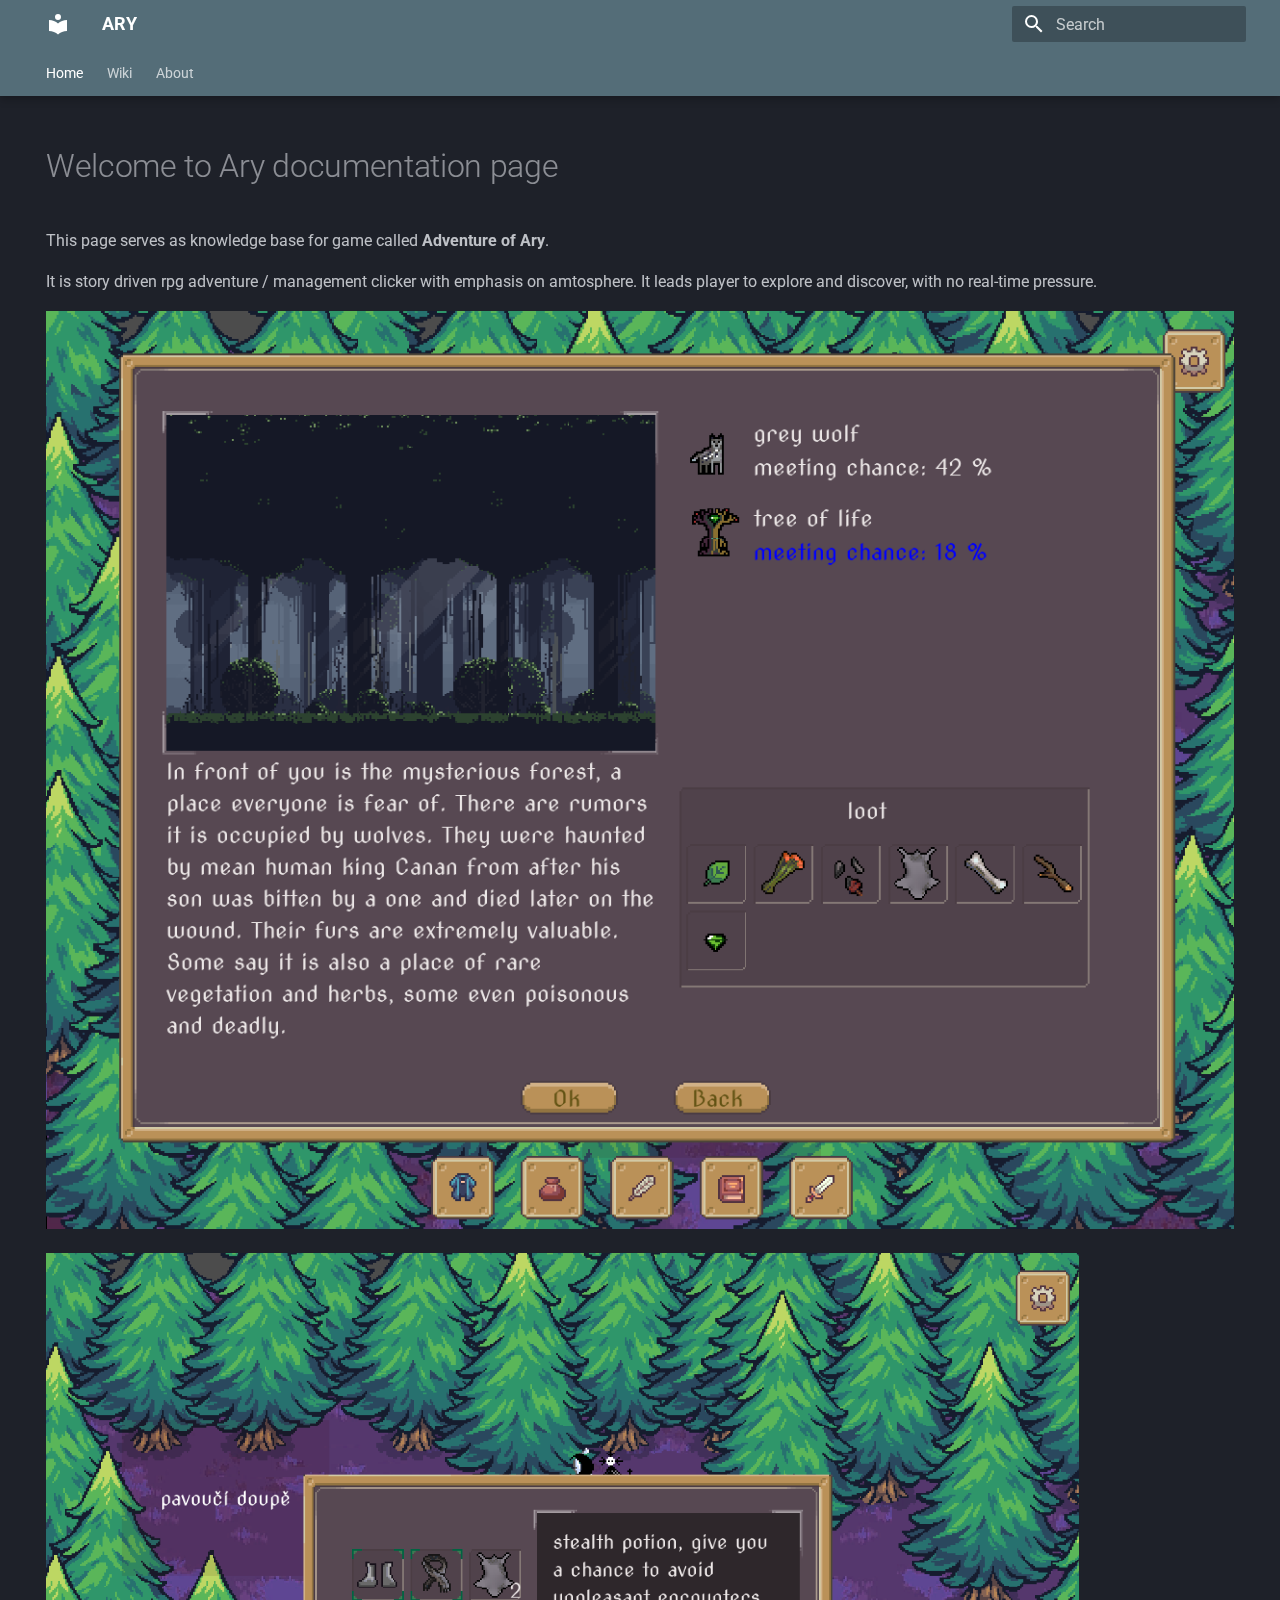
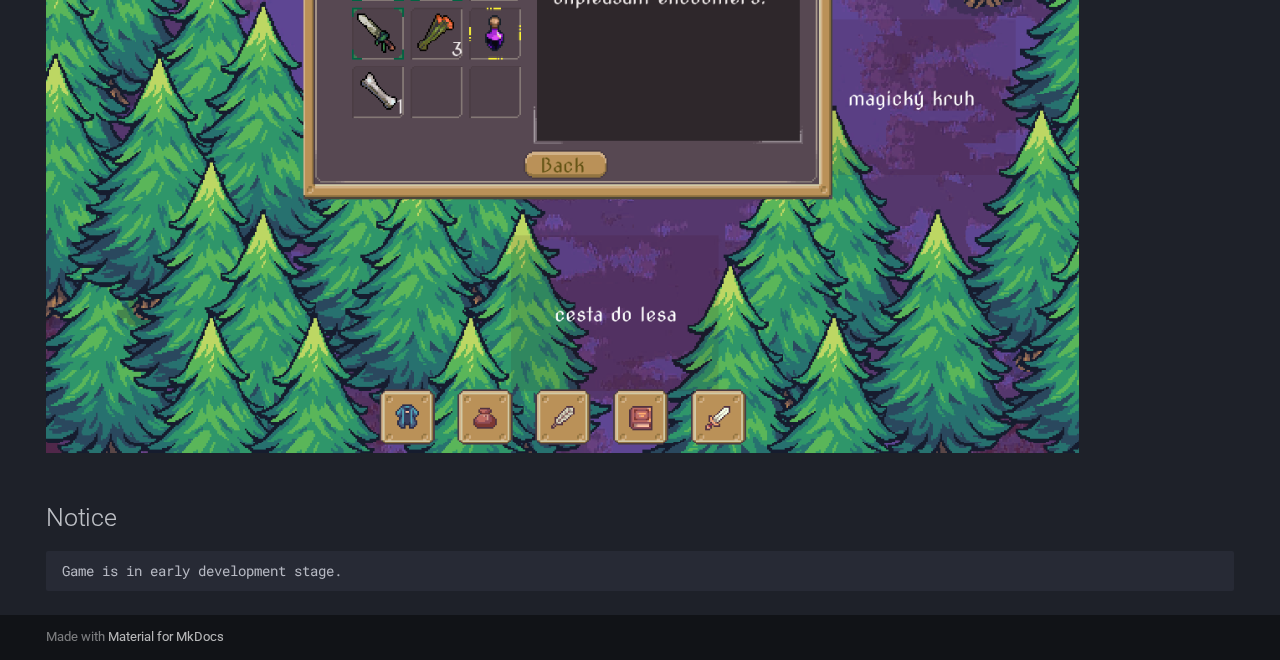
<file: index.html>
<!doctype html>
<html lang="en" class="no-js">
  <head>
    
      <meta charset="utf-8">
      <meta name="viewport" content="width=device-width,initial-scale=1">
      
        <meta name="description" content="Ary documentation">
      
      
      
        <link rel="canonical" href="https://sitename.example/">
      
      
      
        <link rel="next" href="pages/controls/">
      
      
      <link rel="icon" href="assets/images/favicon.png">
      <meta name="generator" content="mkdocs-1.6.1, mkdocs-material-9.6.21">
    
    
      
        <title>ARY</title>
      
    
    
      <link rel="stylesheet" href="assets/stylesheets/main.2a3383ac.min.css">
      
        
        <link rel="stylesheet" href="assets/stylesheets/palette.06af60db.min.css">
      
      


    
    
      
    
    
      
        
        
        <link rel="preconnect" href="https://fonts.gstatic.com" crossorigin>
        <link rel="stylesheet" href="https://fonts.googleapis.com/css?family=Roboto:300,300i,400,400i,700,700i%7CRoboto+Mono:400,400i,700,700i&display=fallback">
        <style>:root{--md-text-font:"Roboto";--md-code-font:"Roboto Mono"}</style>
      
    
    
    <script>__md_scope=new URL(".",location),__md_hash=e=>[...e].reduce(((e,_)=>(e<<5)-e+_.charCodeAt(0)),0),__md_get=(e,_=localStorage,t=__md_scope)=>JSON.parse(_.getItem(t.pathname+"."+e)),__md_set=(e,_,t=localStorage,a=__md_scope)=>{try{t.setItem(a.pathname+"."+e,JSON.stringify(_))}catch(e){}}</script>
    
      

    
    
    
  </head>
  
  
    
    
      
    
    
    
    
    <body dir="ltr" data-md-color-scheme="slate" data-md-color-primary="blue-grey" data-md-color-accent="deep-purple">
  
    
    <input class="md-toggle" data-md-toggle="drawer" type="checkbox" id="__drawer" autocomplete="off">
    <input class="md-toggle" data-md-toggle="search" type="checkbox" id="__search" autocomplete="off">
    <label class="md-overlay" for="__drawer"></label>
    <div data-md-component="skip">
      
        
        <a href="#welcome-to-ary-documentation-page" class="md-skip">
          Skip to content
        </a>
      
    </div>
    <div data-md-component="announce">
      
    </div>
    
    
      

  

<header class="md-header md-header--shadow md-header--lifted" data-md-component="header">
  <nav class="md-header__inner md-grid" aria-label="Header">
    <a href="." title="ARY" class="md-header__button md-logo" aria-label="ARY" data-md-component="logo">
      
  
  <svg xmlns="http://www.w3.org/2000/svg" viewBox="0 0 24 24"><path d="M12 8a3 3 0 0 0 3-3 3 3 0 0 0-3-3 3 3 0 0 0-3 3 3 3 0 0 0 3 3m0 3.54C9.64 9.35 6.5 8 3 8v11c3.5 0 6.64 1.35 9 3.54 2.36-2.19 5.5-3.54 9-3.54V8c-3.5 0-6.64 1.35-9 3.54"/></svg>

    </a>
    <label class="md-header__button md-icon" for="__drawer">
      
      <svg xmlns="http://www.w3.org/2000/svg" viewBox="0 0 24 24"><path d="M3 6h18v2H3zm0 5h18v2H3zm0 5h18v2H3z"/></svg>
    </label>
    <div class="md-header__title" data-md-component="header-title">
      <div class="md-header__ellipsis">
        <div class="md-header__topic">
          <span class="md-ellipsis">
            ARY
          </span>
        </div>
        <div class="md-header__topic" data-md-component="header-topic">
          <span class="md-ellipsis">
            
              Home
            
          </span>
        </div>
      </div>
    </div>
    
      
        <form class="md-header__option" data-md-component="palette">
  
    
    
    
    <input class="md-option" data-md-color-media="" data-md-color-scheme="slate" data-md-color-primary="blue-grey" data-md-color-accent="deep-purple"  aria-hidden="true"  type="radio" name="__palette" id="__palette_0">
    
  
</form>
      
    
    
      <script>var palette=__md_get("__palette");if(palette&&palette.color){if("(prefers-color-scheme)"===palette.color.media){var media=matchMedia("(prefers-color-scheme: light)"),input=document.querySelector(media.matches?"[data-md-color-media='(prefers-color-scheme: light)']":"[data-md-color-media='(prefers-color-scheme: dark)']");palette.color.media=input.getAttribute("data-md-color-media"),palette.color.scheme=input.getAttribute("data-md-color-scheme"),palette.color.primary=input.getAttribute("data-md-color-primary"),palette.color.accent=input.getAttribute("data-md-color-accent")}for(var[key,value]of Object.entries(palette.color))document.body.setAttribute("data-md-color-"+key,value)}</script>
    
    
    
      
      
        <label class="md-header__button md-icon" for="__search">
          
          <svg xmlns="http://www.w3.org/2000/svg" viewBox="0 0 24 24"><path d="M9.5 3A6.5 6.5 0 0 1 16 9.5c0 1.61-.59 3.09-1.56 4.23l.27.27h.79l5 5-1.5 1.5-5-5v-.79l-.27-.27A6.52 6.52 0 0 1 9.5 16 6.5 6.5 0 0 1 3 9.5 6.5 6.5 0 0 1 9.5 3m0 2C7 5 5 7 5 9.5S7 14 9.5 14 14 12 14 9.5 12 5 9.5 5"/></svg>
        </label>
        <div class="md-search" data-md-component="search" role="dialog">
  <label class="md-search__overlay" for="__search"></label>
  <div class="md-search__inner" role="search">
    <form class="md-search__form" name="search">
      <input type="text" class="md-search__input" name="query" aria-label="Search" placeholder="Search" autocapitalize="off" autocorrect="off" autocomplete="off" spellcheck="false" data-md-component="search-query" required>
      <label class="md-search__icon md-icon" for="__search">
        
        <svg xmlns="http://www.w3.org/2000/svg" viewBox="0 0 24 24"><path d="M9.5 3A6.5 6.5 0 0 1 16 9.5c0 1.61-.59 3.09-1.56 4.23l.27.27h.79l5 5-1.5 1.5-5-5v-.79l-.27-.27A6.52 6.52 0 0 1 9.5 16 6.5 6.5 0 0 1 3 9.5 6.5 6.5 0 0 1 9.5 3m0 2C7 5 5 7 5 9.5S7 14 9.5 14 14 12 14 9.5 12 5 9.5 5"/></svg>
        
        <svg xmlns="http://www.w3.org/2000/svg" viewBox="0 0 24 24"><path d="M20 11v2H8l5.5 5.5-1.42 1.42L4.16 12l7.92-7.92L13.5 5.5 8 11z"/></svg>
      </label>
      <nav class="md-search__options" aria-label="Search">
        
        <button type="reset" class="md-search__icon md-icon" title="Clear" aria-label="Clear" tabindex="-1">
          
          <svg xmlns="http://www.w3.org/2000/svg" viewBox="0 0 24 24"><path d="M19 6.41 17.59 5 12 10.59 6.41 5 5 6.41 10.59 12 5 17.59 6.41 19 12 13.41 17.59 19 19 17.59 13.41 12z"/></svg>
        </button>
      </nav>
      
    </form>
    <div class="md-search__output">
      <div class="md-search__scrollwrap" tabindex="0" data-md-scrollfix>
        <div class="md-search-result" data-md-component="search-result">
          <div class="md-search-result__meta">
            Initializing search
          </div>
          <ol class="md-search-result__list" role="presentation"></ol>
        </div>
      </div>
    </div>
  </div>
</div>
      
    
    
  </nav>
  
    
      
<nav class="md-tabs" aria-label="Tabs" data-md-component="tabs">
  <div class="md-grid">
    <ul class="md-tabs__list">
      
        
  
  
  
    
  
  
    <li class="md-tabs__item md-tabs__item--active">
      <a href="." class="md-tabs__link">
        
  
  
    
  
  Home

      </a>
    </li>
  

      
        
  
  
  
  
    
    
      
  
  
  
  
    
    
      <li class="md-tabs__item">
        <a href="pages/controls/" class="md-tabs__link">
          
  
  
  Wiki

        </a>
      </li>
    
  

    
  

      
        
  
  
  
  
    <li class="md-tabs__item">
      <a href="pages/about/" class="md-tabs__link">
        
  
  
    
  
  About

      </a>
    </li>
  

      
    </ul>
  </div>
</nav>
    
  
</header>
    
    <div class="md-container" data-md-component="container">
      
      
        
      
      <main class="md-main" data-md-component="main">
        <div class="md-main__inner md-grid">
          
            
              
                
              
              <div class="md-sidebar md-sidebar--primary" data-md-component="sidebar" data-md-type="navigation" hidden>
                <div class="md-sidebar__scrollwrap">
                  <div class="md-sidebar__inner">
                    


  


<nav class="md-nav md-nav--primary md-nav--lifted" aria-label="Navigation" data-md-level="0">
  <label class="md-nav__title" for="__drawer">
    <a href="." title="ARY" class="md-nav__button md-logo" aria-label="ARY" data-md-component="logo">
      
  
  <svg xmlns="http://www.w3.org/2000/svg" viewBox="0 0 24 24"><path d="M12 8a3 3 0 0 0 3-3 3 3 0 0 0-3-3 3 3 0 0 0-3 3 3 3 0 0 0 3 3m0 3.54C9.64 9.35 6.5 8 3 8v11c3.5 0 6.64 1.35 9 3.54 2.36-2.19 5.5-3.54 9-3.54V8c-3.5 0-6.64 1.35-9 3.54"/></svg>

    </a>
    ARY
  </label>
  
  <ul class="md-nav__list" data-md-scrollfix>
    
      
      
  
  
    
  
  
  
    <li class="md-nav__item md-nav__item--active">
      
      <input class="md-nav__toggle md-toggle" type="checkbox" id="__toc">
      
      
        
      
      
        <label class="md-nav__link md-nav__link--active" for="__toc">
          
  
  
  <span class="md-ellipsis">
    Home
    
  </span>
  

          <span class="md-nav__icon md-icon"></span>
        </label>
      
      <a href="." class="md-nav__link md-nav__link--active">
        
  
  
  <span class="md-ellipsis">
    Home
    
  </span>
  

      </a>
      
        

<nav class="md-nav md-nav--secondary" aria-label="Table of contents">
  
  
  
    
  
  
    <label class="md-nav__title" for="__toc">
      <span class="md-nav__icon md-icon"></span>
      Table of contents
    </label>
    <ul class="md-nav__list" data-md-component="toc" data-md-scrollfix>
      
        <li class="md-nav__item">
  <a href="#notice" class="md-nav__link">
    <span class="md-ellipsis">
      Notice
    </span>
  </a>
  
</li>
      
    </ul>
  
</nav>
      
    </li>
  

    
      
      
  
  
  
  
    
    
    
    
      
      
    
    
    <li class="md-nav__item md-nav__item--nested">
      
        
        
        <input class="md-nav__toggle md-toggle " type="checkbox" id="__nav_2" >
        
          
          <label class="md-nav__link" for="__nav_2" id="__nav_2_label" tabindex="0">
            
  
  
  <span class="md-ellipsis">
    Wiki
    
  </span>
  

            <span class="md-nav__icon md-icon"></span>
          </label>
        
        <nav class="md-nav" data-md-level="1" aria-labelledby="__nav_2_label" aria-expanded="false">
          <label class="md-nav__title" for="__nav_2">
            <span class="md-nav__icon md-icon"></span>
            Wiki
          </label>
          <ul class="md-nav__list" data-md-scrollfix>
            
              
                
  
  
  
  
    
    
    
    
      
      
    
    
    <li class="md-nav__item md-nav__item--nested">
      
        
        
        <input class="md-nav__toggle md-toggle " type="checkbox" id="__nav_2_1" >
        
          
          <label class="md-nav__link" for="__nav_2_1" id="__nav_2_1_label" tabindex="0">
            
  
  
  <span class="md-ellipsis">
    Essentials
    
  </span>
  

            <span class="md-nav__icon md-icon"></span>
          </label>
        
        <nav class="md-nav" data-md-level="2" aria-labelledby="__nav_2_1_label" aria-expanded="false">
          <label class="md-nav__title" for="__nav_2_1">
            <span class="md-nav__icon md-icon"></span>
            Essentials
          </label>
          <ul class="md-nav__list" data-md-scrollfix>
            
              
                
  
  
  
  
    <li class="md-nav__item">
      <a href="pages/controls/" class="md-nav__link">
        
  
  
  <span class="md-ellipsis">
    Controls
    
  </span>
  

      </a>
    </li>
  

              
            
              
                
  
  
  
  
    <li class="md-nav__item">
      <a href="pages/skills/" class="md-nav__link">
        
  
  
  <span class="md-ellipsis">
    Skills
    
  </span>
  

      </a>
    </li>
  

              
            
              
                
  
  
  
  
    <li class="md-nav__item">
      <a href="pages/crafting/" class="md-nav__link">
        
  
  
  <span class="md-ellipsis">
    Crafting
    
  </span>
  

      </a>
    </li>
  

              
            
              
                
  
  
  
  
    <li class="md-nav__item">
      <a href="pages/quests/" class="md-nav__link">
        
  
  
  <span class="md-ellipsis">
    Quests
    
  </span>
  

      </a>
    </li>
  

              
            
              
                
  
  
  
  
    <li class="md-nav__item">
      <a href="pages/enemies/" class="md-nav__link">
        
  
  
  <span class="md-ellipsis">
    Enemies
    
  </span>
  

      </a>
    </li>
  

              
            
              
                
  
  
  
  
    <li class="md-nav__item">
      <a href="pages/death/" class="md-nav__link">
        
  
  
  <span class="md-ellipsis">
    Death
    
  </span>
  

      </a>
    </li>
  

              
            
              
                
  
  
  
  
    <li class="md-nav__item">
      <a href="pages/lore/" class="md-nav__link">
        
  
  
  <span class="md-ellipsis">
    Lore
    
  </span>
  

      </a>
    </li>
  

              
            
              
                
  
  
  
  
    <li class="md-nav__item">
      <a href="pages/special_effects/" class="md-nav__link">
        
  
  
  <span class="md-ellipsis">
    Special effects
    
  </span>
  

      </a>
    </li>
  

              
            
          </ul>
        </nav>
      
    </li>
  

              
            
          </ul>
        </nav>
      
    </li>
  

    
      
      
  
  
  
  
    <li class="md-nav__item">
      <a href="pages/about/" class="md-nav__link">
        
  
  
  <span class="md-ellipsis">
    About
    
  </span>
  

      </a>
    </li>
  

    
  </ul>
</nav>
                  </div>
                </div>
              </div>
            
            
              
                
              
              <div class="md-sidebar md-sidebar--secondary" data-md-component="sidebar" data-md-type="toc" hidden>
                <div class="md-sidebar__scrollwrap">
                  <div class="md-sidebar__inner">
                    

<nav class="md-nav md-nav--secondary" aria-label="Table of contents">
  
  
  
    
  
  
    <label class="md-nav__title" for="__toc">
      <span class="md-nav__icon md-icon"></span>
      Table of contents
    </label>
    <ul class="md-nav__list" data-md-component="toc" data-md-scrollfix>
      
        <li class="md-nav__item">
  <a href="#notice" class="md-nav__link">
    <span class="md-ellipsis">
      Notice
    </span>
  </a>
  
</li>
      
    </ul>
  
</nav>
                  </div>
                </div>
              </div>
            
          
          
            <div class="md-content" data-md-component="content">
              <article class="md-content__inner md-typeset">
                
                  
  




<h1 id="welcome-to-ary-documentation-page">Welcome to Ary documentation page</h1>
<p>This page serves as knowledge base for game called <strong>Adventure of Ary</strong>.</p>
<p>It is story driven rpg adventure / management clicker with emphasis on amtosphere. It leads player to explore and discover, with no real-time pressure.</p>
<p><img alt="Screenshot1" src="assets/forest.png" /></p>
<p><img alt="Screenshot2" src="assets/inventory.png" /></p>
<h2 id="notice">Notice</h2>
<pre><code>Game is in early development stage.
</code></pre>







  
  




  



                
              </article>
            </div>
          
          
<script>var target=document.getElementById(location.hash.slice(1));target&&target.name&&(target.checked=target.name.startsWith("__tabbed_"))</script>
        </div>
        
      </main>
      
        <footer class="md-footer">
  
  <div class="md-footer-meta md-typeset">
    <div class="md-footer-meta__inner md-grid">
      <div class="md-copyright">
  
  
    Made with
    <a href="https://squidfunk.github.io/mkdocs-material/" target="_blank" rel="noopener">
      Material for MkDocs
    </a>
  
</div>
      
    </div>
  </div>
</footer>
      
    </div>
    <div class="md-dialog" data-md-component="dialog">
      <div class="md-dialog__inner md-typeset"></div>
    </div>
    
      <div class="md-progress" data-md-component="progress" role="progressbar"></div>
    
    
    
      
      <script id="__config" type="application/json">{"base": ".", "features": ["navigation.instant", "navigation.instant.prefetch", "navigation.instant.progress", "navigation.tracking", "navigation.tabs", "navigation.tabs.sticky", "toc.follow"], "search": "assets/javascripts/workers/search.973d3a69.min.js", "tags": null, "translations": {"clipboard.copied": "Copied to clipboard", "clipboard.copy": "Copy to clipboard", "search.result.more.one": "1 more on this page", "search.result.more.other": "# more on this page", "search.result.none": "No matching documents", "search.result.one": "1 matching document", "search.result.other": "# matching documents", "search.result.placeholder": "Type to start searching", "search.result.term.missing": "Missing", "select.version": "Select version"}, "version": null}</script>
    
    
      <script src="assets/javascripts/bundle.f55a23d4.min.js"></script>
      
    
  </body>
</html>
</file>
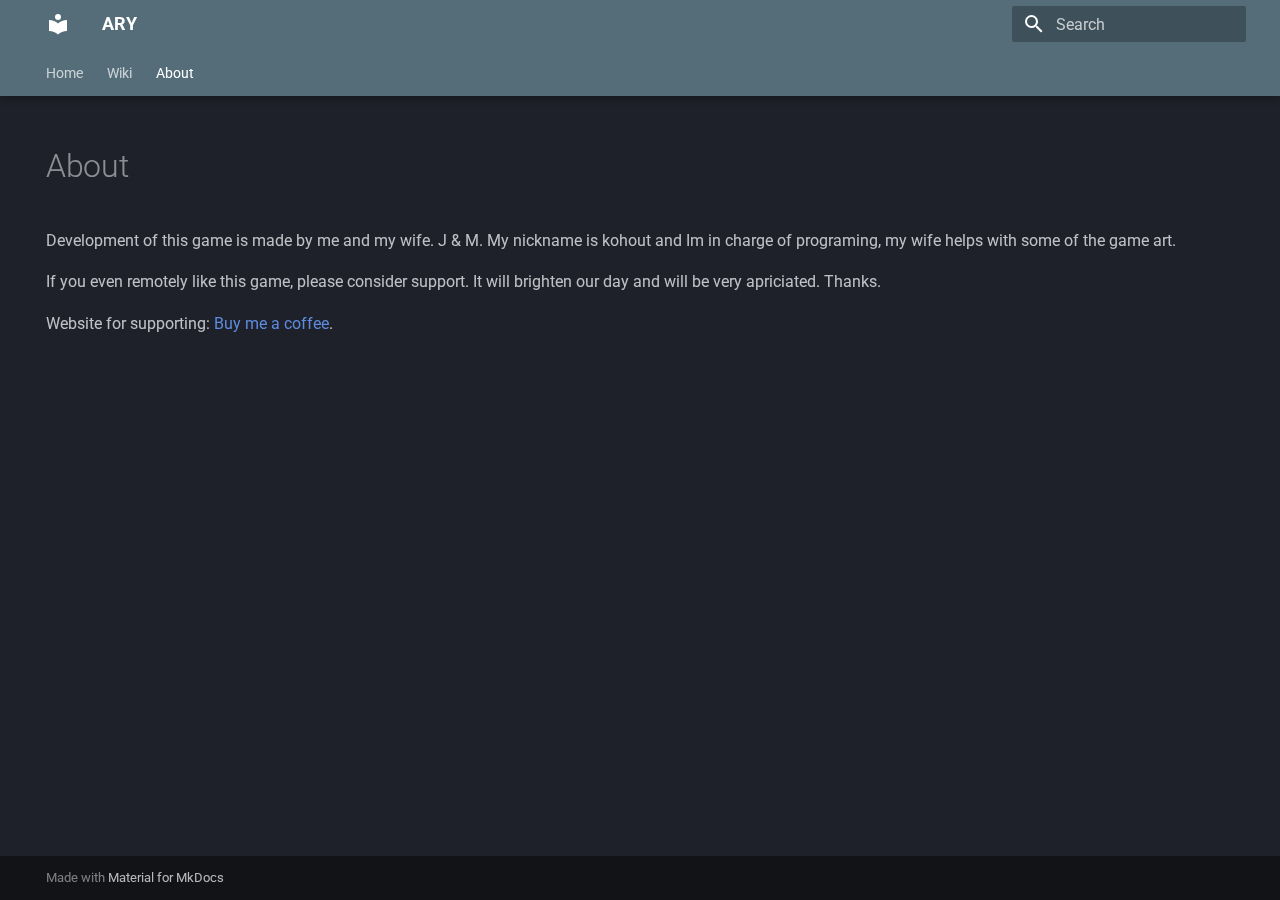
<file: pages/about/index.html>
<!doctype html>
<html lang="en" class="no-js">
  <head>
    
      <meta charset="utf-8">
      <meta name="viewport" content="width=device-width,initial-scale=1">
      
        <meta name="description" content="Ary documentation">
      
      
      
        <link rel="canonical" href="https://sitename.example/pages/about/">
      
      
        <link rel="prev" href="../special_effects/">
      
      
      
      <link rel="icon" href="../../assets/images/favicon.png">
      <meta name="generator" content="mkdocs-1.6.1, mkdocs-material-9.6.21">
    
    
      
        <title>About - ARY</title>
      
    
    
      <link rel="stylesheet" href="../../assets/stylesheets/main.2a3383ac.min.css">
      
        
        <link rel="stylesheet" href="../../assets/stylesheets/palette.06af60db.min.css">
      
      


    
    
      
    
    
      
        
        
        <link rel="preconnect" href="https://fonts.gstatic.com" crossorigin>
        <link rel="stylesheet" href="https://fonts.googleapis.com/css?family=Roboto:300,300i,400,400i,700,700i%7CRoboto+Mono:400,400i,700,700i&display=fallback">
        <style>:root{--md-text-font:"Roboto";--md-code-font:"Roboto Mono"}</style>
      
    
    
    <script>__md_scope=new URL("../..",location),__md_hash=e=>[...e].reduce(((e,_)=>(e<<5)-e+_.charCodeAt(0)),0),__md_get=(e,_=localStorage,t=__md_scope)=>JSON.parse(_.getItem(t.pathname+"."+e)),__md_set=(e,_,t=localStorage,a=__md_scope)=>{try{t.setItem(a.pathname+"."+e,JSON.stringify(_))}catch(e){}}</script>
    
      

    
    
    
  </head>
  
  
    
    
      
    
    
    
    
    <body dir="ltr" data-md-color-scheme="slate" data-md-color-primary="blue-grey" data-md-color-accent="deep-purple">
  
    
    <input class="md-toggle" data-md-toggle="drawer" type="checkbox" id="__drawer" autocomplete="off">
    <input class="md-toggle" data-md-toggle="search" type="checkbox" id="__search" autocomplete="off">
    <label class="md-overlay" for="__drawer"></label>
    <div data-md-component="skip">
      
        
        <a href="#about" class="md-skip">
          Skip to content
        </a>
      
    </div>
    <div data-md-component="announce">
      
    </div>
    
    
      

  

<header class="md-header md-header--shadow md-header--lifted" data-md-component="header">
  <nav class="md-header__inner md-grid" aria-label="Header">
    <a href="../.." title="ARY" class="md-header__button md-logo" aria-label="ARY" data-md-component="logo">
      
  
  <svg xmlns="http://www.w3.org/2000/svg" viewBox="0 0 24 24"><path d="M12 8a3 3 0 0 0 3-3 3 3 0 0 0-3-3 3 3 0 0 0-3 3 3 3 0 0 0 3 3m0 3.54C9.64 9.35 6.5 8 3 8v11c3.5 0 6.64 1.35 9 3.54 2.36-2.19 5.5-3.54 9-3.54V8c-3.5 0-6.64 1.35-9 3.54"/></svg>

    </a>
    <label class="md-header__button md-icon" for="__drawer">
      
      <svg xmlns="http://www.w3.org/2000/svg" viewBox="0 0 24 24"><path d="M3 6h18v2H3zm0 5h18v2H3zm0 5h18v2H3z"/></svg>
    </label>
    <div class="md-header__title" data-md-component="header-title">
      <div class="md-header__ellipsis">
        <div class="md-header__topic">
          <span class="md-ellipsis">
            ARY
          </span>
        </div>
        <div class="md-header__topic" data-md-component="header-topic">
          <span class="md-ellipsis">
            
              About
            
          </span>
        </div>
      </div>
    </div>
    
      
        <form class="md-header__option" data-md-component="palette">
  
    
    
    
    <input class="md-option" data-md-color-media="" data-md-color-scheme="slate" data-md-color-primary="blue-grey" data-md-color-accent="deep-purple"  aria-hidden="true"  type="radio" name="__palette" id="__palette_0">
    
  
</form>
      
    
    
      <script>var palette=__md_get("__palette");if(palette&&palette.color){if("(prefers-color-scheme)"===palette.color.media){var media=matchMedia("(prefers-color-scheme: light)"),input=document.querySelector(media.matches?"[data-md-color-media='(prefers-color-scheme: light)']":"[data-md-color-media='(prefers-color-scheme: dark)']");palette.color.media=input.getAttribute("data-md-color-media"),palette.color.scheme=input.getAttribute("data-md-color-scheme"),palette.color.primary=input.getAttribute("data-md-color-primary"),palette.color.accent=input.getAttribute("data-md-color-accent")}for(var[key,value]of Object.entries(palette.color))document.body.setAttribute("data-md-color-"+key,value)}</script>
    
    
    
      
      
        <label class="md-header__button md-icon" for="__search">
          
          <svg xmlns="http://www.w3.org/2000/svg" viewBox="0 0 24 24"><path d="M9.5 3A6.5 6.5 0 0 1 16 9.5c0 1.61-.59 3.09-1.56 4.23l.27.27h.79l5 5-1.5 1.5-5-5v-.79l-.27-.27A6.52 6.52 0 0 1 9.5 16 6.5 6.5 0 0 1 3 9.5 6.5 6.5 0 0 1 9.5 3m0 2C7 5 5 7 5 9.5S7 14 9.5 14 14 12 14 9.5 12 5 9.5 5"/></svg>
        </label>
        <div class="md-search" data-md-component="search" role="dialog">
  <label class="md-search__overlay" for="__search"></label>
  <div class="md-search__inner" role="search">
    <form class="md-search__form" name="search">
      <input type="text" class="md-search__input" name="query" aria-label="Search" placeholder="Search" autocapitalize="off" autocorrect="off" autocomplete="off" spellcheck="false" data-md-component="search-query" required>
      <label class="md-search__icon md-icon" for="__search">
        
        <svg xmlns="http://www.w3.org/2000/svg" viewBox="0 0 24 24"><path d="M9.5 3A6.5 6.5 0 0 1 16 9.5c0 1.61-.59 3.09-1.56 4.23l.27.27h.79l5 5-1.5 1.5-5-5v-.79l-.27-.27A6.52 6.52 0 0 1 9.5 16 6.5 6.5 0 0 1 3 9.5 6.5 6.5 0 0 1 9.5 3m0 2C7 5 5 7 5 9.5S7 14 9.5 14 14 12 14 9.5 12 5 9.5 5"/></svg>
        
        <svg xmlns="http://www.w3.org/2000/svg" viewBox="0 0 24 24"><path d="M20 11v2H8l5.5 5.5-1.42 1.42L4.16 12l7.92-7.92L13.5 5.5 8 11z"/></svg>
      </label>
      <nav class="md-search__options" aria-label="Search">
        
        <button type="reset" class="md-search__icon md-icon" title="Clear" aria-label="Clear" tabindex="-1">
          
          <svg xmlns="http://www.w3.org/2000/svg" viewBox="0 0 24 24"><path d="M19 6.41 17.59 5 12 10.59 6.41 5 5 6.41 10.59 12 5 17.59 6.41 19 12 13.41 17.59 19 19 17.59 13.41 12z"/></svg>
        </button>
      </nav>
      
    </form>
    <div class="md-search__output">
      <div class="md-search__scrollwrap" tabindex="0" data-md-scrollfix>
        <div class="md-search-result" data-md-component="search-result">
          <div class="md-search-result__meta">
            Initializing search
          </div>
          <ol class="md-search-result__list" role="presentation"></ol>
        </div>
      </div>
    </div>
  </div>
</div>
      
    
    
  </nav>
  
    
      
<nav class="md-tabs" aria-label="Tabs" data-md-component="tabs">
  <div class="md-grid">
    <ul class="md-tabs__list">
      
        
  
  
  
  
    <li class="md-tabs__item">
      <a href="../.." class="md-tabs__link">
        
  
  
    
  
  Home

      </a>
    </li>
  

      
        
  
  
  
  
    
    
      
  
  
  
  
    
    
      <li class="md-tabs__item">
        <a href="../controls/" class="md-tabs__link">
          
  
  
  Wiki

        </a>
      </li>
    
  

    
  

      
        
  
  
  
    
  
  
    <li class="md-tabs__item md-tabs__item--active">
      <a href="./" class="md-tabs__link">
        
  
  
    
  
  About

      </a>
    </li>
  

      
    </ul>
  </div>
</nav>
    
  
</header>
    
    <div class="md-container" data-md-component="container">
      
      
        
      
      <main class="md-main" data-md-component="main">
        <div class="md-main__inner md-grid">
          
            
              
                
              
              <div class="md-sidebar md-sidebar--primary" data-md-component="sidebar" data-md-type="navigation" hidden>
                <div class="md-sidebar__scrollwrap">
                  <div class="md-sidebar__inner">
                    


  


<nav class="md-nav md-nav--primary md-nav--lifted" aria-label="Navigation" data-md-level="0">
  <label class="md-nav__title" for="__drawer">
    <a href="../.." title="ARY" class="md-nav__button md-logo" aria-label="ARY" data-md-component="logo">
      
  
  <svg xmlns="http://www.w3.org/2000/svg" viewBox="0 0 24 24"><path d="M12 8a3 3 0 0 0 3-3 3 3 0 0 0-3-3 3 3 0 0 0-3 3 3 3 0 0 0 3 3m0 3.54C9.64 9.35 6.5 8 3 8v11c3.5 0 6.64 1.35 9 3.54 2.36-2.19 5.5-3.54 9-3.54V8c-3.5 0-6.64 1.35-9 3.54"/></svg>

    </a>
    ARY
  </label>
  
  <ul class="md-nav__list" data-md-scrollfix>
    
      
      
  
  
  
  
    <li class="md-nav__item">
      <a href="../.." class="md-nav__link">
        
  
  
  <span class="md-ellipsis">
    Home
    
  </span>
  

      </a>
    </li>
  

    
      
      
  
  
  
  
    
    
    
    
      
      
    
    
    <li class="md-nav__item md-nav__item--nested">
      
        
        
        <input class="md-nav__toggle md-toggle " type="checkbox" id="__nav_2" >
        
          
          <label class="md-nav__link" for="__nav_2" id="__nav_2_label" tabindex="0">
            
  
  
  <span class="md-ellipsis">
    Wiki
    
  </span>
  

            <span class="md-nav__icon md-icon"></span>
          </label>
        
        <nav class="md-nav" data-md-level="1" aria-labelledby="__nav_2_label" aria-expanded="false">
          <label class="md-nav__title" for="__nav_2">
            <span class="md-nav__icon md-icon"></span>
            Wiki
          </label>
          <ul class="md-nav__list" data-md-scrollfix>
            
              
                
  
  
  
  
    
    
    
    
      
      
    
    
    <li class="md-nav__item md-nav__item--nested">
      
        
        
        <input class="md-nav__toggle md-toggle " type="checkbox" id="__nav_2_1" >
        
          
          <label class="md-nav__link" for="__nav_2_1" id="__nav_2_1_label" tabindex="0">
            
  
  
  <span class="md-ellipsis">
    Essentials
    
  </span>
  

            <span class="md-nav__icon md-icon"></span>
          </label>
        
        <nav class="md-nav" data-md-level="2" aria-labelledby="__nav_2_1_label" aria-expanded="false">
          <label class="md-nav__title" for="__nav_2_1">
            <span class="md-nav__icon md-icon"></span>
            Essentials
          </label>
          <ul class="md-nav__list" data-md-scrollfix>
            
              
                
  
  
  
  
    <li class="md-nav__item">
      <a href="../controls/" class="md-nav__link">
        
  
  
  <span class="md-ellipsis">
    Controls
    
  </span>
  

      </a>
    </li>
  

              
            
              
                
  
  
  
  
    <li class="md-nav__item">
      <a href="../skills/" class="md-nav__link">
        
  
  
  <span class="md-ellipsis">
    Skills
    
  </span>
  

      </a>
    </li>
  

              
            
              
                
  
  
  
  
    <li class="md-nav__item">
      <a href="../crafting/" class="md-nav__link">
        
  
  
  <span class="md-ellipsis">
    Crafting
    
  </span>
  

      </a>
    </li>
  

              
            
              
                
  
  
  
  
    <li class="md-nav__item">
      <a href="../quests/" class="md-nav__link">
        
  
  
  <span class="md-ellipsis">
    Quests
    
  </span>
  

      </a>
    </li>
  

              
            
              
                
  
  
  
  
    <li class="md-nav__item">
      <a href="../enemies/" class="md-nav__link">
        
  
  
  <span class="md-ellipsis">
    Enemies
    
  </span>
  

      </a>
    </li>
  

              
            
              
                
  
  
  
  
    <li class="md-nav__item">
      <a href="../death/" class="md-nav__link">
        
  
  
  <span class="md-ellipsis">
    Death
    
  </span>
  

      </a>
    </li>
  

              
            
              
                
  
  
  
  
    <li class="md-nav__item">
      <a href="../lore/" class="md-nav__link">
        
  
  
  <span class="md-ellipsis">
    Lore
    
  </span>
  

      </a>
    </li>
  

              
            
              
                
  
  
  
  
    <li class="md-nav__item">
      <a href="../special_effects/" class="md-nav__link">
        
  
  
  <span class="md-ellipsis">
    Special effects
    
  </span>
  

      </a>
    </li>
  

              
            
          </ul>
        </nav>
      
    </li>
  

              
            
          </ul>
        </nav>
      
    </li>
  

    
      
      
  
  
    
  
  
  
    <li class="md-nav__item md-nav__item--active">
      
      <input class="md-nav__toggle md-toggle" type="checkbox" id="__toc">
      
      
        
      
      
      <a href="./" class="md-nav__link md-nav__link--active">
        
  
  
  <span class="md-ellipsis">
    About
    
  </span>
  

      </a>
      
    </li>
  

    
  </ul>
</nav>
                  </div>
                </div>
              </div>
            
            
              
                
              
              <div class="md-sidebar md-sidebar--secondary" data-md-component="sidebar" data-md-type="toc" hidden>
                <div class="md-sidebar__scrollwrap">
                  <div class="md-sidebar__inner">
                    

<nav class="md-nav md-nav--secondary" aria-label="Table of contents">
  
  
  
    
  
  
</nav>
                  </div>
                </div>
              </div>
            
          
          
            <div class="md-content" data-md-component="content">
              <article class="md-content__inner md-typeset">
                
                  
  




<h1 id="about">About</h1>
<p>Development of this game is made by me and my wife. J &amp; M. My nickname is kohout and Im in charge of programing, my wife helps with some of the game art.</p>
<p>If you even remotely like this game, please consider support. It will brighten our day and will be very apriciated. Thanks.</p>
<p>Website for supporting: <a href="https://buymeacoffee.com/kohout">Buy me a coffee</a>.</p>







  
  




  



                
              </article>
            </div>
          
          
<script>var target=document.getElementById(location.hash.slice(1));target&&target.name&&(target.checked=target.name.startsWith("__tabbed_"))</script>
        </div>
        
      </main>
      
        <footer class="md-footer">
  
  <div class="md-footer-meta md-typeset">
    <div class="md-footer-meta__inner md-grid">
      <div class="md-copyright">
  
  
    Made with
    <a href="https://squidfunk.github.io/mkdocs-material/" target="_blank" rel="noopener">
      Material for MkDocs
    </a>
  
</div>
      
    </div>
  </div>
</footer>
      
    </div>
    <div class="md-dialog" data-md-component="dialog">
      <div class="md-dialog__inner md-typeset"></div>
    </div>
    
      <div class="md-progress" data-md-component="progress" role="progressbar"></div>
    
    
    
      
      <script id="__config" type="application/json">{"base": "../..", "features": ["navigation.instant", "navigation.instant.prefetch", "navigation.instant.progress", "navigation.tracking", "navigation.tabs", "navigation.tabs.sticky", "toc.follow"], "search": "../../assets/javascripts/workers/search.973d3a69.min.js", "tags": null, "translations": {"clipboard.copied": "Copied to clipboard", "clipboard.copy": "Copy to clipboard", "search.result.more.one": "1 more on this page", "search.result.more.other": "# more on this page", "search.result.none": "No matching documents", "search.result.one": "1 matching document", "search.result.other": "# matching documents", "search.result.placeholder": "Type to start searching", "search.result.term.missing": "Missing", "select.version": "Select version"}, "version": null}</script>
    
    
      <script src="../../assets/javascripts/bundle.f55a23d4.min.js"></script>
      
    
  </body>
</html>
</file>
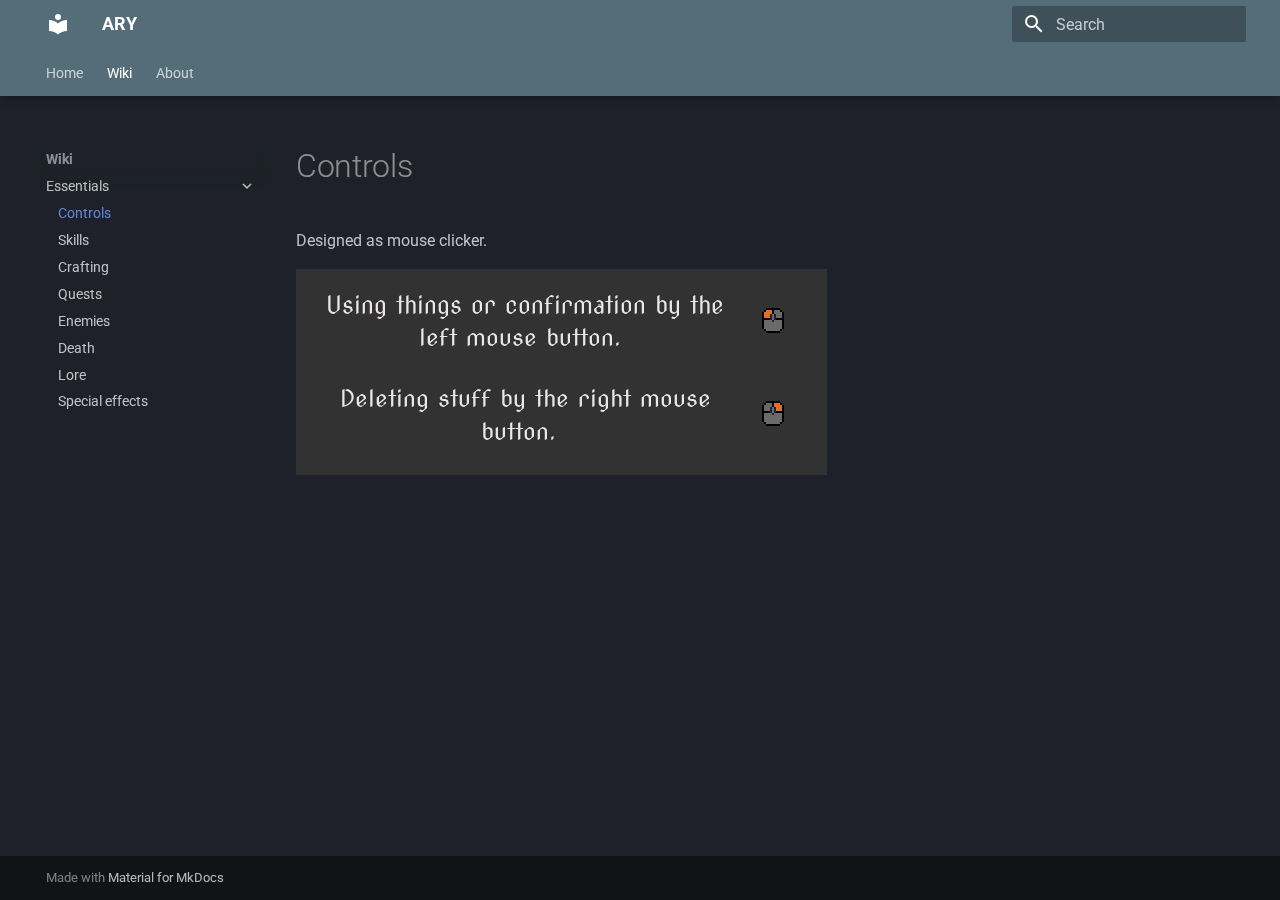
<file: pages/controls/index.html>
<!doctype html>
<html lang="en" class="no-js">
  <head>
    
      <meta charset="utf-8">
      <meta name="viewport" content="width=device-width,initial-scale=1">
      
        <meta name="description" content="Ary documentation">
      
      
      
        <link rel="canonical" href="https://sitename.example/pages/controls/">
      
      
        <link rel="prev" href="../..">
      
      
        <link rel="next" href="../skills/">
      
      
      <link rel="icon" href="../../assets/images/favicon.png">
      <meta name="generator" content="mkdocs-1.6.1, mkdocs-material-9.6.21">
    
    
      
        <title>Controls - ARY</title>
      
    
    
      <link rel="stylesheet" href="../../assets/stylesheets/main.2a3383ac.min.css">
      
        
        <link rel="stylesheet" href="../../assets/stylesheets/palette.06af60db.min.css">
      
      


    
    
      
    
    
      
        
        
        <link rel="preconnect" href="https://fonts.gstatic.com" crossorigin>
        <link rel="stylesheet" href="https://fonts.googleapis.com/css?family=Roboto:300,300i,400,400i,700,700i%7CRoboto+Mono:400,400i,700,700i&display=fallback">
        <style>:root{--md-text-font:"Roboto";--md-code-font:"Roboto Mono"}</style>
      
    
    
    <script>__md_scope=new URL("../..",location),__md_hash=e=>[...e].reduce(((e,_)=>(e<<5)-e+_.charCodeAt(0)),0),__md_get=(e,_=localStorage,t=__md_scope)=>JSON.parse(_.getItem(t.pathname+"."+e)),__md_set=(e,_,t=localStorage,a=__md_scope)=>{try{t.setItem(a.pathname+"."+e,JSON.stringify(_))}catch(e){}}</script>
    
      

    
    
    
  </head>
  
  
    
    
      
    
    
    
    
    <body dir="ltr" data-md-color-scheme="slate" data-md-color-primary="blue-grey" data-md-color-accent="deep-purple">
  
    
    <input class="md-toggle" data-md-toggle="drawer" type="checkbox" id="__drawer" autocomplete="off">
    <input class="md-toggle" data-md-toggle="search" type="checkbox" id="__search" autocomplete="off">
    <label class="md-overlay" for="__drawer"></label>
    <div data-md-component="skip">
      
        
        <a href="#controls" class="md-skip">
          Skip to content
        </a>
      
    </div>
    <div data-md-component="announce">
      
    </div>
    
    
      

  

<header class="md-header md-header--shadow md-header--lifted" data-md-component="header">
  <nav class="md-header__inner md-grid" aria-label="Header">
    <a href="../.." title="ARY" class="md-header__button md-logo" aria-label="ARY" data-md-component="logo">
      
  
  <svg xmlns="http://www.w3.org/2000/svg" viewBox="0 0 24 24"><path d="M12 8a3 3 0 0 0 3-3 3 3 0 0 0-3-3 3 3 0 0 0-3 3 3 3 0 0 0 3 3m0 3.54C9.64 9.35 6.5 8 3 8v11c3.5 0 6.64 1.35 9 3.54 2.36-2.19 5.5-3.54 9-3.54V8c-3.5 0-6.64 1.35-9 3.54"/></svg>

    </a>
    <label class="md-header__button md-icon" for="__drawer">
      
      <svg xmlns="http://www.w3.org/2000/svg" viewBox="0 0 24 24"><path d="M3 6h18v2H3zm0 5h18v2H3zm0 5h18v2H3z"/></svg>
    </label>
    <div class="md-header__title" data-md-component="header-title">
      <div class="md-header__ellipsis">
        <div class="md-header__topic">
          <span class="md-ellipsis">
            ARY
          </span>
        </div>
        <div class="md-header__topic" data-md-component="header-topic">
          <span class="md-ellipsis">
            
              Controls
            
          </span>
        </div>
      </div>
    </div>
    
      
        <form class="md-header__option" data-md-component="palette">
  
    
    
    
    <input class="md-option" data-md-color-media="" data-md-color-scheme="slate" data-md-color-primary="blue-grey" data-md-color-accent="deep-purple"  aria-hidden="true"  type="radio" name="__palette" id="__palette_0">
    
  
</form>
      
    
    
      <script>var palette=__md_get("__palette");if(palette&&palette.color){if("(prefers-color-scheme)"===palette.color.media){var media=matchMedia("(prefers-color-scheme: light)"),input=document.querySelector(media.matches?"[data-md-color-media='(prefers-color-scheme: light)']":"[data-md-color-media='(prefers-color-scheme: dark)']");palette.color.media=input.getAttribute("data-md-color-media"),palette.color.scheme=input.getAttribute("data-md-color-scheme"),palette.color.primary=input.getAttribute("data-md-color-primary"),palette.color.accent=input.getAttribute("data-md-color-accent")}for(var[key,value]of Object.entries(palette.color))document.body.setAttribute("data-md-color-"+key,value)}</script>
    
    
    
      
      
        <label class="md-header__button md-icon" for="__search">
          
          <svg xmlns="http://www.w3.org/2000/svg" viewBox="0 0 24 24"><path d="M9.5 3A6.5 6.5 0 0 1 16 9.5c0 1.61-.59 3.09-1.56 4.23l.27.27h.79l5 5-1.5 1.5-5-5v-.79l-.27-.27A6.52 6.52 0 0 1 9.5 16 6.5 6.5 0 0 1 3 9.5 6.5 6.5 0 0 1 9.5 3m0 2C7 5 5 7 5 9.5S7 14 9.5 14 14 12 14 9.5 12 5 9.5 5"/></svg>
        </label>
        <div class="md-search" data-md-component="search" role="dialog">
  <label class="md-search__overlay" for="__search"></label>
  <div class="md-search__inner" role="search">
    <form class="md-search__form" name="search">
      <input type="text" class="md-search__input" name="query" aria-label="Search" placeholder="Search" autocapitalize="off" autocorrect="off" autocomplete="off" spellcheck="false" data-md-component="search-query" required>
      <label class="md-search__icon md-icon" for="__search">
        
        <svg xmlns="http://www.w3.org/2000/svg" viewBox="0 0 24 24"><path d="M9.5 3A6.5 6.5 0 0 1 16 9.5c0 1.61-.59 3.09-1.56 4.23l.27.27h.79l5 5-1.5 1.5-5-5v-.79l-.27-.27A6.52 6.52 0 0 1 9.5 16 6.5 6.5 0 0 1 3 9.5 6.5 6.5 0 0 1 9.5 3m0 2C7 5 5 7 5 9.5S7 14 9.5 14 14 12 14 9.5 12 5 9.5 5"/></svg>
        
        <svg xmlns="http://www.w3.org/2000/svg" viewBox="0 0 24 24"><path d="M20 11v2H8l5.5 5.5-1.42 1.42L4.16 12l7.92-7.92L13.5 5.5 8 11z"/></svg>
      </label>
      <nav class="md-search__options" aria-label="Search">
        
        <button type="reset" class="md-search__icon md-icon" title="Clear" aria-label="Clear" tabindex="-1">
          
          <svg xmlns="http://www.w3.org/2000/svg" viewBox="0 0 24 24"><path d="M19 6.41 17.59 5 12 10.59 6.41 5 5 6.41 10.59 12 5 17.59 6.41 19 12 13.41 17.59 19 19 17.59 13.41 12z"/></svg>
        </button>
      </nav>
      
    </form>
    <div class="md-search__output">
      <div class="md-search__scrollwrap" tabindex="0" data-md-scrollfix>
        <div class="md-search-result" data-md-component="search-result">
          <div class="md-search-result__meta">
            Initializing search
          </div>
          <ol class="md-search-result__list" role="presentation"></ol>
        </div>
      </div>
    </div>
  </div>
</div>
      
    
    
  </nav>
  
    
      
<nav class="md-tabs" aria-label="Tabs" data-md-component="tabs">
  <div class="md-grid">
    <ul class="md-tabs__list">
      
        
  
  
  
  
    <li class="md-tabs__item">
      <a href="../.." class="md-tabs__link">
        
  
  
    
  
  Home

      </a>
    </li>
  

      
        
  
  
  
    
  
  
    
    
      
  
  
  
    
  
  
    
    
      <li class="md-tabs__item md-tabs__item--active">
        <a href="./" class="md-tabs__link">
          
  
  
  Wiki

        </a>
      </li>
    
  

    
  

      
        
  
  
  
  
    <li class="md-tabs__item">
      <a href="../about/" class="md-tabs__link">
        
  
  
    
  
  About

      </a>
    </li>
  

      
    </ul>
  </div>
</nav>
    
  
</header>
    
    <div class="md-container" data-md-component="container">
      
      
        
      
      <main class="md-main" data-md-component="main">
        <div class="md-main__inner md-grid">
          
            
              
              <div class="md-sidebar md-sidebar--primary" data-md-component="sidebar" data-md-type="navigation" >
                <div class="md-sidebar__scrollwrap">
                  <div class="md-sidebar__inner">
                    


  


<nav class="md-nav md-nav--primary md-nav--lifted" aria-label="Navigation" data-md-level="0">
  <label class="md-nav__title" for="__drawer">
    <a href="../.." title="ARY" class="md-nav__button md-logo" aria-label="ARY" data-md-component="logo">
      
  
  <svg xmlns="http://www.w3.org/2000/svg" viewBox="0 0 24 24"><path d="M12 8a3 3 0 0 0 3-3 3 3 0 0 0-3-3 3 3 0 0 0-3 3 3 3 0 0 0 3 3m0 3.54C9.64 9.35 6.5 8 3 8v11c3.5 0 6.64 1.35 9 3.54 2.36-2.19 5.5-3.54 9-3.54V8c-3.5 0-6.64 1.35-9 3.54"/></svg>

    </a>
    ARY
  </label>
  
  <ul class="md-nav__list" data-md-scrollfix>
    
      
      
  
  
  
  
    <li class="md-nav__item">
      <a href="../.." class="md-nav__link">
        
  
  
  <span class="md-ellipsis">
    Home
    
  </span>
  

      </a>
    </li>
  

    
      
      
  
  
    
  
  
  
    
    
    
    
      
        
        
      
      
    
    
    <li class="md-nav__item md-nav__item--active md-nav__item--section md-nav__item--nested">
      
        
        
        <input class="md-nav__toggle md-toggle " type="checkbox" id="__nav_2" checked>
        
          
          <label class="md-nav__link" for="__nav_2" id="__nav_2_label" tabindex="">
            
  
  
  <span class="md-ellipsis">
    Wiki
    
  </span>
  

            <span class="md-nav__icon md-icon"></span>
          </label>
        
        <nav class="md-nav" data-md-level="1" aria-labelledby="__nav_2_label" aria-expanded="true">
          <label class="md-nav__title" for="__nav_2">
            <span class="md-nav__icon md-icon"></span>
            Wiki
          </label>
          <ul class="md-nav__list" data-md-scrollfix>
            
              
                
  
  
    
  
  
  
    
    
    
    
      
      
    
    
    <li class="md-nav__item md-nav__item--active md-nav__item--nested">
      
        
        
        <input class="md-nav__toggle md-toggle " type="checkbox" id="__nav_2_1" checked>
        
          
          <label class="md-nav__link" for="__nav_2_1" id="__nav_2_1_label" tabindex="0">
            
  
  
  <span class="md-ellipsis">
    Essentials
    
  </span>
  

            <span class="md-nav__icon md-icon"></span>
          </label>
        
        <nav class="md-nav" data-md-level="2" aria-labelledby="__nav_2_1_label" aria-expanded="true">
          <label class="md-nav__title" for="__nav_2_1">
            <span class="md-nav__icon md-icon"></span>
            Essentials
          </label>
          <ul class="md-nav__list" data-md-scrollfix>
            
              
                
  
  
    
  
  
  
    <li class="md-nav__item md-nav__item--active">
      
      <input class="md-nav__toggle md-toggle" type="checkbox" id="__toc">
      
      
        
      
      
      <a href="./" class="md-nav__link md-nav__link--active">
        
  
  
  <span class="md-ellipsis">
    Controls
    
  </span>
  

      </a>
      
    </li>
  

              
            
              
                
  
  
  
  
    <li class="md-nav__item">
      <a href="../skills/" class="md-nav__link">
        
  
  
  <span class="md-ellipsis">
    Skills
    
  </span>
  

      </a>
    </li>
  

              
            
              
                
  
  
  
  
    <li class="md-nav__item">
      <a href="../crafting/" class="md-nav__link">
        
  
  
  <span class="md-ellipsis">
    Crafting
    
  </span>
  

      </a>
    </li>
  

              
            
              
                
  
  
  
  
    <li class="md-nav__item">
      <a href="../quests/" class="md-nav__link">
        
  
  
  <span class="md-ellipsis">
    Quests
    
  </span>
  

      </a>
    </li>
  

              
            
              
                
  
  
  
  
    <li class="md-nav__item">
      <a href="../enemies/" class="md-nav__link">
        
  
  
  <span class="md-ellipsis">
    Enemies
    
  </span>
  

      </a>
    </li>
  

              
            
              
                
  
  
  
  
    <li class="md-nav__item">
      <a href="../death/" class="md-nav__link">
        
  
  
  <span class="md-ellipsis">
    Death
    
  </span>
  

      </a>
    </li>
  

              
            
              
                
  
  
  
  
    <li class="md-nav__item">
      <a href="../lore/" class="md-nav__link">
        
  
  
  <span class="md-ellipsis">
    Lore
    
  </span>
  

      </a>
    </li>
  

              
            
              
                
  
  
  
  
    <li class="md-nav__item">
      <a href="../special_effects/" class="md-nav__link">
        
  
  
  <span class="md-ellipsis">
    Special effects
    
  </span>
  

      </a>
    </li>
  

              
            
          </ul>
        </nav>
      
    </li>
  

              
            
          </ul>
        </nav>
      
    </li>
  

    
      
      
  
  
  
  
    <li class="md-nav__item">
      <a href="../about/" class="md-nav__link">
        
  
  
  <span class="md-ellipsis">
    About
    
  </span>
  

      </a>
    </li>
  

    
  </ul>
</nav>
                  </div>
                </div>
              </div>
            
            
              
              <div class="md-sidebar md-sidebar--secondary" data-md-component="sidebar" data-md-type="toc" >
                <div class="md-sidebar__scrollwrap">
                  <div class="md-sidebar__inner">
                    

<nav class="md-nav md-nav--secondary" aria-label="Table of contents">
  
  
  
    
  
  
</nav>
                  </div>
                </div>
              </div>
            
          
          
            <div class="md-content" data-md-component="content">
              <article class="md-content__inner md-typeset">
                
                  



<h1 id="controls">Controls</h1>
<p>Designed as mouse clicker.</p>
<p><img alt="Controls tutorial" src="../../assets/Tutorial.png" /></p>












                
              </article>
            </div>
          
          
<script>var target=document.getElementById(location.hash.slice(1));target&&target.name&&(target.checked=target.name.startsWith("__tabbed_"))</script>
        </div>
        
      </main>
      
        <footer class="md-footer">
  
  <div class="md-footer-meta md-typeset">
    <div class="md-footer-meta__inner md-grid">
      <div class="md-copyright">
  
  
    Made with
    <a href="https://squidfunk.github.io/mkdocs-material/" target="_blank" rel="noopener">
      Material for MkDocs
    </a>
  
</div>
      
    </div>
  </div>
</footer>
      
    </div>
    <div class="md-dialog" data-md-component="dialog">
      <div class="md-dialog__inner md-typeset"></div>
    </div>
    
      <div class="md-progress" data-md-component="progress" role="progressbar"></div>
    
    
    
      
      <script id="__config" type="application/json">{"base": "../..", "features": ["navigation.instant", "navigation.instant.prefetch", "navigation.instant.progress", "navigation.tracking", "navigation.tabs", "navigation.tabs.sticky", "toc.follow"], "search": "../../assets/javascripts/workers/search.973d3a69.min.js", "tags": null, "translations": {"clipboard.copied": "Copied to clipboard", "clipboard.copy": "Copy to clipboard", "search.result.more.one": "1 more on this page", "search.result.more.other": "# more on this page", "search.result.none": "No matching documents", "search.result.one": "1 matching document", "search.result.other": "# matching documents", "search.result.placeholder": "Type to start searching", "search.result.term.missing": "Missing", "select.version": "Select version"}, "version": null}</script>
    
    
      <script src="../../assets/javascripts/bundle.f55a23d4.min.js"></script>
      
    
  </body>
</html>
</file>
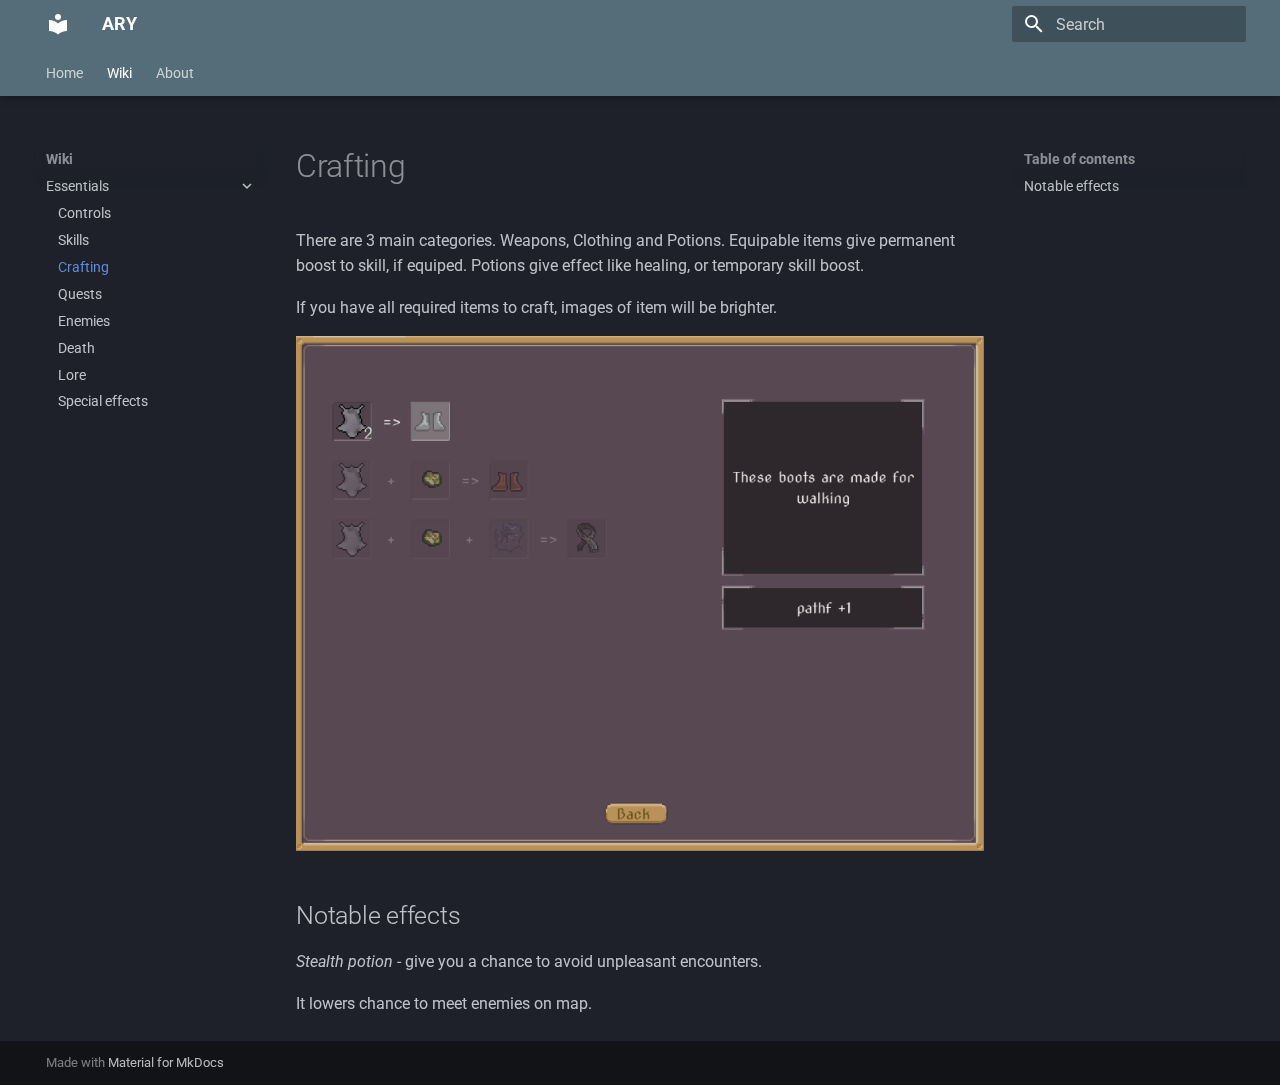
<file: pages/crafting/index.html>
<!doctype html>
<html lang="en" class="no-js">
  <head>
    
      <meta charset="utf-8">
      <meta name="viewport" content="width=device-width,initial-scale=1">
      
        <meta name="description" content="Ary documentation">
      
      
      
        <link rel="canonical" href="https://sitename.example/pages/crafting/">
      
      
        <link rel="prev" href="../skills/">
      
      
        <link rel="next" href="../quests/">
      
      
      <link rel="icon" href="../../assets/images/favicon.png">
      <meta name="generator" content="mkdocs-1.6.1, mkdocs-material-9.6.21">
    
    
      
        <title>Crafting - ARY</title>
      
    
    
      <link rel="stylesheet" href="../../assets/stylesheets/main.2a3383ac.min.css">
      
        
        <link rel="stylesheet" href="../../assets/stylesheets/palette.06af60db.min.css">
      
      


    
    
      
    
    
      
        
        
        <link rel="preconnect" href="https://fonts.gstatic.com" crossorigin>
        <link rel="stylesheet" href="https://fonts.googleapis.com/css?family=Roboto:300,300i,400,400i,700,700i%7CRoboto+Mono:400,400i,700,700i&display=fallback">
        <style>:root{--md-text-font:"Roboto";--md-code-font:"Roboto Mono"}</style>
      
    
    
    <script>__md_scope=new URL("../..",location),__md_hash=e=>[...e].reduce(((e,_)=>(e<<5)-e+_.charCodeAt(0)),0),__md_get=(e,_=localStorage,t=__md_scope)=>JSON.parse(_.getItem(t.pathname+"."+e)),__md_set=(e,_,t=localStorage,a=__md_scope)=>{try{t.setItem(a.pathname+"."+e,JSON.stringify(_))}catch(e){}}</script>
    
      

    
    
    
  </head>
  
  
    
    
      
    
    
    
    
    <body dir="ltr" data-md-color-scheme="slate" data-md-color-primary="blue-grey" data-md-color-accent="deep-purple">
  
    
    <input class="md-toggle" data-md-toggle="drawer" type="checkbox" id="__drawer" autocomplete="off">
    <input class="md-toggle" data-md-toggle="search" type="checkbox" id="__search" autocomplete="off">
    <label class="md-overlay" for="__drawer"></label>
    <div data-md-component="skip">
      
        
        <a href="#crafting" class="md-skip">
          Skip to content
        </a>
      
    </div>
    <div data-md-component="announce">
      
    </div>
    
    
      

  

<header class="md-header md-header--shadow md-header--lifted" data-md-component="header">
  <nav class="md-header__inner md-grid" aria-label="Header">
    <a href="../.." title="ARY" class="md-header__button md-logo" aria-label="ARY" data-md-component="logo">
      
  
  <svg xmlns="http://www.w3.org/2000/svg" viewBox="0 0 24 24"><path d="M12 8a3 3 0 0 0 3-3 3 3 0 0 0-3-3 3 3 0 0 0-3 3 3 3 0 0 0 3 3m0 3.54C9.64 9.35 6.5 8 3 8v11c3.5 0 6.64 1.35 9 3.54 2.36-2.19 5.5-3.54 9-3.54V8c-3.5 0-6.64 1.35-9 3.54"/></svg>

    </a>
    <label class="md-header__button md-icon" for="__drawer">
      
      <svg xmlns="http://www.w3.org/2000/svg" viewBox="0 0 24 24"><path d="M3 6h18v2H3zm0 5h18v2H3zm0 5h18v2H3z"/></svg>
    </label>
    <div class="md-header__title" data-md-component="header-title">
      <div class="md-header__ellipsis">
        <div class="md-header__topic">
          <span class="md-ellipsis">
            ARY
          </span>
        </div>
        <div class="md-header__topic" data-md-component="header-topic">
          <span class="md-ellipsis">
            
              Crafting
            
          </span>
        </div>
      </div>
    </div>
    
      
        <form class="md-header__option" data-md-component="palette">
  
    
    
    
    <input class="md-option" data-md-color-media="" data-md-color-scheme="slate" data-md-color-primary="blue-grey" data-md-color-accent="deep-purple"  aria-hidden="true"  type="radio" name="__palette" id="__palette_0">
    
  
</form>
      
    
    
      <script>var palette=__md_get("__palette");if(palette&&palette.color){if("(prefers-color-scheme)"===palette.color.media){var media=matchMedia("(prefers-color-scheme: light)"),input=document.querySelector(media.matches?"[data-md-color-media='(prefers-color-scheme: light)']":"[data-md-color-media='(prefers-color-scheme: dark)']");palette.color.media=input.getAttribute("data-md-color-media"),palette.color.scheme=input.getAttribute("data-md-color-scheme"),palette.color.primary=input.getAttribute("data-md-color-primary"),palette.color.accent=input.getAttribute("data-md-color-accent")}for(var[key,value]of Object.entries(palette.color))document.body.setAttribute("data-md-color-"+key,value)}</script>
    
    
    
      
      
        <label class="md-header__button md-icon" for="__search">
          
          <svg xmlns="http://www.w3.org/2000/svg" viewBox="0 0 24 24"><path d="M9.5 3A6.5 6.5 0 0 1 16 9.5c0 1.61-.59 3.09-1.56 4.23l.27.27h.79l5 5-1.5 1.5-5-5v-.79l-.27-.27A6.52 6.52 0 0 1 9.5 16 6.5 6.5 0 0 1 3 9.5 6.5 6.5 0 0 1 9.5 3m0 2C7 5 5 7 5 9.5S7 14 9.5 14 14 12 14 9.5 12 5 9.5 5"/></svg>
        </label>
        <div class="md-search" data-md-component="search" role="dialog">
  <label class="md-search__overlay" for="__search"></label>
  <div class="md-search__inner" role="search">
    <form class="md-search__form" name="search">
      <input type="text" class="md-search__input" name="query" aria-label="Search" placeholder="Search" autocapitalize="off" autocorrect="off" autocomplete="off" spellcheck="false" data-md-component="search-query" required>
      <label class="md-search__icon md-icon" for="__search">
        
        <svg xmlns="http://www.w3.org/2000/svg" viewBox="0 0 24 24"><path d="M9.5 3A6.5 6.5 0 0 1 16 9.5c0 1.61-.59 3.09-1.56 4.23l.27.27h.79l5 5-1.5 1.5-5-5v-.79l-.27-.27A6.52 6.52 0 0 1 9.5 16 6.5 6.5 0 0 1 3 9.5 6.5 6.5 0 0 1 9.5 3m0 2C7 5 5 7 5 9.5S7 14 9.5 14 14 12 14 9.5 12 5 9.5 5"/></svg>
        
        <svg xmlns="http://www.w3.org/2000/svg" viewBox="0 0 24 24"><path d="M20 11v2H8l5.5 5.5-1.42 1.42L4.16 12l7.92-7.92L13.5 5.5 8 11z"/></svg>
      </label>
      <nav class="md-search__options" aria-label="Search">
        
        <button type="reset" class="md-search__icon md-icon" title="Clear" aria-label="Clear" tabindex="-1">
          
          <svg xmlns="http://www.w3.org/2000/svg" viewBox="0 0 24 24"><path d="M19 6.41 17.59 5 12 10.59 6.41 5 5 6.41 10.59 12 5 17.59 6.41 19 12 13.41 17.59 19 19 17.59 13.41 12z"/></svg>
        </button>
      </nav>
      
    </form>
    <div class="md-search__output">
      <div class="md-search__scrollwrap" tabindex="0" data-md-scrollfix>
        <div class="md-search-result" data-md-component="search-result">
          <div class="md-search-result__meta">
            Initializing search
          </div>
          <ol class="md-search-result__list" role="presentation"></ol>
        </div>
      </div>
    </div>
  </div>
</div>
      
    
    
  </nav>
  
    
      
<nav class="md-tabs" aria-label="Tabs" data-md-component="tabs">
  <div class="md-grid">
    <ul class="md-tabs__list">
      
        
  
  
  
  
    <li class="md-tabs__item">
      <a href="../.." class="md-tabs__link">
        
  
  
    
  
  Home

      </a>
    </li>
  

      
        
  
  
  
    
  
  
    
    
      
  
  
  
    
  
  
    
    
      <li class="md-tabs__item md-tabs__item--active">
        <a href="../controls/" class="md-tabs__link">
          
  
  
  Wiki

        </a>
      </li>
    
  

    
  

      
        
  
  
  
  
    <li class="md-tabs__item">
      <a href="../about/" class="md-tabs__link">
        
  
  
    
  
  About

      </a>
    </li>
  

      
    </ul>
  </div>
</nav>
    
  
</header>
    
    <div class="md-container" data-md-component="container">
      
      
        
      
      <main class="md-main" data-md-component="main">
        <div class="md-main__inner md-grid">
          
            
              
              <div class="md-sidebar md-sidebar--primary" data-md-component="sidebar" data-md-type="navigation" >
                <div class="md-sidebar__scrollwrap">
                  <div class="md-sidebar__inner">
                    


  


<nav class="md-nav md-nav--primary md-nav--lifted" aria-label="Navigation" data-md-level="0">
  <label class="md-nav__title" for="__drawer">
    <a href="../.." title="ARY" class="md-nav__button md-logo" aria-label="ARY" data-md-component="logo">
      
  
  <svg xmlns="http://www.w3.org/2000/svg" viewBox="0 0 24 24"><path d="M12 8a3 3 0 0 0 3-3 3 3 0 0 0-3-3 3 3 0 0 0-3 3 3 3 0 0 0 3 3m0 3.54C9.64 9.35 6.5 8 3 8v11c3.5 0 6.64 1.35 9 3.54 2.36-2.19 5.5-3.54 9-3.54V8c-3.5 0-6.64 1.35-9 3.54"/></svg>

    </a>
    ARY
  </label>
  
  <ul class="md-nav__list" data-md-scrollfix>
    
      
      
  
  
  
  
    <li class="md-nav__item">
      <a href="../.." class="md-nav__link">
        
  
  
  <span class="md-ellipsis">
    Home
    
  </span>
  

      </a>
    </li>
  

    
      
      
  
  
    
  
  
  
    
    
    
    
      
        
        
      
      
    
    
    <li class="md-nav__item md-nav__item--active md-nav__item--section md-nav__item--nested">
      
        
        
        <input class="md-nav__toggle md-toggle " type="checkbox" id="__nav_2" checked>
        
          
          <label class="md-nav__link" for="__nav_2" id="__nav_2_label" tabindex="">
            
  
  
  <span class="md-ellipsis">
    Wiki
    
  </span>
  

            <span class="md-nav__icon md-icon"></span>
          </label>
        
        <nav class="md-nav" data-md-level="1" aria-labelledby="__nav_2_label" aria-expanded="true">
          <label class="md-nav__title" for="__nav_2">
            <span class="md-nav__icon md-icon"></span>
            Wiki
          </label>
          <ul class="md-nav__list" data-md-scrollfix>
            
              
                
  
  
    
  
  
  
    
    
    
    
      
      
    
    
    <li class="md-nav__item md-nav__item--active md-nav__item--nested">
      
        
        
        <input class="md-nav__toggle md-toggle " type="checkbox" id="__nav_2_1" checked>
        
          
          <label class="md-nav__link" for="__nav_2_1" id="__nav_2_1_label" tabindex="0">
            
  
  
  <span class="md-ellipsis">
    Essentials
    
  </span>
  

            <span class="md-nav__icon md-icon"></span>
          </label>
        
        <nav class="md-nav" data-md-level="2" aria-labelledby="__nav_2_1_label" aria-expanded="true">
          <label class="md-nav__title" for="__nav_2_1">
            <span class="md-nav__icon md-icon"></span>
            Essentials
          </label>
          <ul class="md-nav__list" data-md-scrollfix>
            
              
                
  
  
  
  
    <li class="md-nav__item">
      <a href="../controls/" class="md-nav__link">
        
  
  
  <span class="md-ellipsis">
    Controls
    
  </span>
  

      </a>
    </li>
  

              
            
              
                
  
  
  
  
    <li class="md-nav__item">
      <a href="../skills/" class="md-nav__link">
        
  
  
  <span class="md-ellipsis">
    Skills
    
  </span>
  

      </a>
    </li>
  

              
            
              
                
  
  
    
  
  
  
    <li class="md-nav__item md-nav__item--active">
      
      <input class="md-nav__toggle md-toggle" type="checkbox" id="__toc">
      
      
        
      
      
        <label class="md-nav__link md-nav__link--active" for="__toc">
          
  
  
  <span class="md-ellipsis">
    Crafting
    
  </span>
  

          <span class="md-nav__icon md-icon"></span>
        </label>
      
      <a href="./" class="md-nav__link md-nav__link--active">
        
  
  
  <span class="md-ellipsis">
    Crafting
    
  </span>
  

      </a>
      
        

<nav class="md-nav md-nav--secondary" aria-label="Table of contents">
  
  
  
    
  
  
    <label class="md-nav__title" for="__toc">
      <span class="md-nav__icon md-icon"></span>
      Table of contents
    </label>
    <ul class="md-nav__list" data-md-component="toc" data-md-scrollfix>
      
        <li class="md-nav__item">
  <a href="#notable-effects" class="md-nav__link">
    <span class="md-ellipsis">
      Notable effects
    </span>
  </a>
  
</li>
      
    </ul>
  
</nav>
      
    </li>
  

              
            
              
                
  
  
  
  
    <li class="md-nav__item">
      <a href="../quests/" class="md-nav__link">
        
  
  
  <span class="md-ellipsis">
    Quests
    
  </span>
  

      </a>
    </li>
  

              
            
              
                
  
  
  
  
    <li class="md-nav__item">
      <a href="../enemies/" class="md-nav__link">
        
  
  
  <span class="md-ellipsis">
    Enemies
    
  </span>
  

      </a>
    </li>
  

              
            
              
                
  
  
  
  
    <li class="md-nav__item">
      <a href="../death/" class="md-nav__link">
        
  
  
  <span class="md-ellipsis">
    Death
    
  </span>
  

      </a>
    </li>
  

              
            
              
                
  
  
  
  
    <li class="md-nav__item">
      <a href="../lore/" class="md-nav__link">
        
  
  
  <span class="md-ellipsis">
    Lore
    
  </span>
  

      </a>
    </li>
  

              
            
              
                
  
  
  
  
    <li class="md-nav__item">
      <a href="../special_effects/" class="md-nav__link">
        
  
  
  <span class="md-ellipsis">
    Special effects
    
  </span>
  

      </a>
    </li>
  

              
            
          </ul>
        </nav>
      
    </li>
  

              
            
          </ul>
        </nav>
      
    </li>
  

    
      
      
  
  
  
  
    <li class="md-nav__item">
      <a href="../about/" class="md-nav__link">
        
  
  
  <span class="md-ellipsis">
    About
    
  </span>
  

      </a>
    </li>
  

    
  </ul>
</nav>
                  </div>
                </div>
              </div>
            
            
              
              <div class="md-sidebar md-sidebar--secondary" data-md-component="sidebar" data-md-type="toc" >
                <div class="md-sidebar__scrollwrap">
                  <div class="md-sidebar__inner">
                    

<nav class="md-nav md-nav--secondary" aria-label="Table of contents">
  
  
  
    
  
  
    <label class="md-nav__title" for="__toc">
      <span class="md-nav__icon md-icon"></span>
      Table of contents
    </label>
    <ul class="md-nav__list" data-md-component="toc" data-md-scrollfix>
      
        <li class="md-nav__item">
  <a href="#notable-effects" class="md-nav__link">
    <span class="md-ellipsis">
      Notable effects
    </span>
  </a>
  
</li>
      
    </ul>
  
</nav>
                  </div>
                </div>
              </div>
            
          
          
            <div class="md-content" data-md-component="content">
              <article class="md-content__inner md-typeset">
                
                  



<h1 id="crafting">Crafting</h1>
<p>There are 3 main categories. Weapons, Clothing and Potions. Equipable items give permanent boost to skill, if equiped. Potions give effect like healing, or temporary skill boost.</p>
<p>If you have all required items to craft, images of item will be brighter. </p>
<p><img alt="Crafting" src="../../assets/crafting2.png" /></p>
<h2 id="notable-effects">Notable effects</h2>
<p><em>Stealth potion</em> - give you a chance to avoid unpleasant encounters.</p>
<p>It lowers chance to meet enemies on map.</p>












                
              </article>
            </div>
          
          
<script>var target=document.getElementById(location.hash.slice(1));target&&target.name&&(target.checked=target.name.startsWith("__tabbed_"))</script>
        </div>
        
      </main>
      
        <footer class="md-footer">
  
  <div class="md-footer-meta md-typeset">
    <div class="md-footer-meta__inner md-grid">
      <div class="md-copyright">
  
  
    Made with
    <a href="https://squidfunk.github.io/mkdocs-material/" target="_blank" rel="noopener">
      Material for MkDocs
    </a>
  
</div>
      
    </div>
  </div>
</footer>
      
    </div>
    <div class="md-dialog" data-md-component="dialog">
      <div class="md-dialog__inner md-typeset"></div>
    </div>
    
      <div class="md-progress" data-md-component="progress" role="progressbar"></div>
    
    
    
      
      <script id="__config" type="application/json">{"base": "../..", "features": ["navigation.instant", "navigation.instant.prefetch", "navigation.instant.progress", "navigation.tracking", "navigation.tabs", "navigation.tabs.sticky", "toc.follow"], "search": "../../assets/javascripts/workers/search.973d3a69.min.js", "tags": null, "translations": {"clipboard.copied": "Copied to clipboard", "clipboard.copy": "Copy to clipboard", "search.result.more.one": "1 more on this page", "search.result.more.other": "# more on this page", "search.result.none": "No matching documents", "search.result.one": "1 matching document", "search.result.other": "# matching documents", "search.result.placeholder": "Type to start searching", "search.result.term.missing": "Missing", "select.version": "Select version"}, "version": null}</script>
    
    
      <script src="../../assets/javascripts/bundle.f55a23d4.min.js"></script>
      
    
  </body>
</html>
</file>
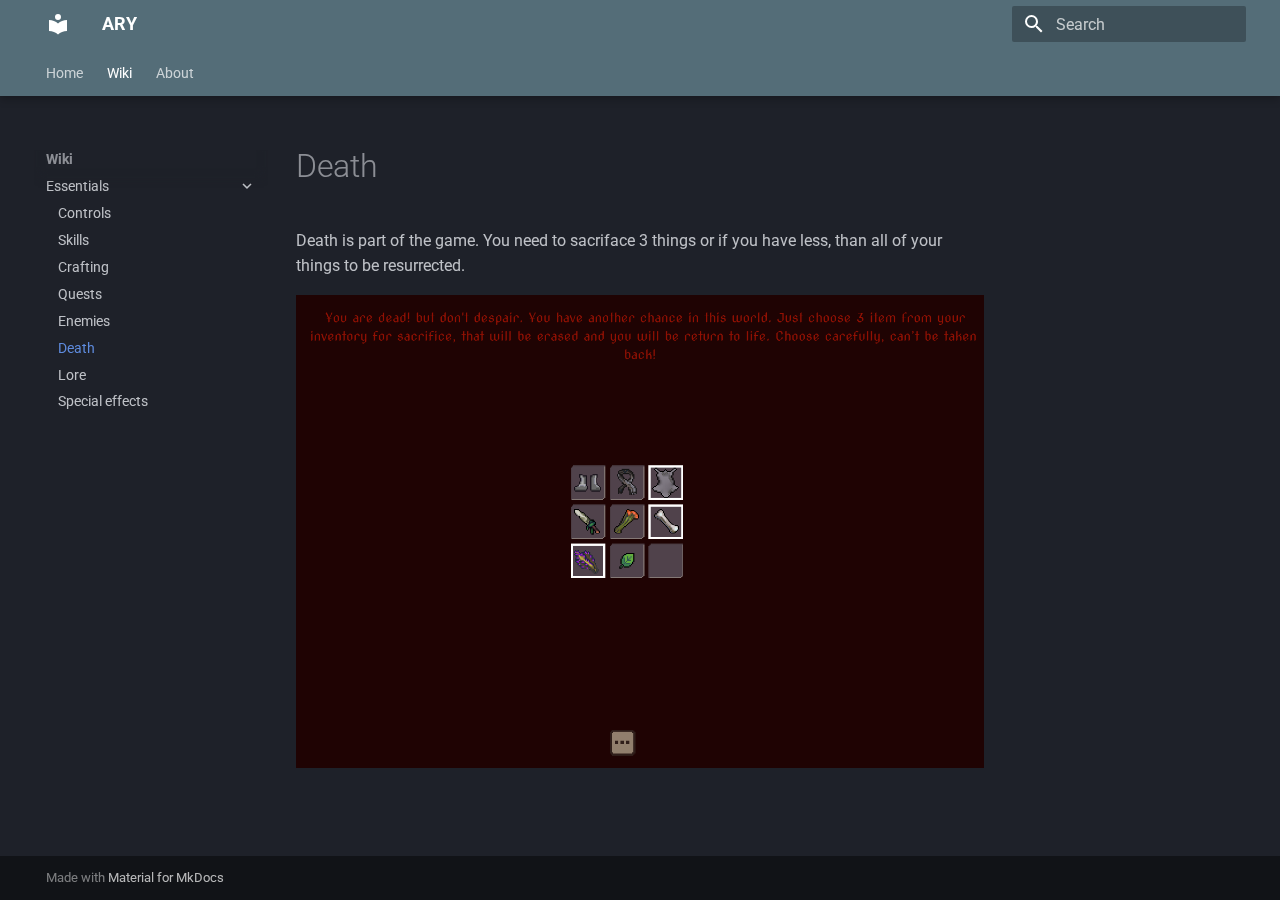
<file: pages/death/index.html>
<!doctype html>
<html lang="en" class="no-js">
  <head>
    
      <meta charset="utf-8">
      <meta name="viewport" content="width=device-width,initial-scale=1">
      
        <meta name="description" content="Ary documentation">
      
      
      
        <link rel="canonical" href="https://sitename.example/pages/death/">
      
      
        <link rel="prev" href="../enemies/">
      
      
        <link rel="next" href="../lore/">
      
      
      <link rel="icon" href="../../assets/images/favicon.png">
      <meta name="generator" content="mkdocs-1.6.1, mkdocs-material-9.6.21">
    
    
      
        <title>Death - ARY</title>
      
    
    
      <link rel="stylesheet" href="../../assets/stylesheets/main.2a3383ac.min.css">
      
        
        <link rel="stylesheet" href="../../assets/stylesheets/palette.06af60db.min.css">
      
      


    
    
      
    
    
      
        
        
        <link rel="preconnect" href="https://fonts.gstatic.com" crossorigin>
        <link rel="stylesheet" href="https://fonts.googleapis.com/css?family=Roboto:300,300i,400,400i,700,700i%7CRoboto+Mono:400,400i,700,700i&display=fallback">
        <style>:root{--md-text-font:"Roboto";--md-code-font:"Roboto Mono"}</style>
      
    
    
    <script>__md_scope=new URL("../..",location),__md_hash=e=>[...e].reduce(((e,_)=>(e<<5)-e+_.charCodeAt(0)),0),__md_get=(e,_=localStorage,t=__md_scope)=>JSON.parse(_.getItem(t.pathname+"."+e)),__md_set=(e,_,t=localStorage,a=__md_scope)=>{try{t.setItem(a.pathname+"."+e,JSON.stringify(_))}catch(e){}}</script>
    
      

    
    
    
  </head>
  
  
    
    
      
    
    
    
    
    <body dir="ltr" data-md-color-scheme="slate" data-md-color-primary="blue-grey" data-md-color-accent="deep-purple">
  
    
    <input class="md-toggle" data-md-toggle="drawer" type="checkbox" id="__drawer" autocomplete="off">
    <input class="md-toggle" data-md-toggle="search" type="checkbox" id="__search" autocomplete="off">
    <label class="md-overlay" for="__drawer"></label>
    <div data-md-component="skip">
      
        
        <a href="#death" class="md-skip">
          Skip to content
        </a>
      
    </div>
    <div data-md-component="announce">
      
    </div>
    
    
      

  

<header class="md-header md-header--shadow md-header--lifted" data-md-component="header">
  <nav class="md-header__inner md-grid" aria-label="Header">
    <a href="../.." title="ARY" class="md-header__button md-logo" aria-label="ARY" data-md-component="logo">
      
  
  <svg xmlns="http://www.w3.org/2000/svg" viewBox="0 0 24 24"><path d="M12 8a3 3 0 0 0 3-3 3 3 0 0 0-3-3 3 3 0 0 0-3 3 3 3 0 0 0 3 3m0 3.54C9.64 9.35 6.5 8 3 8v11c3.5 0 6.64 1.35 9 3.54 2.36-2.19 5.5-3.54 9-3.54V8c-3.5 0-6.64 1.35-9 3.54"/></svg>

    </a>
    <label class="md-header__button md-icon" for="__drawer">
      
      <svg xmlns="http://www.w3.org/2000/svg" viewBox="0 0 24 24"><path d="M3 6h18v2H3zm0 5h18v2H3zm0 5h18v2H3z"/></svg>
    </label>
    <div class="md-header__title" data-md-component="header-title">
      <div class="md-header__ellipsis">
        <div class="md-header__topic">
          <span class="md-ellipsis">
            ARY
          </span>
        </div>
        <div class="md-header__topic" data-md-component="header-topic">
          <span class="md-ellipsis">
            
              Death
            
          </span>
        </div>
      </div>
    </div>
    
      
        <form class="md-header__option" data-md-component="palette">
  
    
    
    
    <input class="md-option" data-md-color-media="" data-md-color-scheme="slate" data-md-color-primary="blue-grey" data-md-color-accent="deep-purple"  aria-hidden="true"  type="radio" name="__palette" id="__palette_0">
    
  
</form>
      
    
    
      <script>var palette=__md_get("__palette");if(palette&&palette.color){if("(prefers-color-scheme)"===palette.color.media){var media=matchMedia("(prefers-color-scheme: light)"),input=document.querySelector(media.matches?"[data-md-color-media='(prefers-color-scheme: light)']":"[data-md-color-media='(prefers-color-scheme: dark)']");palette.color.media=input.getAttribute("data-md-color-media"),palette.color.scheme=input.getAttribute("data-md-color-scheme"),palette.color.primary=input.getAttribute("data-md-color-primary"),palette.color.accent=input.getAttribute("data-md-color-accent")}for(var[key,value]of Object.entries(palette.color))document.body.setAttribute("data-md-color-"+key,value)}</script>
    
    
    
      
      
        <label class="md-header__button md-icon" for="__search">
          
          <svg xmlns="http://www.w3.org/2000/svg" viewBox="0 0 24 24"><path d="M9.5 3A6.5 6.5 0 0 1 16 9.5c0 1.61-.59 3.09-1.56 4.23l.27.27h.79l5 5-1.5 1.5-5-5v-.79l-.27-.27A6.52 6.52 0 0 1 9.5 16 6.5 6.5 0 0 1 3 9.5 6.5 6.5 0 0 1 9.5 3m0 2C7 5 5 7 5 9.5S7 14 9.5 14 14 12 14 9.5 12 5 9.5 5"/></svg>
        </label>
        <div class="md-search" data-md-component="search" role="dialog">
  <label class="md-search__overlay" for="__search"></label>
  <div class="md-search__inner" role="search">
    <form class="md-search__form" name="search">
      <input type="text" class="md-search__input" name="query" aria-label="Search" placeholder="Search" autocapitalize="off" autocorrect="off" autocomplete="off" spellcheck="false" data-md-component="search-query" required>
      <label class="md-search__icon md-icon" for="__search">
        
        <svg xmlns="http://www.w3.org/2000/svg" viewBox="0 0 24 24"><path d="M9.5 3A6.5 6.5 0 0 1 16 9.5c0 1.61-.59 3.09-1.56 4.23l.27.27h.79l5 5-1.5 1.5-5-5v-.79l-.27-.27A6.52 6.52 0 0 1 9.5 16 6.5 6.5 0 0 1 3 9.5 6.5 6.5 0 0 1 9.5 3m0 2C7 5 5 7 5 9.5S7 14 9.5 14 14 12 14 9.5 12 5 9.5 5"/></svg>
        
        <svg xmlns="http://www.w3.org/2000/svg" viewBox="0 0 24 24"><path d="M20 11v2H8l5.5 5.5-1.42 1.42L4.16 12l7.92-7.92L13.5 5.5 8 11z"/></svg>
      </label>
      <nav class="md-search__options" aria-label="Search">
        
        <button type="reset" class="md-search__icon md-icon" title="Clear" aria-label="Clear" tabindex="-1">
          
          <svg xmlns="http://www.w3.org/2000/svg" viewBox="0 0 24 24"><path d="M19 6.41 17.59 5 12 10.59 6.41 5 5 6.41 10.59 12 5 17.59 6.41 19 12 13.41 17.59 19 19 17.59 13.41 12z"/></svg>
        </button>
      </nav>
      
    </form>
    <div class="md-search__output">
      <div class="md-search__scrollwrap" tabindex="0" data-md-scrollfix>
        <div class="md-search-result" data-md-component="search-result">
          <div class="md-search-result__meta">
            Initializing search
          </div>
          <ol class="md-search-result__list" role="presentation"></ol>
        </div>
      </div>
    </div>
  </div>
</div>
      
    
    
  </nav>
  
    
      
<nav class="md-tabs" aria-label="Tabs" data-md-component="tabs">
  <div class="md-grid">
    <ul class="md-tabs__list">
      
        
  
  
  
  
    <li class="md-tabs__item">
      <a href="../.." class="md-tabs__link">
        
  
  
    
  
  Home

      </a>
    </li>
  

      
        
  
  
  
    
  
  
    
    
      
  
  
  
    
  
  
    
    
      <li class="md-tabs__item md-tabs__item--active">
        <a href="../controls/" class="md-tabs__link">
          
  
  
  Wiki

        </a>
      </li>
    
  

    
  

      
        
  
  
  
  
    <li class="md-tabs__item">
      <a href="../about/" class="md-tabs__link">
        
  
  
    
  
  About

      </a>
    </li>
  

      
    </ul>
  </div>
</nav>
    
  
</header>
    
    <div class="md-container" data-md-component="container">
      
      
        
      
      <main class="md-main" data-md-component="main">
        <div class="md-main__inner md-grid">
          
            
              
              <div class="md-sidebar md-sidebar--primary" data-md-component="sidebar" data-md-type="navigation" >
                <div class="md-sidebar__scrollwrap">
                  <div class="md-sidebar__inner">
                    


  


<nav class="md-nav md-nav--primary md-nav--lifted" aria-label="Navigation" data-md-level="0">
  <label class="md-nav__title" for="__drawer">
    <a href="../.." title="ARY" class="md-nav__button md-logo" aria-label="ARY" data-md-component="logo">
      
  
  <svg xmlns="http://www.w3.org/2000/svg" viewBox="0 0 24 24"><path d="M12 8a3 3 0 0 0 3-3 3 3 0 0 0-3-3 3 3 0 0 0-3 3 3 3 0 0 0 3 3m0 3.54C9.64 9.35 6.5 8 3 8v11c3.5 0 6.64 1.35 9 3.54 2.36-2.19 5.5-3.54 9-3.54V8c-3.5 0-6.64 1.35-9 3.54"/></svg>

    </a>
    ARY
  </label>
  
  <ul class="md-nav__list" data-md-scrollfix>
    
      
      
  
  
  
  
    <li class="md-nav__item">
      <a href="../.." class="md-nav__link">
        
  
  
  <span class="md-ellipsis">
    Home
    
  </span>
  

      </a>
    </li>
  

    
      
      
  
  
    
  
  
  
    
    
    
    
      
        
        
      
      
    
    
    <li class="md-nav__item md-nav__item--active md-nav__item--section md-nav__item--nested">
      
        
        
        <input class="md-nav__toggle md-toggle " type="checkbox" id="__nav_2" checked>
        
          
          <label class="md-nav__link" for="__nav_2" id="__nav_2_label" tabindex="">
            
  
  
  <span class="md-ellipsis">
    Wiki
    
  </span>
  

            <span class="md-nav__icon md-icon"></span>
          </label>
        
        <nav class="md-nav" data-md-level="1" aria-labelledby="__nav_2_label" aria-expanded="true">
          <label class="md-nav__title" for="__nav_2">
            <span class="md-nav__icon md-icon"></span>
            Wiki
          </label>
          <ul class="md-nav__list" data-md-scrollfix>
            
              
                
  
  
    
  
  
  
    
    
    
    
      
      
    
    
    <li class="md-nav__item md-nav__item--active md-nav__item--nested">
      
        
        
        <input class="md-nav__toggle md-toggle " type="checkbox" id="__nav_2_1" checked>
        
          
          <label class="md-nav__link" for="__nav_2_1" id="__nav_2_1_label" tabindex="0">
            
  
  
  <span class="md-ellipsis">
    Essentials
    
  </span>
  

            <span class="md-nav__icon md-icon"></span>
          </label>
        
        <nav class="md-nav" data-md-level="2" aria-labelledby="__nav_2_1_label" aria-expanded="true">
          <label class="md-nav__title" for="__nav_2_1">
            <span class="md-nav__icon md-icon"></span>
            Essentials
          </label>
          <ul class="md-nav__list" data-md-scrollfix>
            
              
                
  
  
  
  
    <li class="md-nav__item">
      <a href="../controls/" class="md-nav__link">
        
  
  
  <span class="md-ellipsis">
    Controls
    
  </span>
  

      </a>
    </li>
  

              
            
              
                
  
  
  
  
    <li class="md-nav__item">
      <a href="../skills/" class="md-nav__link">
        
  
  
  <span class="md-ellipsis">
    Skills
    
  </span>
  

      </a>
    </li>
  

              
            
              
                
  
  
  
  
    <li class="md-nav__item">
      <a href="../crafting/" class="md-nav__link">
        
  
  
  <span class="md-ellipsis">
    Crafting
    
  </span>
  

      </a>
    </li>
  

              
            
              
                
  
  
  
  
    <li class="md-nav__item">
      <a href="../quests/" class="md-nav__link">
        
  
  
  <span class="md-ellipsis">
    Quests
    
  </span>
  

      </a>
    </li>
  

              
            
              
                
  
  
  
  
    <li class="md-nav__item">
      <a href="../enemies/" class="md-nav__link">
        
  
  
  <span class="md-ellipsis">
    Enemies
    
  </span>
  

      </a>
    </li>
  

              
            
              
                
  
  
    
  
  
  
    <li class="md-nav__item md-nav__item--active">
      
      <input class="md-nav__toggle md-toggle" type="checkbox" id="__toc">
      
      
        
      
      
      <a href="./" class="md-nav__link md-nav__link--active">
        
  
  
  <span class="md-ellipsis">
    Death
    
  </span>
  

      </a>
      
    </li>
  

              
            
              
                
  
  
  
  
    <li class="md-nav__item">
      <a href="../lore/" class="md-nav__link">
        
  
  
  <span class="md-ellipsis">
    Lore
    
  </span>
  

      </a>
    </li>
  

              
            
              
                
  
  
  
  
    <li class="md-nav__item">
      <a href="../special_effects/" class="md-nav__link">
        
  
  
  <span class="md-ellipsis">
    Special effects
    
  </span>
  

      </a>
    </li>
  

              
            
          </ul>
        </nav>
      
    </li>
  

              
            
          </ul>
        </nav>
      
    </li>
  

    
      
      
  
  
  
  
    <li class="md-nav__item">
      <a href="../about/" class="md-nav__link">
        
  
  
  <span class="md-ellipsis">
    About
    
  </span>
  

      </a>
    </li>
  

    
  </ul>
</nav>
                  </div>
                </div>
              </div>
            
            
              
              <div class="md-sidebar md-sidebar--secondary" data-md-component="sidebar" data-md-type="toc" >
                <div class="md-sidebar__scrollwrap">
                  <div class="md-sidebar__inner">
                    

<nav class="md-nav md-nav--secondary" aria-label="Table of contents">
  
  
  
    
  
  
</nav>
                  </div>
                </div>
              </div>
            
          
          
            <div class="md-content" data-md-component="content">
              <article class="md-content__inner md-typeset">
                
                  



<h1 id="death">Death</h1>
<p>Death is part of the game. You need to sacriface 3 things or if you have less, than all of your things to be resurrected.</p>
<p><img alt="Death" src="../../assets/death.png" /></p>












                
              </article>
            </div>
          
          
<script>var target=document.getElementById(location.hash.slice(1));target&&target.name&&(target.checked=target.name.startsWith("__tabbed_"))</script>
        </div>
        
      </main>
      
        <footer class="md-footer">
  
  <div class="md-footer-meta md-typeset">
    <div class="md-footer-meta__inner md-grid">
      <div class="md-copyright">
  
  
    Made with
    <a href="https://squidfunk.github.io/mkdocs-material/" target="_blank" rel="noopener">
      Material for MkDocs
    </a>
  
</div>
      
    </div>
  </div>
</footer>
      
    </div>
    <div class="md-dialog" data-md-component="dialog">
      <div class="md-dialog__inner md-typeset"></div>
    </div>
    
      <div class="md-progress" data-md-component="progress" role="progressbar"></div>
    
    
    
      
      <script id="__config" type="application/json">{"base": "../..", "features": ["navigation.instant", "navigation.instant.prefetch", "navigation.instant.progress", "navigation.tracking", "navigation.tabs", "navigation.tabs.sticky", "toc.follow"], "search": "../../assets/javascripts/workers/search.973d3a69.min.js", "tags": null, "translations": {"clipboard.copied": "Copied to clipboard", "clipboard.copy": "Copy to clipboard", "search.result.more.one": "1 more on this page", "search.result.more.other": "# more on this page", "search.result.none": "No matching documents", "search.result.one": "1 matching document", "search.result.other": "# matching documents", "search.result.placeholder": "Type to start searching", "search.result.term.missing": "Missing", "select.version": "Select version"}, "version": null}</script>
    
    
      <script src="../../assets/javascripts/bundle.f55a23d4.min.js"></script>
      
    
  </body>
</html>
</file>
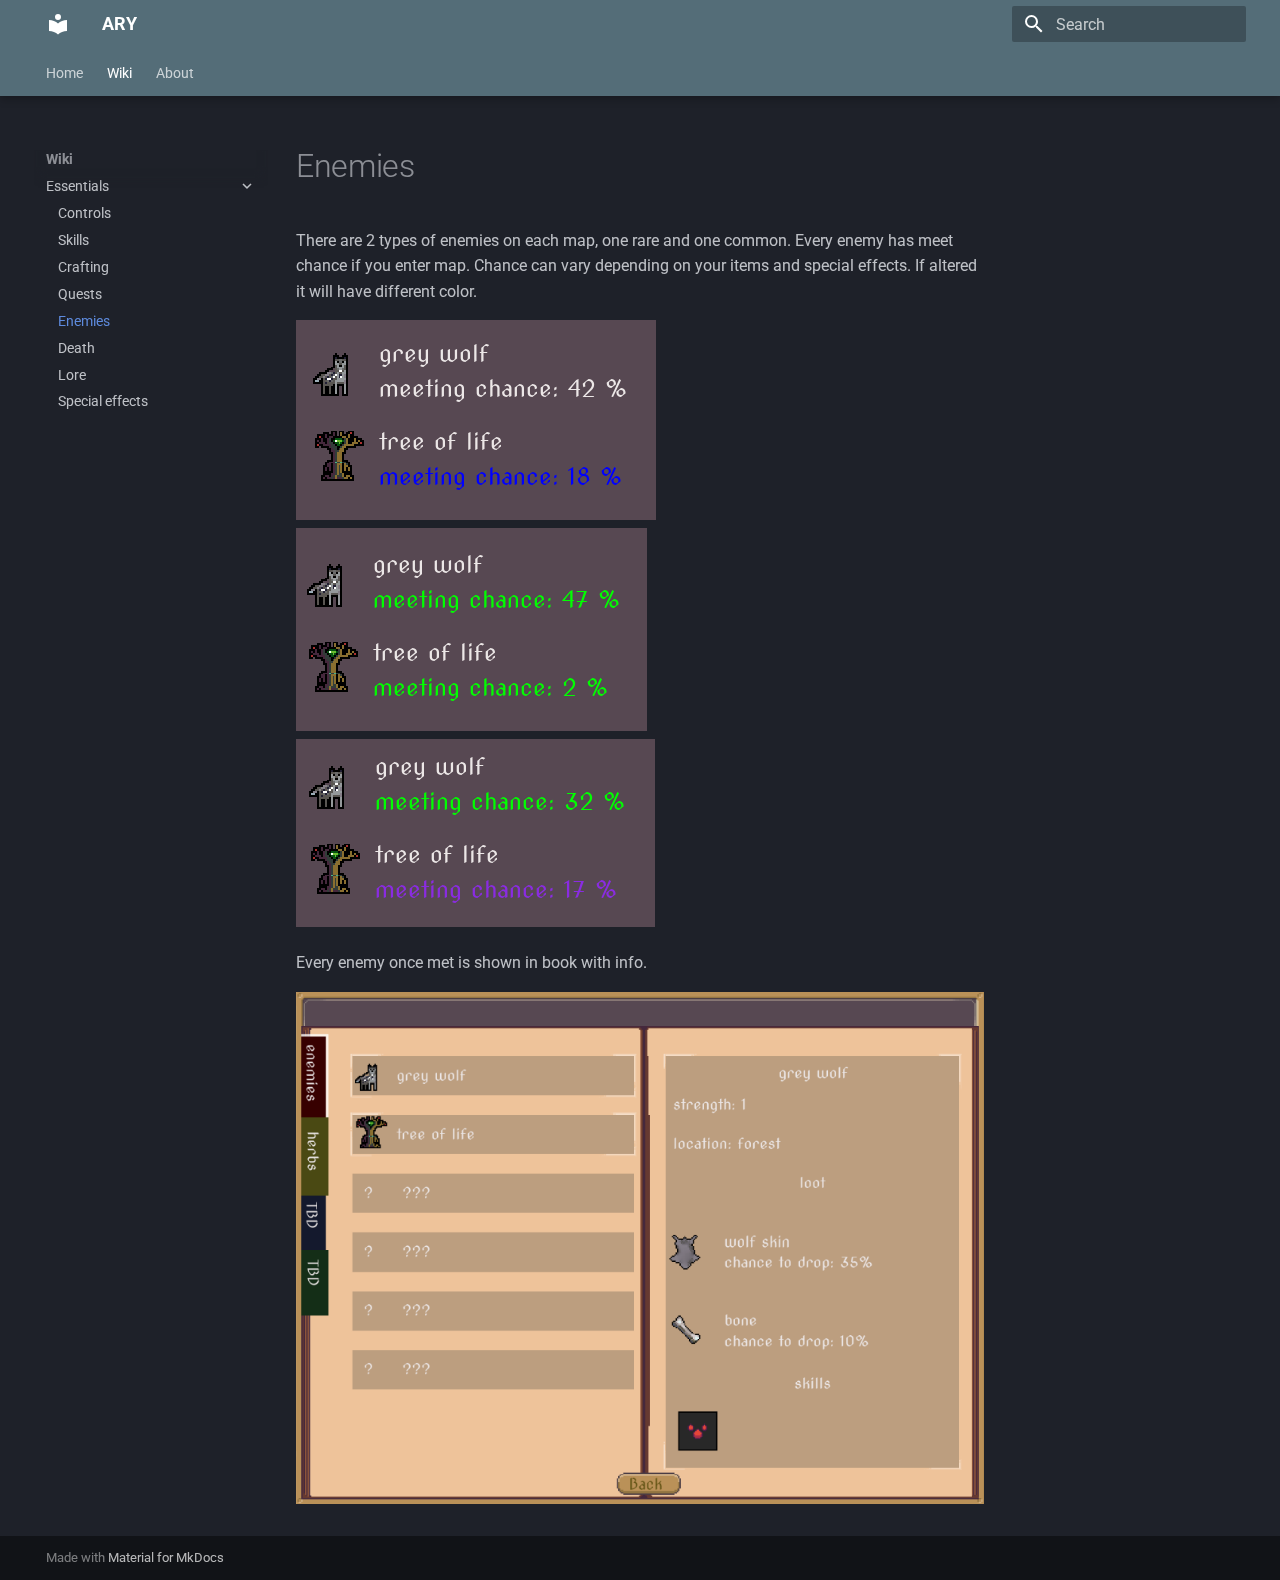
<file: pages/enemies/index.html>
<!doctype html>
<html lang="en" class="no-js">
  <head>
    
      <meta charset="utf-8">
      <meta name="viewport" content="width=device-width,initial-scale=1">
      
        <meta name="description" content="Ary documentation">
      
      
      
        <link rel="canonical" href="https://sitename.example/pages/enemies/">
      
      
        <link rel="prev" href="../quests/">
      
      
        <link rel="next" href="../death/">
      
      
      <link rel="icon" href="../../assets/images/favicon.png">
      <meta name="generator" content="mkdocs-1.6.1, mkdocs-material-9.6.21">
    
    
      
        <title>Enemies - ARY</title>
      
    
    
      <link rel="stylesheet" href="../../assets/stylesheets/main.2a3383ac.min.css">
      
        
        <link rel="stylesheet" href="../../assets/stylesheets/palette.06af60db.min.css">
      
      


    
    
      
    
    
      
        
        
        <link rel="preconnect" href="https://fonts.gstatic.com" crossorigin>
        <link rel="stylesheet" href="https://fonts.googleapis.com/css?family=Roboto:300,300i,400,400i,700,700i%7CRoboto+Mono:400,400i,700,700i&display=fallback">
        <style>:root{--md-text-font:"Roboto";--md-code-font:"Roboto Mono"}</style>
      
    
    
    <script>__md_scope=new URL("../..",location),__md_hash=e=>[...e].reduce(((e,_)=>(e<<5)-e+_.charCodeAt(0)),0),__md_get=(e,_=localStorage,t=__md_scope)=>JSON.parse(_.getItem(t.pathname+"."+e)),__md_set=(e,_,t=localStorage,a=__md_scope)=>{try{t.setItem(a.pathname+"."+e,JSON.stringify(_))}catch(e){}}</script>
    
      

    
    
    
  </head>
  
  
    
    
      
    
    
    
    
    <body dir="ltr" data-md-color-scheme="slate" data-md-color-primary="blue-grey" data-md-color-accent="deep-purple">
  
    
    <input class="md-toggle" data-md-toggle="drawer" type="checkbox" id="__drawer" autocomplete="off">
    <input class="md-toggle" data-md-toggle="search" type="checkbox" id="__search" autocomplete="off">
    <label class="md-overlay" for="__drawer"></label>
    <div data-md-component="skip">
      
        
        <a href="#enemies" class="md-skip">
          Skip to content
        </a>
      
    </div>
    <div data-md-component="announce">
      
    </div>
    
    
      

  

<header class="md-header md-header--shadow md-header--lifted" data-md-component="header">
  <nav class="md-header__inner md-grid" aria-label="Header">
    <a href="../.." title="ARY" class="md-header__button md-logo" aria-label="ARY" data-md-component="logo">
      
  
  <svg xmlns="http://www.w3.org/2000/svg" viewBox="0 0 24 24"><path d="M12 8a3 3 0 0 0 3-3 3 3 0 0 0-3-3 3 3 0 0 0-3 3 3 3 0 0 0 3 3m0 3.54C9.64 9.35 6.5 8 3 8v11c3.5 0 6.64 1.35 9 3.54 2.36-2.19 5.5-3.54 9-3.54V8c-3.5 0-6.64 1.35-9 3.54"/></svg>

    </a>
    <label class="md-header__button md-icon" for="__drawer">
      
      <svg xmlns="http://www.w3.org/2000/svg" viewBox="0 0 24 24"><path d="M3 6h18v2H3zm0 5h18v2H3zm0 5h18v2H3z"/></svg>
    </label>
    <div class="md-header__title" data-md-component="header-title">
      <div class="md-header__ellipsis">
        <div class="md-header__topic">
          <span class="md-ellipsis">
            ARY
          </span>
        </div>
        <div class="md-header__topic" data-md-component="header-topic">
          <span class="md-ellipsis">
            
              Enemies
            
          </span>
        </div>
      </div>
    </div>
    
      
        <form class="md-header__option" data-md-component="palette">
  
    
    
    
    <input class="md-option" data-md-color-media="" data-md-color-scheme="slate" data-md-color-primary="blue-grey" data-md-color-accent="deep-purple"  aria-hidden="true"  type="radio" name="__palette" id="__palette_0">
    
  
</form>
      
    
    
      <script>var palette=__md_get("__palette");if(palette&&palette.color){if("(prefers-color-scheme)"===palette.color.media){var media=matchMedia("(prefers-color-scheme: light)"),input=document.querySelector(media.matches?"[data-md-color-media='(prefers-color-scheme: light)']":"[data-md-color-media='(prefers-color-scheme: dark)']");palette.color.media=input.getAttribute("data-md-color-media"),palette.color.scheme=input.getAttribute("data-md-color-scheme"),palette.color.primary=input.getAttribute("data-md-color-primary"),palette.color.accent=input.getAttribute("data-md-color-accent")}for(var[key,value]of Object.entries(palette.color))document.body.setAttribute("data-md-color-"+key,value)}</script>
    
    
    
      
      
        <label class="md-header__button md-icon" for="__search">
          
          <svg xmlns="http://www.w3.org/2000/svg" viewBox="0 0 24 24"><path d="M9.5 3A6.5 6.5 0 0 1 16 9.5c0 1.61-.59 3.09-1.56 4.23l.27.27h.79l5 5-1.5 1.5-5-5v-.79l-.27-.27A6.52 6.52 0 0 1 9.5 16 6.5 6.5 0 0 1 3 9.5 6.5 6.5 0 0 1 9.5 3m0 2C7 5 5 7 5 9.5S7 14 9.5 14 14 12 14 9.5 12 5 9.5 5"/></svg>
        </label>
        <div class="md-search" data-md-component="search" role="dialog">
  <label class="md-search__overlay" for="__search"></label>
  <div class="md-search__inner" role="search">
    <form class="md-search__form" name="search">
      <input type="text" class="md-search__input" name="query" aria-label="Search" placeholder="Search" autocapitalize="off" autocorrect="off" autocomplete="off" spellcheck="false" data-md-component="search-query" required>
      <label class="md-search__icon md-icon" for="__search">
        
        <svg xmlns="http://www.w3.org/2000/svg" viewBox="0 0 24 24"><path d="M9.5 3A6.5 6.5 0 0 1 16 9.5c0 1.61-.59 3.09-1.56 4.23l.27.27h.79l5 5-1.5 1.5-5-5v-.79l-.27-.27A6.52 6.52 0 0 1 9.5 16 6.5 6.5 0 0 1 3 9.5 6.5 6.5 0 0 1 9.5 3m0 2C7 5 5 7 5 9.5S7 14 9.5 14 14 12 14 9.5 12 5 9.5 5"/></svg>
        
        <svg xmlns="http://www.w3.org/2000/svg" viewBox="0 0 24 24"><path d="M20 11v2H8l5.5 5.5-1.42 1.42L4.16 12l7.92-7.92L13.5 5.5 8 11z"/></svg>
      </label>
      <nav class="md-search__options" aria-label="Search">
        
        <button type="reset" class="md-search__icon md-icon" title="Clear" aria-label="Clear" tabindex="-1">
          
          <svg xmlns="http://www.w3.org/2000/svg" viewBox="0 0 24 24"><path d="M19 6.41 17.59 5 12 10.59 6.41 5 5 6.41 10.59 12 5 17.59 6.41 19 12 13.41 17.59 19 19 17.59 13.41 12z"/></svg>
        </button>
      </nav>
      
    </form>
    <div class="md-search__output">
      <div class="md-search__scrollwrap" tabindex="0" data-md-scrollfix>
        <div class="md-search-result" data-md-component="search-result">
          <div class="md-search-result__meta">
            Initializing search
          </div>
          <ol class="md-search-result__list" role="presentation"></ol>
        </div>
      </div>
    </div>
  </div>
</div>
      
    
    
  </nav>
  
    
      
<nav class="md-tabs" aria-label="Tabs" data-md-component="tabs">
  <div class="md-grid">
    <ul class="md-tabs__list">
      
        
  
  
  
  
    <li class="md-tabs__item">
      <a href="../.." class="md-tabs__link">
        
  
  
    
  
  Home

      </a>
    </li>
  

      
        
  
  
  
    
  
  
    
    
      
  
  
  
    
  
  
    
    
      <li class="md-tabs__item md-tabs__item--active">
        <a href="../controls/" class="md-tabs__link">
          
  
  
  Wiki

        </a>
      </li>
    
  

    
  

      
        
  
  
  
  
    <li class="md-tabs__item">
      <a href="../about/" class="md-tabs__link">
        
  
  
    
  
  About

      </a>
    </li>
  

      
    </ul>
  </div>
</nav>
    
  
</header>
    
    <div class="md-container" data-md-component="container">
      
      
        
      
      <main class="md-main" data-md-component="main">
        <div class="md-main__inner md-grid">
          
            
              
              <div class="md-sidebar md-sidebar--primary" data-md-component="sidebar" data-md-type="navigation" >
                <div class="md-sidebar__scrollwrap">
                  <div class="md-sidebar__inner">
                    


  


<nav class="md-nav md-nav--primary md-nav--lifted" aria-label="Navigation" data-md-level="0">
  <label class="md-nav__title" for="__drawer">
    <a href="../.." title="ARY" class="md-nav__button md-logo" aria-label="ARY" data-md-component="logo">
      
  
  <svg xmlns="http://www.w3.org/2000/svg" viewBox="0 0 24 24"><path d="M12 8a3 3 0 0 0 3-3 3 3 0 0 0-3-3 3 3 0 0 0-3 3 3 3 0 0 0 3 3m0 3.54C9.64 9.35 6.5 8 3 8v11c3.5 0 6.64 1.35 9 3.54 2.36-2.19 5.5-3.54 9-3.54V8c-3.5 0-6.64 1.35-9 3.54"/></svg>

    </a>
    ARY
  </label>
  
  <ul class="md-nav__list" data-md-scrollfix>
    
      
      
  
  
  
  
    <li class="md-nav__item">
      <a href="../.." class="md-nav__link">
        
  
  
  <span class="md-ellipsis">
    Home
    
  </span>
  

      </a>
    </li>
  

    
      
      
  
  
    
  
  
  
    
    
    
    
      
        
        
      
      
    
    
    <li class="md-nav__item md-nav__item--active md-nav__item--section md-nav__item--nested">
      
        
        
        <input class="md-nav__toggle md-toggle " type="checkbox" id="__nav_2" checked>
        
          
          <label class="md-nav__link" for="__nav_2" id="__nav_2_label" tabindex="">
            
  
  
  <span class="md-ellipsis">
    Wiki
    
  </span>
  

            <span class="md-nav__icon md-icon"></span>
          </label>
        
        <nav class="md-nav" data-md-level="1" aria-labelledby="__nav_2_label" aria-expanded="true">
          <label class="md-nav__title" for="__nav_2">
            <span class="md-nav__icon md-icon"></span>
            Wiki
          </label>
          <ul class="md-nav__list" data-md-scrollfix>
            
              
                
  
  
    
  
  
  
    
    
    
    
      
      
    
    
    <li class="md-nav__item md-nav__item--active md-nav__item--nested">
      
        
        
        <input class="md-nav__toggle md-toggle " type="checkbox" id="__nav_2_1" checked>
        
          
          <label class="md-nav__link" for="__nav_2_1" id="__nav_2_1_label" tabindex="0">
            
  
  
  <span class="md-ellipsis">
    Essentials
    
  </span>
  

            <span class="md-nav__icon md-icon"></span>
          </label>
        
        <nav class="md-nav" data-md-level="2" aria-labelledby="__nav_2_1_label" aria-expanded="true">
          <label class="md-nav__title" for="__nav_2_1">
            <span class="md-nav__icon md-icon"></span>
            Essentials
          </label>
          <ul class="md-nav__list" data-md-scrollfix>
            
              
                
  
  
  
  
    <li class="md-nav__item">
      <a href="../controls/" class="md-nav__link">
        
  
  
  <span class="md-ellipsis">
    Controls
    
  </span>
  

      </a>
    </li>
  

              
            
              
                
  
  
  
  
    <li class="md-nav__item">
      <a href="../skills/" class="md-nav__link">
        
  
  
  <span class="md-ellipsis">
    Skills
    
  </span>
  

      </a>
    </li>
  

              
            
              
                
  
  
  
  
    <li class="md-nav__item">
      <a href="../crafting/" class="md-nav__link">
        
  
  
  <span class="md-ellipsis">
    Crafting
    
  </span>
  

      </a>
    </li>
  

              
            
              
                
  
  
  
  
    <li class="md-nav__item">
      <a href="../quests/" class="md-nav__link">
        
  
  
  <span class="md-ellipsis">
    Quests
    
  </span>
  

      </a>
    </li>
  

              
            
              
                
  
  
    
  
  
  
    <li class="md-nav__item md-nav__item--active">
      
      <input class="md-nav__toggle md-toggle" type="checkbox" id="__toc">
      
      
        
      
      
      <a href="./" class="md-nav__link md-nav__link--active">
        
  
  
  <span class="md-ellipsis">
    Enemies
    
  </span>
  

      </a>
      
    </li>
  

              
            
              
                
  
  
  
  
    <li class="md-nav__item">
      <a href="../death/" class="md-nav__link">
        
  
  
  <span class="md-ellipsis">
    Death
    
  </span>
  

      </a>
    </li>
  

              
            
              
                
  
  
  
  
    <li class="md-nav__item">
      <a href="../lore/" class="md-nav__link">
        
  
  
  <span class="md-ellipsis">
    Lore
    
  </span>
  

      </a>
    </li>
  

              
            
              
                
  
  
  
  
    <li class="md-nav__item">
      <a href="../special_effects/" class="md-nav__link">
        
  
  
  <span class="md-ellipsis">
    Special effects
    
  </span>
  

      </a>
    </li>
  

              
            
          </ul>
        </nav>
      
    </li>
  

              
            
          </ul>
        </nav>
      
    </li>
  

    
      
      
  
  
  
  
    <li class="md-nav__item">
      <a href="../about/" class="md-nav__link">
        
  
  
  <span class="md-ellipsis">
    About
    
  </span>
  

      </a>
    </li>
  

    
  </ul>
</nav>
                  </div>
                </div>
              </div>
            
            
              
              <div class="md-sidebar md-sidebar--secondary" data-md-component="sidebar" data-md-type="toc" >
                <div class="md-sidebar__scrollwrap">
                  <div class="md-sidebar__inner">
                    

<nav class="md-nav md-nav--secondary" aria-label="Table of contents">
  
  
  
    
  
  
</nav>
                  </div>
                </div>
              </div>
            
          
          
            <div class="md-content" data-md-component="content">
              <article class="md-content__inner md-typeset">
                
                  



<h1 id="enemies">Enemies</h1>
<p>There are 2 types of enemies on each map, one rare and one common. Every enemy has meet chance if you enter map. Chance can vary depending on your items and special effects. If altered it will have different color.</p>
<p><img alt="Chances1" src="../../assets/Skill_hunt.png" />
<img alt="Chances2" src="../../assets/hunt2.png" />
<img alt="Chances3" src="../../assets/hunt3.png" /></p>
<p>Every enemy once met is shown in book with info.</p>
<p><img alt="Book" src="../../assets/book.png" /></p>












                
              </article>
            </div>
          
          
<script>var target=document.getElementById(location.hash.slice(1));target&&target.name&&(target.checked=target.name.startsWith("__tabbed_"))</script>
        </div>
        
      </main>
      
        <footer class="md-footer">
  
  <div class="md-footer-meta md-typeset">
    <div class="md-footer-meta__inner md-grid">
      <div class="md-copyright">
  
  
    Made with
    <a href="https://squidfunk.github.io/mkdocs-material/" target="_blank" rel="noopener">
      Material for MkDocs
    </a>
  
</div>
      
    </div>
  </div>
</footer>
      
    </div>
    <div class="md-dialog" data-md-component="dialog">
      <div class="md-dialog__inner md-typeset"></div>
    </div>
    
      <div class="md-progress" data-md-component="progress" role="progressbar"></div>
    
    
    
      
      <script id="__config" type="application/json">{"base": "../..", "features": ["navigation.instant", "navigation.instant.prefetch", "navigation.instant.progress", "navigation.tracking", "navigation.tabs", "navigation.tabs.sticky", "toc.follow"], "search": "../../assets/javascripts/workers/search.973d3a69.min.js", "tags": null, "translations": {"clipboard.copied": "Copied to clipboard", "clipboard.copy": "Copy to clipboard", "search.result.more.one": "1 more on this page", "search.result.more.other": "# more on this page", "search.result.none": "No matching documents", "search.result.one": "1 matching document", "search.result.other": "# matching documents", "search.result.placeholder": "Type to start searching", "search.result.term.missing": "Missing", "select.version": "Select version"}, "version": null}</script>
    
    
      <script src="../../assets/javascripts/bundle.f55a23d4.min.js"></script>
      
    
  </body>
</html>
</file>
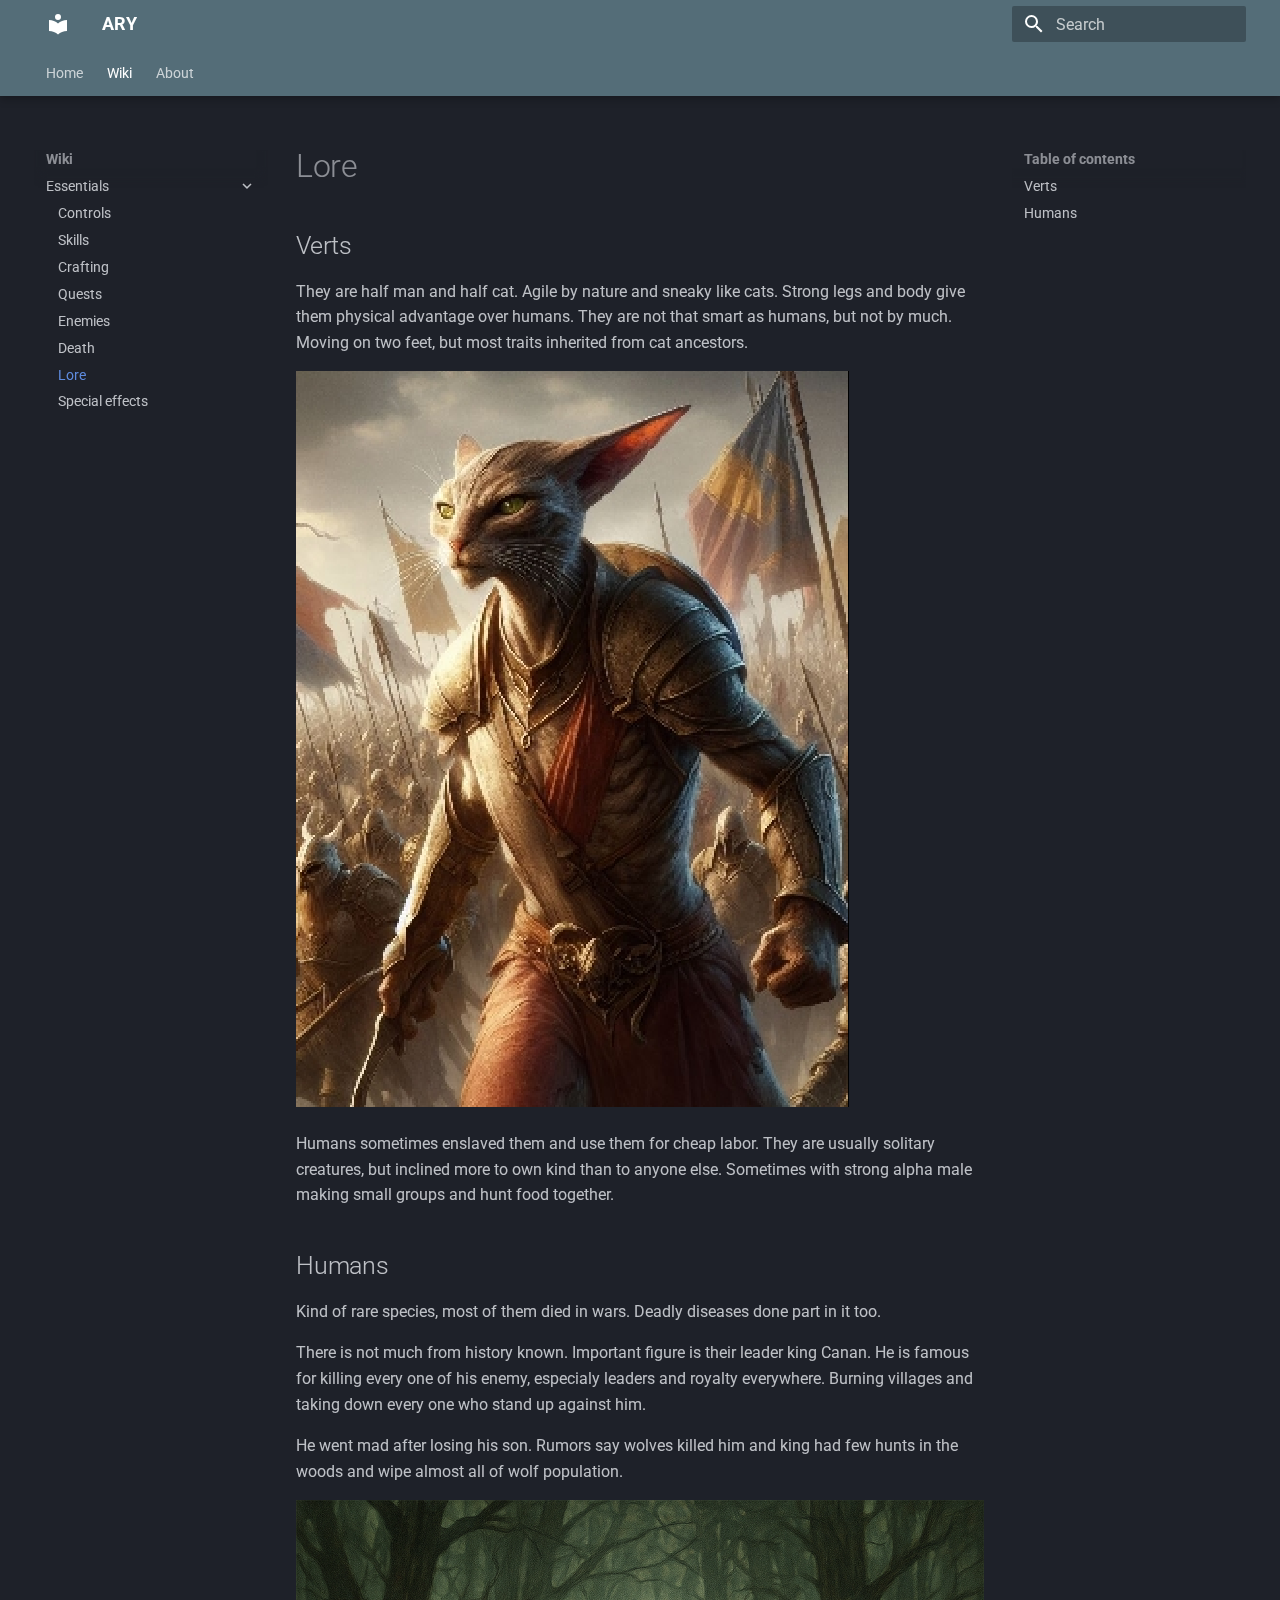
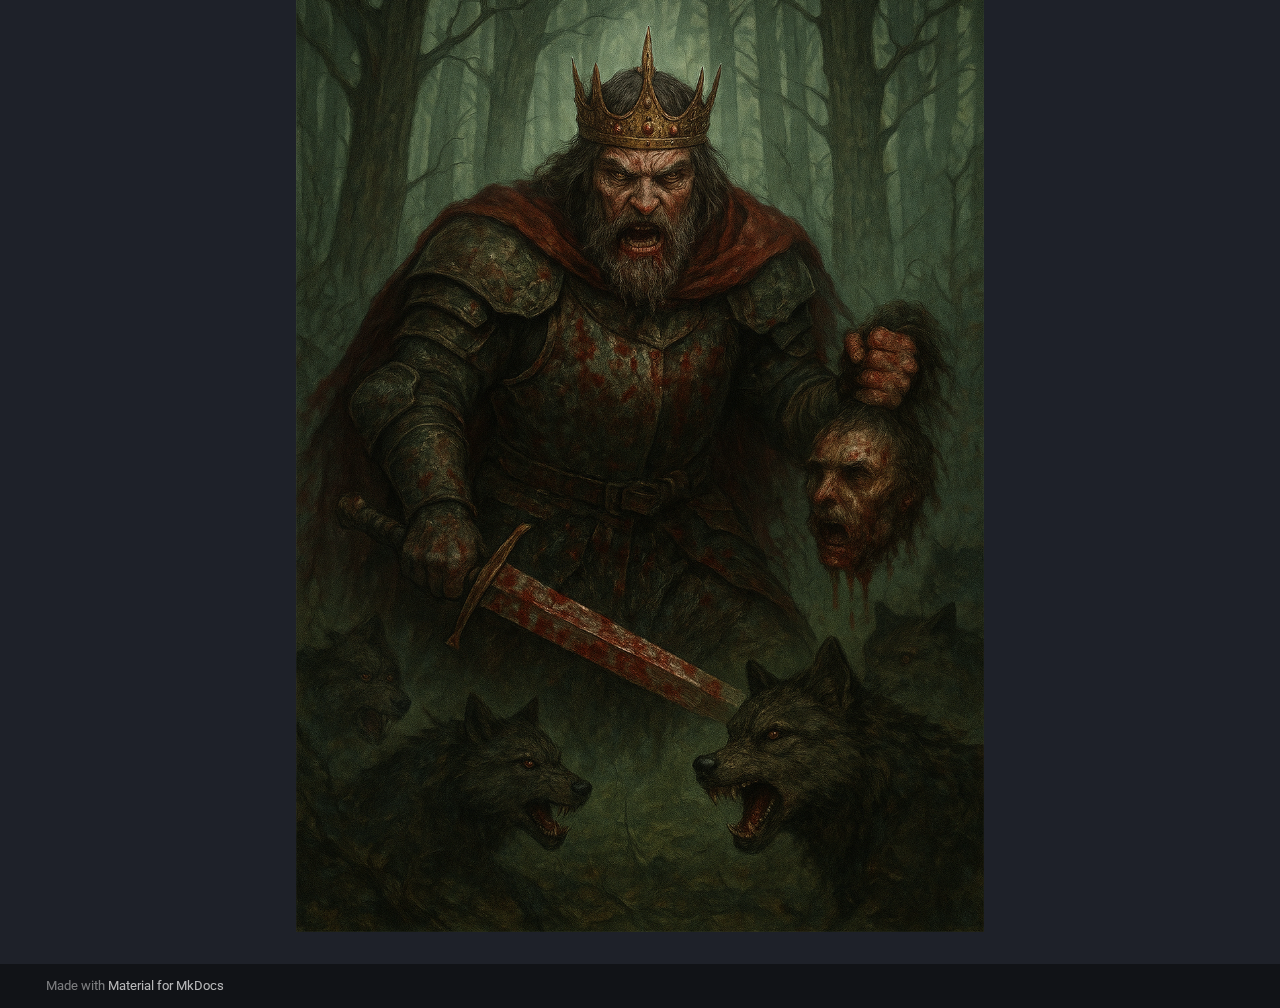
<file: pages/lore/index.html>
<!doctype html>
<html lang="en" class="no-js">
  <head>
    
      <meta charset="utf-8">
      <meta name="viewport" content="width=device-width,initial-scale=1">
      
        <meta name="description" content="Ary documentation">
      
      
      
        <link rel="canonical" href="https://sitename.example/pages/lore/">
      
      
        <link rel="prev" href="../death/">
      
      
        <link rel="next" href="../special_effects/">
      
      
      <link rel="icon" href="../../assets/images/favicon.png">
      <meta name="generator" content="mkdocs-1.6.1, mkdocs-material-9.6.21">
    
    
      
        <title>Lore - ARY</title>
      
    
    
      <link rel="stylesheet" href="../../assets/stylesheets/main.2a3383ac.min.css">
      
        
        <link rel="stylesheet" href="../../assets/stylesheets/palette.06af60db.min.css">
      
      


    
    
      
    
    
      
        
        
        <link rel="preconnect" href="https://fonts.gstatic.com" crossorigin>
        <link rel="stylesheet" href="https://fonts.googleapis.com/css?family=Roboto:300,300i,400,400i,700,700i%7CRoboto+Mono:400,400i,700,700i&display=fallback">
        <style>:root{--md-text-font:"Roboto";--md-code-font:"Roboto Mono"}</style>
      
    
    
    <script>__md_scope=new URL("../..",location),__md_hash=e=>[...e].reduce(((e,_)=>(e<<5)-e+_.charCodeAt(0)),0),__md_get=(e,_=localStorage,t=__md_scope)=>JSON.parse(_.getItem(t.pathname+"."+e)),__md_set=(e,_,t=localStorage,a=__md_scope)=>{try{t.setItem(a.pathname+"."+e,JSON.stringify(_))}catch(e){}}</script>
    
      

    
    
    
  </head>
  
  
    
    
      
    
    
    
    
    <body dir="ltr" data-md-color-scheme="slate" data-md-color-primary="blue-grey" data-md-color-accent="deep-purple">
  
    
    <input class="md-toggle" data-md-toggle="drawer" type="checkbox" id="__drawer" autocomplete="off">
    <input class="md-toggle" data-md-toggle="search" type="checkbox" id="__search" autocomplete="off">
    <label class="md-overlay" for="__drawer"></label>
    <div data-md-component="skip">
      
        
        <a href="#lore" class="md-skip">
          Skip to content
        </a>
      
    </div>
    <div data-md-component="announce">
      
    </div>
    
    
      

  

<header class="md-header md-header--shadow md-header--lifted" data-md-component="header">
  <nav class="md-header__inner md-grid" aria-label="Header">
    <a href="../.." title="ARY" class="md-header__button md-logo" aria-label="ARY" data-md-component="logo">
      
  
  <svg xmlns="http://www.w3.org/2000/svg" viewBox="0 0 24 24"><path d="M12 8a3 3 0 0 0 3-3 3 3 0 0 0-3-3 3 3 0 0 0-3 3 3 3 0 0 0 3 3m0 3.54C9.64 9.35 6.5 8 3 8v11c3.5 0 6.64 1.35 9 3.54 2.36-2.19 5.5-3.54 9-3.54V8c-3.5 0-6.64 1.35-9 3.54"/></svg>

    </a>
    <label class="md-header__button md-icon" for="__drawer">
      
      <svg xmlns="http://www.w3.org/2000/svg" viewBox="0 0 24 24"><path d="M3 6h18v2H3zm0 5h18v2H3zm0 5h18v2H3z"/></svg>
    </label>
    <div class="md-header__title" data-md-component="header-title">
      <div class="md-header__ellipsis">
        <div class="md-header__topic">
          <span class="md-ellipsis">
            ARY
          </span>
        </div>
        <div class="md-header__topic" data-md-component="header-topic">
          <span class="md-ellipsis">
            
              Lore
            
          </span>
        </div>
      </div>
    </div>
    
      
        <form class="md-header__option" data-md-component="palette">
  
    
    
    
    <input class="md-option" data-md-color-media="" data-md-color-scheme="slate" data-md-color-primary="blue-grey" data-md-color-accent="deep-purple"  aria-hidden="true"  type="radio" name="__palette" id="__palette_0">
    
  
</form>
      
    
    
      <script>var palette=__md_get("__palette");if(palette&&palette.color){if("(prefers-color-scheme)"===palette.color.media){var media=matchMedia("(prefers-color-scheme: light)"),input=document.querySelector(media.matches?"[data-md-color-media='(prefers-color-scheme: light)']":"[data-md-color-media='(prefers-color-scheme: dark)']");palette.color.media=input.getAttribute("data-md-color-media"),palette.color.scheme=input.getAttribute("data-md-color-scheme"),palette.color.primary=input.getAttribute("data-md-color-primary"),palette.color.accent=input.getAttribute("data-md-color-accent")}for(var[key,value]of Object.entries(palette.color))document.body.setAttribute("data-md-color-"+key,value)}</script>
    
    
    
      
      
        <label class="md-header__button md-icon" for="__search">
          
          <svg xmlns="http://www.w3.org/2000/svg" viewBox="0 0 24 24"><path d="M9.5 3A6.5 6.5 0 0 1 16 9.5c0 1.61-.59 3.09-1.56 4.23l.27.27h.79l5 5-1.5 1.5-5-5v-.79l-.27-.27A6.52 6.52 0 0 1 9.5 16 6.5 6.5 0 0 1 3 9.5 6.5 6.5 0 0 1 9.5 3m0 2C7 5 5 7 5 9.5S7 14 9.5 14 14 12 14 9.5 12 5 9.5 5"/></svg>
        </label>
        <div class="md-search" data-md-component="search" role="dialog">
  <label class="md-search__overlay" for="__search"></label>
  <div class="md-search__inner" role="search">
    <form class="md-search__form" name="search">
      <input type="text" class="md-search__input" name="query" aria-label="Search" placeholder="Search" autocapitalize="off" autocorrect="off" autocomplete="off" spellcheck="false" data-md-component="search-query" required>
      <label class="md-search__icon md-icon" for="__search">
        
        <svg xmlns="http://www.w3.org/2000/svg" viewBox="0 0 24 24"><path d="M9.5 3A6.5 6.5 0 0 1 16 9.5c0 1.61-.59 3.09-1.56 4.23l.27.27h.79l5 5-1.5 1.5-5-5v-.79l-.27-.27A6.52 6.52 0 0 1 9.5 16 6.5 6.5 0 0 1 3 9.5 6.5 6.5 0 0 1 9.5 3m0 2C7 5 5 7 5 9.5S7 14 9.5 14 14 12 14 9.5 12 5 9.5 5"/></svg>
        
        <svg xmlns="http://www.w3.org/2000/svg" viewBox="0 0 24 24"><path d="M20 11v2H8l5.5 5.5-1.42 1.42L4.16 12l7.92-7.92L13.5 5.5 8 11z"/></svg>
      </label>
      <nav class="md-search__options" aria-label="Search">
        
        <button type="reset" class="md-search__icon md-icon" title="Clear" aria-label="Clear" tabindex="-1">
          
          <svg xmlns="http://www.w3.org/2000/svg" viewBox="0 0 24 24"><path d="M19 6.41 17.59 5 12 10.59 6.41 5 5 6.41 10.59 12 5 17.59 6.41 19 12 13.41 17.59 19 19 17.59 13.41 12z"/></svg>
        </button>
      </nav>
      
    </form>
    <div class="md-search__output">
      <div class="md-search__scrollwrap" tabindex="0" data-md-scrollfix>
        <div class="md-search-result" data-md-component="search-result">
          <div class="md-search-result__meta">
            Initializing search
          </div>
          <ol class="md-search-result__list" role="presentation"></ol>
        </div>
      </div>
    </div>
  </div>
</div>
      
    
    
  </nav>
  
    
      
<nav class="md-tabs" aria-label="Tabs" data-md-component="tabs">
  <div class="md-grid">
    <ul class="md-tabs__list">
      
        
  
  
  
  
    <li class="md-tabs__item">
      <a href="../.." class="md-tabs__link">
        
  
  
    
  
  Home

      </a>
    </li>
  

      
        
  
  
  
    
  
  
    
    
      
  
  
  
    
  
  
    
    
      <li class="md-tabs__item md-tabs__item--active">
        <a href="../controls/" class="md-tabs__link">
          
  
  
  Wiki

        </a>
      </li>
    
  

    
  

      
        
  
  
  
  
    <li class="md-tabs__item">
      <a href="../about/" class="md-tabs__link">
        
  
  
    
  
  About

      </a>
    </li>
  

      
    </ul>
  </div>
</nav>
    
  
</header>
    
    <div class="md-container" data-md-component="container">
      
      
        
      
      <main class="md-main" data-md-component="main">
        <div class="md-main__inner md-grid">
          
            
              
              <div class="md-sidebar md-sidebar--primary" data-md-component="sidebar" data-md-type="navigation" >
                <div class="md-sidebar__scrollwrap">
                  <div class="md-sidebar__inner">
                    


  


<nav class="md-nav md-nav--primary md-nav--lifted" aria-label="Navigation" data-md-level="0">
  <label class="md-nav__title" for="__drawer">
    <a href="../.." title="ARY" class="md-nav__button md-logo" aria-label="ARY" data-md-component="logo">
      
  
  <svg xmlns="http://www.w3.org/2000/svg" viewBox="0 0 24 24"><path d="M12 8a3 3 0 0 0 3-3 3 3 0 0 0-3-3 3 3 0 0 0-3 3 3 3 0 0 0 3 3m0 3.54C9.64 9.35 6.5 8 3 8v11c3.5 0 6.64 1.35 9 3.54 2.36-2.19 5.5-3.54 9-3.54V8c-3.5 0-6.64 1.35-9 3.54"/></svg>

    </a>
    ARY
  </label>
  
  <ul class="md-nav__list" data-md-scrollfix>
    
      
      
  
  
  
  
    <li class="md-nav__item">
      <a href="../.." class="md-nav__link">
        
  
  
  <span class="md-ellipsis">
    Home
    
  </span>
  

      </a>
    </li>
  

    
      
      
  
  
    
  
  
  
    
    
    
    
      
        
        
      
      
    
    
    <li class="md-nav__item md-nav__item--active md-nav__item--section md-nav__item--nested">
      
        
        
        <input class="md-nav__toggle md-toggle " type="checkbox" id="__nav_2" checked>
        
          
          <label class="md-nav__link" for="__nav_2" id="__nav_2_label" tabindex="">
            
  
  
  <span class="md-ellipsis">
    Wiki
    
  </span>
  

            <span class="md-nav__icon md-icon"></span>
          </label>
        
        <nav class="md-nav" data-md-level="1" aria-labelledby="__nav_2_label" aria-expanded="true">
          <label class="md-nav__title" for="__nav_2">
            <span class="md-nav__icon md-icon"></span>
            Wiki
          </label>
          <ul class="md-nav__list" data-md-scrollfix>
            
              
                
  
  
    
  
  
  
    
    
    
    
      
      
    
    
    <li class="md-nav__item md-nav__item--active md-nav__item--nested">
      
        
        
        <input class="md-nav__toggle md-toggle " type="checkbox" id="__nav_2_1" checked>
        
          
          <label class="md-nav__link" for="__nav_2_1" id="__nav_2_1_label" tabindex="0">
            
  
  
  <span class="md-ellipsis">
    Essentials
    
  </span>
  

            <span class="md-nav__icon md-icon"></span>
          </label>
        
        <nav class="md-nav" data-md-level="2" aria-labelledby="__nav_2_1_label" aria-expanded="true">
          <label class="md-nav__title" for="__nav_2_1">
            <span class="md-nav__icon md-icon"></span>
            Essentials
          </label>
          <ul class="md-nav__list" data-md-scrollfix>
            
              
                
  
  
  
  
    <li class="md-nav__item">
      <a href="../controls/" class="md-nav__link">
        
  
  
  <span class="md-ellipsis">
    Controls
    
  </span>
  

      </a>
    </li>
  

              
            
              
                
  
  
  
  
    <li class="md-nav__item">
      <a href="../skills/" class="md-nav__link">
        
  
  
  <span class="md-ellipsis">
    Skills
    
  </span>
  

      </a>
    </li>
  

              
            
              
                
  
  
  
  
    <li class="md-nav__item">
      <a href="../crafting/" class="md-nav__link">
        
  
  
  <span class="md-ellipsis">
    Crafting
    
  </span>
  

      </a>
    </li>
  

              
            
              
                
  
  
  
  
    <li class="md-nav__item">
      <a href="../quests/" class="md-nav__link">
        
  
  
  <span class="md-ellipsis">
    Quests
    
  </span>
  

      </a>
    </li>
  

              
            
              
                
  
  
  
  
    <li class="md-nav__item">
      <a href="../enemies/" class="md-nav__link">
        
  
  
  <span class="md-ellipsis">
    Enemies
    
  </span>
  

      </a>
    </li>
  

              
            
              
                
  
  
  
  
    <li class="md-nav__item">
      <a href="../death/" class="md-nav__link">
        
  
  
  <span class="md-ellipsis">
    Death
    
  </span>
  

      </a>
    </li>
  

              
            
              
                
  
  
    
  
  
  
    <li class="md-nav__item md-nav__item--active">
      
      <input class="md-nav__toggle md-toggle" type="checkbox" id="__toc">
      
      
        
      
      
        <label class="md-nav__link md-nav__link--active" for="__toc">
          
  
  
  <span class="md-ellipsis">
    Lore
    
  </span>
  

          <span class="md-nav__icon md-icon"></span>
        </label>
      
      <a href="./" class="md-nav__link md-nav__link--active">
        
  
  
  <span class="md-ellipsis">
    Lore
    
  </span>
  

      </a>
      
        

<nav class="md-nav md-nav--secondary" aria-label="Table of contents">
  
  
  
    
  
  
    <label class="md-nav__title" for="__toc">
      <span class="md-nav__icon md-icon"></span>
      Table of contents
    </label>
    <ul class="md-nav__list" data-md-component="toc" data-md-scrollfix>
      
        <li class="md-nav__item">
  <a href="#verts" class="md-nav__link">
    <span class="md-ellipsis">
      Verts
    </span>
  </a>
  
</li>
      
        <li class="md-nav__item">
  <a href="#humans" class="md-nav__link">
    <span class="md-ellipsis">
      Humans
    </span>
  </a>
  
</li>
      
    </ul>
  
</nav>
      
    </li>
  

              
            
              
                
  
  
  
  
    <li class="md-nav__item">
      <a href="../special_effects/" class="md-nav__link">
        
  
  
  <span class="md-ellipsis">
    Special effects
    
  </span>
  

      </a>
    </li>
  

              
            
          </ul>
        </nav>
      
    </li>
  

              
            
          </ul>
        </nav>
      
    </li>
  

    
      
      
  
  
  
  
    <li class="md-nav__item">
      <a href="../about/" class="md-nav__link">
        
  
  
  <span class="md-ellipsis">
    About
    
  </span>
  

      </a>
    </li>
  

    
  </ul>
</nav>
                  </div>
                </div>
              </div>
            
            
              
              <div class="md-sidebar md-sidebar--secondary" data-md-component="sidebar" data-md-type="toc" >
                <div class="md-sidebar__scrollwrap">
                  <div class="md-sidebar__inner">
                    

<nav class="md-nav md-nav--secondary" aria-label="Table of contents">
  
  
  
    
  
  
    <label class="md-nav__title" for="__toc">
      <span class="md-nav__icon md-icon"></span>
      Table of contents
    </label>
    <ul class="md-nav__list" data-md-component="toc" data-md-scrollfix>
      
        <li class="md-nav__item">
  <a href="#verts" class="md-nav__link">
    <span class="md-ellipsis">
      Verts
    </span>
  </a>
  
</li>
      
        <li class="md-nav__item">
  <a href="#humans" class="md-nav__link">
    <span class="md-ellipsis">
      Humans
    </span>
  </a>
  
</li>
      
    </ul>
  
</nav>
                  </div>
                </div>
              </div>
            
          
          
            <div class="md-content" data-md-component="content">
              <article class="md-content__inner md-typeset">
                
                  



<h1 id="lore">Lore</h1>
<h2 id="verts">Verts</h2>
<p>They are half man and half cat. Agile by nature and sneaky like cats. Strong legs and body give them physical advantage over humans. They are not that smart as humans, but not by much. Moving on two feet, but most traits inherited from cat ancestors.</p>
<p><img alt="Vertus" src="../../assets/vert.png" /></p>
<p>Humans sometimes enslaved them and use them for cheap labor. They are usually solitary creatures, but inclined more to own kind than to anyone else. Sometimes with strong alpha male making small groups and hunt food together.</p>
<h2 id="humans">Humans</h2>
<p>Kind of rare species, most of them died in wars. Deadly diseases done part in it too.</p>
<p>There is not much from history known. Important figure is their leader king Canan. He is famous for killing every one of his enemy, especialy leaders and royalty everywhere. Burning villages and taking down every one who stand up against him.</p>
<p>He went mad after losing his son. Rumors say wolves killed him and king had few hunts in the woods and wipe almost all of wolf population.</p>
<p><img alt="King Canan" src="../../assets/king.png" /></p>












                
              </article>
            </div>
          
          
<script>var target=document.getElementById(location.hash.slice(1));target&&target.name&&(target.checked=target.name.startsWith("__tabbed_"))</script>
        </div>
        
      </main>
      
        <footer class="md-footer">
  
  <div class="md-footer-meta md-typeset">
    <div class="md-footer-meta__inner md-grid">
      <div class="md-copyright">
  
  
    Made with
    <a href="https://squidfunk.github.io/mkdocs-material/" target="_blank" rel="noopener">
      Material for MkDocs
    </a>
  
</div>
      
    </div>
  </div>
</footer>
      
    </div>
    <div class="md-dialog" data-md-component="dialog">
      <div class="md-dialog__inner md-typeset"></div>
    </div>
    
      <div class="md-progress" data-md-component="progress" role="progressbar"></div>
    
    
    
      
      <script id="__config" type="application/json">{"base": "../..", "features": ["navigation.instant", "navigation.instant.prefetch", "navigation.instant.progress", "navigation.tracking", "navigation.tabs", "navigation.tabs.sticky", "toc.follow"], "search": "../../assets/javascripts/workers/search.973d3a69.min.js", "tags": null, "translations": {"clipboard.copied": "Copied to clipboard", "clipboard.copy": "Copy to clipboard", "search.result.more.one": "1 more on this page", "search.result.more.other": "# more on this page", "search.result.none": "No matching documents", "search.result.one": "1 matching document", "search.result.other": "# matching documents", "search.result.placeholder": "Type to start searching", "search.result.term.missing": "Missing", "select.version": "Select version"}, "version": null}</script>
    
    
      <script src="../../assets/javascripts/bundle.f55a23d4.min.js"></script>
      
    
  </body>
</html>
</file>
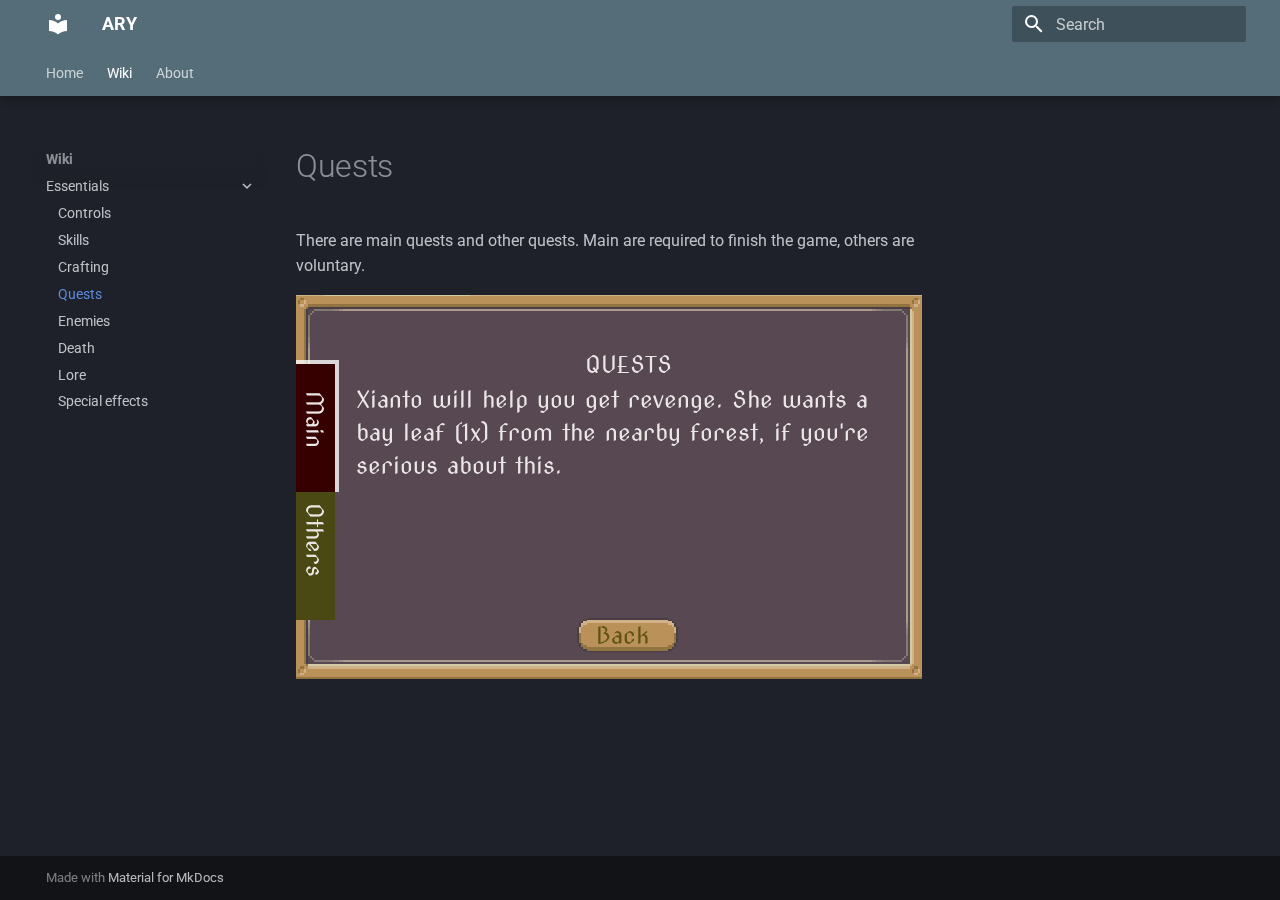
<file: pages/quests/index.html>
<!doctype html>
<html lang="en" class="no-js">
  <head>
    
      <meta charset="utf-8">
      <meta name="viewport" content="width=device-width,initial-scale=1">
      
        <meta name="description" content="Ary documentation">
      
      
      
        <link rel="canonical" href="https://sitename.example/pages/quests/">
      
      
        <link rel="prev" href="../crafting/">
      
      
        <link rel="next" href="../enemies/">
      
      
      <link rel="icon" href="../../assets/images/favicon.png">
      <meta name="generator" content="mkdocs-1.6.1, mkdocs-material-9.6.21">
    
    
      
        <title>Quests - ARY</title>
      
    
    
      <link rel="stylesheet" href="../../assets/stylesheets/main.2a3383ac.min.css">
      
        
        <link rel="stylesheet" href="../../assets/stylesheets/palette.06af60db.min.css">
      
      


    
    
      
    
    
      
        
        
        <link rel="preconnect" href="https://fonts.gstatic.com" crossorigin>
        <link rel="stylesheet" href="https://fonts.googleapis.com/css?family=Roboto:300,300i,400,400i,700,700i%7CRoboto+Mono:400,400i,700,700i&display=fallback">
        <style>:root{--md-text-font:"Roboto";--md-code-font:"Roboto Mono"}</style>
      
    
    
    <script>__md_scope=new URL("../..",location),__md_hash=e=>[...e].reduce(((e,_)=>(e<<5)-e+_.charCodeAt(0)),0),__md_get=(e,_=localStorage,t=__md_scope)=>JSON.parse(_.getItem(t.pathname+"."+e)),__md_set=(e,_,t=localStorage,a=__md_scope)=>{try{t.setItem(a.pathname+"."+e,JSON.stringify(_))}catch(e){}}</script>
    
      

    
    
    
  </head>
  
  
    
    
      
    
    
    
    
    <body dir="ltr" data-md-color-scheme="slate" data-md-color-primary="blue-grey" data-md-color-accent="deep-purple">
  
    
    <input class="md-toggle" data-md-toggle="drawer" type="checkbox" id="__drawer" autocomplete="off">
    <input class="md-toggle" data-md-toggle="search" type="checkbox" id="__search" autocomplete="off">
    <label class="md-overlay" for="__drawer"></label>
    <div data-md-component="skip">
      
        
        <a href="#quests" class="md-skip">
          Skip to content
        </a>
      
    </div>
    <div data-md-component="announce">
      
    </div>
    
    
      

  

<header class="md-header md-header--shadow md-header--lifted" data-md-component="header">
  <nav class="md-header__inner md-grid" aria-label="Header">
    <a href="../.." title="ARY" class="md-header__button md-logo" aria-label="ARY" data-md-component="logo">
      
  
  <svg xmlns="http://www.w3.org/2000/svg" viewBox="0 0 24 24"><path d="M12 8a3 3 0 0 0 3-3 3 3 0 0 0-3-3 3 3 0 0 0-3 3 3 3 0 0 0 3 3m0 3.54C9.64 9.35 6.5 8 3 8v11c3.5 0 6.64 1.35 9 3.54 2.36-2.19 5.5-3.54 9-3.54V8c-3.5 0-6.64 1.35-9 3.54"/></svg>

    </a>
    <label class="md-header__button md-icon" for="__drawer">
      
      <svg xmlns="http://www.w3.org/2000/svg" viewBox="0 0 24 24"><path d="M3 6h18v2H3zm0 5h18v2H3zm0 5h18v2H3z"/></svg>
    </label>
    <div class="md-header__title" data-md-component="header-title">
      <div class="md-header__ellipsis">
        <div class="md-header__topic">
          <span class="md-ellipsis">
            ARY
          </span>
        </div>
        <div class="md-header__topic" data-md-component="header-topic">
          <span class="md-ellipsis">
            
              Quests
            
          </span>
        </div>
      </div>
    </div>
    
      
        <form class="md-header__option" data-md-component="palette">
  
    
    
    
    <input class="md-option" data-md-color-media="" data-md-color-scheme="slate" data-md-color-primary="blue-grey" data-md-color-accent="deep-purple"  aria-hidden="true"  type="radio" name="__palette" id="__palette_0">
    
  
</form>
      
    
    
      <script>var palette=__md_get("__palette");if(palette&&palette.color){if("(prefers-color-scheme)"===palette.color.media){var media=matchMedia("(prefers-color-scheme: light)"),input=document.querySelector(media.matches?"[data-md-color-media='(prefers-color-scheme: light)']":"[data-md-color-media='(prefers-color-scheme: dark)']");palette.color.media=input.getAttribute("data-md-color-media"),palette.color.scheme=input.getAttribute("data-md-color-scheme"),palette.color.primary=input.getAttribute("data-md-color-primary"),palette.color.accent=input.getAttribute("data-md-color-accent")}for(var[key,value]of Object.entries(palette.color))document.body.setAttribute("data-md-color-"+key,value)}</script>
    
    
    
      
      
        <label class="md-header__button md-icon" for="__search">
          
          <svg xmlns="http://www.w3.org/2000/svg" viewBox="0 0 24 24"><path d="M9.5 3A6.5 6.5 0 0 1 16 9.5c0 1.61-.59 3.09-1.56 4.23l.27.27h.79l5 5-1.5 1.5-5-5v-.79l-.27-.27A6.52 6.52 0 0 1 9.5 16 6.5 6.5 0 0 1 3 9.5 6.5 6.5 0 0 1 9.5 3m0 2C7 5 5 7 5 9.5S7 14 9.5 14 14 12 14 9.5 12 5 9.5 5"/></svg>
        </label>
        <div class="md-search" data-md-component="search" role="dialog">
  <label class="md-search__overlay" for="__search"></label>
  <div class="md-search__inner" role="search">
    <form class="md-search__form" name="search">
      <input type="text" class="md-search__input" name="query" aria-label="Search" placeholder="Search" autocapitalize="off" autocorrect="off" autocomplete="off" spellcheck="false" data-md-component="search-query" required>
      <label class="md-search__icon md-icon" for="__search">
        
        <svg xmlns="http://www.w3.org/2000/svg" viewBox="0 0 24 24"><path d="M9.5 3A6.5 6.5 0 0 1 16 9.5c0 1.61-.59 3.09-1.56 4.23l.27.27h.79l5 5-1.5 1.5-5-5v-.79l-.27-.27A6.52 6.52 0 0 1 9.5 16 6.5 6.5 0 0 1 3 9.5 6.5 6.5 0 0 1 9.5 3m0 2C7 5 5 7 5 9.5S7 14 9.5 14 14 12 14 9.5 12 5 9.5 5"/></svg>
        
        <svg xmlns="http://www.w3.org/2000/svg" viewBox="0 0 24 24"><path d="M20 11v2H8l5.5 5.5-1.42 1.42L4.16 12l7.92-7.92L13.5 5.5 8 11z"/></svg>
      </label>
      <nav class="md-search__options" aria-label="Search">
        
        <button type="reset" class="md-search__icon md-icon" title="Clear" aria-label="Clear" tabindex="-1">
          
          <svg xmlns="http://www.w3.org/2000/svg" viewBox="0 0 24 24"><path d="M19 6.41 17.59 5 12 10.59 6.41 5 5 6.41 10.59 12 5 17.59 6.41 19 12 13.41 17.59 19 19 17.59 13.41 12z"/></svg>
        </button>
      </nav>
      
    </form>
    <div class="md-search__output">
      <div class="md-search__scrollwrap" tabindex="0" data-md-scrollfix>
        <div class="md-search-result" data-md-component="search-result">
          <div class="md-search-result__meta">
            Initializing search
          </div>
          <ol class="md-search-result__list" role="presentation"></ol>
        </div>
      </div>
    </div>
  </div>
</div>
      
    
    
  </nav>
  
    
      
<nav class="md-tabs" aria-label="Tabs" data-md-component="tabs">
  <div class="md-grid">
    <ul class="md-tabs__list">
      
        
  
  
  
  
    <li class="md-tabs__item">
      <a href="../.." class="md-tabs__link">
        
  
  
    
  
  Home

      </a>
    </li>
  

      
        
  
  
  
    
  
  
    
    
      
  
  
  
    
  
  
    
    
      <li class="md-tabs__item md-tabs__item--active">
        <a href="../controls/" class="md-tabs__link">
          
  
  
  Wiki

        </a>
      </li>
    
  

    
  

      
        
  
  
  
  
    <li class="md-tabs__item">
      <a href="../about/" class="md-tabs__link">
        
  
  
    
  
  About

      </a>
    </li>
  

      
    </ul>
  </div>
</nav>
    
  
</header>
    
    <div class="md-container" data-md-component="container">
      
      
        
      
      <main class="md-main" data-md-component="main">
        <div class="md-main__inner md-grid">
          
            
              
              <div class="md-sidebar md-sidebar--primary" data-md-component="sidebar" data-md-type="navigation" >
                <div class="md-sidebar__scrollwrap">
                  <div class="md-sidebar__inner">
                    


  


<nav class="md-nav md-nav--primary md-nav--lifted" aria-label="Navigation" data-md-level="0">
  <label class="md-nav__title" for="__drawer">
    <a href="../.." title="ARY" class="md-nav__button md-logo" aria-label="ARY" data-md-component="logo">
      
  
  <svg xmlns="http://www.w3.org/2000/svg" viewBox="0 0 24 24"><path d="M12 8a3 3 0 0 0 3-3 3 3 0 0 0-3-3 3 3 0 0 0-3 3 3 3 0 0 0 3 3m0 3.54C9.64 9.35 6.5 8 3 8v11c3.5 0 6.64 1.35 9 3.54 2.36-2.19 5.5-3.54 9-3.54V8c-3.5 0-6.64 1.35-9 3.54"/></svg>

    </a>
    ARY
  </label>
  
  <ul class="md-nav__list" data-md-scrollfix>
    
      
      
  
  
  
  
    <li class="md-nav__item">
      <a href="../.." class="md-nav__link">
        
  
  
  <span class="md-ellipsis">
    Home
    
  </span>
  

      </a>
    </li>
  

    
      
      
  
  
    
  
  
  
    
    
    
    
      
        
        
      
      
    
    
    <li class="md-nav__item md-nav__item--active md-nav__item--section md-nav__item--nested">
      
        
        
        <input class="md-nav__toggle md-toggle " type="checkbox" id="__nav_2" checked>
        
          
          <label class="md-nav__link" for="__nav_2" id="__nav_2_label" tabindex="">
            
  
  
  <span class="md-ellipsis">
    Wiki
    
  </span>
  

            <span class="md-nav__icon md-icon"></span>
          </label>
        
        <nav class="md-nav" data-md-level="1" aria-labelledby="__nav_2_label" aria-expanded="true">
          <label class="md-nav__title" for="__nav_2">
            <span class="md-nav__icon md-icon"></span>
            Wiki
          </label>
          <ul class="md-nav__list" data-md-scrollfix>
            
              
                
  
  
    
  
  
  
    
    
    
    
      
      
    
    
    <li class="md-nav__item md-nav__item--active md-nav__item--nested">
      
        
        
        <input class="md-nav__toggle md-toggle " type="checkbox" id="__nav_2_1" checked>
        
          
          <label class="md-nav__link" for="__nav_2_1" id="__nav_2_1_label" tabindex="0">
            
  
  
  <span class="md-ellipsis">
    Essentials
    
  </span>
  

            <span class="md-nav__icon md-icon"></span>
          </label>
        
        <nav class="md-nav" data-md-level="2" aria-labelledby="__nav_2_1_label" aria-expanded="true">
          <label class="md-nav__title" for="__nav_2_1">
            <span class="md-nav__icon md-icon"></span>
            Essentials
          </label>
          <ul class="md-nav__list" data-md-scrollfix>
            
              
                
  
  
  
  
    <li class="md-nav__item">
      <a href="../controls/" class="md-nav__link">
        
  
  
  <span class="md-ellipsis">
    Controls
    
  </span>
  

      </a>
    </li>
  

              
            
              
                
  
  
  
  
    <li class="md-nav__item">
      <a href="../skills/" class="md-nav__link">
        
  
  
  <span class="md-ellipsis">
    Skills
    
  </span>
  

      </a>
    </li>
  

              
            
              
                
  
  
  
  
    <li class="md-nav__item">
      <a href="../crafting/" class="md-nav__link">
        
  
  
  <span class="md-ellipsis">
    Crafting
    
  </span>
  

      </a>
    </li>
  

              
            
              
                
  
  
    
  
  
  
    <li class="md-nav__item md-nav__item--active">
      
      <input class="md-nav__toggle md-toggle" type="checkbox" id="__toc">
      
      
        
      
      
      <a href="./" class="md-nav__link md-nav__link--active">
        
  
  
  <span class="md-ellipsis">
    Quests
    
  </span>
  

      </a>
      
    </li>
  

              
            
              
                
  
  
  
  
    <li class="md-nav__item">
      <a href="../enemies/" class="md-nav__link">
        
  
  
  <span class="md-ellipsis">
    Enemies
    
  </span>
  

      </a>
    </li>
  

              
            
              
                
  
  
  
  
    <li class="md-nav__item">
      <a href="../death/" class="md-nav__link">
        
  
  
  <span class="md-ellipsis">
    Death
    
  </span>
  

      </a>
    </li>
  

              
            
              
                
  
  
  
  
    <li class="md-nav__item">
      <a href="../lore/" class="md-nav__link">
        
  
  
  <span class="md-ellipsis">
    Lore
    
  </span>
  

      </a>
    </li>
  

              
            
              
                
  
  
  
  
    <li class="md-nav__item">
      <a href="../special_effects/" class="md-nav__link">
        
  
  
  <span class="md-ellipsis">
    Special effects
    
  </span>
  

      </a>
    </li>
  

              
            
          </ul>
        </nav>
      
    </li>
  

              
            
          </ul>
        </nav>
      
    </li>
  

    
      
      
  
  
  
  
    <li class="md-nav__item">
      <a href="../about/" class="md-nav__link">
        
  
  
  <span class="md-ellipsis">
    About
    
  </span>
  

      </a>
    </li>
  

    
  </ul>
</nav>
                  </div>
                </div>
              </div>
            
            
              
              <div class="md-sidebar md-sidebar--secondary" data-md-component="sidebar" data-md-type="toc" >
                <div class="md-sidebar__scrollwrap">
                  <div class="md-sidebar__inner">
                    

<nav class="md-nav md-nav--secondary" aria-label="Table of contents">
  
  
  
    
  
  
</nav>
                  </div>
                </div>
              </div>
            
          
          
            <div class="md-content" data-md-component="content">
              <article class="md-content__inner md-typeset">
                
                  



<h1 id="quests">Quests</h1>
<p>There are main quests and other quests. Main are required to finish the game, others are voluntary.</p>
<p><img alt="Quests" src="../../assets/quests.png" /></p>












                
              </article>
            </div>
          
          
<script>var target=document.getElementById(location.hash.slice(1));target&&target.name&&(target.checked=target.name.startsWith("__tabbed_"))</script>
        </div>
        
      </main>
      
        <footer class="md-footer">
  
  <div class="md-footer-meta md-typeset">
    <div class="md-footer-meta__inner md-grid">
      <div class="md-copyright">
  
  
    Made with
    <a href="https://squidfunk.github.io/mkdocs-material/" target="_blank" rel="noopener">
      Material for MkDocs
    </a>
  
</div>
      
    </div>
  </div>
</footer>
      
    </div>
    <div class="md-dialog" data-md-component="dialog">
      <div class="md-dialog__inner md-typeset"></div>
    </div>
    
      <div class="md-progress" data-md-component="progress" role="progressbar"></div>
    
    
    
      
      <script id="__config" type="application/json">{"base": "../..", "features": ["navigation.instant", "navigation.instant.prefetch", "navigation.instant.progress", "navigation.tracking", "navigation.tabs", "navigation.tabs.sticky", "toc.follow"], "search": "../../assets/javascripts/workers/search.973d3a69.min.js", "tags": null, "translations": {"clipboard.copied": "Copied to clipboard", "clipboard.copy": "Copy to clipboard", "search.result.more.one": "1 more on this page", "search.result.more.other": "# more on this page", "search.result.none": "No matching documents", "search.result.one": "1 matching document", "search.result.other": "# matching documents", "search.result.placeholder": "Type to start searching", "search.result.term.missing": "Missing", "select.version": "Select version"}, "version": null}</script>
    
    
      <script src="../../assets/javascripts/bundle.f55a23d4.min.js"></script>
      
    
  </body>
</html>
</file>
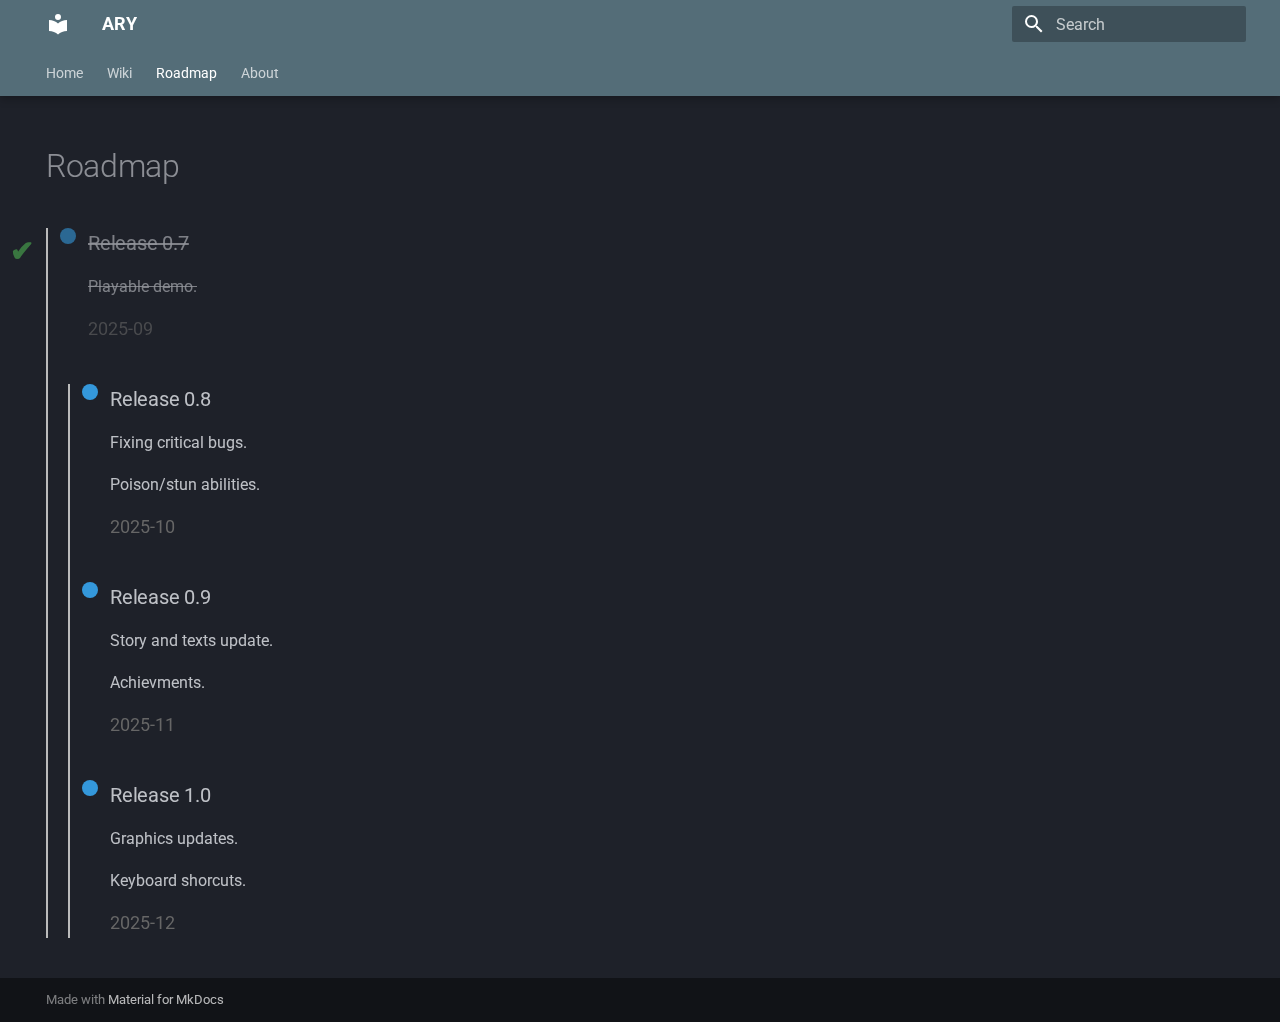
<file: pages/roadmap/index.html>
<!doctype html>
<html lang="en" class="no-js">
  <head>
    
      <meta charset="utf-8">
      <meta name="viewport" content="width=device-width,initial-scale=1">
      
        <meta name="description" content="Ary documentation">
      
      
      
        <link rel="canonical" href="https://sitename.example/pages/roadmap/">
      
      
        <link rel="prev" href="../special_effects/">
      
      
        <link rel="next" href="../about/">
      
      
      <link rel="icon" href="../../assets/images/favicon.png">
      <meta name="generator" content="mkdocs-1.6.1, mkdocs-material-9.6.22">
    
    
      
        <title>Roadmap - ARY</title>
      
    
    
      <link rel="stylesheet" href="../../assets/stylesheets/main.84d31ad4.min.css">
      
        
        <link rel="stylesheet" href="../../assets/stylesheets/palette.06af60db.min.css">
      
      


    
    
      
    
    
      
        
        
        <link rel="preconnect" href="https://fonts.gstatic.com" crossorigin>
        <link rel="stylesheet" href="https://fonts.googleapis.com/css?family=Roboto:300,300i,400,400i,700,700i%7CRoboto+Mono:400,400i,700,700i&display=fallback">
        <style>:root{--md-text-font:"Roboto";--md-code-font:"Roboto Mono"}</style>
      
    
    
      <link rel="stylesheet" href="../../css/neoteroi-mkdocs.css">
    
    <script>__md_scope=new URL("../..",location),__md_hash=e=>[...e].reduce(((e,_)=>(e<<5)-e+_.charCodeAt(0)),0),__md_get=(e,_=localStorage,t=__md_scope)=>JSON.parse(_.getItem(t.pathname+"."+e)),__md_set=(e,_,t=localStorage,a=__md_scope)=>{try{t.setItem(a.pathname+"."+e,JSON.stringify(_))}catch(e){}}</script>
    
      

    
    
    
  </head>
  
  
    
    
      
    
    
    
    
    <body dir="ltr" data-md-color-scheme="slate" data-md-color-primary="blue-grey" data-md-color-accent="deep-purple">
  
    
    <input class="md-toggle" data-md-toggle="drawer" type="checkbox" id="__drawer" autocomplete="off">
    <input class="md-toggle" data-md-toggle="search" type="checkbox" id="__search" autocomplete="off">
    <label class="md-overlay" for="__drawer"></label>
    <div data-md-component="skip">
      
        
        <a href="#roadmap" class="md-skip">
          Skip to content
        </a>
      
    </div>
    <div data-md-component="announce">
      
    </div>
    
    
      

  

<header class="md-header md-header--shadow md-header--lifted" data-md-component="header">
  <nav class="md-header__inner md-grid" aria-label="Header">
    <a href="../.." title="ARY" class="md-header__button md-logo" aria-label="ARY" data-md-component="logo">
      
  
  <svg xmlns="http://www.w3.org/2000/svg" viewBox="0 0 24 24"><path d="M12 8a3 3 0 0 0 3-3 3 3 0 0 0-3-3 3 3 0 0 0-3 3 3 3 0 0 0 3 3m0 3.54C9.64 9.35 6.5 8 3 8v11c3.5 0 6.64 1.35 9 3.54 2.36-2.19 5.5-3.54 9-3.54V8c-3.5 0-6.64 1.35-9 3.54"/></svg>

    </a>
    <label class="md-header__button md-icon" for="__drawer">
      
      <svg xmlns="http://www.w3.org/2000/svg" viewBox="0 0 24 24"><path d="M3 6h18v2H3zm0 5h18v2H3zm0 5h18v2H3z"/></svg>
    </label>
    <div class="md-header__title" data-md-component="header-title">
      <div class="md-header__ellipsis">
        <div class="md-header__topic">
          <span class="md-ellipsis">
            ARY
          </span>
        </div>
        <div class="md-header__topic" data-md-component="header-topic">
          <span class="md-ellipsis">
            
              Roadmap
            
          </span>
        </div>
      </div>
    </div>
    
      
        <form class="md-header__option" data-md-component="palette">
  
    
    
    
    <input class="md-option" data-md-color-media="" data-md-color-scheme="slate" data-md-color-primary="blue-grey" data-md-color-accent="deep-purple"  aria-hidden="true"  type="radio" name="__palette" id="__palette_0">
    
  
</form>
      
    
    
      <script>var palette=__md_get("__palette");if(palette&&palette.color){if("(prefers-color-scheme)"===palette.color.media){var media=matchMedia("(prefers-color-scheme: light)"),input=document.querySelector(media.matches?"[data-md-color-media='(prefers-color-scheme: light)']":"[data-md-color-media='(prefers-color-scheme: dark)']");palette.color.media=input.getAttribute("data-md-color-media"),palette.color.scheme=input.getAttribute("data-md-color-scheme"),palette.color.primary=input.getAttribute("data-md-color-primary"),palette.color.accent=input.getAttribute("data-md-color-accent")}for(var[key,value]of Object.entries(palette.color))document.body.setAttribute("data-md-color-"+key,value)}</script>
    
    
    
      
      
        <label class="md-header__button md-icon" for="__search">
          
          <svg xmlns="http://www.w3.org/2000/svg" viewBox="0 0 24 24"><path d="M9.5 3A6.5 6.5 0 0 1 16 9.5c0 1.61-.59 3.09-1.56 4.23l.27.27h.79l5 5-1.5 1.5-5-5v-.79l-.27-.27A6.52 6.52 0 0 1 9.5 16 6.5 6.5 0 0 1 3 9.5 6.5 6.5 0 0 1 9.5 3m0 2C7 5 5 7 5 9.5S7 14 9.5 14 14 12 14 9.5 12 5 9.5 5"/></svg>
        </label>
        <div class="md-search" data-md-component="search" role="dialog">
  <label class="md-search__overlay" for="__search"></label>
  <div class="md-search__inner" role="search">
    <form class="md-search__form" name="search">
      <input type="text" class="md-search__input" name="query" aria-label="Search" placeholder="Search" autocapitalize="off" autocorrect="off" autocomplete="off" spellcheck="false" data-md-component="search-query" required>
      <label class="md-search__icon md-icon" for="__search">
        
        <svg xmlns="http://www.w3.org/2000/svg" viewBox="0 0 24 24"><path d="M9.5 3A6.5 6.5 0 0 1 16 9.5c0 1.61-.59 3.09-1.56 4.23l.27.27h.79l5 5-1.5 1.5-5-5v-.79l-.27-.27A6.52 6.52 0 0 1 9.5 16 6.5 6.5 0 0 1 3 9.5 6.5 6.5 0 0 1 9.5 3m0 2C7 5 5 7 5 9.5S7 14 9.5 14 14 12 14 9.5 12 5 9.5 5"/></svg>
        
        <svg xmlns="http://www.w3.org/2000/svg" viewBox="0 0 24 24"><path d="M20 11v2H8l5.5 5.5-1.42 1.42L4.16 12l7.92-7.92L13.5 5.5 8 11z"/></svg>
      </label>
      <nav class="md-search__options" aria-label="Search">
        
        <button type="reset" class="md-search__icon md-icon" title="Clear" aria-label="Clear" tabindex="-1">
          
          <svg xmlns="http://www.w3.org/2000/svg" viewBox="0 0 24 24"><path d="M19 6.41 17.59 5 12 10.59 6.41 5 5 6.41 10.59 12 5 17.59 6.41 19 12 13.41 17.59 19 19 17.59 13.41 12z"/></svg>
        </button>
      </nav>
      
    </form>
    <div class="md-search__output">
      <div class="md-search__scrollwrap" tabindex="0" data-md-scrollfix>
        <div class="md-search-result" data-md-component="search-result">
          <div class="md-search-result__meta">
            Initializing search
          </div>
          <ol class="md-search-result__list" role="presentation"></ol>
        </div>
      </div>
    </div>
  </div>
</div>
      
    
    
  </nav>
  
    
      
<nav class="md-tabs" aria-label="Tabs" data-md-component="tabs">
  <div class="md-grid">
    <ul class="md-tabs__list">
      
        
  
  
  
  
    <li class="md-tabs__item">
      <a href="../.." class="md-tabs__link">
        
  
  
    
  
  Home

      </a>
    </li>
  

      
        
  
  
  
  
    
    
      
  
  
  
  
    
    
      <li class="md-tabs__item">
        <a href="../lore/" class="md-tabs__link">
          
  
  
  Wiki

        </a>
      </li>
    
  

    
  

      
        
  
  
  
    
  
  
    <li class="md-tabs__item md-tabs__item--active">
      <a href="./" class="md-tabs__link">
        
  
  
    
  
  Roadmap

      </a>
    </li>
  

      
        
  
  
  
  
    <li class="md-tabs__item">
      <a href="../about/" class="md-tabs__link">
        
  
  
    
  
  About

      </a>
    </li>
  

      
    </ul>
  </div>
</nav>
    
  
</header>
    
    <div class="md-container" data-md-component="container">
      
      
        
      
      <main class="md-main" data-md-component="main">
        <div class="md-main__inner md-grid">
          
            
              
                
              
              <div class="md-sidebar md-sidebar--primary" data-md-component="sidebar" data-md-type="navigation" hidden>
                <div class="md-sidebar__scrollwrap">
                  <div class="md-sidebar__inner">
                    


  


<nav class="md-nav md-nav--primary md-nav--lifted" aria-label="Navigation" data-md-level="0">
  <label class="md-nav__title" for="__drawer">
    <a href="../.." title="ARY" class="md-nav__button md-logo" aria-label="ARY" data-md-component="logo">
      
  
  <svg xmlns="http://www.w3.org/2000/svg" viewBox="0 0 24 24"><path d="M12 8a3 3 0 0 0 3-3 3 3 0 0 0-3-3 3 3 0 0 0-3 3 3 3 0 0 0 3 3m0 3.54C9.64 9.35 6.5 8 3 8v11c3.5 0 6.64 1.35 9 3.54 2.36-2.19 5.5-3.54 9-3.54V8c-3.5 0-6.64 1.35-9 3.54"/></svg>

    </a>
    ARY
  </label>
  
  <ul class="md-nav__list" data-md-scrollfix>
    
      
      
  
  
  
  
    <li class="md-nav__item">
      <a href="../.." class="md-nav__link">
        
  
  
  <span class="md-ellipsis">
    Home
    
  </span>
  

      </a>
    </li>
  

    
      
      
  
  
  
  
    
    
    
    
      
      
    
    
    <li class="md-nav__item md-nav__item--nested">
      
        
        
        <input class="md-nav__toggle md-toggle " type="checkbox" id="__nav_2" >
        
          
          <label class="md-nav__link" for="__nav_2" id="__nav_2_label" tabindex="0">
            
  
  
  <span class="md-ellipsis">
    Wiki
    
  </span>
  

            <span class="md-nav__icon md-icon"></span>
          </label>
        
        <nav class="md-nav" data-md-level="1" aria-labelledby="__nav_2_label" aria-expanded="false">
          <label class="md-nav__title" for="__nav_2">
            <span class="md-nav__icon md-icon"></span>
            Wiki
          </label>
          <ul class="md-nav__list" data-md-scrollfix>
            
              
                
  
  
  
  
    
    
    
    
      
      
    
    
    <li class="md-nav__item md-nav__item--nested">
      
        
        
        <input class="md-nav__toggle md-toggle " type="checkbox" id="__nav_2_1" >
        
          
          <label class="md-nav__link" for="__nav_2_1" id="__nav_2_1_label" tabindex="0">
            
  
  
  <span class="md-ellipsis">
    Essentials
    
  </span>
  

            <span class="md-nav__icon md-icon"></span>
          </label>
        
        <nav class="md-nav" data-md-level="2" aria-labelledby="__nav_2_1_label" aria-expanded="false">
          <label class="md-nav__title" for="__nav_2_1">
            <span class="md-nav__icon md-icon"></span>
            Essentials
          </label>
          <ul class="md-nav__list" data-md-scrollfix>
            
              
                
  
  
  
  
    <li class="md-nav__item">
      <a href="../lore/" class="md-nav__link">
        
  
  
  <span class="md-ellipsis">
    Lore
    
  </span>
  

      </a>
    </li>
  

              
            
              
                
  
  
  
  
    <li class="md-nav__item">
      <a href="../controls/" class="md-nav__link">
        
  
  
  <span class="md-ellipsis">
    Controls
    
  </span>
  

      </a>
    </li>
  

              
            
              
                
  
  
  
  
    <li class="md-nav__item">
      <a href="../skills/" class="md-nav__link">
        
  
  
  <span class="md-ellipsis">
    Skills
    
  </span>
  

      </a>
    </li>
  

              
            
              
                
  
  
  
  
    <li class="md-nav__item">
      <a href="../crafting/" class="md-nav__link">
        
  
  
  <span class="md-ellipsis">
    Crafting
    
  </span>
  

      </a>
    </li>
  

              
            
              
                
  
  
  
  
    <li class="md-nav__item">
      <a href="../quests/" class="md-nav__link">
        
  
  
  <span class="md-ellipsis">
    Quests
    
  </span>
  

      </a>
    </li>
  

              
            
              
                
  
  
  
  
    <li class="md-nav__item">
      <a href="../enemies/" class="md-nav__link">
        
  
  
  <span class="md-ellipsis">
    Enemies
    
  </span>
  

      </a>
    </li>
  

              
            
              
                
  
  
  
  
    <li class="md-nav__item">
      <a href="../death/" class="md-nav__link">
        
  
  
  <span class="md-ellipsis">
    Death
    
  </span>
  

      </a>
    </li>
  

              
            
              
                
  
  
  
  
    <li class="md-nav__item">
      <a href="../special_effects/" class="md-nav__link">
        
  
  
  <span class="md-ellipsis">
    Special effects
    
  </span>
  

      </a>
    </li>
  

              
            
          </ul>
        </nav>
      
    </li>
  

              
            
          </ul>
        </nav>
      
    </li>
  

    
      
      
  
  
    
  
  
  
    <li class="md-nav__item md-nav__item--active">
      
      <input class="md-nav__toggle md-toggle" type="checkbox" id="__toc">
      
      
        
      
      
      <a href="./" class="md-nav__link md-nav__link--active">
        
  
  
  <span class="md-ellipsis">
    Roadmap
    
  </span>
  

      </a>
      
    </li>
  

    
      
      
  
  
  
  
    <li class="md-nav__item">
      <a href="../about/" class="md-nav__link">
        
  
  
  <span class="md-ellipsis">
    About
    
  </span>
  

      </a>
    </li>
  

    
  </ul>
</nav>
                  </div>
                </div>
              </div>
            
            
              
                
              
              <div class="md-sidebar md-sidebar--secondary" data-md-component="sidebar" data-md-type="toc" hidden>
                <div class="md-sidebar__scrollwrap">
                  <div class="md-sidebar__inner">
                    

<nav class="md-nav md-nav--secondary" aria-label="Table of contents">
  
  
  
    
  
  
</nav>
                  </div>
                </div>
              </div>
            
          
          
            <div class="md-content" data-md-component="content">
              <article class="md-content__inner md-typeset">
                
                  
  




<h1 id="roadmap">Roadmap</h1>
<div class="timeline">
  <div class="timeline-item done">
    <h3>Release 0.7</h3>
    <p>Playable demo.</p>
    <span class="sub-title">2025-09</span>
  </div>
<div class="timeline">
  <div class="timeline-item">
    <h3>Release 0.8</h3>
    <p>Fixing critical bugs.</p>
    <p>Poison/stun abilities.</p>
    <span class="sub-title">2025-10</span>
  </div>
  <div class="timeline-item">
    <h3>Release 0.9</h3>
    <p>Story and texts update.</p>
    <p>Achievments.</p>
    <span class="sub-title">2025-11</span>
  </div>
  <div class="timeline-item">
    <h3>Release 1.0</h3>
    <p>Graphics updates.</p>
    <p>Keyboard shorcuts.</p>
    <span class="sub-title">2025-12</span>
  </div>
</div>







  
  




  



                
              </article>
            </div>
          
          
<script>var target=document.getElementById(location.hash.slice(1));target&&target.name&&(target.checked=target.name.startsWith("__tabbed_"))</script>
        </div>
        
      </main>
      
        <footer class="md-footer">
  
  <div class="md-footer-meta md-typeset">
    <div class="md-footer-meta__inner md-grid">
      <div class="md-copyright">
  
  
    Made with
    <a href="https://squidfunk.github.io/mkdocs-material/" target="_blank" rel="noopener">
      Material for MkDocs
    </a>
  
</div>
      
    </div>
  </div>
</footer>
      
    </div>
    <div class="md-dialog" data-md-component="dialog">
      <div class="md-dialog__inner md-typeset"></div>
    </div>
    
      <div class="md-progress" data-md-component="progress" role="progressbar"></div>
    
    
    
      
      <script id="__config" type="application/json">{"base": "../..", "features": ["navigation.instant", "navigation.instant.prefetch", "navigation.instant.progress", "navigation.tracking", "navigation.tabs", "navigation.tabs.sticky", "toc.follow"], "search": "../../assets/javascripts/workers/search.973d3a69.min.js", "tags": null, "translations": {"clipboard.copied": "Copied to clipboard", "clipboard.copy": "Copy to clipboard", "search.result.more.one": "1 more on this page", "search.result.more.other": "# more on this page", "search.result.none": "No matching documents", "search.result.one": "1 matching document", "search.result.other": "# matching documents", "search.result.placeholder": "Type to start searching", "search.result.term.missing": "Missing", "select.version": "Select version"}, "version": null}</script>
    
    
      <script src="../../assets/javascripts/bundle.f55a23d4.min.js"></script>
      
    
  </body>
</html>
</file>
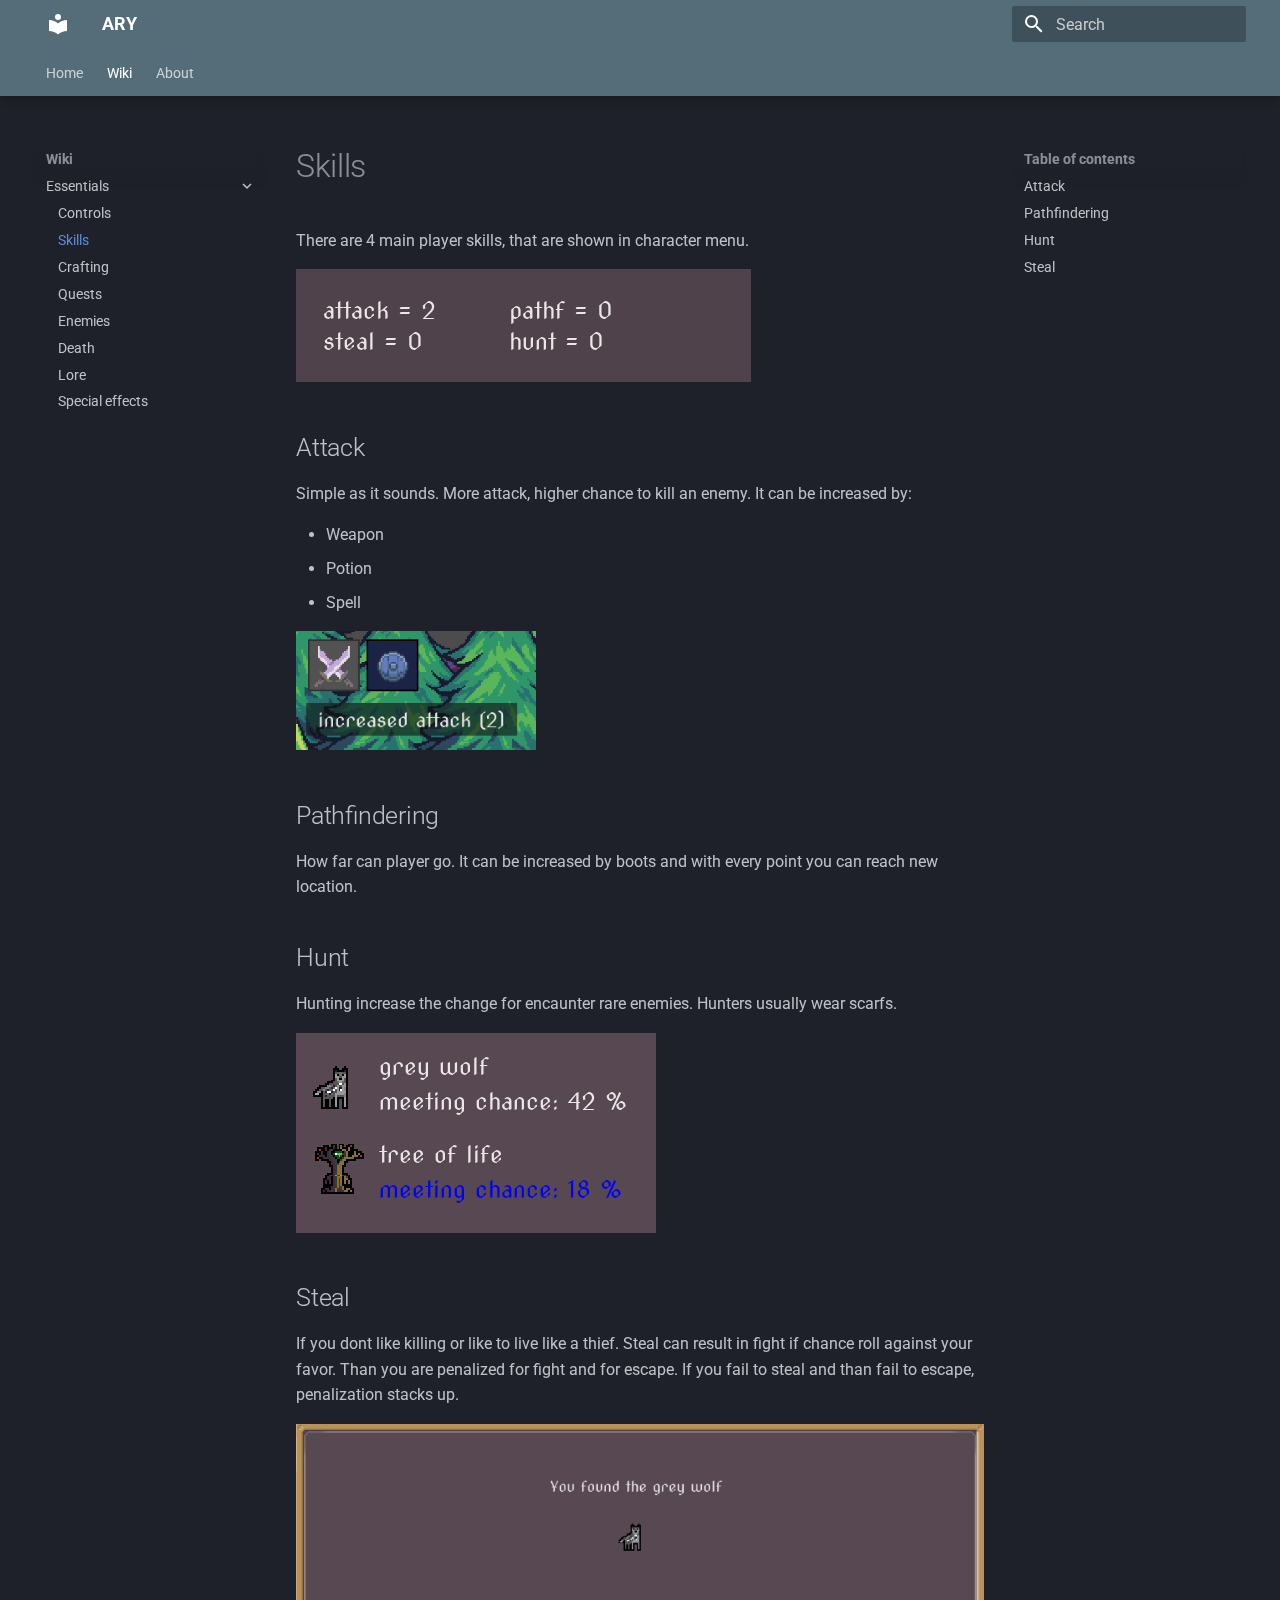
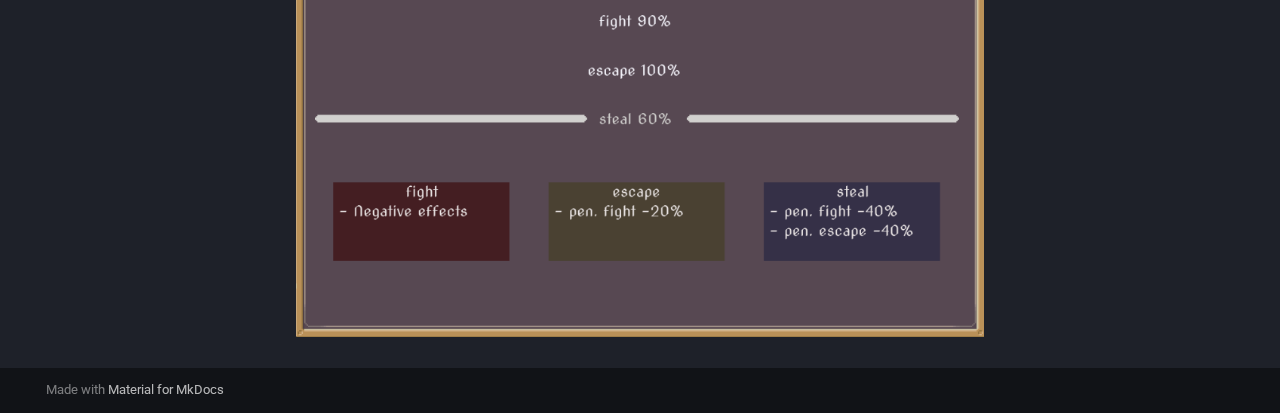
<file: pages/skills/index.html>
<!doctype html>
<html lang="en" class="no-js">
  <head>
    
      <meta charset="utf-8">
      <meta name="viewport" content="width=device-width,initial-scale=1">
      
        <meta name="description" content="Ary documentation">
      
      
      
        <link rel="canonical" href="https://sitename.example/pages/skills/">
      
      
        <link rel="prev" href="../controls/">
      
      
        <link rel="next" href="../crafting/">
      
      
      <link rel="icon" href="../../assets/images/favicon.png">
      <meta name="generator" content="mkdocs-1.6.1, mkdocs-material-9.6.21">
    
    
      
        <title>Skills - ARY</title>
      
    
    
      <link rel="stylesheet" href="../../assets/stylesheets/main.2a3383ac.min.css">
      
        
        <link rel="stylesheet" href="../../assets/stylesheets/palette.06af60db.min.css">
      
      


    
    
      
    
    
      
        
        
        <link rel="preconnect" href="https://fonts.gstatic.com" crossorigin>
        <link rel="stylesheet" href="https://fonts.googleapis.com/css?family=Roboto:300,300i,400,400i,700,700i%7CRoboto+Mono:400,400i,700,700i&display=fallback">
        <style>:root{--md-text-font:"Roboto";--md-code-font:"Roboto Mono"}</style>
      
    
    
    <script>__md_scope=new URL("../..",location),__md_hash=e=>[...e].reduce(((e,_)=>(e<<5)-e+_.charCodeAt(0)),0),__md_get=(e,_=localStorage,t=__md_scope)=>JSON.parse(_.getItem(t.pathname+"."+e)),__md_set=(e,_,t=localStorage,a=__md_scope)=>{try{t.setItem(a.pathname+"."+e,JSON.stringify(_))}catch(e){}}</script>
    
      

    
    
    
  </head>
  
  
    
    
      
    
    
    
    
    <body dir="ltr" data-md-color-scheme="slate" data-md-color-primary="blue-grey" data-md-color-accent="deep-purple">
  
    
    <input class="md-toggle" data-md-toggle="drawer" type="checkbox" id="__drawer" autocomplete="off">
    <input class="md-toggle" data-md-toggle="search" type="checkbox" id="__search" autocomplete="off">
    <label class="md-overlay" for="__drawer"></label>
    <div data-md-component="skip">
      
        
        <a href="#skills" class="md-skip">
          Skip to content
        </a>
      
    </div>
    <div data-md-component="announce">
      
    </div>
    
    
      

  

<header class="md-header md-header--shadow md-header--lifted" data-md-component="header">
  <nav class="md-header__inner md-grid" aria-label="Header">
    <a href="../.." title="ARY" class="md-header__button md-logo" aria-label="ARY" data-md-component="logo">
      
  
  <svg xmlns="http://www.w3.org/2000/svg" viewBox="0 0 24 24"><path d="M12 8a3 3 0 0 0 3-3 3 3 0 0 0-3-3 3 3 0 0 0-3 3 3 3 0 0 0 3 3m0 3.54C9.64 9.35 6.5 8 3 8v11c3.5 0 6.64 1.35 9 3.54 2.36-2.19 5.5-3.54 9-3.54V8c-3.5 0-6.64 1.35-9 3.54"/></svg>

    </a>
    <label class="md-header__button md-icon" for="__drawer">
      
      <svg xmlns="http://www.w3.org/2000/svg" viewBox="0 0 24 24"><path d="M3 6h18v2H3zm0 5h18v2H3zm0 5h18v2H3z"/></svg>
    </label>
    <div class="md-header__title" data-md-component="header-title">
      <div class="md-header__ellipsis">
        <div class="md-header__topic">
          <span class="md-ellipsis">
            ARY
          </span>
        </div>
        <div class="md-header__topic" data-md-component="header-topic">
          <span class="md-ellipsis">
            
              Skills
            
          </span>
        </div>
      </div>
    </div>
    
      
        <form class="md-header__option" data-md-component="palette">
  
    
    
    
    <input class="md-option" data-md-color-media="" data-md-color-scheme="slate" data-md-color-primary="blue-grey" data-md-color-accent="deep-purple"  aria-hidden="true"  type="radio" name="__palette" id="__palette_0">
    
  
</form>
      
    
    
      <script>var palette=__md_get("__palette");if(palette&&palette.color){if("(prefers-color-scheme)"===palette.color.media){var media=matchMedia("(prefers-color-scheme: light)"),input=document.querySelector(media.matches?"[data-md-color-media='(prefers-color-scheme: light)']":"[data-md-color-media='(prefers-color-scheme: dark)']");palette.color.media=input.getAttribute("data-md-color-media"),palette.color.scheme=input.getAttribute("data-md-color-scheme"),palette.color.primary=input.getAttribute("data-md-color-primary"),palette.color.accent=input.getAttribute("data-md-color-accent")}for(var[key,value]of Object.entries(palette.color))document.body.setAttribute("data-md-color-"+key,value)}</script>
    
    
    
      
      
        <label class="md-header__button md-icon" for="__search">
          
          <svg xmlns="http://www.w3.org/2000/svg" viewBox="0 0 24 24"><path d="M9.5 3A6.5 6.5 0 0 1 16 9.5c0 1.61-.59 3.09-1.56 4.23l.27.27h.79l5 5-1.5 1.5-5-5v-.79l-.27-.27A6.52 6.52 0 0 1 9.5 16 6.5 6.5 0 0 1 3 9.5 6.5 6.5 0 0 1 9.5 3m0 2C7 5 5 7 5 9.5S7 14 9.5 14 14 12 14 9.5 12 5 9.5 5"/></svg>
        </label>
        <div class="md-search" data-md-component="search" role="dialog">
  <label class="md-search__overlay" for="__search"></label>
  <div class="md-search__inner" role="search">
    <form class="md-search__form" name="search">
      <input type="text" class="md-search__input" name="query" aria-label="Search" placeholder="Search" autocapitalize="off" autocorrect="off" autocomplete="off" spellcheck="false" data-md-component="search-query" required>
      <label class="md-search__icon md-icon" for="__search">
        
        <svg xmlns="http://www.w3.org/2000/svg" viewBox="0 0 24 24"><path d="M9.5 3A6.5 6.5 0 0 1 16 9.5c0 1.61-.59 3.09-1.56 4.23l.27.27h.79l5 5-1.5 1.5-5-5v-.79l-.27-.27A6.52 6.52 0 0 1 9.5 16 6.5 6.5 0 0 1 3 9.5 6.5 6.5 0 0 1 9.5 3m0 2C7 5 5 7 5 9.5S7 14 9.5 14 14 12 14 9.5 12 5 9.5 5"/></svg>
        
        <svg xmlns="http://www.w3.org/2000/svg" viewBox="0 0 24 24"><path d="M20 11v2H8l5.5 5.5-1.42 1.42L4.16 12l7.92-7.92L13.5 5.5 8 11z"/></svg>
      </label>
      <nav class="md-search__options" aria-label="Search">
        
        <button type="reset" class="md-search__icon md-icon" title="Clear" aria-label="Clear" tabindex="-1">
          
          <svg xmlns="http://www.w3.org/2000/svg" viewBox="0 0 24 24"><path d="M19 6.41 17.59 5 12 10.59 6.41 5 5 6.41 10.59 12 5 17.59 6.41 19 12 13.41 17.59 19 19 17.59 13.41 12z"/></svg>
        </button>
      </nav>
      
    </form>
    <div class="md-search__output">
      <div class="md-search__scrollwrap" tabindex="0" data-md-scrollfix>
        <div class="md-search-result" data-md-component="search-result">
          <div class="md-search-result__meta">
            Initializing search
          </div>
          <ol class="md-search-result__list" role="presentation"></ol>
        </div>
      </div>
    </div>
  </div>
</div>
      
    
    
  </nav>
  
    
      
<nav class="md-tabs" aria-label="Tabs" data-md-component="tabs">
  <div class="md-grid">
    <ul class="md-tabs__list">
      
        
  
  
  
  
    <li class="md-tabs__item">
      <a href="../.." class="md-tabs__link">
        
  
  
    
  
  Home

      </a>
    </li>
  

      
        
  
  
  
    
  
  
    
    
      
  
  
  
    
  
  
    
    
      <li class="md-tabs__item md-tabs__item--active">
        <a href="../controls/" class="md-tabs__link">
          
  
  
  Wiki

        </a>
      </li>
    
  

    
  

      
        
  
  
  
  
    <li class="md-tabs__item">
      <a href="../about/" class="md-tabs__link">
        
  
  
    
  
  About

      </a>
    </li>
  

      
    </ul>
  </div>
</nav>
    
  
</header>
    
    <div class="md-container" data-md-component="container">
      
      
        
      
      <main class="md-main" data-md-component="main">
        <div class="md-main__inner md-grid">
          
            
              
              <div class="md-sidebar md-sidebar--primary" data-md-component="sidebar" data-md-type="navigation" >
                <div class="md-sidebar__scrollwrap">
                  <div class="md-sidebar__inner">
                    


  


<nav class="md-nav md-nav--primary md-nav--lifted" aria-label="Navigation" data-md-level="0">
  <label class="md-nav__title" for="__drawer">
    <a href="../.." title="ARY" class="md-nav__button md-logo" aria-label="ARY" data-md-component="logo">
      
  
  <svg xmlns="http://www.w3.org/2000/svg" viewBox="0 0 24 24"><path d="M12 8a3 3 0 0 0 3-3 3 3 0 0 0-3-3 3 3 0 0 0-3 3 3 3 0 0 0 3 3m0 3.54C9.64 9.35 6.5 8 3 8v11c3.5 0 6.64 1.35 9 3.54 2.36-2.19 5.5-3.54 9-3.54V8c-3.5 0-6.64 1.35-9 3.54"/></svg>

    </a>
    ARY
  </label>
  
  <ul class="md-nav__list" data-md-scrollfix>
    
      
      
  
  
  
  
    <li class="md-nav__item">
      <a href="../.." class="md-nav__link">
        
  
  
  <span class="md-ellipsis">
    Home
    
  </span>
  

      </a>
    </li>
  

    
      
      
  
  
    
  
  
  
    
    
    
    
      
        
        
      
      
    
    
    <li class="md-nav__item md-nav__item--active md-nav__item--section md-nav__item--nested">
      
        
        
        <input class="md-nav__toggle md-toggle " type="checkbox" id="__nav_2" checked>
        
          
          <label class="md-nav__link" for="__nav_2" id="__nav_2_label" tabindex="">
            
  
  
  <span class="md-ellipsis">
    Wiki
    
  </span>
  

            <span class="md-nav__icon md-icon"></span>
          </label>
        
        <nav class="md-nav" data-md-level="1" aria-labelledby="__nav_2_label" aria-expanded="true">
          <label class="md-nav__title" for="__nav_2">
            <span class="md-nav__icon md-icon"></span>
            Wiki
          </label>
          <ul class="md-nav__list" data-md-scrollfix>
            
              
                
  
  
    
  
  
  
    
    
    
    
      
      
    
    
    <li class="md-nav__item md-nav__item--active md-nav__item--nested">
      
        
        
        <input class="md-nav__toggle md-toggle " type="checkbox" id="__nav_2_1" checked>
        
          
          <label class="md-nav__link" for="__nav_2_1" id="__nav_2_1_label" tabindex="0">
            
  
  
  <span class="md-ellipsis">
    Essentials
    
  </span>
  

            <span class="md-nav__icon md-icon"></span>
          </label>
        
        <nav class="md-nav" data-md-level="2" aria-labelledby="__nav_2_1_label" aria-expanded="true">
          <label class="md-nav__title" for="__nav_2_1">
            <span class="md-nav__icon md-icon"></span>
            Essentials
          </label>
          <ul class="md-nav__list" data-md-scrollfix>
            
              
                
  
  
  
  
    <li class="md-nav__item">
      <a href="../controls/" class="md-nav__link">
        
  
  
  <span class="md-ellipsis">
    Controls
    
  </span>
  

      </a>
    </li>
  

              
            
              
                
  
  
    
  
  
  
    <li class="md-nav__item md-nav__item--active">
      
      <input class="md-nav__toggle md-toggle" type="checkbox" id="__toc">
      
      
        
      
      
        <label class="md-nav__link md-nav__link--active" for="__toc">
          
  
  
  <span class="md-ellipsis">
    Skills
    
  </span>
  

          <span class="md-nav__icon md-icon"></span>
        </label>
      
      <a href="./" class="md-nav__link md-nav__link--active">
        
  
  
  <span class="md-ellipsis">
    Skills
    
  </span>
  

      </a>
      
        

<nav class="md-nav md-nav--secondary" aria-label="Table of contents">
  
  
  
    
  
  
    <label class="md-nav__title" for="__toc">
      <span class="md-nav__icon md-icon"></span>
      Table of contents
    </label>
    <ul class="md-nav__list" data-md-component="toc" data-md-scrollfix>
      
        <li class="md-nav__item">
  <a href="#attack" class="md-nav__link">
    <span class="md-ellipsis">
      Attack
    </span>
  </a>
  
</li>
      
        <li class="md-nav__item">
  <a href="#pathfindering" class="md-nav__link">
    <span class="md-ellipsis">
      Pathfindering
    </span>
  </a>
  
</li>
      
        <li class="md-nav__item">
  <a href="#hunt" class="md-nav__link">
    <span class="md-ellipsis">
      Hunt
    </span>
  </a>
  
</li>
      
        <li class="md-nav__item">
  <a href="#steal" class="md-nav__link">
    <span class="md-ellipsis">
      Steal
    </span>
  </a>
  
</li>
      
    </ul>
  
</nav>
      
    </li>
  

              
            
              
                
  
  
  
  
    <li class="md-nav__item">
      <a href="../crafting/" class="md-nav__link">
        
  
  
  <span class="md-ellipsis">
    Crafting
    
  </span>
  

      </a>
    </li>
  

              
            
              
                
  
  
  
  
    <li class="md-nav__item">
      <a href="../quests/" class="md-nav__link">
        
  
  
  <span class="md-ellipsis">
    Quests
    
  </span>
  

      </a>
    </li>
  

              
            
              
                
  
  
  
  
    <li class="md-nav__item">
      <a href="../enemies/" class="md-nav__link">
        
  
  
  <span class="md-ellipsis">
    Enemies
    
  </span>
  

      </a>
    </li>
  

              
            
              
                
  
  
  
  
    <li class="md-nav__item">
      <a href="../death/" class="md-nav__link">
        
  
  
  <span class="md-ellipsis">
    Death
    
  </span>
  

      </a>
    </li>
  

              
            
              
                
  
  
  
  
    <li class="md-nav__item">
      <a href="../lore/" class="md-nav__link">
        
  
  
  <span class="md-ellipsis">
    Lore
    
  </span>
  

      </a>
    </li>
  

              
            
              
                
  
  
  
  
    <li class="md-nav__item">
      <a href="../special_effects/" class="md-nav__link">
        
  
  
  <span class="md-ellipsis">
    Special effects
    
  </span>
  

      </a>
    </li>
  

              
            
          </ul>
        </nav>
      
    </li>
  

              
            
          </ul>
        </nav>
      
    </li>
  

    
      
      
  
  
  
  
    <li class="md-nav__item">
      <a href="../about/" class="md-nav__link">
        
  
  
  <span class="md-ellipsis">
    About
    
  </span>
  

      </a>
    </li>
  

    
  </ul>
</nav>
                  </div>
                </div>
              </div>
            
            
              
              <div class="md-sidebar md-sidebar--secondary" data-md-component="sidebar" data-md-type="toc" >
                <div class="md-sidebar__scrollwrap">
                  <div class="md-sidebar__inner">
                    

<nav class="md-nav md-nav--secondary" aria-label="Table of contents">
  
  
  
    
  
  
    <label class="md-nav__title" for="__toc">
      <span class="md-nav__icon md-icon"></span>
      Table of contents
    </label>
    <ul class="md-nav__list" data-md-component="toc" data-md-scrollfix>
      
        <li class="md-nav__item">
  <a href="#attack" class="md-nav__link">
    <span class="md-ellipsis">
      Attack
    </span>
  </a>
  
</li>
      
        <li class="md-nav__item">
  <a href="#pathfindering" class="md-nav__link">
    <span class="md-ellipsis">
      Pathfindering
    </span>
  </a>
  
</li>
      
        <li class="md-nav__item">
  <a href="#hunt" class="md-nav__link">
    <span class="md-ellipsis">
      Hunt
    </span>
  </a>
  
</li>
      
        <li class="md-nav__item">
  <a href="#steal" class="md-nav__link">
    <span class="md-ellipsis">
      Steal
    </span>
  </a>
  
</li>
      
    </ul>
  
</nav>
                  </div>
                </div>
              </div>
            
          
          
            <div class="md-content" data-md-component="content">
              <article class="md-content__inner md-typeset">
                
                  



<h1 id="skills">Skills</h1>
<p>There are 4 main player skills, that are shown in character menu.</p>
<p><img alt="Player skills" src="../../assets/Skills.png" /></p>
<h2 id="attack">Attack</h2>
<p>Simple as it sounds. More attack, higher chance to kill an enemy. 
It can be increased by:</p>
<ul>
<li>Weapon</li>
<li>Potion</li>
<li>Spell</li>
</ul>
<p><img alt="Skill attack" src="../../assets/Skill_attack.png" /></p>
<h2 id="pathfindering">Pathfindering</h2>
<p>How far can player go. It can be increased by boots and with every point you can reach new location.</p>
<h2 id="hunt">Hunt</h2>
<p>Hunting increase the change for encaunter rare enemies. Hunters usually wear scarfs.</p>
<p><img alt="Skill hunt" src="../../assets/Skill_hunt.png" /></p>
<h2 id="steal">Steal</h2>
<p>If you dont like killing or like to live like a thief. Steal can result in fight if chance roll against your favor. Than you are penalized for fight and for escape. If you fail to steal and than fail to escape, penalization stacks up.</p>
<p><img alt="Skill steal" src="../../assets/Skill_steal.png" /></p>












                
              </article>
            </div>
          
          
<script>var target=document.getElementById(location.hash.slice(1));target&&target.name&&(target.checked=target.name.startsWith("__tabbed_"))</script>
        </div>
        
      </main>
      
        <footer class="md-footer">
  
  <div class="md-footer-meta md-typeset">
    <div class="md-footer-meta__inner md-grid">
      <div class="md-copyright">
  
  
    Made with
    <a href="https://squidfunk.github.io/mkdocs-material/" target="_blank" rel="noopener">
      Material for MkDocs
    </a>
  
</div>
      
    </div>
  </div>
</footer>
      
    </div>
    <div class="md-dialog" data-md-component="dialog">
      <div class="md-dialog__inner md-typeset"></div>
    </div>
    
      <div class="md-progress" data-md-component="progress" role="progressbar"></div>
    
    
    
      
      <script id="__config" type="application/json">{"base": "../..", "features": ["navigation.instant", "navigation.instant.prefetch", "navigation.instant.progress", "navigation.tracking", "navigation.tabs", "navigation.tabs.sticky", "toc.follow"], "search": "../../assets/javascripts/workers/search.973d3a69.min.js", "tags": null, "translations": {"clipboard.copied": "Copied to clipboard", "clipboard.copy": "Copy to clipboard", "search.result.more.one": "1 more on this page", "search.result.more.other": "# more on this page", "search.result.none": "No matching documents", "search.result.one": "1 matching document", "search.result.other": "# matching documents", "search.result.placeholder": "Type to start searching", "search.result.term.missing": "Missing", "select.version": "Select version"}, "version": null}</script>
    
    
      <script src="../../assets/javascripts/bundle.f55a23d4.min.js"></script>
      
    
  </body>
</html>
</file>
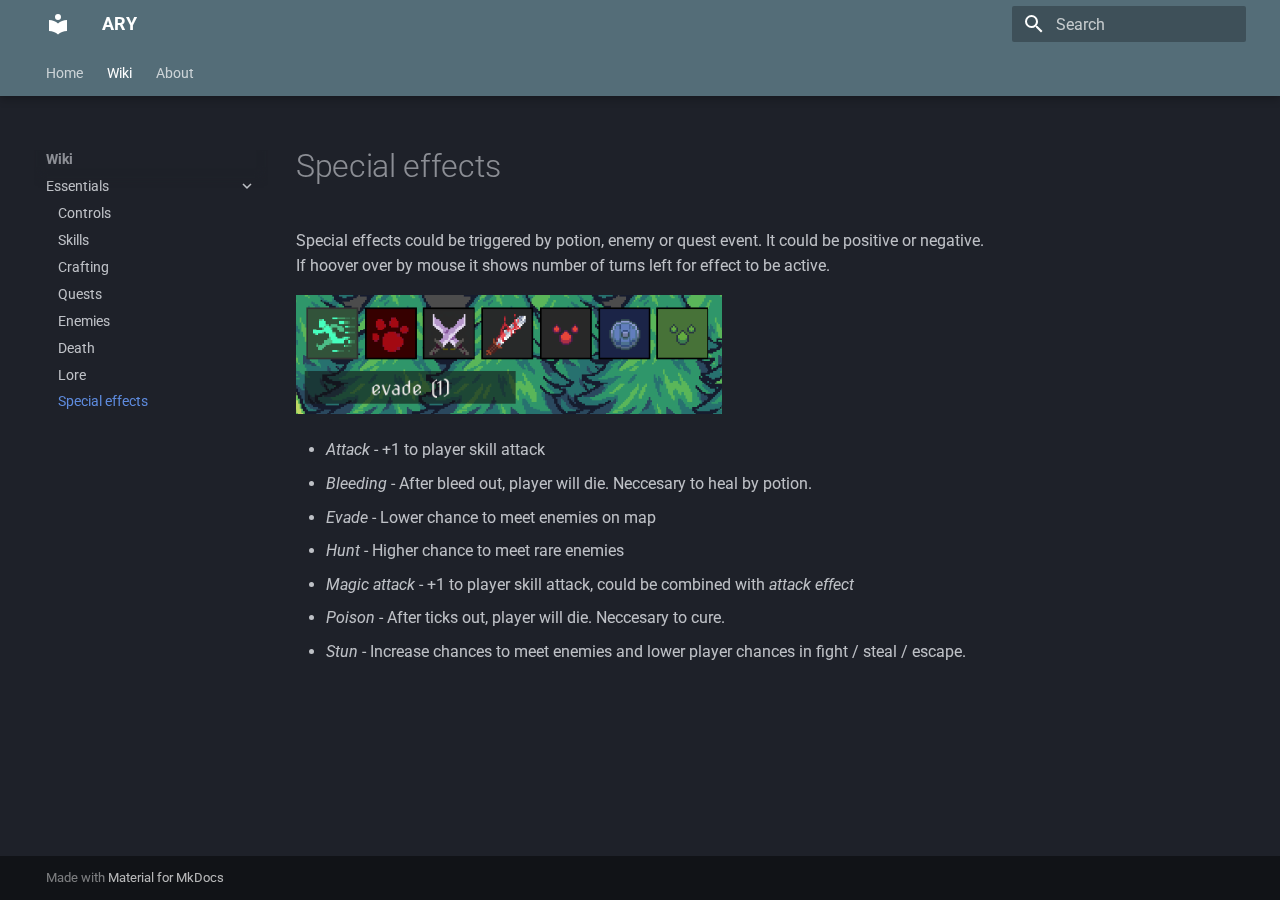
<file: pages/special_effects/index.html>
<!doctype html>
<html lang="en" class="no-js">
  <head>
    
      <meta charset="utf-8">
      <meta name="viewport" content="width=device-width,initial-scale=1">
      
        <meta name="description" content="Ary documentation">
      
      
      
        <link rel="canonical" href="https://sitename.example/pages/special_effects/">
      
      
        <link rel="prev" href="../lore/">
      
      
        <link rel="next" href="../about/">
      
      
      <link rel="icon" href="../../assets/images/favicon.png">
      <meta name="generator" content="mkdocs-1.6.1, mkdocs-material-9.6.21">
    
    
      
        <title>Special effects - ARY</title>
      
    
    
      <link rel="stylesheet" href="../../assets/stylesheets/main.2a3383ac.min.css">
      
        
        <link rel="stylesheet" href="../../assets/stylesheets/palette.06af60db.min.css">
      
      


    
    
      
    
    
      
        
        
        <link rel="preconnect" href="https://fonts.gstatic.com" crossorigin>
        <link rel="stylesheet" href="https://fonts.googleapis.com/css?family=Roboto:300,300i,400,400i,700,700i%7CRoboto+Mono:400,400i,700,700i&display=fallback">
        <style>:root{--md-text-font:"Roboto";--md-code-font:"Roboto Mono"}</style>
      
    
    
    <script>__md_scope=new URL("../..",location),__md_hash=e=>[...e].reduce(((e,_)=>(e<<5)-e+_.charCodeAt(0)),0),__md_get=(e,_=localStorage,t=__md_scope)=>JSON.parse(_.getItem(t.pathname+"."+e)),__md_set=(e,_,t=localStorage,a=__md_scope)=>{try{t.setItem(a.pathname+"."+e,JSON.stringify(_))}catch(e){}}</script>
    
      

    
    
    
  </head>
  
  
    
    
      
    
    
    
    
    <body dir="ltr" data-md-color-scheme="slate" data-md-color-primary="blue-grey" data-md-color-accent="deep-purple">
  
    
    <input class="md-toggle" data-md-toggle="drawer" type="checkbox" id="__drawer" autocomplete="off">
    <input class="md-toggle" data-md-toggle="search" type="checkbox" id="__search" autocomplete="off">
    <label class="md-overlay" for="__drawer"></label>
    <div data-md-component="skip">
      
        
        <a href="#special-effects" class="md-skip">
          Skip to content
        </a>
      
    </div>
    <div data-md-component="announce">
      
    </div>
    
    
      

  

<header class="md-header md-header--shadow md-header--lifted" data-md-component="header">
  <nav class="md-header__inner md-grid" aria-label="Header">
    <a href="../.." title="ARY" class="md-header__button md-logo" aria-label="ARY" data-md-component="logo">
      
  
  <svg xmlns="http://www.w3.org/2000/svg" viewBox="0 0 24 24"><path d="M12 8a3 3 0 0 0 3-3 3 3 0 0 0-3-3 3 3 0 0 0-3 3 3 3 0 0 0 3 3m0 3.54C9.64 9.35 6.5 8 3 8v11c3.5 0 6.64 1.35 9 3.54 2.36-2.19 5.5-3.54 9-3.54V8c-3.5 0-6.64 1.35-9 3.54"/></svg>

    </a>
    <label class="md-header__button md-icon" for="__drawer">
      
      <svg xmlns="http://www.w3.org/2000/svg" viewBox="0 0 24 24"><path d="M3 6h18v2H3zm0 5h18v2H3zm0 5h18v2H3z"/></svg>
    </label>
    <div class="md-header__title" data-md-component="header-title">
      <div class="md-header__ellipsis">
        <div class="md-header__topic">
          <span class="md-ellipsis">
            ARY
          </span>
        </div>
        <div class="md-header__topic" data-md-component="header-topic">
          <span class="md-ellipsis">
            
              Special effects
            
          </span>
        </div>
      </div>
    </div>
    
      
        <form class="md-header__option" data-md-component="palette">
  
    
    
    
    <input class="md-option" data-md-color-media="" data-md-color-scheme="slate" data-md-color-primary="blue-grey" data-md-color-accent="deep-purple"  aria-hidden="true"  type="radio" name="__palette" id="__palette_0">
    
  
</form>
      
    
    
      <script>var palette=__md_get("__palette");if(palette&&palette.color){if("(prefers-color-scheme)"===palette.color.media){var media=matchMedia("(prefers-color-scheme: light)"),input=document.querySelector(media.matches?"[data-md-color-media='(prefers-color-scheme: light)']":"[data-md-color-media='(prefers-color-scheme: dark)']");palette.color.media=input.getAttribute("data-md-color-media"),palette.color.scheme=input.getAttribute("data-md-color-scheme"),palette.color.primary=input.getAttribute("data-md-color-primary"),palette.color.accent=input.getAttribute("data-md-color-accent")}for(var[key,value]of Object.entries(palette.color))document.body.setAttribute("data-md-color-"+key,value)}</script>
    
    
    
      
      
        <label class="md-header__button md-icon" for="__search">
          
          <svg xmlns="http://www.w3.org/2000/svg" viewBox="0 0 24 24"><path d="M9.5 3A6.5 6.5 0 0 1 16 9.5c0 1.61-.59 3.09-1.56 4.23l.27.27h.79l5 5-1.5 1.5-5-5v-.79l-.27-.27A6.52 6.52 0 0 1 9.5 16 6.5 6.5 0 0 1 3 9.5 6.5 6.5 0 0 1 9.5 3m0 2C7 5 5 7 5 9.5S7 14 9.5 14 14 12 14 9.5 12 5 9.5 5"/></svg>
        </label>
        <div class="md-search" data-md-component="search" role="dialog">
  <label class="md-search__overlay" for="__search"></label>
  <div class="md-search__inner" role="search">
    <form class="md-search__form" name="search">
      <input type="text" class="md-search__input" name="query" aria-label="Search" placeholder="Search" autocapitalize="off" autocorrect="off" autocomplete="off" spellcheck="false" data-md-component="search-query" required>
      <label class="md-search__icon md-icon" for="__search">
        
        <svg xmlns="http://www.w3.org/2000/svg" viewBox="0 0 24 24"><path d="M9.5 3A6.5 6.5 0 0 1 16 9.5c0 1.61-.59 3.09-1.56 4.23l.27.27h.79l5 5-1.5 1.5-5-5v-.79l-.27-.27A6.52 6.52 0 0 1 9.5 16 6.5 6.5 0 0 1 3 9.5 6.5 6.5 0 0 1 9.5 3m0 2C7 5 5 7 5 9.5S7 14 9.5 14 14 12 14 9.5 12 5 9.5 5"/></svg>
        
        <svg xmlns="http://www.w3.org/2000/svg" viewBox="0 0 24 24"><path d="M20 11v2H8l5.5 5.5-1.42 1.42L4.16 12l7.92-7.92L13.5 5.5 8 11z"/></svg>
      </label>
      <nav class="md-search__options" aria-label="Search">
        
        <button type="reset" class="md-search__icon md-icon" title="Clear" aria-label="Clear" tabindex="-1">
          
          <svg xmlns="http://www.w3.org/2000/svg" viewBox="0 0 24 24"><path d="M19 6.41 17.59 5 12 10.59 6.41 5 5 6.41 10.59 12 5 17.59 6.41 19 12 13.41 17.59 19 19 17.59 13.41 12z"/></svg>
        </button>
      </nav>
      
    </form>
    <div class="md-search__output">
      <div class="md-search__scrollwrap" tabindex="0" data-md-scrollfix>
        <div class="md-search-result" data-md-component="search-result">
          <div class="md-search-result__meta">
            Initializing search
          </div>
          <ol class="md-search-result__list" role="presentation"></ol>
        </div>
      </div>
    </div>
  </div>
</div>
      
    
    
  </nav>
  
    
      
<nav class="md-tabs" aria-label="Tabs" data-md-component="tabs">
  <div class="md-grid">
    <ul class="md-tabs__list">
      
        
  
  
  
  
    <li class="md-tabs__item">
      <a href="../.." class="md-tabs__link">
        
  
  
    
  
  Home

      </a>
    </li>
  

      
        
  
  
  
    
  
  
    
    
      
  
  
  
    
  
  
    
    
      <li class="md-tabs__item md-tabs__item--active">
        <a href="../controls/" class="md-tabs__link">
          
  
  
  Wiki

        </a>
      </li>
    
  

    
  

      
        
  
  
  
  
    <li class="md-tabs__item">
      <a href="../about/" class="md-tabs__link">
        
  
  
    
  
  About

      </a>
    </li>
  

      
    </ul>
  </div>
</nav>
    
  
</header>
    
    <div class="md-container" data-md-component="container">
      
      
        
      
      <main class="md-main" data-md-component="main">
        <div class="md-main__inner md-grid">
          
            
              
              <div class="md-sidebar md-sidebar--primary" data-md-component="sidebar" data-md-type="navigation" >
                <div class="md-sidebar__scrollwrap">
                  <div class="md-sidebar__inner">
                    


  


<nav class="md-nav md-nav--primary md-nav--lifted" aria-label="Navigation" data-md-level="0">
  <label class="md-nav__title" for="__drawer">
    <a href="../.." title="ARY" class="md-nav__button md-logo" aria-label="ARY" data-md-component="logo">
      
  
  <svg xmlns="http://www.w3.org/2000/svg" viewBox="0 0 24 24"><path d="M12 8a3 3 0 0 0 3-3 3 3 0 0 0-3-3 3 3 0 0 0-3 3 3 3 0 0 0 3 3m0 3.54C9.64 9.35 6.5 8 3 8v11c3.5 0 6.64 1.35 9 3.54 2.36-2.19 5.5-3.54 9-3.54V8c-3.5 0-6.64 1.35-9 3.54"/></svg>

    </a>
    ARY
  </label>
  
  <ul class="md-nav__list" data-md-scrollfix>
    
      
      
  
  
  
  
    <li class="md-nav__item">
      <a href="../.." class="md-nav__link">
        
  
  
  <span class="md-ellipsis">
    Home
    
  </span>
  

      </a>
    </li>
  

    
      
      
  
  
    
  
  
  
    
    
    
    
      
        
        
      
      
    
    
    <li class="md-nav__item md-nav__item--active md-nav__item--section md-nav__item--nested">
      
        
        
        <input class="md-nav__toggle md-toggle " type="checkbox" id="__nav_2" checked>
        
          
          <label class="md-nav__link" for="__nav_2" id="__nav_2_label" tabindex="">
            
  
  
  <span class="md-ellipsis">
    Wiki
    
  </span>
  

            <span class="md-nav__icon md-icon"></span>
          </label>
        
        <nav class="md-nav" data-md-level="1" aria-labelledby="__nav_2_label" aria-expanded="true">
          <label class="md-nav__title" for="__nav_2">
            <span class="md-nav__icon md-icon"></span>
            Wiki
          </label>
          <ul class="md-nav__list" data-md-scrollfix>
            
              
                
  
  
    
  
  
  
    
    
    
    
      
      
    
    
    <li class="md-nav__item md-nav__item--active md-nav__item--nested">
      
        
        
        <input class="md-nav__toggle md-toggle " type="checkbox" id="__nav_2_1" checked>
        
          
          <label class="md-nav__link" for="__nav_2_1" id="__nav_2_1_label" tabindex="0">
            
  
  
  <span class="md-ellipsis">
    Essentials
    
  </span>
  

            <span class="md-nav__icon md-icon"></span>
          </label>
        
        <nav class="md-nav" data-md-level="2" aria-labelledby="__nav_2_1_label" aria-expanded="true">
          <label class="md-nav__title" for="__nav_2_1">
            <span class="md-nav__icon md-icon"></span>
            Essentials
          </label>
          <ul class="md-nav__list" data-md-scrollfix>
            
              
                
  
  
  
  
    <li class="md-nav__item">
      <a href="../controls/" class="md-nav__link">
        
  
  
  <span class="md-ellipsis">
    Controls
    
  </span>
  

      </a>
    </li>
  

              
            
              
                
  
  
  
  
    <li class="md-nav__item">
      <a href="../skills/" class="md-nav__link">
        
  
  
  <span class="md-ellipsis">
    Skills
    
  </span>
  

      </a>
    </li>
  

              
            
              
                
  
  
  
  
    <li class="md-nav__item">
      <a href="../crafting/" class="md-nav__link">
        
  
  
  <span class="md-ellipsis">
    Crafting
    
  </span>
  

      </a>
    </li>
  

              
            
              
                
  
  
  
  
    <li class="md-nav__item">
      <a href="../quests/" class="md-nav__link">
        
  
  
  <span class="md-ellipsis">
    Quests
    
  </span>
  

      </a>
    </li>
  

              
            
              
                
  
  
  
  
    <li class="md-nav__item">
      <a href="../enemies/" class="md-nav__link">
        
  
  
  <span class="md-ellipsis">
    Enemies
    
  </span>
  

      </a>
    </li>
  

              
            
              
                
  
  
  
  
    <li class="md-nav__item">
      <a href="../death/" class="md-nav__link">
        
  
  
  <span class="md-ellipsis">
    Death
    
  </span>
  

      </a>
    </li>
  

              
            
              
                
  
  
  
  
    <li class="md-nav__item">
      <a href="../lore/" class="md-nav__link">
        
  
  
  <span class="md-ellipsis">
    Lore
    
  </span>
  

      </a>
    </li>
  

              
            
              
                
  
  
    
  
  
  
    <li class="md-nav__item md-nav__item--active">
      
      <input class="md-nav__toggle md-toggle" type="checkbox" id="__toc">
      
      
        
      
      
      <a href="./" class="md-nav__link md-nav__link--active">
        
  
  
  <span class="md-ellipsis">
    Special effects
    
  </span>
  

      </a>
      
    </li>
  

              
            
          </ul>
        </nav>
      
    </li>
  

              
            
          </ul>
        </nav>
      
    </li>
  

    
      
      
  
  
  
  
    <li class="md-nav__item">
      <a href="../about/" class="md-nav__link">
        
  
  
  <span class="md-ellipsis">
    About
    
  </span>
  

      </a>
    </li>
  

    
  </ul>
</nav>
                  </div>
                </div>
              </div>
            
            
              
              <div class="md-sidebar md-sidebar--secondary" data-md-component="sidebar" data-md-type="toc" >
                <div class="md-sidebar__scrollwrap">
                  <div class="md-sidebar__inner">
                    

<nav class="md-nav md-nav--secondary" aria-label="Table of contents">
  
  
  
    
  
  
</nav>
                  </div>
                </div>
              </div>
            
          
          
            <div class="md-content" data-md-component="content">
              <article class="md-content__inner md-typeset">
                
                  



<h1 id="special-effects">Special effects</h1>
<p>Special effects could be triggered by potion, enemy or quest event. It could be positive or negative. If hoover over by mouse it shows number of turns left for effect to be active.</p>
<p><img alt="Effects" src="../../assets/effects.png" /></p>
<ul>
<li><em>Attack</em> - +1 to player skill attack</li>
<li><em>Bleeding</em> - After bleed out, player will die. Neccesary to heal by potion.</li>
<li><em>Evade</em> - Lower chance to meet enemies on map</li>
<li><em>Hunt</em> - Higher chance to meet rare enemies</li>
<li><em>Magic attack</em> - +1 to player skill attack, could be combined with <em>attack effect</em> </li>
<li><em>Poison</em> - After ticks out, player will die. Neccesary to cure.</li>
<li><em>Stun</em> - Increase chances to meet enemies and lower player chances in fight / steal / escape.</li>
</ul>












                
              </article>
            </div>
          
          
<script>var target=document.getElementById(location.hash.slice(1));target&&target.name&&(target.checked=target.name.startsWith("__tabbed_"))</script>
        </div>
        
      </main>
      
        <footer class="md-footer">
  
  <div class="md-footer-meta md-typeset">
    <div class="md-footer-meta__inner md-grid">
      <div class="md-copyright">
  
  
    Made with
    <a href="https://squidfunk.github.io/mkdocs-material/" target="_blank" rel="noopener">
      Material for MkDocs
    </a>
  
</div>
      
    </div>
  </div>
</footer>
      
    </div>
    <div class="md-dialog" data-md-component="dialog">
      <div class="md-dialog__inner md-typeset"></div>
    </div>
    
      <div class="md-progress" data-md-component="progress" role="progressbar"></div>
    
    
    
      
      <script id="__config" type="application/json">{"base": "../..", "features": ["navigation.instant", "navigation.instant.prefetch", "navigation.instant.progress", "navigation.tracking", "navigation.tabs", "navigation.tabs.sticky", "toc.follow"], "search": "../../assets/javascripts/workers/search.973d3a69.min.js", "tags": null, "translations": {"clipboard.copied": "Copied to clipboard", "clipboard.copy": "Copy to clipboard", "search.result.more.one": "1 more on this page", "search.result.more.other": "# more on this page", "search.result.none": "No matching documents", "search.result.one": "1 matching document", "search.result.other": "# matching documents", "search.result.placeholder": "Type to start searching", "search.result.term.missing": "Missing", "select.version": "Select version"}, "version": null}</script>
    
    
      <script src="../../assets/javascripts/bundle.f55a23d4.min.js"></script>
      
    
  </body>
</html>
</file>
<file: css/neoteroi-mkdocs.css>
.timeline {
  border-left: 2px solid #bbb;
  margin: 2rem 0;
  padding-left: 1rem;
}

.timeline-item {
  position: relative;
  margin-bottom: 2rem;
  padding-left: 1rem;
}

.timeline-item::before {
  content: '';
  position: absolute;
  left: -8px;
  top: 0;
  width: 16px;
  height: 16px;
  border-radius: 50%;
  background: #3498db;
}

.timeline-item h3 {
  margin: 0 0 0.2rem 0;
}

.timeline-item .sub-title {
  font-size: 0.9rem;
  color: #666;
}

.timeline-item.done {
  opacity: 0.6;
  position: relative;
}

.timeline-item.done::after {
  content: "✔";
  color: #4caf50;           /* Material green */
  position: absolute;
  left: -2.0em;
  top: 0.0rem;
  font-weight: bold;
  font-size: 1.8em;
}

.timeline-item.done p,
.timeline-item.done h3 {
  text-decoration: line-through;
}
</file>
<file: assets/stylesheets/main.2a3383ac.min.css>
@charset "UTF-8";html{-webkit-text-size-adjust:none;-moz-text-size-adjust:none;text-size-adjust:none;box-sizing:border-box}*,:after,:before{box-sizing:inherit}@media (prefers-reduced-motion){*,:after,:before{transition:none!important}}body{margin:0}a,button,input,label{-webkit-tap-highlight-color:transparent}a{color:inherit;text-decoration:none}hr{border:0;box-sizing:initial;display:block;height:.05rem;overflow:visible;padding:0}small{font-size:80%}sub,sup{line-height:1em}img{border-style:none}table{border-collapse:initial;border-spacing:0}td,th{font-weight:400;vertical-align:top}button{background:#0000;border:0;font-family:inherit;font-size:inherit;margin:0;padding:0}input{border:0;outline:none}:root{--md-primary-fg-color:#4051b5;--md-primary-fg-color--light:#5d6cc0;--md-primary-fg-color--dark:#303fa1;--md-primary-bg-color:#fff;--md-primary-bg-color--light:#ffffffb3;--md-accent-fg-color:#526cfe;--md-accent-fg-color--transparent:#526cfe1a;--md-accent-bg-color:#fff;--md-accent-bg-color--light:#ffffffb3}[data-md-color-scheme=default]{color-scheme:light}[data-md-color-scheme=default] img[src$="#gh-dark-mode-only"],[data-md-color-scheme=default] img[src$="#only-dark"]{display:none}:root,[data-md-color-scheme=default]{--md-hue:225deg;--md-default-fg-color:#000000de;--md-default-fg-color--light:#0000008a;--md-default-fg-color--lighter:#00000052;--md-default-fg-color--lightest:#00000012;--md-default-bg-color:#fff;--md-default-bg-color--light:#ffffffb3;--md-default-bg-color--lighter:#ffffff4d;--md-default-bg-color--lightest:#ffffff1f;--md-code-fg-color:#36464e;--md-code-bg-color:#f5f5f5;--md-code-hl-color:#4287ff;--md-code-hl-color--light:#4287ff1a;--md-code-hl-number-color:#d52a2a;--md-code-hl-special-color:#db1457;--md-code-hl-function-color:#a846b9;--md-code-hl-constant-color:#6e59d9;--md-code-hl-keyword-color:#3f6ec6;--md-code-hl-string-color:#1c7d4d;--md-code-hl-name-color:var(--md-code-fg-color);--md-code-hl-operator-color:var(--md-default-fg-color--light);--md-code-hl-punctuation-color:var(--md-default-fg-color--light);--md-code-hl-comment-color:var(--md-default-fg-color--light);--md-code-hl-generic-color:var(--md-default-fg-color--light);--md-code-hl-variable-color:var(--md-default-fg-color--light);--md-typeset-color:var(--md-default-fg-color);--md-typeset-a-color:var(--md-primary-fg-color);--md-typeset-del-color:#f5503d26;--md-typeset-ins-color:#0bd57026;--md-typeset-kbd-color:#fafafa;--md-typeset-kbd-accent-color:#fff;--md-typeset-kbd-border-color:#b8b8b8;--md-typeset-mark-color:#ffff0080;--md-typeset-table-color:#0000001f;--md-typeset-table-color--light:rgba(0,0,0,.035);--md-admonition-fg-color:var(--md-default-fg-color);--md-admonition-bg-color:var(--md-default-bg-color);--md-warning-fg-color:#000000de;--md-warning-bg-color:#ff9;--md-footer-fg-color:#fff;--md-footer-fg-color--light:#ffffffb3;--md-footer-fg-color--lighter:#ffffff73;--md-footer-bg-color:#000000de;--md-footer-bg-color--dark:#00000052;--md-shadow-z1:0 0.2rem 0.5rem #0000000d,0 0 0.05rem #0000001a;--md-shadow-z2:0 0.2rem 0.5rem #0000001a,0 0 0.05rem #00000040;--md-shadow-z3:0 0.2rem 0.5rem #0003,0 0 0.05rem #00000059}.md-icon svg{fill:currentcolor;display:block;height:1.2rem;width:1.2rem}body{-webkit-font-smoothing:antialiased;-moz-osx-font-smoothing:grayscale;--md-text-font-family:var(--md-text-font,_),-apple-system,BlinkMacSystemFont,Helvetica,Arial,sans-serif;--md-code-font-family:var(--md-code-font,_),SFMono-Regular,Consolas,Menlo,monospace}aside,body,input{font-feature-settings:"kern","liga";color:var(--md-typeset-color);font-family:var(--md-text-font-family)}code,kbd,pre{font-feature-settings:"kern";font-family:var(--md-code-font-family)}:root{--md-typeset-table-sort-icon:url('data:image/svg+xml;charset=utf-8,<svg xmlns="http://www.w3.org/2000/svg" viewBox="0 0 24 24"><path d="m18 21-4-4h3V7h-3l4-4 4 4h-3v10h3M2 19v-2h10v2M2 13v-2h7v2M2 7V5h4v2z"/></svg>');--md-typeset-table-sort-icon--asc:url('data:image/svg+xml;charset=utf-8,<svg xmlns="http://www.w3.org/2000/svg" viewBox="0 0 24 24"><path d="M19 17h3l-4 4-4-4h3V3h2M2 17h10v2H2M6 5v2H2V5m0 6h7v2H2z"/></svg>');--md-typeset-table-sort-icon--desc:url('data:image/svg+xml;charset=utf-8,<svg xmlns="http://www.w3.org/2000/svg" viewBox="0 0 24 24"><path d="M19 7h3l-4-4-4 4h3v14h2M2 17h10v2H2M6 5v2H2V5m0 6h7v2H2z"/></svg>')}.md-typeset{-webkit-print-color-adjust:exact;color-adjust:exact;font-size:.8rem;line-height:1.6;overflow-wrap:break-word}@media print{.md-typeset{font-size:.68rem}}.md-typeset blockquote,.md-typeset dl,.md-typeset figure,.md-typeset ol,.md-typeset pre,.md-typeset ul{margin-bottom:1em;margin-top:1em}.md-typeset h1{color:var(--md-default-fg-color--light);font-size:2em;line-height:1.3;margin:0 0 1.25em}.md-typeset h1,.md-typeset h2{font-weight:300;letter-spacing:-.01em}.md-typeset h2{font-size:1.5625em;line-height:1.4;margin:1.6em 0 .64em}.md-typeset h3{font-size:1.25em;font-weight:400;letter-spacing:-.01em;line-height:1.5;margin:1.6em 0 .8em}.md-typeset h2+h3{margin-top:.8em}.md-typeset h4{font-weight:700;letter-spacing:-.01em;margin:1em 0}.md-typeset h5,.md-typeset h6{color:var(--md-default-fg-color--light);font-size:.8em;font-weight:700;letter-spacing:-.01em;margin:1.25em 0}.md-typeset h5{text-transform:uppercase}.md-typeset h5 code{text-transform:none}.md-typeset hr{border-bottom:.05rem solid var(--md-default-fg-color--lightest);display:flow-root;margin:1.5em 0}.md-typeset a{color:var(--md-typeset-a-color);word-break:break-word}.md-typeset a,.md-typeset a:before{transition:color 125ms}.md-typeset a:focus,.md-typeset a:hover{color:var(--md-accent-fg-color)}.md-typeset a:focus code,.md-typeset a:hover code{background-color:var(--md-accent-fg-color--transparent)}.md-typeset a code{color:currentcolor;transition:background-color 125ms}.md-typeset a.focus-visible{outline-color:var(--md-accent-fg-color);outline-offset:.2rem}.md-typeset code,.md-typeset kbd,.md-typeset pre{color:var(--md-code-fg-color);direction:ltr;font-variant-ligatures:none}@media print{.md-typeset code,.md-typeset kbd,.md-typeset pre{white-space:pre-wrap}}.md-typeset code{background-color:var(--md-code-bg-color);border-radius:.1rem;-webkit-box-decoration-break:clone;box-decoration-break:clone;font-size:.85em;padding:0 .2941176471em;word-break:break-word}.md-typeset code:not(.focus-visible){-webkit-tap-highlight-color:transparent;outline:none}.md-typeset pre{display:flow-root;line-height:1.4;position:relative}.md-typeset pre>code{-webkit-box-decoration-break:slice;box-decoration-break:slice;box-shadow:none;display:block;margin:0;outline-color:var(--md-accent-fg-color);overflow:auto;padding:.7720588235em 1.1764705882em;scrollbar-color:var(--md-default-fg-color--lighter) #0000;scrollbar-width:thin;touch-action:auto;word-break:normal}.md-typeset pre>code:hover{scrollbar-color:var(--md-accent-fg-color) #0000}.md-typeset pre>code::-webkit-scrollbar{height:.2rem;width:.2rem}.md-typeset pre>code::-webkit-scrollbar-thumb{background-color:var(--md-default-fg-color--lighter)}.md-typeset pre>code::-webkit-scrollbar-thumb:hover{background-color:var(--md-accent-fg-color)}.md-typeset kbd{background-color:var(--md-typeset-kbd-color);border-radius:.1rem;box-shadow:0 .1rem 0 .05rem var(--md-typeset-kbd-border-color),0 .1rem 0 var(--md-typeset-kbd-border-color),0 -.1rem .2rem var(--md-typeset-kbd-accent-color) inset;color:var(--md-default-fg-color);display:inline-block;font-size:.75em;padding:0 .6666666667em;vertical-align:text-top;word-break:break-word}.md-typeset mark{background-color:var(--md-typeset-mark-color);-webkit-box-decoration-break:clone;box-decoration-break:clone;color:inherit;word-break:break-word}.md-typeset abbr{border-bottom:.05rem dotted var(--md-default-fg-color--light);cursor:help;text-decoration:none}.md-typeset small{opacity:.75}[dir=ltr] .md-typeset sub,[dir=ltr] .md-typeset sup{margin-left:.078125em}[dir=rtl] .md-typeset sub,[dir=rtl] .md-typeset sup{margin-right:.078125em}[dir=ltr] .md-typeset blockquote{padding-left:.6rem}[dir=rtl] .md-typeset blockquote{padding-right:.6rem}[dir=ltr] .md-typeset blockquote{border-left:.2rem solid var(--md-default-fg-color--lighter)}[dir=rtl] .md-typeset blockquote{border-right:.2rem solid var(--md-default-fg-color--lighter)}.md-typeset blockquote{color:var(--md-default-fg-color--light);margin-left:0;margin-right:0}.md-typeset ul{list-style-type:disc}.md-typeset ul[type]{list-style-type:revert-layer}[dir=ltr] .md-typeset ol,[dir=ltr] .md-typeset ul{margin-left:.625em}[dir=rtl] .md-typeset ol,[dir=rtl] .md-typeset ul{margin-right:.625em}.md-typeset ol,.md-typeset ul{padding:0}.md-typeset ol:not([hidden]),.md-typeset ul:not([hidden]){display:flow-root}.md-typeset ol ol,.md-typeset ul ol{list-style-type:lower-alpha}.md-typeset ol ol ol,.md-typeset ul ol ol{list-style-type:lower-roman}.md-typeset ol ol ol ol,.md-typeset ul ol ol ol{list-style-type:upper-alpha}.md-typeset ol ol ol ol ol,.md-typeset ul ol ol ol ol{list-style-type:upper-roman}.md-typeset ol[type],.md-typeset ul[type]{list-style-type:revert-layer}[dir=ltr] .md-typeset ol li,[dir=ltr] .md-typeset ul li{margin-left:1.25em}[dir=rtl] .md-typeset ol li,[dir=rtl] .md-typeset ul li{margin-right:1.25em}.md-typeset ol li,.md-typeset ul li{margin-bottom:.5em}.md-typeset ol li blockquote,.md-typeset ol li p,.md-typeset ul li blockquote,.md-typeset ul li p{margin:.5em 0}.md-typeset ol li:last-child,.md-typeset ul li:last-child{margin-bottom:0}[dir=ltr] .md-typeset ol li ol,[dir=ltr] .md-typeset ol li ul,[dir=ltr] .md-typeset ul li ol,[dir=ltr] .md-typeset ul li ul{margin-left:.625em}[dir=rtl] .md-typeset ol li ol,[dir=rtl] .md-typeset ol li ul,[dir=rtl] .md-typeset ul li ol,[dir=rtl] .md-typeset ul li ul{margin-right:.625em}.md-typeset ol li ol,.md-typeset ol li ul,.md-typeset ul li ol,.md-typeset ul li ul{margin-bottom:.5em;margin-top:.5em}[dir=ltr] .md-typeset dd{margin-left:1.875em}[dir=rtl] .md-typeset dd{margin-right:1.875em}.md-typeset dd{margin-bottom:1.5em;margin-top:1em}.md-typeset img,.md-typeset svg,.md-typeset video{height:auto;max-width:100%}.md-typeset img[align=left]{margin:1em 1em 1em 0}.md-typeset img[align=right]{margin:1em 0 1em 1em}.md-typeset img[align]:only-child{margin-top:0}.md-typeset figure{display:flow-root;margin:1em auto;max-width:100%;text-align:center;width:-moz-fit-content;width:fit-content}.md-typeset figure img{display:block;margin:0 auto}.md-typeset figcaption{font-style:italic;margin:1em auto;max-width:24rem}.md-typeset iframe{max-width:100%}.md-typeset table:not([class]){background-color:var(--md-default-bg-color);border:.05rem solid var(--md-typeset-table-color);border-radius:.1rem;display:inline-block;font-size:.64rem;max-width:100%;overflow:auto;touch-action:auto}@media print{.md-typeset table:not([class]){display:table}}.md-typeset table:not([class])+*{margin-top:1.5em}.md-typeset table:not([class]) td>:first-child,.md-typeset table:not([class]) th>:first-child{margin-top:0}.md-typeset table:not([class]) td>:last-child,.md-typeset table:not([class]) th>:last-child{margin-bottom:0}.md-typeset table:not([class]) td:not([align]),.md-typeset table:not([class]) th:not([align]){text-align:left}[dir=rtl] .md-typeset table:not([class]) td:not([align]),[dir=rtl] .md-typeset table:not([class]) th:not([align]){text-align:right}.md-typeset table:not([class]) th{font-weight:700;min-width:5rem;padding:.9375em 1.25em;vertical-align:top}.md-typeset table:not([class]) td{border-top:.05rem solid var(--md-typeset-table-color);padding:.9375em 1.25em;vertical-align:top}.md-typeset table:not([class]) tbody tr{transition:background-color 125ms}.md-typeset table:not([class]) tbody tr:hover{background-color:var(--md-typeset-table-color--light);box-shadow:0 .05rem 0 var(--md-default-bg-color) inset}.md-typeset table:not([class]) a{word-break:normal}.md-typeset table th[role=columnheader]{cursor:pointer}[dir=ltr] .md-typeset table th[role=columnheader]:after{margin-left:.5em}[dir=rtl] .md-typeset table th[role=columnheader]:after{margin-right:.5em}.md-typeset table th[role=columnheader]:after{content:"";display:inline-block;height:1.2em;-webkit-mask-image:var(--md-typeset-table-sort-icon);mask-image:var(--md-typeset-table-sort-icon);-webkit-mask-repeat:no-repeat;mask-repeat:no-repeat;-webkit-mask-size:contain;mask-size:contain;transition:background-color 125ms;vertical-align:text-bottom;width:1.2em}.md-typeset table th[role=columnheader]:hover:after{background-color:var(--md-default-fg-color--lighter)}.md-typeset table th[role=columnheader][aria-sort=ascending]:after{background-color:var(--md-default-fg-color--light);-webkit-mask-image:var(--md-typeset-table-sort-icon--asc);mask-image:var(--md-typeset-table-sort-icon--asc)}.md-typeset table th[role=columnheader][aria-sort=descending]:after{background-color:var(--md-default-fg-color--light);-webkit-mask-image:var(--md-typeset-table-sort-icon--desc);mask-image:var(--md-typeset-table-sort-icon--desc)}.md-typeset__scrollwrap{margin:1em -.8rem;overflow-x:auto;touch-action:auto}.md-typeset__table{display:inline-block;margin-bottom:.5em;padding:0 .8rem}@media print{.md-typeset__table{display:block}}html .md-typeset__table table{display:table;margin:0;overflow:hidden;width:100%}@media screen and (max-width:44.984375em){.md-content__inner>pre{margin:1em -.8rem}.md-content__inner>pre code{border-radius:0}}.md-typeset .md-author{border-radius:100%;display:block;flex-shrink:0;height:1.6rem;overflow:hidden;position:relative;transition:color 125ms,transform 125ms;width:1.6rem}.md-typeset .md-author img{display:block}.md-typeset .md-author--more{background:var(--md-default-fg-color--lightest);color:var(--md-default-fg-color--lighter);font-size:.6rem;font-weight:700;line-height:1.6rem;text-align:center}.md-typeset .md-author--long{height:2.4rem;width:2.4rem}.md-typeset a.md-author{transform:scale(1)}.md-typeset a.md-author img{border-radius:100%;filter:grayscale(100%) opacity(75%);transition:filter 125ms}.md-typeset a.md-author:focus,.md-typeset a.md-author:hover{transform:scale(1.1);z-index:1}.md-typeset a.md-author:focus img,.md-typeset a.md-author:hover img{filter:grayscale(0)}.md-banner{background-color:var(--md-footer-bg-color);color:var(--md-footer-fg-color);overflow:auto}@media print{.md-banner{display:none}}.md-banner--warning{background-color:var(--md-warning-bg-color);color:var(--md-warning-fg-color)}.md-banner__inner{font-size:.7rem;margin:.6rem auto;padding:0 .8rem}[dir=ltr] .md-banner__button{float:right}[dir=rtl] .md-banner__button{float:left}.md-banner__button{color:inherit;cursor:pointer;transition:opacity .25s}.no-js .md-banner__button{display:none}.md-banner__button:hover{opacity:.7}html{font-size:125%;height:100%;overflow-x:hidden}@media screen and (min-width:100em){html{font-size:137.5%}}@media screen and (min-width:125em){html{font-size:150%}}body{background-color:var(--md-default-bg-color);display:flex;flex-direction:column;font-size:.5rem;min-height:100%;position:relative;width:100%}@media print{body{display:block}}@media screen and (max-width:59.984375em){body[data-md-scrolllock]{position:fixed}}.md-grid{margin-left:auto;margin-right:auto;max-width:61rem}.md-container{display:flex;flex-direction:column;flex-grow:1}@media print{.md-container{display:block}}.md-main{flex-grow:1}.md-main__inner{display:flex;height:100%;margin-top:1.5rem}.md-ellipsis{overflow:hidden;text-overflow:ellipsis}.md-toggle{display:none}.md-option{height:0;opacity:0;position:absolute;width:0}.md-option:checked+label:not([hidden]){display:block}.md-option.focus-visible+label{outline-color:var(--md-accent-fg-color);outline-style:auto}.md-skip{background-color:var(--md-default-fg-color);border-radius:.1rem;color:var(--md-default-bg-color);font-size:.64rem;margin:.5rem;opacity:0;outline-color:var(--md-accent-fg-color);padding:.3rem .5rem;position:fixed;transform:translateY(.4rem);z-index:-1}.md-skip:focus{opacity:1;transform:translateY(0);transition:transform .25s cubic-bezier(.4,0,.2,1),opacity 175ms 75ms;z-index:10}@page{margin:25mm}:root{--md-clipboard-icon:url('data:image/svg+xml;charset=utf-8,<svg xmlns="http://www.w3.org/2000/svg" viewBox="0 0 24 24"><path d="M19 21H8V7h11m0-2H8a2 2 0 0 0-2 2v14a2 2 0 0 0 2 2h11a2 2 0 0 0 2-2V7a2 2 0 0 0-2-2m-3-4H4a2 2 0 0 0-2 2v14h2V3h12z"/></svg>')}.md-clipboard{border-radius:.1rem;color:var(--md-default-fg-color--lightest);cursor:pointer;height:1.5em;outline-color:var(--md-accent-fg-color);outline-offset:.1rem;position:absolute;right:.5em;top:.5em;transition:color .25s;width:1.5em;z-index:1}@media print{.md-clipboard{display:none}}.md-clipboard:not(.focus-visible){-webkit-tap-highlight-color:transparent;outline:none}:hover>.md-clipboard{color:var(--md-default-fg-color--light)}.md-clipboard:focus,.md-clipboard:hover{color:var(--md-accent-fg-color)}.md-clipboard:after{background-color:currentcolor;content:"";display:block;height:1.125em;margin:0 auto;-webkit-mask-image:var(--md-clipboard-icon);mask-image:var(--md-clipboard-icon);-webkit-mask-position:center;mask-position:center;-webkit-mask-repeat:no-repeat;mask-repeat:no-repeat;-webkit-mask-size:contain;mask-size:contain;width:1.125em}.md-clipboard--inline{cursor:pointer}.md-clipboard--inline code{transition:color .25s,background-color .25s}.md-clipboard--inline:focus code,.md-clipboard--inline:hover code{background-color:var(--md-accent-fg-color--transparent);color:var(--md-accent-fg-color)}.md-typeset .md-code__content{display:grid}@keyframes consent{0%{opacity:0;transform:translateY(100%)}to{opacity:1;transform:translateY(0)}}@keyframes overlay{0%{opacity:0}to{opacity:1}}.md-consent__overlay{animation:overlay .25s both;-webkit-backdrop-filter:blur(.1rem);backdrop-filter:blur(.1rem);background-color:#0000008a;height:100%;opacity:1;position:fixed;top:0;width:100%;z-index:5}.md-consent__inner{animation:consent .5s cubic-bezier(.1,.7,.1,1) both;background-color:var(--md-default-bg-color);border:0;border-radius:.1rem;bottom:0;box-shadow:0 0 .2rem #0000001a,0 .2rem .4rem #0003;max-height:100%;overflow:auto;padding:0;position:fixed;width:100%;z-index:5}.md-consent__form{padding:.8rem}.md-consent__settings{display:none;margin:1em 0}input:checked+.md-consent__settings{display:block}.md-consent__controls{margin-bottom:.8rem}.md-typeset .md-consent__controls .md-button{display:inline}@media screen and (max-width:44.984375em){.md-typeset .md-consent__controls .md-button{display:block;margin-top:.4rem;text-align:center;width:100%}}.md-consent label{cursor:pointer}.md-content{flex-grow:1;min-width:0}.md-content__inner{margin:0 .8rem 1.2rem;padding-top:.6rem}@media screen and (min-width:76.25em){[dir=ltr] .md-sidebar--primary:not([hidden])~.md-content>.md-content__inner{margin-left:1.2rem}[dir=ltr] .md-sidebar--secondary:not([hidden])~.md-content>.md-content__inner,[dir=rtl] .md-sidebar--primary:not([hidden])~.md-content>.md-content__inner{margin-right:1.2rem}[dir=rtl] .md-sidebar--secondary:not([hidden])~.md-content>.md-content__inner{margin-left:1.2rem}}.md-content__inner:before{content:"";display:block;height:.4rem}.md-content__inner>:last-child{margin-bottom:0}[dir=ltr] .md-content__button{float:right}[dir=rtl] .md-content__button{float:left}[dir=ltr] .md-content__button{margin-left:.4rem}[dir=rtl] .md-content__button{margin-right:.4rem}.md-content__button{margin:.4rem 0;padding:0}@media print{.md-content__button{display:none}}.md-typeset .md-content__button{color:var(--md-default-fg-color--lighter)}.md-content__button svg{display:inline;vertical-align:top}[dir=rtl] .md-content__button svg{transform:scaleX(-1)}[dir=ltr] .md-dialog{right:.8rem}[dir=rtl] .md-dialog{left:.8rem}.md-dialog{background-color:var(--md-default-fg-color);border-radius:.1rem;bottom:.8rem;box-shadow:var(--md-shadow-z3);min-width:11.1rem;opacity:0;padding:.4rem .6rem;pointer-events:none;position:fixed;transform:translateY(100%);transition:transform 0ms .4s,opacity .4s;z-index:4}@media print{.md-dialog{display:none}}.md-dialog--active{opacity:1;pointer-events:auto;transform:translateY(0);transition:transform .4s cubic-bezier(.075,.85,.175,1),opacity .4s}.md-dialog__inner{color:var(--md-default-bg-color);font-size:.7rem}.md-feedback{margin:2em 0 1em;text-align:center}.md-feedback fieldset{border:none;margin:0;padding:0}.md-feedback__title{font-weight:700;margin:1em auto}.md-feedback__inner{position:relative}.md-feedback__list{display:flex;flex-wrap:wrap;place-content:baseline center;position:relative}.md-feedback__list:hover .md-icon:not(:disabled){color:var(--md-default-fg-color--lighter)}:disabled .md-feedback__list{min-height:1.8rem}.md-feedback__icon{color:var(--md-default-fg-color--light);cursor:pointer;flex-shrink:0;margin:0 .1rem;transition:color 125ms}.md-feedback__icon:not(:disabled).md-icon:hover{color:var(--md-accent-fg-color)}.md-feedback__icon:disabled{color:var(--md-default-fg-color--lightest);pointer-events:none}.md-feedback__note{opacity:0;position:relative;transform:translateY(.4rem);transition:transform .4s cubic-bezier(.1,.7,.1,1),opacity .15s}.md-feedback__note>*{margin:0 auto;max-width:16rem}:disabled .md-feedback__note{opacity:1;transform:translateY(0)}@media print{.md-feedback{display:none}}.md-footer{background-color:var(--md-footer-bg-color);color:var(--md-footer-fg-color)}@media print{.md-footer{display:none}}.md-footer__inner{justify-content:space-between;overflow:auto;padding:.2rem}.md-footer__inner:not([hidden]){display:flex}.md-footer__link{align-items:end;display:flex;flex-grow:0.01;margin-bottom:.4rem;margin-top:1rem;max-width:100%;outline-color:var(--md-accent-fg-color);overflow:hidden;transition:opacity .25s}.md-footer__link:focus,.md-footer__link:hover{opacity:.7}[dir=rtl] .md-footer__link svg{transform:scaleX(-1)}@media screen and (max-width:44.984375em){.md-footer__link--prev{flex-shrink:0}.md-footer__link--prev .md-footer__title{display:none}}[dir=ltr] .md-footer__link--next{margin-left:auto}[dir=rtl] .md-footer__link--next{margin-right:auto}.md-footer__link--next{text-align:right}[dir=rtl] .md-footer__link--next{text-align:left}.md-footer__title{flex-grow:1;font-size:.9rem;margin-bottom:.7rem;max-width:calc(100% - 2.4rem);padding:0 1rem;white-space:nowrap}.md-footer__button{margin:.2rem;padding:.4rem}.md-footer__direction{font-size:.64rem;opacity:.7}.md-footer-meta{background-color:var(--md-footer-bg-color--dark)}.md-footer-meta__inner{display:flex;flex-wrap:wrap;justify-content:space-between;padding:.2rem}html .md-footer-meta.md-typeset a{color:var(--md-footer-fg-color--light)}html .md-footer-meta.md-typeset a:focus,html .md-footer-meta.md-typeset a:hover{color:var(--md-footer-fg-color)}.md-copyright{color:var(--md-footer-fg-color--lighter);font-size:.64rem;margin:auto .6rem;padding:.4rem 0;width:100%}@media screen and (min-width:45em){.md-copyright{width:auto}}.md-copyright__highlight{color:var(--md-footer-fg-color--light)}.md-social{display:inline-flex;gap:.2rem;margin:0 .4rem;padding:.2rem 0 .6rem}@media screen and (min-width:45em){.md-social{padding:.6rem 0}}.md-social__link{display:inline-block;height:1.6rem;text-align:center;width:1.6rem}.md-social__link:before{line-height:1.9}.md-social__link svg{fill:currentcolor;max-height:.8rem;vertical-align:-25%}.md-typeset .md-button{border:.1rem solid;border-radius:.1rem;color:var(--md-primary-fg-color);cursor:pointer;display:inline-block;font-weight:700;padding:.625em 2em;transition:color 125ms,background-color 125ms,border-color 125ms}.md-typeset .md-button--primary{background-color:var(--md-primary-fg-color);border-color:var(--md-primary-fg-color);color:var(--md-primary-bg-color)}.md-typeset .md-button:focus,.md-typeset .md-button:hover{background-color:var(--md-accent-fg-color);border-color:var(--md-accent-fg-color);color:var(--md-accent-bg-color)}[dir=ltr] .md-typeset .md-input{border-top-left-radius:.1rem}[dir=ltr] .md-typeset .md-input,[dir=rtl] .md-typeset .md-input{border-top-right-radius:.1rem}[dir=rtl] .md-typeset .md-input{border-top-left-radius:.1rem}.md-typeset .md-input{border-bottom:.1rem solid var(--md-default-fg-color--lighter);box-shadow:var(--md-shadow-z1);font-size:.8rem;height:1.8rem;padding:0 .6rem;transition:border .25s,box-shadow .25s}.md-typeset .md-input:focus,.md-typeset .md-input:hover{border-bottom-color:var(--md-accent-fg-color);box-shadow:var(--md-shadow-z2)}.md-typeset .md-input--stretch{width:100%}.md-header{background-color:var(--md-primary-fg-color);box-shadow:0 0 .2rem #0000,0 .2rem .4rem #0000;color:var(--md-primary-bg-color);display:block;left:0;position:sticky;right:0;top:0;z-index:4}@media print{.md-header{display:none}}.md-header[hidden]{transform:translateY(-100%);transition:transform .25s cubic-bezier(.8,0,.6,1),box-shadow .25s}.md-header--shadow{box-shadow:0 0 .2rem #0000001a,0 .2rem .4rem #0003;transition:transform .25s cubic-bezier(.1,.7,.1,1),box-shadow .25s}.md-header__inner{align-items:center;display:flex;padding:0 .2rem}.md-header__button{color:currentcolor;cursor:pointer;margin:.2rem;outline-color:var(--md-accent-fg-color);padding:.4rem;position:relative;transition:opacity .25s;vertical-align:middle;z-index:1}.md-header__button:hover{opacity:.7}.md-header__button:not([hidden]){display:inline-block}.md-header__button:not(.focus-visible){-webkit-tap-highlight-color:transparent;outline:none}.md-header__button.md-logo{margin:.2rem;padding:.4rem}@media screen and (max-width:76.234375em){.md-header__button.md-logo{display:none}}.md-header__button.md-logo img,.md-header__button.md-logo svg{fill:currentcolor;display:block;height:1.2rem;width:auto}@media screen and (min-width:60em){.md-header__button[for=__search]{display:none}}.no-js .md-header__button[for=__search]{display:none}[dir=rtl] .md-header__button[for=__search] svg{transform:scaleX(-1)}@media screen and (min-width:76.25em){.md-header__button[for=__drawer]{display:none}}.md-header__topic{display:flex;max-width:100%;position:absolute;transition:transform .4s cubic-bezier(.1,.7,.1,1),opacity .15s;white-space:nowrap}.md-header__topic+.md-header__topic{opacity:0;pointer-events:none;transform:translateX(1.25rem);transition:transform .4s cubic-bezier(1,.7,.1,.1),opacity .15s;z-index:-1}[dir=rtl] .md-header__topic+.md-header__topic{transform:translateX(-1.25rem)}.md-header__topic:first-child{font-weight:700}[dir=ltr] .md-header__title{margin-left:1rem;margin-right:.4rem}[dir=rtl] .md-header__title{margin-left:.4rem;margin-right:1rem}.md-header__title{flex-grow:1;font-size:.9rem;height:2.4rem;line-height:2.4rem}.md-header__title--active .md-header__topic{opacity:0;pointer-events:none;transform:translateX(-1.25rem);transition:transform .4s cubic-bezier(1,.7,.1,.1),opacity .15s;z-index:-1}[dir=rtl] .md-header__title--active .md-header__topic{transform:translateX(1.25rem)}.md-header__title--active .md-header__topic+.md-header__topic{opacity:1;pointer-events:auto;transform:translateX(0);transition:transform .4s cubic-bezier(.1,.7,.1,1),opacity .15s;z-index:0}.md-header__title>.md-header__ellipsis{height:100%;position:relative;width:100%}.md-header__option{display:flex;flex-shrink:0;max-width:100%;transition:max-width 0ms .25s,opacity .25s .25s;white-space:nowrap}[data-md-toggle=search]:checked~.md-header .md-header__option{max-width:0;opacity:0;transition:max-width 0ms,opacity 0ms}.md-header__option>input{bottom:0}.md-header__source{display:none}@media screen and (min-width:60em){[dir=ltr] .md-header__source{margin-left:1rem}[dir=rtl] .md-header__source{margin-right:1rem}.md-header__source{display:block;max-width:11.7rem;width:11.7rem}}@media screen and (min-width:76.25em){[dir=ltr] .md-header__source{margin-left:1.4rem}[dir=rtl] .md-header__source{margin-right:1.4rem}}.md-meta{color:var(--md-default-fg-color--light);font-size:.7rem;line-height:1.3}.md-meta__list{display:inline-flex;flex-wrap:wrap;list-style:none;margin:0;padding:0}.md-meta__item:not(:last-child):after{content:"·";margin-left:.2rem;margin-right:.2rem}.md-meta__link{color:var(--md-typeset-a-color)}.md-meta__link:focus,.md-meta__link:hover{color:var(--md-accent-fg-color)}.md-draft{background-color:#ff1744;border-radius:.125em;color:#fff;display:inline-block;font-weight:700;padding-left:.5714285714em;padding-right:.5714285714em}:root{--md-nav-icon--prev:url('data:image/svg+xml;charset=utf-8,<svg xmlns="http://www.w3.org/2000/svg" viewBox="0 0 24 24"><path d="M20 11v2H8l5.5 5.5-1.42 1.42L4.16 12l7.92-7.92L13.5 5.5 8 11z"/></svg>');--md-nav-icon--next:url('data:image/svg+xml;charset=utf-8,<svg xmlns="http://www.w3.org/2000/svg" viewBox="0 0 24 24"><path d="M8.59 16.58 13.17 12 8.59 7.41 10 6l6 6-6 6z"/></svg>');--md-toc-icon:url('data:image/svg+xml;charset=utf-8,<svg xmlns="http://www.w3.org/2000/svg" viewBox="0 0 24 24"><path d="M3 9h14V7H3zm0 4h14v-2H3zm0 4h14v-2H3zm16 0h2v-2h-2zm0-10v2h2V7zm0 6h2v-2h-2z"/></svg>')}.md-nav{font-size:.7rem;line-height:1.3}.md-nav__title{color:var(--md-default-fg-color--light);display:block;font-weight:700;overflow:hidden;padding:0 .6rem;text-overflow:ellipsis}.md-nav__title .md-nav__button{display:none}.md-nav__title .md-nav__button img{height:100%;width:auto}.md-nav__title .md-nav__button.md-logo img,.md-nav__title .md-nav__button.md-logo svg{fill:currentcolor;display:block;height:2.4rem;max-width:100%;object-fit:contain;width:auto}.md-nav__list{list-style:none;margin:0;padding:0}.md-nav__link{align-items:flex-start;display:flex;gap:.4rem;margin-top:.625em;scroll-snap-align:start;transition:color 125ms}.md-nav__link--passed{color:var(--md-default-fg-color--light)}.md-nav__item .md-nav__link--active,.md-nav__item .md-nav__link--active code{color:var(--md-typeset-a-color)}.md-nav__link .md-ellipsis{position:relative}[dir=ltr] .md-nav__link .md-icon:last-child{margin-left:auto}[dir=rtl] .md-nav__link .md-icon:last-child{margin-right:auto}.md-nav__link svg{fill:currentcolor;flex-shrink:0;height:1.3em;position:relative}.md-nav__link[for]:focus,.md-nav__link[for]:hover,.md-nav__link[href]:focus,.md-nav__link[href]:hover{color:var(--md-accent-fg-color);cursor:pointer}.md-nav__link.focus-visible{outline-color:var(--md-accent-fg-color);outline-offset:.2rem}.md-nav--primary .md-nav__link[for=__toc]{display:none}.md-nav--primary .md-nav__link[for=__toc] .md-icon:after{background-color:currentcolor;display:block;height:100%;-webkit-mask-image:var(--md-toc-icon);mask-image:var(--md-toc-icon);width:100%}.md-nav--primary .md-nav__link[for=__toc]~.md-nav{display:none}.md-nav__container>.md-nav__link{margin-top:0}.md-nav__container>.md-nav__link:first-child{flex-grow:1;min-width:0}.md-nav__icon{flex-shrink:0}.md-nav__source{display:none}@media screen and (max-width:76.234375em){.md-nav--primary,.md-nav--primary .md-nav{background-color:var(--md-default-bg-color);display:flex;flex-direction:column;height:100%;left:0;position:absolute;right:0;top:0;z-index:1}.md-nav--primary .md-nav__item,.md-nav--primary .md-nav__title{font-size:.8rem;line-height:1.5}.md-nav--primary .md-nav__title{background-color:var(--md-default-fg-color--lightest);color:var(--md-default-fg-color--light);cursor:pointer;height:5.6rem;line-height:2.4rem;padding:3rem .8rem .2rem;position:relative;white-space:nowrap}[dir=ltr] .md-nav--primary .md-nav__title .md-nav__icon{left:.4rem}[dir=rtl] .md-nav--primary .md-nav__title .md-nav__icon{right:.4rem}.md-nav--primary .md-nav__title .md-nav__icon{display:block;height:1.2rem;margin:.2rem;position:absolute;top:.4rem;width:1.2rem}.md-nav--primary .md-nav__title .md-nav__icon:after{background-color:currentcolor;content:"";display:block;height:100%;-webkit-mask-image:var(--md-nav-icon--prev);mask-image:var(--md-nav-icon--prev);-webkit-mask-position:center;mask-position:center;-webkit-mask-repeat:no-repeat;mask-repeat:no-repeat;-webkit-mask-size:contain;mask-size:contain;width:100%}.md-nav--primary .md-nav__title~.md-nav__list{background-color:var(--md-default-bg-color);box-shadow:0 .05rem 0 var(--md-default-fg-color--lightest) inset;overflow-y:auto;scroll-snap-type:y mandatory;touch-action:pan-y}.md-nav--primary .md-nav__title~.md-nav__list>:first-child{border-top:0}.md-nav--primary .md-nav__title[for=__drawer]{background-color:var(--md-primary-fg-color);color:var(--md-primary-bg-color);font-weight:700}.md-nav--primary .md-nav__title .md-logo{display:block;left:.2rem;margin:.2rem;padding:.4rem;position:absolute;right:.2rem;top:.2rem}.md-nav--primary .md-nav__list{flex:1}.md-nav--primary .md-nav__item{border-top:.05rem solid var(--md-default-fg-color--lightest)}.md-nav--primary .md-nav__item--active>.md-nav__link{color:var(--md-typeset-a-color)}.md-nav--primary .md-nav__item--active>.md-nav__link:focus,.md-nav--primary .md-nav__item--active>.md-nav__link:hover{color:var(--md-accent-fg-color)}.md-nav--primary .md-nav__link{margin-top:0;padding:.6rem .8rem}.md-nav--primary .md-nav__link svg{margin-top:.1em}.md-nav--primary .md-nav__link>.md-nav__link{padding:0}[dir=ltr] .md-nav--primary .md-nav__link .md-nav__icon{margin-right:-.2rem}[dir=rtl] .md-nav--primary .md-nav__link .md-nav__icon{margin-left:-.2rem}.md-nav--primary .md-nav__link .md-nav__icon{font-size:1.2rem;height:1.2rem;width:1.2rem}.md-nav--primary .md-nav__link .md-nav__icon:after{background-color:currentcolor;content:"";display:block;height:100%;-webkit-mask-image:var(--md-nav-icon--next);mask-image:var(--md-nav-icon--next);-webkit-mask-position:center;mask-position:center;-webkit-mask-repeat:no-repeat;mask-repeat:no-repeat;-webkit-mask-size:contain;mask-size:contain;width:100%}[dir=rtl] .md-nav--primary .md-nav__icon:after{transform:scale(-1)}.md-nav--primary .md-nav--secondary .md-nav{background-color:initial;position:static}[dir=ltr] .md-nav--primary .md-nav--secondary .md-nav .md-nav__link{padding-left:1.4rem}[dir=rtl] .md-nav--primary .md-nav--secondary .md-nav .md-nav__link{padding-right:1.4rem}[dir=ltr] .md-nav--primary .md-nav--secondary .md-nav .md-nav .md-nav__link{padding-left:2rem}[dir=rtl] .md-nav--primary .md-nav--secondary .md-nav .md-nav .md-nav__link{padding-right:2rem}[dir=ltr] .md-nav--primary .md-nav--secondary .md-nav .md-nav .md-nav .md-nav__link{padding-left:2.6rem}[dir=rtl] .md-nav--primary .md-nav--secondary .md-nav .md-nav .md-nav .md-nav__link{padding-right:2.6rem}[dir=ltr] .md-nav--primary .md-nav--secondary .md-nav .md-nav .md-nav .md-nav .md-nav__link{padding-left:3.2rem}[dir=rtl] .md-nav--primary .md-nav--secondary .md-nav .md-nav .md-nav .md-nav .md-nav__link{padding-right:3.2rem}.md-nav--secondary{background-color:initial}.md-nav__toggle~.md-nav{display:flex;opacity:0;transform:translateX(100%);transition:transform .25s cubic-bezier(.8,0,.6,1),opacity 125ms 50ms}[dir=rtl] .md-nav__toggle~.md-nav{transform:translateX(-100%)}.md-nav__toggle:checked~.md-nav{opacity:1;transform:translateX(0);transition:transform .25s cubic-bezier(.4,0,.2,1),opacity 125ms 125ms}.md-nav__toggle:checked~.md-nav>.md-nav__list{-webkit-backface-visibility:hidden;backface-visibility:hidden}}@media screen and (max-width:59.984375em){.md-nav--primary .md-nav__link[for=__toc]{display:flex}.md-nav--primary .md-nav__link[for=__toc] .md-icon:after{content:""}.md-nav--primary .md-nav__link[for=__toc]+.md-nav__link{display:none}.md-nav--primary .md-nav__link[for=__toc]~.md-nav{display:flex}.md-nav__source{background-color:var(--md-primary-fg-color--dark);color:var(--md-primary-bg-color);display:block;padding:0 .2rem}}@media screen and (min-width:60em) and (max-width:76.234375em){.md-nav--integrated .md-nav__link[for=__toc]{display:flex}.md-nav--integrated .md-nav__link[for=__toc] .md-icon:after{content:""}.md-nav--integrated .md-nav__link[for=__toc]+.md-nav__link{display:none}.md-nav--integrated .md-nav__link[for=__toc]~.md-nav{display:flex}}@media screen and (min-width:60em){.md-nav{margin-bottom:-.4rem}.md-nav--secondary .md-nav__title{background:var(--md-default-bg-color);box-shadow:0 0 .4rem .4rem var(--md-default-bg-color);position:sticky;top:0;z-index:1}.md-nav--secondary .md-nav__title[for=__toc]{scroll-snap-align:start}.md-nav--secondary .md-nav__title .md-nav__icon{display:none}[dir=ltr] .md-nav--secondary .md-nav__list{padding-left:.6rem}[dir=rtl] .md-nav--secondary .md-nav__list{padding-right:.6rem}.md-nav--secondary .md-nav__list{padding-bottom:.4rem}[dir=ltr] .md-nav--secondary .md-nav__item>.md-nav__link{margin-right:.4rem}[dir=rtl] .md-nav--secondary .md-nav__item>.md-nav__link{margin-left:.4rem}}@media screen and (min-width:76.25em){.md-nav{margin-bottom:-.4rem;transition:max-height .25s cubic-bezier(.86,0,.07,1)}.md-nav--primary .md-nav__title{background:var(--md-default-bg-color);box-shadow:0 0 .4rem .4rem var(--md-default-bg-color);position:sticky;top:0;z-index:1}.md-nav--primary .md-nav__title[for=__drawer]{scroll-snap-align:start}.md-nav--primary .md-nav__title .md-nav__icon{display:none}[dir=ltr] .md-nav--primary .md-nav__list{padding-left:.6rem}[dir=rtl] .md-nav--primary .md-nav__list{padding-right:.6rem}.md-nav--primary .md-nav__list{padding-bottom:.4rem}[dir=ltr] .md-nav--primary .md-nav__item>.md-nav__link{margin-right:.4rem}[dir=rtl] .md-nav--primary .md-nav__item>.md-nav__link{margin-left:.4rem}.md-nav__toggle~.md-nav{display:grid;grid-template-rows:minmax(.4rem,0fr);opacity:0;transition:grid-template-rows .25s cubic-bezier(.86,0,.07,1),opacity .25s,visibility 0ms .25s;visibility:collapse}.md-nav__toggle~.md-nav>.md-nav__list{overflow:hidden}.md-nav__toggle.md-toggle--indeterminate~.md-nav,.md-nav__toggle:checked~.md-nav{grid-template-rows:minmax(.4rem,1fr);opacity:1;transition:grid-template-rows .25s cubic-bezier(.86,0,.07,1),opacity .15s .1s,visibility 0ms;visibility:visible}.md-nav__toggle.md-toggle--indeterminate~.md-nav{transition:none}.md-nav__item--nested>.md-nav>.md-nav__title{display:none}.md-nav__item--section{display:block;margin:1.25em 0}.md-nav__item--section:last-child{margin-bottom:0}.md-nav__item--section>.md-nav__link{font-weight:700}.md-nav__item--section>.md-nav__link[for]{color:var(--md-default-fg-color--light)}.md-nav__item--section>.md-nav__link:not(.md-nav__container){pointer-events:none}.md-nav__item--section>.md-nav__link .md-icon,.md-nav__item--section>.md-nav__link>[for]{display:none}[dir=ltr] .md-nav__item--section>.md-nav{margin-left:-.6rem}[dir=rtl] .md-nav__item--section>.md-nav{margin-right:-.6rem}.md-nav__item--section>.md-nav{display:block;opacity:1;visibility:visible}.md-nav__item--section>.md-nav>.md-nav__list>.md-nav__item{padding:0}.md-nav__icon{border-radius:100%;height:.9rem;transition:background-color .25s;width:.9rem}.md-nav__icon:hover{background-color:var(--md-accent-fg-color--transparent)}.md-nav__icon:after{background-color:currentcolor;border-radius:100%;content:"";display:inline-block;height:100%;-webkit-mask-image:var(--md-nav-icon--next);mask-image:var(--md-nav-icon--next);-webkit-mask-position:center;mask-position:center;-webkit-mask-repeat:no-repeat;mask-repeat:no-repeat;-webkit-mask-size:contain;mask-size:contain;transition:transform .25s;vertical-align:-.1rem;width:100%}[dir=rtl] .md-nav__icon:after{transform:rotate(180deg)}.md-nav__item--nested .md-nav__toggle:checked~.md-nav__link .md-nav__icon:after,.md-nav__item--nested .md-toggle--indeterminate~.md-nav__link .md-nav__icon:after{transform:rotate(90deg)}.md-nav--lifted>.md-nav__list>.md-nav__item,.md-nav--lifted>.md-nav__title{display:none}.md-nav--lifted>.md-nav__list>.md-nav__item--active{display:block}.md-nav--lifted>.md-nav__list>.md-nav__item--active>.md-nav__link{background:var(--md-default-bg-color);box-shadow:0 0 .4rem .4rem var(--md-default-bg-color);margin-top:0;position:sticky;top:0;z-index:1}.md-nav--lifted>.md-nav__list>.md-nav__item--active>.md-nav__link:not(.md-nav__container){pointer-events:none}.md-nav--lifted>.md-nav__list>.md-nav__item--active.md-nav__item--section{margin:0}[dir=ltr] .md-nav--lifted>.md-nav__list>.md-nav__item>.md-nav:not(.md-nav--secondary){margin-left:-.6rem}[dir=rtl] .md-nav--lifted>.md-nav__list>.md-nav__item>.md-nav:not(.md-nav--secondary){margin-right:-.6rem}.md-nav--lifted>.md-nav__list>.md-nav__item>[for]{color:var(--md-default-fg-color--light)}.md-nav--lifted .md-nav[data-md-level="1"]{grid-template-rows:minmax(.4rem,1fr);opacity:1;visibility:visible}[dir=ltr] .md-nav--integrated>.md-nav__list>.md-nav__item--active .md-nav--secondary{border-left:.05rem solid var(--md-primary-fg-color)}[dir=rtl] .md-nav--integrated>.md-nav__list>.md-nav__item--active .md-nav--secondary{border-right:.05rem solid var(--md-primary-fg-color)}.md-nav--integrated>.md-nav__list>.md-nav__item--active .md-nav--secondary{display:block;margin-bottom:1.25em;opacity:1;visibility:visible}.md-nav--integrated>.md-nav__list>.md-nav__item--active .md-nav--secondary>.md-nav__list{overflow:visible;padding-bottom:0}.md-nav--integrated>.md-nav__list>.md-nav__item--active .md-nav--secondary>.md-nav__title{display:none}}.md-pagination{font-size:.8rem;font-weight:700;gap:.4rem}.md-pagination,.md-pagination>*{align-items:center;display:flex;justify-content:center}.md-pagination>*{border-radius:.2rem;height:1.8rem;min-width:1.8rem;text-align:center}.md-pagination__current{background-color:var(--md-default-fg-color--lightest);color:var(--md-default-fg-color--light)}.md-pagination__link{transition:color 125ms,background-color 125ms}.md-pagination__link:focus,.md-pagination__link:hover{background-color:var(--md-accent-fg-color--transparent);color:var(--md-accent-fg-color)}.md-pagination__link:focus svg,.md-pagination__link:hover svg{color:var(--md-accent-fg-color)}.md-pagination__link.focus-visible{outline-color:var(--md-accent-fg-color);outline-offset:.2rem}.md-pagination__link svg{fill:currentcolor;color:var(--md-default-fg-color--lighter);display:block;max-height:100%;width:1.2rem}.md-post__back{border-bottom:.05rem solid var(--md-default-fg-color--lightest);margin-bottom:1.2rem;padding-bottom:1.2rem}@media screen and (max-width:76.234375em){.md-post__back{display:none}}[dir=rtl] .md-post__back svg{transform:scaleX(-1)}.md-post__authors{display:flex;flex-direction:column;gap:.6rem;margin:0 .6rem 1.2rem}.md-post .md-post__meta a{transition:color 125ms}.md-post .md-post__meta a:focus,.md-post .md-post__meta a:hover{color:var(--md-accent-fg-color)}.md-post__title{color:var(--md-default-fg-color--light);font-weight:700}.md-post--excerpt{margin-bottom:3.2rem}.md-post--excerpt .md-post__header{align-items:center;display:flex;gap:.6rem;min-height:1.6rem}.md-post--excerpt .md-post__authors{align-items:center;display:inline-flex;flex-direction:row;gap:.2rem;margin:0;min-height:2.4rem}[dir=ltr] .md-post--excerpt .md-post__meta .md-meta__list{margin-right:.4rem}[dir=rtl] .md-post--excerpt .md-post__meta .md-meta__list{margin-left:.4rem}.md-post--excerpt .md-post__content>:first-child{--md-scroll-margin:6rem;margin-top:0}.md-post>.md-nav--secondary{margin:1em 0}.md-profile{align-items:center;display:flex;font-size:.7rem;gap:.6rem;line-height:1.4;width:100%}.md-profile__description{flex-grow:1}.md-content--post{display:flex}@media screen and (max-width:76.234375em){.md-content--post{flex-flow:column-reverse}}.md-content--post>.md-content__inner{flex-grow:1;min-width:0}@media screen and (min-width:76.25em){[dir=ltr] .md-content--post>.md-content__inner{margin-left:1.2rem}[dir=rtl] .md-content--post>.md-content__inner{margin-right:1.2rem}}@media screen and (max-width:76.234375em){.md-sidebar.md-sidebar--post{padding:0;position:static;width:100%}.md-sidebar.md-sidebar--post .md-sidebar__scrollwrap{overflow:visible}.md-sidebar.md-sidebar--post .md-sidebar__inner{padding:0}.md-sidebar.md-sidebar--post .md-post__meta{margin-left:.6rem;margin-right:.6rem}.md-sidebar.md-sidebar--post .md-nav__item{border:none;display:inline}.md-sidebar.md-sidebar--post .md-nav__list{display:inline-flex;flex-wrap:wrap;gap:.6rem;padding-bottom:.6rem;padding-top:.6rem}.md-sidebar.md-sidebar--post .md-nav__link{padding:0}.md-sidebar.md-sidebar--post .md-nav{height:auto;margin-bottom:0;position:static}}:root{--md-progress-value:0;--md-progress-delay:400ms}.md-progress{background:var(--md-primary-bg-color);height:.075rem;opacity:min(clamp(0,var(--md-progress-value),1),clamp(0,100 - var(--md-progress-value),1));position:fixed;top:0;transform:scaleX(calc(var(--md-progress-value)*1%));transform-origin:left;transition:transform .5s cubic-bezier(.19,1,.22,1),opacity .25s var(--md-progress-delay);width:100%;z-index:4}:root{--md-search-result-icon:url('data:image/svg+xml;charset=utf-8,<svg xmlns="http://www.w3.org/2000/svg" viewBox="0 0 24 24"><path d="M14 2H6a2 2 0 0 0-2 2v16a2 2 0 0 0 2 2h7c-.41-.25-.8-.56-1.14-.9-.33-.33-.61-.7-.86-1.1H6V4h7v5h5v1.18c.71.16 1.39.43 2 .82V8zm6.31 16.9c1.33-2.11.69-4.9-1.4-6.22-2.11-1.33-4.91-.68-6.22 1.4-1.34 2.11-.69 4.89 1.4 6.22 1.46.93 3.32.93 4.79.02L22 23.39 23.39 22zm-3.81.1a2.5 2.5 0 0 1-2.5-2.5 2.5 2.5 0 0 1 2.5-2.5 2.5 2.5 0 0 1 2.5 2.5 2.5 2.5 0 0 1-2.5 2.5"/></svg>')}.md-search{position:relative}@media screen and (min-width:60em){.md-search{padding:.2rem 0}}.no-js .md-search{display:none}.md-search__overlay{opacity:0;z-index:1}@media screen and (max-width:59.984375em){[dir=ltr] .md-search__overlay{left:-2.2rem}[dir=rtl] .md-search__overlay{right:-2.2rem}.md-search__overlay{background-color:var(--md-default-bg-color);border-radius:1rem;height:2rem;overflow:hidden;pointer-events:none;position:absolute;top:-1rem;transform-origin:center;transition:transform .3s .1s,opacity .2s .2s;width:2rem}[data-md-toggle=search]:checked~.md-header .md-search__overlay{opacity:1;transition:transform .4s,opacity .1s}}@media screen and (min-width:60em){[dir=ltr] .md-search__overlay{left:0}[dir=rtl] .md-search__overlay{right:0}.md-search__overlay{background-color:#0000008a;cursor:pointer;height:0;position:fixed;top:0;transition:width 0ms .25s,height 0ms .25s,opacity .25s;width:0}[data-md-toggle=search]:checked~.md-header .md-search__overlay{height:200vh;opacity:1;transition:width 0ms,height 0ms,opacity .25s;width:100%}}@media screen and (max-width:29.984375em){[data-md-toggle=search]:checked~.md-header .md-search__overlay{transform:scale(45)}}@media screen and (min-width:30em) and (max-width:44.984375em){[data-md-toggle=search]:checked~.md-header .md-search__overlay{transform:scale(60)}}@media screen and (min-width:45em) and (max-width:59.984375em){[data-md-toggle=search]:checked~.md-header .md-search__overlay{transform:scale(75)}}.md-search__inner{-webkit-backface-visibility:hidden;backface-visibility:hidden}@media screen and (max-width:59.984375em){[dir=ltr] .md-search__inner{left:0}[dir=rtl] .md-search__inner{right:0}.md-search__inner{height:0;opacity:0;overflow:hidden;position:fixed;top:0;transform:translateX(5%);transition:width 0ms .3s,height 0ms .3s,transform .15s cubic-bezier(.4,0,.2,1) .15s,opacity .15s .15s;width:0;z-index:2}[dir=rtl] .md-search__inner{transform:translateX(-5%)}[data-md-toggle=search]:checked~.md-header .md-search__inner{height:100%;opacity:1;transform:translateX(0);transition:width 0ms 0ms,height 0ms 0ms,transform .15s cubic-bezier(.1,.7,.1,1) .15s,opacity .15s .15s;width:100%}}@media screen and (min-width:60em){[dir=ltr] .md-search__inner{float:right}[dir=rtl] .md-search__inner{float:left}.md-search__inner{padding:.1rem 0;position:relative;transition:width .25s cubic-bezier(.1,.7,.1,1);width:11.7rem}}@media screen and (min-width:60em) and (max-width:76.234375em){[data-md-toggle=search]:checked~.md-header .md-search__inner{width:23.4rem}}@media screen and (min-width:76.25em){[data-md-toggle=search]:checked~.md-header .md-search__inner{width:34.4rem}}.md-search__form{background-color:var(--md-default-bg-color);box-shadow:0 0 .6rem #0000;height:2.4rem;position:relative;transition:color .25s,background-color .25s;z-index:2}@media screen and (min-width:60em){.md-search__form{background-color:#00000042;border-radius:.1rem;height:1.8rem}.md-search__form:hover{background-color:#ffffff1f}}[data-md-toggle=search]:checked~.md-header .md-search__form{background-color:var(--md-default-bg-color);border-radius:.1rem .1rem 0 0;box-shadow:0 0 .6rem #00000012;color:var(--md-default-fg-color)}[dir=ltr] .md-search__input{padding-left:3.6rem;padding-right:2.2rem}[dir=rtl] .md-search__input{padding-left:2.2rem;padding-right:3.6rem}.md-search__input{background:#0000;font-size:.9rem;height:100%;position:relative;text-overflow:ellipsis;width:100%;z-index:2}.md-search__input::placeholder{transition:color .25s}.md-search__input::placeholder,.md-search__input~.md-search__icon{color:var(--md-default-fg-color--light)}.md-search__input::-ms-clear{display:none}@media screen and (max-width:59.984375em){.md-search__input{font-size:.9rem;height:2.4rem;width:100%}}@media screen and (min-width:60em){[dir=ltr] .md-search__input{padding-left:2.2rem}[dir=rtl] .md-search__input{padding-right:2.2rem}.md-search__input{color:inherit;font-size:.8rem}.md-search__input::placeholder{color:var(--md-primary-bg-color--light)}.md-search__input+.md-search__icon{color:var(--md-primary-bg-color)}[data-md-toggle=search]:checked~.md-header .md-search__input{text-overflow:clip}[data-md-toggle=search]:checked~.md-header .md-search__input+.md-search__icon{color:var(--md-default-fg-color--light)}[data-md-toggle=search]:checked~.md-header .md-search__input::placeholder{color:#0000}}.md-search__icon{cursor:pointer;display:inline-block;height:1.2rem;transition:color .25s,opacity .25s;width:1.2rem}.md-search__icon:hover{opacity:.7}[dir=ltr] .md-search__icon[for=__search]{left:.5rem}[dir=rtl] .md-search__icon[for=__search]{right:.5rem}.md-search__icon[for=__search]{position:absolute;top:.3rem;z-index:2}[dir=rtl] .md-search__icon[for=__search] svg{transform:scaleX(-1)}@media screen and (max-width:59.984375em){[dir=ltr] .md-search__icon[for=__search]{left:.8rem}[dir=rtl] .md-search__icon[for=__search]{right:.8rem}.md-search__icon[for=__search]{top:.6rem}.md-search__icon[for=__search] svg:first-child{display:none}}@media screen and (min-width:60em){.md-search__icon[for=__search]{pointer-events:none}.md-search__icon[for=__search] svg:last-child{display:none}}[dir=ltr] .md-search__options{right:.5rem}[dir=rtl] .md-search__options{left:.5rem}.md-search__options{pointer-events:none;position:absolute;top:.3rem;z-index:2}@media screen and (max-width:59.984375em){[dir=ltr] .md-search__options{right:.8rem}[dir=rtl] .md-search__options{left:.8rem}.md-search__options{top:.6rem}}[dir=ltr] .md-search__options>.md-icon{margin-left:.2rem}[dir=rtl] .md-search__options>.md-icon{margin-right:.2rem}.md-search__options>.md-icon{color:var(--md-default-fg-color--light);opacity:0;transform:scale(.75);transition:transform .15s cubic-bezier(.1,.7,.1,1),opacity .15s}.md-search__options>.md-icon:not(.focus-visible){-webkit-tap-highlight-color:transparent;outline:none}[data-md-toggle=search]:checked~.md-header .md-search__input:valid~.md-search__options>.md-icon{opacity:1;pointer-events:auto;transform:scale(1)}[data-md-toggle=search]:checked~.md-header .md-search__input:valid~.md-search__options>.md-icon:hover{opacity:.7}[dir=ltr] .md-search__suggest{padding-left:3.6rem;padding-right:2.2rem}[dir=rtl] .md-search__suggest{padding-left:2.2rem;padding-right:3.6rem}.md-search__suggest{align-items:center;color:var(--md-default-fg-color--lighter);display:flex;font-size:.9rem;height:100%;opacity:0;position:absolute;top:0;transition:opacity 50ms;white-space:nowrap;width:100%}@media screen and (min-width:60em){[dir=ltr] .md-search__suggest{padding-left:2.2rem}[dir=rtl] .md-search__suggest{padding-right:2.2rem}.md-search__suggest{font-size:.8rem}}[data-md-toggle=search]:checked~.md-header .md-search__suggest{opacity:1;transition:opacity .3s .1s}[dir=ltr] .md-search__output{border-bottom-left-radius:.1rem}[dir=ltr] .md-search__output,[dir=rtl] .md-search__output{border-bottom-right-radius:.1rem}[dir=rtl] .md-search__output{border-bottom-left-radius:.1rem}.md-search__output{overflow:hidden;position:absolute;width:100%;z-index:1}@media screen and (max-width:59.984375em){.md-search__output{bottom:0;top:2.4rem}}@media screen and (min-width:60em){.md-search__output{opacity:0;top:1.9rem;transition:opacity .4s}[data-md-toggle=search]:checked~.md-header .md-search__output{box-shadow:var(--md-shadow-z3);opacity:1}}.md-search__scrollwrap{-webkit-backface-visibility:hidden;backface-visibility:hidden;background-color:var(--md-default-bg-color);height:100%;overflow-y:auto;touch-action:pan-y}@media (-webkit-max-device-pixel-ratio:1),(max-resolution:1dppx){.md-search__scrollwrap{transform:translateZ(0)}}@media screen and (min-width:60em) and (max-width:76.234375em){.md-search__scrollwrap{width:23.4rem}}@media screen and (min-width:76.25em){.md-search__scrollwrap{width:34.4rem}}@media screen and (min-width:60em){.md-search__scrollwrap{max-height:0;scrollbar-color:var(--md-default-fg-color--lighter) #0000;scrollbar-width:thin}[data-md-toggle=search]:checked~.md-header .md-search__scrollwrap{max-height:75vh}.md-search__scrollwrap:hover{scrollbar-color:var(--md-accent-fg-color) #0000}.md-search__scrollwrap::-webkit-scrollbar{height:.2rem;width:.2rem}.md-search__scrollwrap::-webkit-scrollbar-thumb{background-color:var(--md-default-fg-color--lighter)}.md-search__scrollwrap::-webkit-scrollbar-thumb:hover{background-color:var(--md-accent-fg-color)}}.md-search-result{color:var(--md-default-fg-color);word-break:break-word}.md-search-result__meta{background-color:var(--md-default-fg-color--lightest);color:var(--md-default-fg-color--light);font-size:.64rem;line-height:1.8rem;padding:0 .8rem;scroll-snap-align:start}@media screen and (min-width:60em){[dir=ltr] .md-search-result__meta{padding-left:2.2rem}[dir=rtl] .md-search-result__meta{padding-right:2.2rem}}.md-search-result__list{list-style:none;margin:0;padding:0;-webkit-user-select:none;user-select:none}.md-search-result__item{box-shadow:0 -.05rem var(--md-default-fg-color--lightest)}.md-search-result__item:first-child{box-shadow:none}.md-search-result__link{display:block;outline:none;scroll-snap-align:start;transition:background-color .25s}.md-search-result__link:focus,.md-search-result__link:hover{background-color:var(--md-accent-fg-color--transparent)}.md-search-result__link:last-child p:last-child{margin-bottom:.6rem}.md-search-result__more>summary{cursor:pointer;display:block;outline:none;position:sticky;scroll-snap-align:start;top:0;z-index:1}.md-search-result__more>summary::marker{display:none}.md-search-result__more>summary::-webkit-details-marker{display:none}.md-search-result__more>summary>div{color:var(--md-typeset-a-color);font-size:.64rem;padding:.75em .8rem;transition:color .25s,background-color .25s}@media screen and (min-width:60em){[dir=ltr] .md-search-result__more>summary>div{padding-left:2.2rem}[dir=rtl] .md-search-result__more>summary>div{padding-right:2.2rem}}.md-search-result__more>summary:focus>div,.md-search-result__more>summary:hover>div{background-color:var(--md-accent-fg-color--transparent);color:var(--md-accent-fg-color)}.md-search-result__more[open]>summary{background-color:var(--md-default-bg-color)}.md-search-result__article{overflow:hidden;padding:0 .8rem;position:relative}@media screen and (min-width:60em){[dir=ltr] .md-search-result__article{padding-left:2.2rem}[dir=rtl] .md-search-result__article{padding-right:2.2rem}}[dir=ltr] .md-search-result__icon{left:0}[dir=rtl] .md-search-result__icon{right:0}.md-search-result__icon{color:var(--md-default-fg-color--light);height:1.2rem;margin:.5rem;position:absolute;width:1.2rem}@media screen and (max-width:59.984375em){.md-search-result__icon{display:none}}.md-search-result__icon:after{background-color:currentcolor;content:"";display:inline-block;height:100%;-webkit-mask-image:var(--md-search-result-icon);mask-image:var(--md-search-result-icon);-webkit-mask-position:center;mask-position:center;-webkit-mask-repeat:no-repeat;mask-repeat:no-repeat;-webkit-mask-size:contain;mask-size:contain;width:100%}[dir=rtl] .md-search-result__icon:after{transform:scaleX(-1)}.md-search-result .md-typeset{color:var(--md-default-fg-color--light);font-size:.64rem;line-height:1.6}.md-search-result .md-typeset h1{color:var(--md-default-fg-color);font-size:.8rem;font-weight:400;line-height:1.4;margin:.55rem 0}.md-search-result .md-typeset h1 mark{text-decoration:none}.md-search-result .md-typeset h2{color:var(--md-default-fg-color);font-size:.64rem;font-weight:700;line-height:1.6;margin:.5em 0}.md-search-result .md-typeset h2 mark{text-decoration:none}.md-search-result__terms{color:var(--md-default-fg-color);display:block;font-size:.64rem;font-style:italic;margin:.5em 0}.md-search-result mark{background-color:initial;color:var(--md-accent-fg-color);text-decoration:underline}.md-select{position:relative;z-index:1}.md-select__inner{background-color:var(--md-default-bg-color);border-radius:.1rem;box-shadow:var(--md-shadow-z2);color:var(--md-default-fg-color);left:50%;margin-top:.2rem;max-height:0;opacity:0;position:absolute;top:calc(100% - .2rem);transform:translate3d(-50%,.3rem,0);transition:transform .25s 375ms,opacity .25s .25s,max-height 0ms .5s}.md-select:focus-within .md-select__inner,.md-select:hover .md-select__inner{max-height:10rem;opacity:1;transform:translate3d(-50%,0,0);transition:transform .25s cubic-bezier(.1,.7,.1,1),opacity .25s,max-height 0ms}.md-select__inner:after{border-bottom:.2rem solid #0000;border-bottom-color:var(--md-default-bg-color);border-left:.2rem solid #0000;border-right:.2rem solid #0000;border-top:0;content:"";height:0;left:50%;margin-left:-.2rem;margin-top:-.2rem;position:absolute;top:0;width:0}.md-select__list{border-radius:.1rem;font-size:.8rem;list-style-type:none;margin:0;max-height:inherit;overflow:auto;padding:0}.md-select__item{line-height:1.8rem}[dir=ltr] .md-select__link{padding-left:.6rem;padding-right:1.2rem}[dir=rtl] .md-select__link{padding-left:1.2rem;padding-right:.6rem}.md-select__link{cursor:pointer;display:block;outline:none;scroll-snap-align:start;transition:background-color .25s,color .25s;width:100%}.md-select__link:focus,.md-select__link:hover{color:var(--md-accent-fg-color)}.md-select__link:focus{background-color:var(--md-default-fg-color--lightest)}.md-sidebar{align-self:flex-start;flex-shrink:0;padding:1.2rem 0;position:sticky;top:2.4rem;width:12.1rem}@media print{.md-sidebar{display:none}}@media screen and (max-width:76.234375em){[dir=ltr] .md-sidebar--primary{left:-12.1rem}[dir=rtl] .md-sidebar--primary{right:-12.1rem}.md-sidebar--primary{background-color:var(--md-default-bg-color);display:block;height:100%;position:fixed;top:0;transform:translateX(0);transition:transform .25s cubic-bezier(.4,0,.2,1),box-shadow .25s;width:12.1rem;z-index:5}[data-md-toggle=drawer]:checked~.md-container .md-sidebar--primary{box-shadow:var(--md-shadow-z3);transform:translateX(12.1rem)}[dir=rtl] [data-md-toggle=drawer]:checked~.md-container .md-sidebar--primary{transform:translateX(-12.1rem)}.md-sidebar--primary .md-sidebar__scrollwrap{bottom:0;left:0;margin:0;overflow:hidden;position:absolute;right:0;scroll-snap-type:none;top:0}}@media screen and (min-width:76.25em){.md-sidebar{height:0}.no-js .md-sidebar{height:auto}.md-header--lifted~.md-container .md-sidebar{top:4.8rem}}.md-sidebar--secondary{display:none;order:2}@media screen and (min-width:60em){.md-sidebar--secondary{height:0}.no-js .md-sidebar--secondary{height:auto}.md-sidebar--secondary:not([hidden]){display:block}.md-sidebar--secondary .md-sidebar__scrollwrap{touch-action:pan-y}}.md-sidebar__scrollwrap{-webkit-backface-visibility:hidden;backface-visibility:hidden;margin:0 .2rem;overflow-y:auto;scrollbar-color:var(--md-default-fg-color--lighter) #0000}@media screen and (min-width:60em){.md-sidebar__scrollwrap{scrollbar-gutter:stable;scrollbar-width:thin}}.md-sidebar__scrollwrap::-webkit-scrollbar{height:.2rem;width:.2rem}.md-sidebar__scrollwrap:focus-within,.md-sidebar__scrollwrap:hover{scrollbar-color:var(--md-accent-fg-color) #0000}.md-sidebar__scrollwrap:focus-within::-webkit-scrollbar-thumb,.md-sidebar__scrollwrap:hover::-webkit-scrollbar-thumb{background-color:var(--md-default-fg-color--lighter)}.md-sidebar__scrollwrap:focus-within::-webkit-scrollbar-thumb:hover,.md-sidebar__scrollwrap:hover::-webkit-scrollbar-thumb:hover{background-color:var(--md-accent-fg-color)}@supports selector(::-webkit-scrollbar){.md-sidebar__scrollwrap{scrollbar-gutter:auto}[dir=ltr] .md-sidebar__inner{padding-right:calc(100% - 11.5rem)}[dir=rtl] .md-sidebar__inner{padding-left:calc(100% - 11.5rem)}}@media screen and (max-width:76.234375em){.md-overlay{background-color:#0000008a;height:0;opacity:0;position:fixed;top:0;transition:width 0ms .25s,height 0ms .25s,opacity .25s;width:0;z-index:5}[data-md-toggle=drawer]:checked~.md-overlay{height:100%;opacity:1;transition:width 0ms,height 0ms,opacity .25s;width:100%}}@keyframes facts{0%{height:0}to{height:.65rem}}@keyframes fact{0%{opacity:0;transform:translateY(100%)}50%{opacity:0}to{opacity:1;transform:translateY(0)}}:root{--md-source-forks-icon:url('data:image/svg+xml;charset=utf-8,<svg xmlns="http://www.w3.org/2000/svg" viewBox="0 0 16 16"><path d="M5 5.372v.878c0 .414.336.75.75.75h4.5a.75.75 0 0 0 .75-.75v-.878a2.25 2.25 0 1 1 1.5 0v.878a2.25 2.25 0 0 1-2.25 2.25h-1.5v2.128a2.251 2.251 0 1 1-1.5 0V8.5h-1.5A2.25 2.25 0 0 1 3.5 6.25v-.878a2.25 2.25 0 1 1 1.5 0M5 3.25a.75.75 0 1 0-1.5 0 .75.75 0 0 0 1.5 0m6.75.75a.75.75 0 1 0 0-1.5.75.75 0 0 0 0 1.5m-3 8.75a.75.75 0 1 0-1.5 0 .75.75 0 0 0 1.5 0"/></svg>');--md-source-repositories-icon:url('data:image/svg+xml;charset=utf-8,<svg xmlns="http://www.w3.org/2000/svg" viewBox="0 0 16 16"><path d="M2 2.5A2.5 2.5 0 0 1 4.5 0h8.75a.75.75 0 0 1 .75.75v12.5a.75.75 0 0 1-.75.75h-2.5a.75.75 0 0 1 0-1.5h1.75v-2h-8a1 1 0 0 0-.714 1.7.75.75 0 1 1-1.072 1.05A2.5 2.5 0 0 1 2 11.5Zm10.5-1h-8a1 1 0 0 0-1 1v6.708A2.5 2.5 0 0 1 4.5 9h8ZM5 12.25a.25.25 0 0 1 .25-.25h3.5a.25.25 0 0 1 .25.25v3.25a.25.25 0 0 1-.4.2l-1.45-1.087a.25.25 0 0 0-.3 0L5.4 15.7a.25.25 0 0 1-.4-.2Z"/></svg>');--md-source-stars-icon:url('data:image/svg+xml;charset=utf-8,<svg xmlns="http://www.w3.org/2000/svg" viewBox="0 0 16 16"><path d="M8 .25a.75.75 0 0 1 .673.418l1.882 3.815 4.21.612a.75.75 0 0 1 .416 1.279l-3.046 2.97.719 4.192a.751.751 0 0 1-1.088.791L8 12.347l-3.766 1.98a.75.75 0 0 1-1.088-.79l.72-4.194L.818 6.374a.75.75 0 0 1 .416-1.28l4.21-.611L7.327.668A.75.75 0 0 1 8 .25m0 2.445L6.615 5.5a.75.75 0 0 1-.564.41l-3.097.45 2.24 2.184a.75.75 0 0 1 .216.664l-.528 3.084 2.769-1.456a.75.75 0 0 1 .698 0l2.77 1.456-.53-3.084a.75.75 0 0 1 .216-.664l2.24-2.183-3.096-.45a.75.75 0 0 1-.564-.41z"/></svg>');--md-source-version-icon:url('data:image/svg+xml;charset=utf-8,<svg xmlns="http://www.w3.org/2000/svg" viewBox="0 0 16 16"><path d="M1 7.775V2.75C1 1.784 1.784 1 2.75 1h5.025c.464 0 .91.184 1.238.513l6.25 6.25a1.75 1.75 0 0 1 0 2.474l-5.026 5.026a1.75 1.75 0 0 1-2.474 0l-6.25-6.25A1.75 1.75 0 0 1 1 7.775m1.5 0c0 .066.026.13.073.177l6.25 6.25a.25.25 0 0 0 .354 0l5.025-5.025a.25.25 0 0 0 0-.354l-6.25-6.25a.25.25 0 0 0-.177-.073H2.75a.25.25 0 0 0-.25.25ZM6 5a1 1 0 1 1 0 2 1 1 0 0 1 0-2"/></svg>')}.md-source{-webkit-backface-visibility:hidden;backface-visibility:hidden;display:block;font-size:.65rem;line-height:1.2;outline-color:var(--md-accent-fg-color);transition:opacity .25s;white-space:nowrap}.md-source:hover{opacity:.7}.md-source__icon{display:inline-block;height:2.4rem;vertical-align:middle;width:2rem}[dir=ltr] .md-source__icon svg{margin-left:.6rem}[dir=rtl] .md-source__icon svg{margin-right:.6rem}.md-source__icon svg{margin-top:.6rem}[dir=ltr] .md-source__icon+.md-source__repository{padding-left:2rem}[dir=rtl] .md-source__icon+.md-source__repository{padding-right:2rem}[dir=ltr] .md-source__icon+.md-source__repository{margin-left:-2rem}[dir=rtl] .md-source__icon+.md-source__repository{margin-right:-2rem}[dir=ltr] .md-source__repository{margin-left:.6rem}[dir=rtl] .md-source__repository{margin-right:.6rem}.md-source__repository{display:inline-block;max-width:calc(100% - 1.2rem);overflow:hidden;text-overflow:ellipsis;vertical-align:middle}.md-source__facts{display:flex;font-size:.55rem;gap:.4rem;list-style-type:none;margin:.1rem 0 0;opacity:.75;overflow:hidden;padding:0;width:100%}.md-source__repository--active .md-source__facts{animation:facts .25s ease-in}.md-source__fact{overflow:hidden;text-overflow:ellipsis}.md-source__repository--active .md-source__fact{animation:fact .4s ease-out}[dir=ltr] .md-source__fact:before{margin-right:.1rem}[dir=rtl] .md-source__fact:before{margin-left:.1rem}.md-source__fact:before{background-color:currentcolor;content:"";display:inline-block;height:.6rem;-webkit-mask-position:center;mask-position:center;-webkit-mask-repeat:no-repeat;mask-repeat:no-repeat;-webkit-mask-size:contain;mask-size:contain;vertical-align:text-top;width:.6rem}.md-source__fact:nth-child(1n+2){flex-shrink:0}.md-source__fact--version:before{-webkit-mask-image:var(--md-source-version-icon);mask-image:var(--md-source-version-icon)}.md-source__fact--stars:before{-webkit-mask-image:var(--md-source-stars-icon);mask-image:var(--md-source-stars-icon)}.md-source__fact--forks:before{-webkit-mask-image:var(--md-source-forks-icon);mask-image:var(--md-source-forks-icon)}.md-source__fact--repositories:before{-webkit-mask-image:var(--md-source-repositories-icon);mask-image:var(--md-source-repositories-icon)}.md-source-file{margin:1em 0}[dir=ltr] .md-source-file__fact{margin-right:.6rem}[dir=rtl] .md-source-file__fact{margin-left:.6rem}.md-source-file__fact{align-items:center;color:var(--md-default-fg-color--light);display:inline-flex;font-size:.68rem;gap:.3rem}.md-source-file__fact .md-icon{flex-shrink:0;margin-bottom:.05rem}[dir=ltr] .md-source-file__fact .md-author{float:left}[dir=rtl] .md-source-file__fact .md-author{float:right}.md-source-file__fact .md-author{margin-right:.2rem}.md-source-file__fact svg{width:.9rem}:root{--md-status:url('data:image/svg+xml;charset=utf-8,<svg xmlns="http://www.w3.org/2000/svg" viewBox="0 0 24 24"><path d="M11 9h2V7h-2m1 13c-4.41 0-8-3.59-8-8s3.59-8 8-8 8 3.59 8 8-3.59 8-8 8m0-18A10 10 0 0 0 2 12a10 10 0 0 0 10 10 10 10 0 0 0 10-10A10 10 0 0 0 12 2m-1 15h2v-6h-2z"/></svg>');--md-status--new:url('data:image/svg+xml;charset=utf-8,<svg xmlns="http://www.w3.org/2000/svg" viewBox="0 0 24 24"><path d="m23 12-2.44-2.78.34-3.68-3.61-.82-1.89-3.18L12 3 8.6 1.54 6.71 4.72l-3.61.81.34 3.68L1 12l2.44 2.78-.34 3.69 3.61.82 1.89 3.18L12 21l3.4 1.46 1.89-3.18 3.61-.82-.34-3.68zm-10 5h-2v-2h2zm0-4h-2V7h2z"/></svg>');--md-status--deprecated:url('data:image/svg+xml;charset=utf-8,<svg xmlns="http://www.w3.org/2000/svg" viewBox="0 0 24 24"><path d="M9 3v1H4v2h1v13a2 2 0 0 0 2 2h10a2 2 0 0 0 2-2V6h1V4h-5V3zm0 5h2v9H9zm4 0h2v9h-2z"/></svg>');--md-status--encrypted:url('data:image/svg+xml;charset=utf-8,<svg xmlns="http://www.w3.org/2000/svg" viewBox="0 0 24 24"><path d="M12 1 3 5v6c0 5.55 3.84 10.74 9 12 5.16-1.26 9-6.45 9-12V5zm0 6c1.4 0 2.8 1.1 2.8 2.5V11c.6 0 1.2.6 1.2 1.3v3.5c0 .6-.6 1.2-1.3 1.2H9.2c-.6 0-1.2-.6-1.2-1.3v-3.5c0-.6.6-1.2 1.2-1.2V9.5C9.2 8.1 10.6 7 12 7m0 1.2c-.8 0-1.5.5-1.5 1.3V11h3V9.5c0-.8-.7-1.3-1.5-1.3"/></svg>')}.md-status:after{background-color:var(--md-default-fg-color--light);content:"";display:inline-block;height:1.125em;-webkit-mask-image:var(--md-status);mask-image:var(--md-status);-webkit-mask-position:center;mask-position:center;-webkit-mask-repeat:no-repeat;mask-repeat:no-repeat;-webkit-mask-size:contain;mask-size:contain;vertical-align:text-bottom;width:1.125em}.md-status:hover:after{background-color:currentcolor}.md-status--new:after{-webkit-mask-image:var(--md-status--new);mask-image:var(--md-status--new)}.md-status--deprecated:after{-webkit-mask-image:var(--md-status--deprecated);mask-image:var(--md-status--deprecated)}.md-status--encrypted:after{-webkit-mask-image:var(--md-status--encrypted);mask-image:var(--md-status--encrypted)}.md-tabs{background-color:var(--md-primary-fg-color);color:var(--md-primary-bg-color);display:block;line-height:1.3;overflow:auto;width:100%;z-index:3}@media print{.md-tabs{display:none}}@media screen and (max-width:76.234375em){.md-tabs{display:none}}.md-tabs[hidden]{pointer-events:none}[dir=ltr] .md-tabs__list{margin-left:.2rem}[dir=rtl] .md-tabs__list{margin-right:.2rem}.md-tabs__list{contain:content;display:flex;list-style:none;margin:0;overflow:auto;padding:0;scrollbar-width:none;white-space:nowrap}.md-tabs__list::-webkit-scrollbar{display:none}.md-tabs__item{height:2.4rem;padding-left:.6rem;padding-right:.6rem}.md-tabs__item--active .md-tabs__link{color:inherit;opacity:1}.md-tabs__link{-webkit-backface-visibility:hidden;backface-visibility:hidden;display:flex;font-size:.7rem;margin-top:.8rem;opacity:.7;outline-color:var(--md-accent-fg-color);outline-offset:.2rem;transition:transform .4s cubic-bezier(.1,.7,.1,1),opacity .25s}.md-tabs__link:focus,.md-tabs__link:hover{color:inherit;opacity:1}[dir=ltr] .md-tabs__link svg{margin-right:.4rem}[dir=rtl] .md-tabs__link svg{margin-left:.4rem}.md-tabs__link svg{fill:currentcolor;height:1.3em}.md-tabs__item:nth-child(2) .md-tabs__link{transition-delay:20ms}.md-tabs__item:nth-child(3) .md-tabs__link{transition-delay:40ms}.md-tabs__item:nth-child(4) .md-tabs__link{transition-delay:60ms}.md-tabs__item:nth-child(5) .md-tabs__link{transition-delay:80ms}.md-tabs__item:nth-child(6) .md-tabs__link{transition-delay:.1s}.md-tabs__item:nth-child(7) .md-tabs__link{transition-delay:.12s}.md-tabs__item:nth-child(8) .md-tabs__link{transition-delay:.14s}.md-tabs__item:nth-child(9) .md-tabs__link{transition-delay:.16s}.md-tabs__item:nth-child(10) .md-tabs__link{transition-delay:.18s}.md-tabs__item:nth-child(11) .md-tabs__link{transition-delay:.2s}.md-tabs__item:nth-child(12) .md-tabs__link{transition-delay:.22s}.md-tabs__item:nth-child(13) .md-tabs__link{transition-delay:.24s}.md-tabs__item:nth-child(14) .md-tabs__link{transition-delay:.26s}.md-tabs__item:nth-child(15) .md-tabs__link{transition-delay:.28s}.md-tabs__item:nth-child(16) .md-tabs__link{transition-delay:.3s}.md-tabs[hidden] .md-tabs__link{opacity:0;transform:translateY(50%);transition:transform 0ms .1s,opacity .1s}:root{--md-tag-icon:url('data:image/svg+xml;charset=utf-8,<svg xmlns="http://www.w3.org/2000/svg" viewBox="0 0 24 24"><path d="m5.41 21 .71-4h-4l.35-2h4l1.06-6h-4l.35-2h4l.71-4h2l-.71 4h6l.71-4h2l-.71 4h4l-.35 2h-4l-1.06 6h4l-.35 2h-4l-.71 4h-2l.71-4h-6l-.71 4zM9.53 9l-1.06 6h6l1.06-6z"/></svg>')}.md-typeset .md-tags:not([hidden]){display:inline-flex;flex-wrap:wrap;gap:.5em;margin-bottom:.75em;margin-top:-.125em}.md-typeset .md-tag{align-items:center;background:var(--md-default-fg-color--lightest);border-radius:2.4rem;display:inline-flex;font-size:.64rem;font-size:min(.8em,.64rem);font-weight:700;gap:.5em;letter-spacing:normal;line-height:1.6;padding:.3125em .78125em}.md-typeset .md-tag[href]{-webkit-tap-highlight-color:transparent;color:inherit;outline:none;transition:color 125ms,background-color 125ms}.md-typeset .md-tag[href]:focus,.md-typeset .md-tag[href]:hover{background-color:var(--md-accent-fg-color);color:var(--md-accent-bg-color)}[id]>.md-typeset .md-tag{vertical-align:text-top}.md-typeset .md-tag-icon:before{background-color:var(--md-default-fg-color--lighter);content:"";display:inline-block;height:1.2em;-webkit-mask-image:var(--md-tag-icon);mask-image:var(--md-tag-icon);-webkit-mask-position:center;mask-position:center;-webkit-mask-repeat:no-repeat;mask-repeat:no-repeat;-webkit-mask-size:contain;mask-size:contain;transition:background-color 125ms;vertical-align:text-bottom;width:1.2em}.md-typeset .md-tag-icon[href]:focus:before,.md-typeset .md-tag-icon[href]:hover:before{background-color:var(--md-accent-bg-color)}@keyframes pulse{0%{transform:scale(.95)}75%{transform:scale(1)}to{transform:scale(.95)}}:root{--md-annotation-bg-icon:url('data:image/svg+xml;charset=utf-8,<svg xmlns="http://www.w3.org/2000/svg" viewBox="0 0 24 24"><path d="M12 2A10 10 0 0 0 2 12a10 10 0 0 0 10 10 10 10 0 0 0 10-10A10 10 0 0 0 12 2"/></svg>');--md-annotation-icon:url('data:image/svg+xml;charset=utf-8,<svg xmlns="http://www.w3.org/2000/svg" viewBox="0 0 24 24"><path d="M17 13h-4v4h-2v-4H7v-2h4V7h2v4h4m-5-9A10 10 0 0 0 2 12a10 10 0 0 0 10 10 10 10 0 0 0 10-10A10 10 0 0 0 12 2"/></svg>')}.md-tooltip{-webkit-backface-visibility:hidden;backface-visibility:hidden;background-color:var(--md-default-bg-color);border-radius:.1rem;box-shadow:var(--md-shadow-z2);color:var(--md-default-fg-color);font-family:var(--md-text-font-family);left:clamp(var(--md-tooltip-0,0rem) + .8rem,var(--md-tooltip-x),100vw + var(--md-tooltip-0,0rem) + .8rem - var(--md-tooltip-width) - 2 * .8rem);max-width:calc(100vw - 1.6rem);opacity:0;position:absolute;top:var(--md-tooltip-y);transform:translateY(-.4rem);transition:transform 0ms .25s,opacity .25s,z-index .25s;width:var(--md-tooltip-width);z-index:0}.md-tooltip--active{opacity:1;transform:translateY(0);transition:transform .25s cubic-bezier(.1,.7,.1,1),opacity .25s,z-index 0ms;z-index:2}.md-tooltip--inline{font-weight:700;-webkit-user-select:none;user-select:none;width:auto}.md-tooltip--inline:not(.md-tooltip--active){transform:translateY(.2rem) scale(.9)}.md-tooltip--inline .md-tooltip__inner{font-size:.5rem;padding:.2rem .4rem}[hidden]+.md-tooltip--inline{display:none}.focus-visible>.md-tooltip,.md-tooltip:target{outline:var(--md-accent-fg-color) auto}.md-tooltip__inner{font-size:.64rem;padding:.8rem}.md-tooltip__inner.md-typeset>:first-child{margin-top:0}.md-tooltip__inner.md-typeset>:last-child{margin-bottom:0}.md-annotation{font-style:normal;font-weight:400;outline:none;text-align:initial;vertical-align:text-bottom;white-space:normal}[dir=rtl] .md-annotation{direction:rtl}code .md-annotation{font-family:var(--md-code-font-family);font-size:inherit}.md-annotation:not([hidden]){display:inline-block;line-height:1.25}.md-annotation__index{border-radius:.01px;cursor:pointer;display:inline-block;margin-left:.4ch;margin-right:.4ch;outline:none;overflow:hidden;position:relative;-webkit-user-select:none;user-select:none;vertical-align:text-top;z-index:0}.md-annotation .md-annotation__index{transition:z-index .25s}@media screen{.md-annotation__index{width:2.2ch}[data-md-visible]>.md-annotation__index{animation:pulse 2s infinite}.md-annotation__index:before{background:var(--md-default-bg-color);-webkit-mask-image:var(--md-annotation-bg-icon);mask-image:var(--md-annotation-bg-icon)}.md-annotation__index:after,.md-annotation__index:before{content:"";height:2.2ch;-webkit-mask-position:center;mask-position:center;-webkit-mask-repeat:no-repeat;mask-repeat:no-repeat;-webkit-mask-size:contain;mask-size:contain;position:absolute;top:-.1ch;width:2.2ch;z-index:-1}.md-annotation__index:after{background-color:var(--md-default-fg-color--lighter);-webkit-mask-image:var(--md-annotation-icon);mask-image:var(--md-annotation-icon);transform:scale(1.0001);transition:background-color .25s,transform .25s}.md-tooltip--active+.md-annotation__index:after{transform:rotate(45deg)}.md-tooltip--active+.md-annotation__index:after,:hover>.md-annotation__index:after{background-color:var(--md-accent-fg-color)}}.md-tooltip--active+.md-annotation__index{animation-play-state:paused;transition-duration:0ms;z-index:2}.md-annotation__index [data-md-annotation-id]{display:inline-block}@media print{.md-annotation__index [data-md-annotation-id]{background:var(--md-default-fg-color--lighter);border-radius:2ch;color:var(--md-default-bg-color);font-weight:700;padding:0 .6ch;white-space:nowrap}.md-annotation__index [data-md-annotation-id]:after{content:attr(data-md-annotation-id)}}.md-typeset .md-annotation-list{counter-reset:annotation;list-style:none!important}.md-typeset .md-annotation-list li{position:relative}[dir=ltr] .md-typeset .md-annotation-list li:before{left:-2.125em}[dir=rtl] .md-typeset .md-annotation-list li:before{right:-2.125em}.md-typeset .md-annotation-list li:before{background:var(--md-default-fg-color--lighter);border-radius:2ch;color:var(--md-default-bg-color);content:counter(annotation);counter-increment:annotation;font-size:.8875em;font-weight:700;height:2ch;line-height:1.25;min-width:2ch;padding:0 .6ch;position:absolute;text-align:center;top:.25em}:root{--md-tooltip-width:20rem;--md-tooltip-tail:0.3rem}.md-tooltip2{-webkit-backface-visibility:hidden;backface-visibility:hidden;color:var(--md-default-fg-color);font-family:var(--md-text-font-family);opacity:0;pointer-events:none;position:absolute;top:calc(var(--md-tooltip-host-y) + var(--md-tooltip-y));transform:translateY(-.4rem);transform-origin:calc(var(--md-tooltip-host-x) + var(--md-tooltip-x)) 0;transition:transform 0ms .25s,opacity .25s,z-index .25s;width:100%;z-index:0}.md-tooltip2:before{border-left:var(--md-tooltip-tail) solid #0000;border-right:var(--md-tooltip-tail) solid #0000;content:"";display:block;left:clamp(1.5 * .8rem,var(--md-tooltip-host-x) + var(--md-tooltip-x) - var(--md-tooltip-tail),100vw - 2 * var(--md-tooltip-tail) - 1.5 * .8rem);position:absolute;z-index:1}.md-tooltip2--top:before{border-top:var(--md-tooltip-tail) solid var(--md-default-bg-color);bottom:calc(var(--md-tooltip-tail)*-1 + .025rem);filter:drop-shadow(0 1px 0 hsla(0,0%,0%,.05))}.md-tooltip2--bottom:before{border-bottom:var(--md-tooltip-tail) solid var(--md-default-bg-color);filter:drop-shadow(0 -1px 0 hsla(0,0%,0%,.05));top:calc(var(--md-tooltip-tail)*-1 + .025rem)}.md-tooltip2--active{opacity:1;transform:translateY(0);transition:transform .4s cubic-bezier(0,1,.5,1),opacity .25s,z-index 0ms;z-index:2}.md-tooltip2__inner{scrollbar-gutter:stable;background-color:var(--md-default-bg-color);border-radius:.1rem;box-shadow:var(--md-shadow-z2);left:clamp(.8rem,var(--md-tooltip-host-x) - .8rem,100vw - var(--md-tooltip-width) - .8rem);max-height:40vh;max-width:calc(100vw - 1.6rem);position:relative;scrollbar-width:thin}.md-tooltip2__inner::-webkit-scrollbar{height:.2rem;width:.2rem}.md-tooltip2__inner::-webkit-scrollbar-thumb{background-color:var(--md-default-fg-color--lighter)}.md-tooltip2__inner::-webkit-scrollbar-thumb:hover{background-color:var(--md-accent-fg-color)}[role=tooltip]>.md-tooltip2__inner{font-size:.5rem;font-weight:700;left:clamp(.8rem,var(--md-tooltip-host-x) + var(--md-tooltip-x) - var(--md-tooltip-width)/2,100vw - var(--md-tooltip-width) - .8rem);max-width:min(100vw - 2 * .8rem,400px);padding:.2rem .4rem;-webkit-user-select:none;user-select:none;width:-moz-fit-content;width:fit-content}.md-tooltip2__inner.md-typeset>:first-child{margin-top:0}.md-tooltip2__inner.md-typeset>:last-child{margin-bottom:0}[dir=ltr] .md-top{margin-left:50%}[dir=rtl] .md-top{margin-right:50%}.md-top{background-color:var(--md-default-bg-color);border-radius:1.6rem;box-shadow:var(--md-shadow-z2);color:var(--md-default-fg-color--light);cursor:pointer;display:block;font-size:.7rem;outline:none;padding:.4rem .8rem;position:fixed;top:3.2rem;transform:translate(-50%);transition:color 125ms,background-color 125ms,transform 125ms cubic-bezier(.4,0,.2,1),opacity 125ms;z-index:2}@media print{.md-top{display:none}}[dir=rtl] .md-top{transform:translate(50%)}.md-top[hidden]{opacity:0;pointer-events:none;transform:translate(-50%,.2rem);transition-duration:0ms}[dir=rtl] .md-top[hidden]{transform:translate(50%,.2rem)}.md-top:focus,.md-top:hover{background-color:var(--md-accent-fg-color);color:var(--md-accent-bg-color)}.md-top svg{display:inline-block;vertical-align:-.5em}@keyframes hoverfix{0%{pointer-events:none}}:root{--md-version-icon:url('data:image/svg+xml;charset=utf-8,<svg xmlns="http://www.w3.org/2000/svg" viewBox="0 0 384 512"><!--! Font Awesome Free 7.0.1 by @fontawesome - https://fontawesome.com License - https://fontawesome.com/license/free (Icons: CC BY 4.0, Fonts: SIL OFL 1.1, Code: MIT License) Copyright 2025 Fonticons, Inc.--><path d="M352 160c12.9 0 24.6 7.8 29.6 19.8s2.2 25.7-6.9 34.9l-160 160c-12.5 12.5-32.8 12.5-45.3 0l-160-160c-9.2-9.2-11.9-22.9-6.9-34.9S19.1 160 32 160z"/></svg>')}.md-version{flex-shrink:0;font-size:.8rem;height:2.4rem}[dir=ltr] .md-version__current{margin-left:1.4rem;margin-right:.4rem}[dir=rtl] .md-version__current{margin-left:.4rem;margin-right:1.4rem}.md-version__current{color:inherit;cursor:pointer;outline:none;position:relative;top:.05rem}[dir=ltr] .md-version__current:after{margin-left:.4rem}[dir=rtl] .md-version__current:after{margin-right:.4rem}.md-version__current:after{background-color:currentcolor;content:"";display:inline-block;height:.6rem;-webkit-mask-image:var(--md-version-icon);mask-image:var(--md-version-icon);-webkit-mask-position:center;mask-position:center;-webkit-mask-repeat:no-repeat;mask-repeat:no-repeat;-webkit-mask-size:contain;mask-size:contain;width:.4rem}.md-version__alias{margin-left:.3rem;opacity:.7}.md-version__list{background-color:var(--md-default-bg-color);border-radius:.1rem;box-shadow:var(--md-shadow-z2);color:var(--md-default-fg-color);list-style-type:none;margin:.2rem .8rem;max-height:0;opacity:0;overflow:auto;padding:0;position:absolute;scroll-snap-type:y mandatory;top:.15rem;transition:max-height 0ms .5s,opacity .25s .25s;z-index:3}.md-version:focus-within .md-version__list,.md-version:hover .md-version__list{max-height:10rem;opacity:1;transition:max-height 0ms,opacity .25s}@media (hover:none),(pointer:coarse){.md-version:hover .md-version__list{animation:hoverfix .25s forwards}.md-version:focus-within .md-version__list{animation:none}}.md-version__item{line-height:1.8rem}[dir=ltr] .md-version__link{padding-left:.6rem;padding-right:1.2rem}[dir=rtl] .md-version__link{padding-left:1.2rem;padding-right:.6rem}.md-version__link{cursor:pointer;display:block;outline:none;scroll-snap-align:start;transition:color .25s,background-color .25s;white-space:nowrap;width:100%}.md-version__link:focus,.md-version__link:hover{color:var(--md-accent-fg-color)}.md-version__link:focus{background-color:var(--md-default-fg-color--lightest)}:root{--md-admonition-icon--note:url('data:image/svg+xml;charset=utf-8,<svg xmlns="http://www.w3.org/2000/svg" viewBox="0 0 24 24"><path d="M12 2C6.47 2 2 6.47 2 12s4.47 10 10 10 10-4.47 10-10S17.53 2 12 2m3.1 5.07c.14 0 .28.05.4.16l1.27 1.27c.23.22.23.57 0 .78l-1 1-2.05-2.05 1-1c.1-.11.24-.16.38-.16m-1.97 1.74 2.06 2.06-6.06 6.06H7.07v-2.06z"/></svg>');--md-admonition-icon--abstract:url('data:image/svg+xml;charset=utf-8,<svg xmlns="http://www.w3.org/2000/svg" viewBox="0 0 24 24"><path d="M17 9H7V7h10m0 6H7v-2h10m-3 6H7v-2h7M12 3a1 1 0 0 1 1 1 1 1 0 0 1-1 1 1 1 0 0 1-1-1 1 1 0 0 1 1-1m7 0h-4.18C14.4 1.84 13.3 1 12 1s-2.4.84-2.82 2H5a2 2 0 0 0-2 2v14a2 2 0 0 0 2 2h14a2 2 0 0 0 2-2V5a2 2 0 0 0-2-2"/></svg>');--md-admonition-icon--info:url('data:image/svg+xml;charset=utf-8,<svg xmlns="http://www.w3.org/2000/svg" viewBox="0 0 24 24"><path d="M13 9h-2V7h2m0 10h-2v-6h2m-1-9A10 10 0 0 0 2 12a10 10 0 0 0 10 10 10 10 0 0 0 10-10A10 10 0 0 0 12 2"/></svg>');--md-admonition-icon--tip:url('data:image/svg+xml;charset=utf-8,<svg xmlns="http://www.w3.org/2000/svg" viewBox="0 0 24 24"><path d="M17.66 11.2c-.23-.3-.51-.56-.77-.82-.67-.6-1.43-1.03-2.07-1.66C13.33 7.26 13 4.85 13.95 3c-.95.23-1.78.75-2.49 1.32-2.59 2.08-3.61 5.75-2.39 8.9.04.1.08.2.08.33 0 .22-.15.42-.35.5-.23.1-.47.04-.66-.12a.6.6 0 0 1-.14-.17c-1.13-1.43-1.31-3.48-.55-5.12C5.78 10 4.87 12.3 5 14.47c.06.5.12 1 .29 1.5.14.6.41 1.2.71 1.73 1.08 1.73 2.95 2.97 4.96 3.22 2.14.27 4.43-.12 6.07-1.6 1.83-1.66 2.47-4.32 1.53-6.6l-.13-.26c-.21-.46-.77-1.26-.77-1.26m-3.16 6.3c-.28.24-.74.5-1.1.6-1.12.4-2.24-.16-2.9-.82 1.19-.28 1.9-1.16 2.11-2.05.17-.8-.15-1.46-.28-2.23-.12-.74-.1-1.37.17-2.06.19.38.39.76.63 1.06.77 1 1.98 1.44 2.24 2.8.04.14.06.28.06.43.03.82-.33 1.72-.93 2.27"/></svg>');--md-admonition-icon--success:url('data:image/svg+xml;charset=utf-8,<svg xmlns="http://www.w3.org/2000/svg" viewBox="0 0 24 24"><path d="M21 7 9 19l-5.5-5.5 1.41-1.41L9 16.17 19.59 5.59z"/></svg>');--md-admonition-icon--question:url('data:image/svg+xml;charset=utf-8,<svg xmlns="http://www.w3.org/2000/svg" viewBox="0 0 24 24"><path d="m15.07 11.25-.9.92C13.45 12.89 13 13.5 13 15h-2v-.5c0-1.11.45-2.11 1.17-2.83l1.24-1.26c.37-.36.59-.86.59-1.41a2 2 0 0 0-2-2 2 2 0 0 0-2 2H8a4 4 0 0 1 4-4 4 4 0 0 1 4 4 3.2 3.2 0 0 1-.93 2.25M13 19h-2v-2h2M12 2A10 10 0 0 0 2 12a10 10 0 0 0 10 10 10 10 0 0 0 10-10c0-5.53-4.5-10-10-10"/></svg>');--md-admonition-icon--warning:url('data:image/svg+xml;charset=utf-8,<svg xmlns="http://www.w3.org/2000/svg" viewBox="0 0 24 24"><path d="M13 14h-2V9h2m0 9h-2v-2h2M1 21h22L12 2z"/></svg>');--md-admonition-icon--failure:url('data:image/svg+xml;charset=utf-8,<svg xmlns="http://www.w3.org/2000/svg" viewBox="0 0 24 24"><path d="M19 6.41 17.59 5 12 10.59 6.41 5 5 6.41 10.59 12 5 17.59 6.41 19 12 13.41 17.59 19 19 17.59 13.41 12z"/></svg>');--md-admonition-icon--danger:url('data:image/svg+xml;charset=utf-8,<svg xmlns="http://www.w3.org/2000/svg" viewBox="0 0 24 24"><path d="m11.5 20 4.86-9.73H13V4l-5 9.73h3.5zM12 2c2.75 0 5.1 1 7.05 2.95S22 9.25 22 12s-1 5.1-2.95 7.05S14.75 22 12 22s-5.1-1-7.05-2.95S2 14.75 2 12s1-5.1 2.95-7.05S9.25 2 12 2"/></svg>');--md-admonition-icon--bug:url('data:image/svg+xml;charset=utf-8,<svg xmlns="http://www.w3.org/2000/svg" viewBox="0 0 24 24"><path d="M11 13h2v1h-2zm10-8v6c0 5.5-3.8 10.7-9 12-5.2-1.3-9-6.5-9-12V5l9-4zm-4 5h-2.2c-.2-.6-.6-1.1-1.1-1.5l1.2-1.2-.7-.7L12.8 8H12c-.2 0-.5 0-.7.1L9.9 6.6l-.8.8 1.2 1.2c-.5.3-.9.8-1.1 1.4H7v1h2v1H7v1h2v1H7v1h2.2c.4 1.2 1.5 2 2.8 2s2.4-.8 2.8-2H17v-1h-2v-1h2v-1h-2v-1h2zm-6 2h2v-1h-2z"/></svg>');--md-admonition-icon--example:url('data:image/svg+xml;charset=utf-8,<svg xmlns="http://www.w3.org/2000/svg" viewBox="0 0 24 24"><path d="M7 2v2h1v14a4 4 0 0 0 4 4 4 4 0 0 0 4-4V4h1V2zm4 14c-.6 0-1-.4-1-1s.4-1 1-1 1 .4 1 1-.4 1-1 1m2-4c-.6 0-1-.4-1-1s.4-1 1-1 1 .4 1 1-.4 1-1 1m1-5h-4V4h4z"/></svg>');--md-admonition-icon--quote:url('data:image/svg+xml;charset=utf-8,<svg xmlns="http://www.w3.org/2000/svg" viewBox="0 0 24 24"><path d="M14 17h3l2-4V7h-6v6h3M6 17h3l2-4V7H5v6h3z"/></svg>')}.md-typeset .admonition,.md-typeset details{background-color:var(--md-admonition-bg-color);border:.075rem solid #448aff;border-radius:.2rem;box-shadow:var(--md-shadow-z1);color:var(--md-admonition-fg-color);display:flow-root;font-size:.64rem;margin:1.5625em 0;padding:0 .6rem;page-break-inside:avoid;transition:box-shadow 125ms}@media print{.md-typeset .admonition,.md-typeset details{box-shadow:none}}.md-typeset .admonition:focus-within,.md-typeset details:focus-within{box-shadow:0 0 0 .2rem #448aff1a}.md-typeset .admonition>*,.md-typeset details>*{box-sizing:border-box}.md-typeset .admonition .admonition,.md-typeset .admonition details,.md-typeset details .admonition,.md-typeset details details{margin-bottom:1em;margin-top:1em}.md-typeset .admonition .md-typeset__scrollwrap,.md-typeset details .md-typeset__scrollwrap{margin:1em -.6rem}.md-typeset .admonition .md-typeset__table,.md-typeset details .md-typeset__table{padding:0 .6rem}.md-typeset .admonition>.tabbed-set:only-child,.md-typeset details>.tabbed-set:only-child{margin-top:0}html .md-typeset .admonition>:last-child,html .md-typeset details>:last-child{margin-bottom:.6rem}[dir=ltr] .md-typeset .admonition-title,[dir=ltr] .md-typeset summary{padding-left:2rem;padding-right:.6rem}[dir=rtl] .md-typeset .admonition-title,[dir=rtl] .md-typeset summary{padding-left:.6rem;padding-right:2rem}[dir=ltr] .md-typeset .admonition-title,[dir=ltr] .md-typeset summary{border-left-width:.2rem}[dir=rtl] .md-typeset .admonition-title,[dir=rtl] .md-typeset summary{border-right-width:.2rem}[dir=ltr] .md-typeset .admonition-title,[dir=ltr] .md-typeset summary{border-top-left-radius:.1rem}[dir=ltr] .md-typeset .admonition-title,[dir=ltr] .md-typeset summary,[dir=rtl] .md-typeset .admonition-title,[dir=rtl] .md-typeset summary{border-top-right-radius:.1rem}[dir=rtl] .md-typeset .admonition-title,[dir=rtl] .md-typeset summary{border-top-left-radius:.1rem}.md-typeset .admonition-title,.md-typeset summary{background-color:#448aff1a;border:none;font-weight:700;margin:0 -.6rem;padding-bottom:.4rem;padding-top:.4rem;position:relative}html .md-typeset .admonition-title:last-child,html .md-typeset summary:last-child{margin-bottom:0}[dir=ltr] .md-typeset .admonition-title:before,[dir=ltr] .md-typeset summary:before{left:.6rem}[dir=rtl] .md-typeset .admonition-title:before,[dir=rtl] .md-typeset summary:before{right:.6rem}.md-typeset .admonition-title:before,.md-typeset summary:before{background-color:#448aff;content:"";height:1rem;-webkit-mask-image:var(--md-admonition-icon--note);mask-image:var(--md-admonition-icon--note);-webkit-mask-position:center;mask-position:center;-webkit-mask-repeat:no-repeat;mask-repeat:no-repeat;-webkit-mask-size:contain;mask-size:contain;position:absolute;top:.625em;width:1rem}.md-typeset .admonition-title code,.md-typeset summary code{box-shadow:0 0 0 .05rem var(--md-default-fg-color--lightest)}.md-typeset .admonition.note,.md-typeset details.note{border-color:#448aff}.md-typeset .admonition.note:focus-within,.md-typeset details.note:focus-within{box-shadow:0 0 0 .2rem #448aff1a}.md-typeset .note>.admonition-title,.md-typeset .note>summary{background-color:#448aff1a}.md-typeset .note>.admonition-title:before,.md-typeset .note>summary:before{background-color:#448aff;-webkit-mask-image:var(--md-admonition-icon--note);mask-image:var(--md-admonition-icon--note)}.md-typeset .note>.admonition-title:after,.md-typeset .note>summary:after{color:#448aff}.md-typeset .admonition.abstract,.md-typeset details.abstract{border-color:#00b0ff}.md-typeset .admonition.abstract:focus-within,.md-typeset details.abstract:focus-within{box-shadow:0 0 0 .2rem #00b0ff1a}.md-typeset .abstract>.admonition-title,.md-typeset .abstract>summary{background-color:#00b0ff1a}.md-typeset .abstract>.admonition-title:before,.md-typeset .abstract>summary:before{background-color:#00b0ff;-webkit-mask-image:var(--md-admonition-icon--abstract);mask-image:var(--md-admonition-icon--abstract)}.md-typeset .abstract>.admonition-title:after,.md-typeset .abstract>summary:after{color:#00b0ff}.md-typeset .admonition.info,.md-typeset details.info{border-color:#00b8d4}.md-typeset .admonition.info:focus-within,.md-typeset details.info:focus-within{box-shadow:0 0 0 .2rem #00b8d41a}.md-typeset .info>.admonition-title,.md-typeset .info>summary{background-color:#00b8d41a}.md-typeset .info>.admonition-title:before,.md-typeset .info>summary:before{background-color:#00b8d4;-webkit-mask-image:var(--md-admonition-icon--info);mask-image:var(--md-admonition-icon--info)}.md-typeset .info>.admonition-title:after,.md-typeset .info>summary:after{color:#00b8d4}.md-typeset .admonition.tip,.md-typeset details.tip{border-color:#00bfa5}.md-typeset .admonition.tip:focus-within,.md-typeset details.tip:focus-within{box-shadow:0 0 0 .2rem #00bfa51a}.md-typeset .tip>.admonition-title,.md-typeset .tip>summary{background-color:#00bfa51a}.md-typeset .tip>.admonition-title:before,.md-typeset .tip>summary:before{background-color:#00bfa5;-webkit-mask-image:var(--md-admonition-icon--tip);mask-image:var(--md-admonition-icon--tip)}.md-typeset .tip>.admonition-title:after,.md-typeset .tip>summary:after{color:#00bfa5}.md-typeset .admonition.success,.md-typeset details.success{border-color:#00c853}.md-typeset .admonition.success:focus-within,.md-typeset details.success:focus-within{box-shadow:0 0 0 .2rem #00c8531a}.md-typeset .success>.admonition-title,.md-typeset .success>summary{background-color:#00c8531a}.md-typeset .success>.admonition-title:before,.md-typeset .success>summary:before{background-color:#00c853;-webkit-mask-image:var(--md-admonition-icon--success);mask-image:var(--md-admonition-icon--success)}.md-typeset .success>.admonition-title:after,.md-typeset .success>summary:after{color:#00c853}.md-typeset .admonition.question,.md-typeset details.question{border-color:#64dd17}.md-typeset .admonition.question:focus-within,.md-typeset details.question:focus-within{box-shadow:0 0 0 .2rem #64dd171a}.md-typeset .question>.admonition-title,.md-typeset .question>summary{background-color:#64dd171a}.md-typeset .question>.admonition-title:before,.md-typeset .question>summary:before{background-color:#64dd17;-webkit-mask-image:var(--md-admonition-icon--question);mask-image:var(--md-admonition-icon--question)}.md-typeset .question>.admonition-title:after,.md-typeset .question>summary:after{color:#64dd17}.md-typeset .admonition.warning,.md-typeset details.warning{border-color:#ff9100}.md-typeset .admonition.warning:focus-within,.md-typeset details.warning:focus-within{box-shadow:0 0 0 .2rem #ff91001a}.md-typeset .warning>.admonition-title,.md-typeset .warning>summary{background-color:#ff91001a}.md-typeset .warning>.admonition-title:before,.md-typeset .warning>summary:before{background-color:#ff9100;-webkit-mask-image:var(--md-admonition-icon--warning);mask-image:var(--md-admonition-icon--warning)}.md-typeset .warning>.admonition-title:after,.md-typeset .warning>summary:after{color:#ff9100}.md-typeset .admonition.failure,.md-typeset details.failure{border-color:#ff5252}.md-typeset .admonition.failure:focus-within,.md-typeset details.failure:focus-within{box-shadow:0 0 0 .2rem #ff52521a}.md-typeset .failure>.admonition-title,.md-typeset .failure>summary{background-color:#ff52521a}.md-typeset .failure>.admonition-title:before,.md-typeset .failure>summary:before{background-color:#ff5252;-webkit-mask-image:var(--md-admonition-icon--failure);mask-image:var(--md-admonition-icon--failure)}.md-typeset .failure>.admonition-title:after,.md-typeset .failure>summary:after{color:#ff5252}.md-typeset .admonition.danger,.md-typeset details.danger{border-color:#ff1744}.md-typeset .admonition.danger:focus-within,.md-typeset details.danger:focus-within{box-shadow:0 0 0 .2rem #ff17441a}.md-typeset .danger>.admonition-title,.md-typeset .danger>summary{background-color:#ff17441a}.md-typeset .danger>.admonition-title:before,.md-typeset .danger>summary:before{background-color:#ff1744;-webkit-mask-image:var(--md-admonition-icon--danger);mask-image:var(--md-admonition-icon--danger)}.md-typeset .danger>.admonition-title:after,.md-typeset .danger>summary:after{color:#ff1744}.md-typeset .admonition.bug,.md-typeset details.bug{border-color:#f50057}.md-typeset .admonition.bug:focus-within,.md-typeset details.bug:focus-within{box-shadow:0 0 0 .2rem #f500571a}.md-typeset .bug>.admonition-title,.md-typeset .bug>summary{background-color:#f500571a}.md-typeset .bug>.admonition-title:before,.md-typeset .bug>summary:before{background-color:#f50057;-webkit-mask-image:var(--md-admonition-icon--bug);mask-image:var(--md-admonition-icon--bug)}.md-typeset .bug>.admonition-title:after,.md-typeset .bug>summary:after{color:#f50057}.md-typeset .admonition.example,.md-typeset details.example{border-color:#7c4dff}.md-typeset .admonition.example:focus-within,.md-typeset details.example:focus-within{box-shadow:0 0 0 .2rem #7c4dff1a}.md-typeset .example>.admonition-title,.md-typeset .example>summary{background-color:#7c4dff1a}.md-typeset .example>.admonition-title:before,.md-typeset .example>summary:before{background-color:#7c4dff;-webkit-mask-image:var(--md-admonition-icon--example);mask-image:var(--md-admonition-icon--example)}.md-typeset .example>.admonition-title:after,.md-typeset .example>summary:after{color:#7c4dff}.md-typeset .admonition.quote,.md-typeset details.quote{border-color:#9e9e9e}.md-typeset .admonition.quote:focus-within,.md-typeset details.quote:focus-within{box-shadow:0 0 0 .2rem #9e9e9e1a}.md-typeset .quote>.admonition-title,.md-typeset .quote>summary{background-color:#9e9e9e1a}.md-typeset .quote>.admonition-title:before,.md-typeset .quote>summary:before{background-color:#9e9e9e;-webkit-mask-image:var(--md-admonition-icon--quote);mask-image:var(--md-admonition-icon--quote)}.md-typeset .quote>.admonition-title:after,.md-typeset .quote>summary:after{color:#9e9e9e}:root{--md-footnotes-icon:url('data:image/svg+xml;charset=utf-8,<svg xmlns="http://www.w3.org/2000/svg" viewBox="0 0 24 24"><path d="M19 7v4H5.83l3.58-3.59L8 6l-6 6 6 6 1.41-1.42L5.83 13H21V7z"/></svg>')}.md-typeset .footnote{color:var(--md-default-fg-color--light);font-size:.64rem}[dir=ltr] .md-typeset .footnote>ol{margin-left:0}[dir=rtl] .md-typeset .footnote>ol{margin-right:0}.md-typeset .footnote>ol>li{transition:color 125ms}.md-typeset .footnote>ol>li:target{color:var(--md-default-fg-color)}.md-typeset .footnote>ol>li:focus-within .footnote-backref{opacity:1;transform:translateX(0);transition:none}.md-typeset .footnote>ol>li:hover .footnote-backref,.md-typeset .footnote>ol>li:target .footnote-backref{opacity:1;transform:translateX(0)}.md-typeset .footnote>ol>li>:first-child{margin-top:0}.md-typeset .footnote-ref{font-size:.75em;font-weight:700}html .md-typeset .footnote-ref{outline-offset:.1rem}.md-typeset [id^="fnref:"]:target>.footnote-ref{outline:auto}.md-typeset .footnote-backref{color:var(--md-typeset-a-color);display:inline-block;font-size:0;opacity:0;transform:translateX(.25rem);transition:color .25s,transform .25s .25s,opacity 125ms .25s;vertical-align:text-bottom}@media print{.md-typeset .footnote-backref{color:var(--md-typeset-a-color);opacity:1;transform:translateX(0)}}[dir=rtl] .md-typeset .footnote-backref{transform:translateX(-.25rem)}.md-typeset .footnote-backref:hover{color:var(--md-accent-fg-color)}.md-typeset .footnote-backref:before{background-color:currentcolor;content:"";display:inline-block;height:.8rem;-webkit-mask-image:var(--md-footnotes-icon);mask-image:var(--md-footnotes-icon);-webkit-mask-position:center;mask-position:center;-webkit-mask-repeat:no-repeat;mask-repeat:no-repeat;-webkit-mask-size:contain;mask-size:contain;width:.8rem}[dir=rtl] .md-typeset .footnote-backref:before{transform:scaleX(-1)}[dir=ltr] .md-typeset .headerlink{margin-left:.5rem}[dir=rtl] .md-typeset .headerlink{margin-right:.5rem}.md-typeset .headerlink{color:var(--md-default-fg-color--lighter);display:inline-block;opacity:0;transition:color .25s,opacity 125ms}@media print{.md-typeset .headerlink{display:none}}.md-typeset .headerlink:focus,.md-typeset :hover>.headerlink,.md-typeset :target>.headerlink{opacity:1;transition:color .25s,opacity 125ms}.md-typeset .headerlink:focus,.md-typeset .headerlink:hover,.md-typeset :target>.headerlink{color:var(--md-accent-fg-color)}.md-typeset :target{--md-scroll-margin:3.6rem;--md-scroll-offset:0rem;scroll-margin-top:calc(var(--md-scroll-margin) - var(--md-scroll-offset))}@media screen and (min-width:76.25em){.md-header--lifted~.md-container .md-typeset :target{--md-scroll-margin:6rem}}.md-typeset h1:target,.md-typeset h2:target,.md-typeset h3:target{--md-scroll-offset:0.2rem}.md-typeset h4:target{--md-scroll-offset:0.15rem}.md-typeset div.arithmatex{overflow:auto}@media screen and (max-width:44.984375em){.md-typeset div.arithmatex{margin:0 -.8rem}.md-typeset div.arithmatex>*{width:min-content}}.md-typeset div.arithmatex>*{margin-left:auto!important;margin-right:auto!important;padding:0 .8rem;touch-action:auto}.md-typeset div.arithmatex>* mjx-container{margin:0!important}.md-typeset div.arithmatex mjx-assistive-mml{height:0}.md-typeset del.critic{background-color:var(--md-typeset-del-color)}.md-typeset del.critic,.md-typeset ins.critic{-webkit-box-decoration-break:clone;box-decoration-break:clone}.md-typeset ins.critic{background-color:var(--md-typeset-ins-color)}.md-typeset .critic.comment{-webkit-box-decoration-break:clone;box-decoration-break:clone;color:var(--md-code-hl-comment-color)}.md-typeset .critic.comment:before{content:"/* "}.md-typeset .critic.comment:after{content:" */"}.md-typeset .critic.block{box-shadow:none;display:block;margin:1em 0;overflow:auto;padding-left:.8rem;padding-right:.8rem}.md-typeset .critic.block>:first-child{margin-top:.5em}.md-typeset .critic.block>:last-child{margin-bottom:.5em}:root{--md-details-icon:url('data:image/svg+xml;charset=utf-8,<svg xmlns="http://www.w3.org/2000/svg" viewBox="0 0 24 24"><path d="M8.59 16.58 13.17 12 8.59 7.41 10 6l6 6-6 6z"/></svg>')}.md-typeset details{display:flow-root;overflow:visible;padding-top:0}.md-typeset details[open]>summary:after{transform:rotate(90deg)}.md-typeset details:not([open]){box-shadow:none;padding-bottom:0}.md-typeset details:not([open])>summary{border-radius:.1rem}[dir=ltr] .md-typeset summary{padding-right:1.8rem}[dir=rtl] .md-typeset summary{padding-left:1.8rem}[dir=ltr] .md-typeset summary{border-top-left-radius:.1rem}[dir=ltr] .md-typeset summary,[dir=rtl] .md-typeset summary{border-top-right-radius:.1rem}[dir=rtl] .md-typeset summary{border-top-left-radius:.1rem}.md-typeset summary{cursor:pointer;display:block;min-height:1rem;overflow:hidden}.md-typeset summary.focus-visible{outline-color:var(--md-accent-fg-color);outline-offset:.2rem}.md-typeset summary:not(.focus-visible){-webkit-tap-highlight-color:transparent;outline:none}[dir=ltr] .md-typeset summary:after{right:.4rem}[dir=rtl] .md-typeset summary:after{left:.4rem}.md-typeset summary:after{background-color:currentcolor;content:"";height:1rem;-webkit-mask-image:var(--md-details-icon);mask-image:var(--md-details-icon);-webkit-mask-position:center;mask-position:center;-webkit-mask-repeat:no-repeat;mask-repeat:no-repeat;-webkit-mask-size:contain;mask-size:contain;position:absolute;top:.625em;transform:rotate(0deg);transition:transform .25s;width:1rem}[dir=rtl] .md-typeset summary:after{transform:rotate(180deg)}.md-typeset summary::marker{display:none}.md-typeset summary::-webkit-details-marker{display:none}.md-typeset .emojione,.md-typeset .gemoji,.md-typeset .twemoji{--md-icon-size:1.125em;display:inline-flex;height:var(--md-icon-size);vertical-align:text-top}.md-typeset .emojione svg,.md-typeset .gemoji svg,.md-typeset .twemoji svg{fill:currentcolor;max-height:100%;width:var(--md-icon-size)}.md-typeset .lg,.md-typeset .xl,.md-typeset .xxl,.md-typeset .xxxl{vertical-align:text-bottom}.md-typeset .middle{vertical-align:middle}.md-typeset .lg{--md-icon-size:1.5em}.md-typeset .xl{--md-icon-size:2.25em}.md-typeset .xxl{--md-icon-size:3em}.md-typeset .xxxl{--md-icon-size:4em}.highlight .o,.highlight .ow{color:var(--md-code-hl-operator-color)}.highlight .p{color:var(--md-code-hl-punctuation-color)}.highlight .cpf,.highlight .l,.highlight .s,.highlight .s1,.highlight .s2,.highlight .sb,.highlight .sc,.highlight .si,.highlight .ss{color:var(--md-code-hl-string-color)}.highlight .cp,.highlight .se,.highlight .sh,.highlight .sr,.highlight .sx{color:var(--md-code-hl-special-color)}.highlight .il,.highlight .m,.highlight .mb,.highlight .mf,.highlight .mh,.highlight .mi,.highlight .mo{color:var(--md-code-hl-number-color)}.highlight .k,.highlight .kd,.highlight .kn,.highlight .kp,.highlight .kr,.highlight .kt{color:var(--md-code-hl-keyword-color)}.highlight .kc,.highlight .n{color:var(--md-code-hl-name-color)}.highlight .bp,.highlight .nb,.highlight .no{color:var(--md-code-hl-constant-color)}.highlight .nc,.highlight .ne,.highlight .nf,.highlight .nn{color:var(--md-code-hl-function-color)}.highlight .nd,.highlight .ni,.highlight .nl,.highlight .nt{color:var(--md-code-hl-keyword-color)}.highlight .c,.highlight .c1,.highlight .ch,.highlight .cm,.highlight .cs,.highlight .sd{color:var(--md-code-hl-comment-color)}.highlight .na,.highlight .nv,.highlight .vc,.highlight .vg,.highlight .vi{color:var(--md-code-hl-variable-color)}.highlight .ge,.highlight .gh,.highlight .go,.highlight .gp,.highlight .gr,.highlight .gs,.highlight .gt,.highlight .gu{color:var(--md-code-hl-generic-color)}.highlight .gd,.highlight .gi{border-radius:.1rem;margin:0 -.125em;padding:0 .125em}.highlight .gd{background-color:var(--md-typeset-del-color)}.highlight .gi{background-color:var(--md-typeset-ins-color)}.highlight .hll{background-color:var(--md-code-hl-color--light);box-shadow:2px 0 0 0 var(--md-code-hl-color) inset;display:block;margin:0 -1.1764705882em;padding:0 1.1764705882em}.highlight span.filename{background-color:var(--md-code-bg-color);border-bottom:.05rem solid var(--md-default-fg-color--lightest);border-top-left-radius:.1rem;border-top-right-radius:.1rem;display:flow-root;font-size:.85em;font-weight:700;margin-top:1em;padding:.6617647059em 1.1764705882em;position:relative}.highlight span.filename+pre{margin-top:0}.highlight span.filename+pre>code{border-top-left-radius:0;border-top-right-radius:0}.highlight [data-linenos]:before{background-color:var(--md-code-bg-color);box-shadow:-.05rem 0 var(--md-default-fg-color--lightest) inset;color:var(--md-default-fg-color--light);content:attr(data-linenos);float:left;left:-1.1764705882em;margin-left:-1.1764705882em;margin-right:1.1764705882em;padding-left:1.1764705882em;position:sticky;-webkit-user-select:none;user-select:none;z-index:3}.highlight code a[id]{position:absolute;visibility:hidden}.highlight code[data-md-copying]{display:initial}.highlight code[data-md-copying] .hll{display:contents}.highlight code[data-md-copying] .md-annotation{display:none}.highlighttable{display:flow-root}.highlighttable tbody,.highlighttable td{display:block;padding:0}.highlighttable tr{display:flex}.highlighttable pre{margin:0}.highlighttable th.filename{flex-grow:1;padding:0;text-align:left}.highlighttable th.filename span.filename{margin-top:0}.highlighttable .linenos{background-color:var(--md-code-bg-color);border-bottom-left-radius:.1rem;border-top-left-radius:.1rem;font-size:.85em;padding:.7720588235em 0 .7720588235em 1.1764705882em;-webkit-user-select:none;user-select:none}.highlighttable .linenodiv{box-shadow:-.05rem 0 var(--md-default-fg-color--lightest) inset;padding-right:.5882352941em}.highlighttable .linenodiv pre{color:var(--md-default-fg-color--light);text-align:right}.highlighttable .code{flex:1;min-width:0}.linenodiv a{color:inherit}.md-typeset .highlighttable{direction:ltr;margin:1em 0}.md-typeset .highlighttable>tbody>tr>.code>div>pre>code{border-bottom-left-radius:0;border-top-left-radius:0}.md-typeset .highlight+.result{border:.05rem solid var(--md-code-bg-color);border-bottom-left-radius:.1rem;border-bottom-right-radius:.1rem;border-top-width:.1rem;margin-top:-1.125em;overflow:visible;padding:0 1em}.md-typeset .highlight+.result:after{clear:both;content:"";display:block}@media screen and (max-width:44.984375em){.md-content__inner>.highlight{margin:1em -.8rem}.md-content__inner>.highlight>.filename,.md-content__inner>.highlight>.highlighttable>tbody>tr>.code>div>pre>code,.md-content__inner>.highlight>.highlighttable>tbody>tr>.filename span.filename,.md-content__inner>.highlight>.highlighttable>tbody>tr>.linenos,.md-content__inner>.highlight>pre>code{border-radius:0}.md-content__inner>.highlight+.result{border-left-width:0;border-radius:0;border-right-width:0;margin-left:-.8rem;margin-right:-.8rem}}.md-typeset .keys kbd:after,.md-typeset .keys kbd:before{-moz-osx-font-smoothing:initial;-webkit-font-smoothing:initial;color:inherit;margin:0;position:relative}.md-typeset .keys span{color:var(--md-default-fg-color--light);padding:0 .2em}.md-typeset .keys .key-alt:before,.md-typeset .keys .key-left-alt:before,.md-typeset .keys .key-right-alt:before{content:"⎇";padding-right:.4em}.md-typeset .keys .key-command:before,.md-typeset .keys .key-left-command:before,.md-typeset .keys .key-right-command:before{content:"⌘";padding-right:.4em}.md-typeset .keys .key-control:before,.md-typeset .keys .key-left-control:before,.md-typeset .keys .key-right-control:before{content:"⌃";padding-right:.4em}.md-typeset .keys .key-left-meta:before,.md-typeset .keys .key-meta:before,.md-typeset .keys .key-right-meta:before{content:"◆";padding-right:.4em}.md-typeset .keys .key-left-option:before,.md-typeset .keys .key-option:before,.md-typeset .keys .key-right-option:before{content:"⌥";padding-right:.4em}.md-typeset .keys .key-left-shift:before,.md-typeset .keys .key-right-shift:before,.md-typeset .keys .key-shift:before{content:"⇧";padding-right:.4em}.md-typeset .keys .key-left-super:before,.md-typeset .keys .key-right-super:before,.md-typeset .keys .key-super:before{content:"❖";padding-right:.4em}.md-typeset .keys .key-left-windows:before,.md-typeset .keys .key-right-windows:before,.md-typeset .keys .key-windows:before{content:"⊞";padding-right:.4em}.md-typeset .keys .key-arrow-down:before{content:"↓";padding-right:.4em}.md-typeset .keys .key-arrow-left:before{content:"←";padding-right:.4em}.md-typeset .keys .key-arrow-right:before{content:"→";padding-right:.4em}.md-typeset .keys .key-arrow-up:before{content:"↑";padding-right:.4em}.md-typeset .keys .key-backspace:before{content:"⌫";padding-right:.4em}.md-typeset .keys .key-backtab:before{content:"⇤";padding-right:.4em}.md-typeset .keys .key-caps-lock:before{content:"⇪";padding-right:.4em}.md-typeset .keys .key-clear:before{content:"⌧";padding-right:.4em}.md-typeset .keys .key-context-menu:before{content:"☰";padding-right:.4em}.md-typeset .keys .key-delete:before{content:"⌦";padding-right:.4em}.md-typeset .keys .key-eject:before{content:"⏏";padding-right:.4em}.md-typeset .keys .key-end:before{content:"⤓";padding-right:.4em}.md-typeset .keys .key-escape:before{content:"⎋";padding-right:.4em}.md-typeset .keys .key-home:before{content:"⤒";padding-right:.4em}.md-typeset .keys .key-insert:before{content:"⎀";padding-right:.4em}.md-typeset .keys .key-page-down:before{content:"⇟";padding-right:.4em}.md-typeset .keys .key-page-up:before{content:"⇞";padding-right:.4em}.md-typeset .keys .key-print-screen:before{content:"⎙";padding-right:.4em}.md-typeset .keys .key-tab:after{content:"⇥";padding-left:.4em}.md-typeset .keys .key-num-enter:after{content:"⌤";padding-left:.4em}.md-typeset .keys .key-enter:after{content:"⏎";padding-left:.4em}:root{--md-tabbed-icon--prev:url('data:image/svg+xml;charset=utf-8,<svg xmlns="http://www.w3.org/2000/svg" viewBox="0 0 24 24"><path d="M15.41 16.58 10.83 12l4.58-4.59L14 6l-6 6 6 6z"/></svg>');--md-tabbed-icon--next:url('data:image/svg+xml;charset=utf-8,<svg xmlns="http://www.w3.org/2000/svg" viewBox="0 0 24 24"><path d="M8.59 16.58 13.17 12 8.59 7.41 10 6l6 6-6 6z"/></svg>')}.md-typeset .tabbed-set{border-radius:.1rem;display:flex;flex-flow:column wrap;margin:1em 0;position:relative}.md-typeset .tabbed-set>input{height:0;opacity:0;position:absolute;width:0}.md-typeset .tabbed-set>input:target{--md-scroll-offset:0.625em}.md-typeset .tabbed-set>input.focus-visible~.tabbed-labels:before{background-color:var(--md-accent-fg-color)}.md-typeset .tabbed-labels{-ms-overflow-style:none;box-shadow:0 -.05rem var(--md-default-fg-color--lightest) inset;display:flex;max-width:100%;overflow:auto;scrollbar-width:none}@media print{.md-typeset .tabbed-labels{display:contents}}@media screen{.js .md-typeset .tabbed-labels{position:relative}.js .md-typeset .tabbed-labels:before{background:var(--md-default-fg-color);bottom:0;content:"";display:block;height:2px;left:0;position:absolute;transform:translateX(var(--md-indicator-x));transition:width 225ms,background-color .25s,transform .25s;transition-timing-function:cubic-bezier(.4,0,.2,1);width:var(--md-indicator-width)}}.md-typeset .tabbed-labels::-webkit-scrollbar{display:none}.md-typeset .tabbed-labels>label{border-bottom:.1rem solid #0000;border-radius:.1rem .1rem 0 0;color:var(--md-default-fg-color--light);cursor:pointer;flex-shrink:0;font-size:.64rem;font-weight:700;padding:.78125em 1.25em .625em;scroll-margin-inline-start:1rem;transition:background-color .25s,color .25s;white-space:nowrap;width:auto}@media print{.md-typeset .tabbed-labels>label:first-child{order:1}.md-typeset .tabbed-labels>label:nth-child(2){order:2}.md-typeset .tabbed-labels>label:nth-child(3){order:3}.md-typeset .tabbed-labels>label:nth-child(4){order:4}.md-typeset .tabbed-labels>label:nth-child(5){order:5}.md-typeset .tabbed-labels>label:nth-child(6){order:6}.md-typeset .tabbed-labels>label:nth-child(7){order:7}.md-typeset .tabbed-labels>label:nth-child(8){order:8}.md-typeset .tabbed-labels>label:nth-child(9){order:9}.md-typeset .tabbed-labels>label:nth-child(10){order:10}.md-typeset .tabbed-labels>label:nth-child(11){order:11}.md-typeset .tabbed-labels>label:nth-child(12){order:12}.md-typeset .tabbed-labels>label:nth-child(13){order:13}.md-typeset .tabbed-labels>label:nth-child(14){order:14}.md-typeset .tabbed-labels>label:nth-child(15){order:15}.md-typeset .tabbed-labels>label:nth-child(16){order:16}.md-typeset .tabbed-labels>label:nth-child(17){order:17}.md-typeset .tabbed-labels>label:nth-child(18){order:18}.md-typeset .tabbed-labels>label:nth-child(19){order:19}.md-typeset .tabbed-labels>label:nth-child(20){order:20}}.md-typeset .tabbed-labels>label:hover{color:var(--md-default-fg-color)}.md-typeset .tabbed-labels>label>[href]:first-child{color:inherit}.md-typeset .tabbed-labels--linked>label{padding:0}.md-typeset .tabbed-labels--linked>label>a{display:block;padding:.78125em 1.25em .625em}.md-typeset .tabbed-content{width:100%}@media print{.md-typeset .tabbed-content{display:contents}}.md-typeset .tabbed-block{display:none}@media print{.md-typeset .tabbed-block{display:block}.md-typeset .tabbed-block:first-child{order:1}.md-typeset .tabbed-block:nth-child(2){order:2}.md-typeset .tabbed-block:nth-child(3){order:3}.md-typeset .tabbed-block:nth-child(4){order:4}.md-typeset .tabbed-block:nth-child(5){order:5}.md-typeset .tabbed-block:nth-child(6){order:6}.md-typeset .tabbed-block:nth-child(7){order:7}.md-typeset .tabbed-block:nth-child(8){order:8}.md-typeset .tabbed-block:nth-child(9){order:9}.md-typeset .tabbed-block:nth-child(10){order:10}.md-typeset .tabbed-block:nth-child(11){order:11}.md-typeset .tabbed-block:nth-child(12){order:12}.md-typeset .tabbed-block:nth-child(13){order:13}.md-typeset .tabbed-block:nth-child(14){order:14}.md-typeset .tabbed-block:nth-child(15){order:15}.md-typeset .tabbed-block:nth-child(16){order:16}.md-typeset .tabbed-block:nth-child(17){order:17}.md-typeset .tabbed-block:nth-child(18){order:18}.md-typeset .tabbed-block:nth-child(19){order:19}.md-typeset .tabbed-block:nth-child(20){order:20}}.md-typeset .tabbed-block>.highlight:first-child>pre,.md-typeset .tabbed-block>pre:first-child{margin:0}.md-typeset .tabbed-block>.highlight:first-child>pre>code,.md-typeset .tabbed-block>pre:first-child>code{border-top-left-radius:0;border-top-right-radius:0}.md-typeset .tabbed-block>.highlight:first-child>.filename{border-top-left-radius:0;border-top-right-radius:0;margin:0}.md-typeset .tabbed-block>.highlight:first-child>.highlighttable{margin:0}.md-typeset .tabbed-block>.highlight:first-child>.highlighttable>tbody>tr>.filename span.filename,.md-typeset .tabbed-block>.highlight:first-child>.highlighttable>tbody>tr>.linenos{border-top-left-radius:0;border-top-right-radius:0;margin:0}.md-typeset .tabbed-block>.highlight:first-child>.highlighttable>tbody>tr>.code>div>pre>code{border-top-left-radius:0;border-top-right-radius:0}.md-typeset .tabbed-block>.highlight:first-child+.result{margin-top:-.125em}.md-typeset .tabbed-block>.tabbed-set{margin:0}.md-typeset .tabbed-button{align-self:center;border-radius:100%;color:var(--md-default-fg-color--light);cursor:pointer;display:block;height:.9rem;margin-top:.1rem;pointer-events:auto;transition:background-color .25s;width:.9rem}.md-typeset .tabbed-button:hover{background-color:var(--md-accent-fg-color--transparent);color:var(--md-accent-fg-color)}.md-typeset .tabbed-button:after{background-color:currentcolor;content:"";display:block;height:100%;-webkit-mask-image:var(--md-tabbed-icon--prev);mask-image:var(--md-tabbed-icon--prev);-webkit-mask-position:center;mask-position:center;-webkit-mask-repeat:no-repeat;mask-repeat:no-repeat;-webkit-mask-size:contain;mask-size:contain;transition:background-color .25s,transform .25s;width:100%}.md-typeset .tabbed-control{background:linear-gradient(to right,var(--md-default-bg-color) 60%,#0000);display:flex;height:1.9rem;justify-content:start;pointer-events:none;position:absolute;transition:opacity 125ms;width:1.2rem}[dir=rtl] .md-typeset .tabbed-control{transform:rotate(180deg)}.md-typeset .tabbed-control[hidden]{opacity:0}.md-typeset .tabbed-control--next{background:linear-gradient(to left,var(--md-default-bg-color) 60%,#0000);justify-content:end;right:0}.md-typeset .tabbed-control--next .tabbed-button:after{-webkit-mask-image:var(--md-tabbed-icon--next);mask-image:var(--md-tabbed-icon--next)}@media screen and (max-width:44.984375em){[dir=ltr] .md-content__inner>.tabbed-set .tabbed-labels{padding-left:.8rem}[dir=rtl] .md-content__inner>.tabbed-set .tabbed-labels{padding-right:.8rem}.md-content__inner>.tabbed-set .tabbed-labels{margin:0 -.8rem;max-width:100vw;scroll-padding-inline-start:.8rem}[dir=ltr] .md-content__inner>.tabbed-set .tabbed-labels:after{padding-right:.8rem}[dir=rtl] .md-content__inner>.tabbed-set .tabbed-labels:after{padding-left:.8rem}.md-content__inner>.tabbed-set .tabbed-labels:after{content:""}[dir=ltr] .md-content__inner>.tabbed-set .tabbed-labels~.tabbed-control--prev{padding-left:.8rem}[dir=rtl] .md-content__inner>.tabbed-set .tabbed-labels~.tabbed-control--prev{padding-right:.8rem}[dir=ltr] .md-content__inner>.tabbed-set .tabbed-labels~.tabbed-control--prev{margin-left:-.8rem}[dir=rtl] .md-content__inner>.tabbed-set .tabbed-labels~.tabbed-control--prev{margin-right:-.8rem}.md-content__inner>.tabbed-set .tabbed-labels~.tabbed-control--prev{width:2rem}[dir=ltr] .md-content__inner>.tabbed-set .tabbed-labels~.tabbed-control--next{padding-right:.8rem}[dir=rtl] .md-content__inner>.tabbed-set .tabbed-labels~.tabbed-control--next{padding-left:.8rem}[dir=ltr] .md-content__inner>.tabbed-set .tabbed-labels~.tabbed-control--next{margin-right:-.8rem}[dir=rtl] .md-content__inner>.tabbed-set .tabbed-labels~.tabbed-control--next{margin-left:-.8rem}.md-content__inner>.tabbed-set .tabbed-labels~.tabbed-control--next{width:2rem}}@media screen{.md-typeset .tabbed-set>input:first-child:checked~.tabbed-labels>:first-child,.md-typeset .tabbed-set>input:nth-child(10):checked~.tabbed-labels>:nth-child(10),.md-typeset .tabbed-set>input:nth-child(11):checked~.tabbed-labels>:nth-child(11),.md-typeset .tabbed-set>input:nth-child(12):checked~.tabbed-labels>:nth-child(12),.md-typeset .tabbed-set>input:nth-child(13):checked~.tabbed-labels>:nth-child(13),.md-typeset .tabbed-set>input:nth-child(14):checked~.tabbed-labels>:nth-child(14),.md-typeset .tabbed-set>input:nth-child(15):checked~.tabbed-labels>:nth-child(15),.md-typeset .tabbed-set>input:nth-child(16):checked~.tabbed-labels>:nth-child(16),.md-typeset .tabbed-set>input:nth-child(17):checked~.tabbed-labels>:nth-child(17),.md-typeset .tabbed-set>input:nth-child(18):checked~.tabbed-labels>:nth-child(18),.md-typeset .tabbed-set>input:nth-child(19):checked~.tabbed-labels>:nth-child(19),.md-typeset .tabbed-set>input:nth-child(2):checked~.tabbed-labels>:nth-child(2),.md-typeset .tabbed-set>input:nth-child(20):checked~.tabbed-labels>:nth-child(20),.md-typeset .tabbed-set>input:nth-child(3):checked~.tabbed-labels>:nth-child(3),.md-typeset .tabbed-set>input:nth-child(4):checked~.tabbed-labels>:nth-child(4),.md-typeset .tabbed-set>input:nth-child(5):checked~.tabbed-labels>:nth-child(5),.md-typeset .tabbed-set>input:nth-child(6):checked~.tabbed-labels>:nth-child(6),.md-typeset .tabbed-set>input:nth-child(7):checked~.tabbed-labels>:nth-child(7),.md-typeset .tabbed-set>input:nth-child(8):checked~.tabbed-labels>:nth-child(8),.md-typeset .tabbed-set>input:nth-child(9):checked~.tabbed-labels>:nth-child(9){color:var(--md-default-fg-color)}.md-typeset .no-js .tabbed-set>input:first-child:checked~.tabbed-labels>:first-child,.md-typeset .no-js .tabbed-set>input:nth-child(10):checked~.tabbed-labels>:nth-child(10),.md-typeset .no-js .tabbed-set>input:nth-child(11):checked~.tabbed-labels>:nth-child(11),.md-typeset .no-js .tabbed-set>input:nth-child(12):checked~.tabbed-labels>:nth-child(12),.md-typeset .no-js .tabbed-set>input:nth-child(13):checked~.tabbed-labels>:nth-child(13),.md-typeset .no-js .tabbed-set>input:nth-child(14):checked~.tabbed-labels>:nth-child(14),.md-typeset .no-js .tabbed-set>input:nth-child(15):checked~.tabbed-labels>:nth-child(15),.md-typeset .no-js .tabbed-set>input:nth-child(16):checked~.tabbed-labels>:nth-child(16),.md-typeset .no-js .tabbed-set>input:nth-child(17):checked~.tabbed-labels>:nth-child(17),.md-typeset .no-js .tabbed-set>input:nth-child(18):checked~.tabbed-labels>:nth-child(18),.md-typeset .no-js .tabbed-set>input:nth-child(19):checked~.tabbed-labels>:nth-child(19),.md-typeset .no-js .tabbed-set>input:nth-child(2):checked~.tabbed-labels>:nth-child(2),.md-typeset .no-js .tabbed-set>input:nth-child(20):checked~.tabbed-labels>:nth-child(20),.md-typeset .no-js .tabbed-set>input:nth-child(3):checked~.tabbed-labels>:nth-child(3),.md-typeset .no-js .tabbed-set>input:nth-child(4):checked~.tabbed-labels>:nth-child(4),.md-typeset .no-js .tabbed-set>input:nth-child(5):checked~.tabbed-labels>:nth-child(5),.md-typeset .no-js .tabbed-set>input:nth-child(6):checked~.tabbed-labels>:nth-child(6),.md-typeset .no-js .tabbed-set>input:nth-child(7):checked~.tabbed-labels>:nth-child(7),.md-typeset .no-js .tabbed-set>input:nth-child(8):checked~.tabbed-labels>:nth-child(8),.md-typeset .no-js .tabbed-set>input:nth-child(9):checked~.tabbed-labels>:nth-child(9),.no-js .md-typeset .tabbed-set>input:first-child:checked~.tabbed-labels>:first-child,.no-js .md-typeset .tabbed-set>input:nth-child(10):checked~.tabbed-labels>:nth-child(10),.no-js .md-typeset .tabbed-set>input:nth-child(11):checked~.tabbed-labels>:nth-child(11),.no-js .md-typeset .tabbed-set>input:nth-child(12):checked~.tabbed-labels>:nth-child(12),.no-js .md-typeset .tabbed-set>input:nth-child(13):checked~.tabbed-labels>:nth-child(13),.no-js .md-typeset .tabbed-set>input:nth-child(14):checked~.tabbed-labels>:nth-child(14),.no-js .md-typeset .tabbed-set>input:nth-child(15):checked~.tabbed-labels>:nth-child(15),.no-js .md-typeset .tabbed-set>input:nth-child(16):checked~.tabbed-labels>:nth-child(16),.no-js .md-typeset .tabbed-set>input:nth-child(17):checked~.tabbed-labels>:nth-child(17),.no-js .md-typeset .tabbed-set>input:nth-child(18):checked~.tabbed-labels>:nth-child(18),.no-js .md-typeset .tabbed-set>input:nth-child(19):checked~.tabbed-labels>:nth-child(19),.no-js .md-typeset .tabbed-set>input:nth-child(2):checked~.tabbed-labels>:nth-child(2),.no-js .md-typeset .tabbed-set>input:nth-child(20):checked~.tabbed-labels>:nth-child(20),.no-js .md-typeset .tabbed-set>input:nth-child(3):checked~.tabbed-labels>:nth-child(3),.no-js .md-typeset .tabbed-set>input:nth-child(4):checked~.tabbed-labels>:nth-child(4),.no-js .md-typeset .tabbed-set>input:nth-child(5):checked~.tabbed-labels>:nth-child(5),.no-js .md-typeset .tabbed-set>input:nth-child(6):checked~.tabbed-labels>:nth-child(6),.no-js .md-typeset .tabbed-set>input:nth-child(7):checked~.tabbed-labels>:nth-child(7),.no-js .md-typeset .tabbed-set>input:nth-child(8):checked~.tabbed-labels>:nth-child(8),.no-js .md-typeset .tabbed-set>input:nth-child(9):checked~.tabbed-labels>:nth-child(9){border-color:var(--md-default-fg-color)}}.md-typeset .tabbed-set>input:first-child.focus-visible~.tabbed-labels>:first-child,.md-typeset .tabbed-set>input:nth-child(10).focus-visible~.tabbed-labels>:nth-child(10),.md-typeset .tabbed-set>input:nth-child(11).focus-visible~.tabbed-labels>:nth-child(11),.md-typeset .tabbed-set>input:nth-child(12).focus-visible~.tabbed-labels>:nth-child(12),.md-typeset .tabbed-set>input:nth-child(13).focus-visible~.tabbed-labels>:nth-child(13),.md-typeset .tabbed-set>input:nth-child(14).focus-visible~.tabbed-labels>:nth-child(14),.md-typeset .tabbed-set>input:nth-child(15).focus-visible~.tabbed-labels>:nth-child(15),.md-typeset .tabbed-set>input:nth-child(16).focus-visible~.tabbed-labels>:nth-child(16),.md-typeset .tabbed-set>input:nth-child(17).focus-visible~.tabbed-labels>:nth-child(17),.md-typeset .tabbed-set>input:nth-child(18).focus-visible~.tabbed-labels>:nth-child(18),.md-typeset .tabbed-set>input:nth-child(19).focus-visible~.tabbed-labels>:nth-child(19),.md-typeset .tabbed-set>input:nth-child(2).focus-visible~.tabbed-labels>:nth-child(2),.md-typeset .tabbed-set>input:nth-child(20).focus-visible~.tabbed-labels>:nth-child(20),.md-typeset .tabbed-set>input:nth-child(3).focus-visible~.tabbed-labels>:nth-child(3),.md-typeset .tabbed-set>input:nth-child(4).focus-visible~.tabbed-labels>:nth-child(4),.md-typeset .tabbed-set>input:nth-child(5).focus-visible~.tabbed-labels>:nth-child(5),.md-typeset .tabbed-set>input:nth-child(6).focus-visible~.tabbed-labels>:nth-child(6),.md-typeset .tabbed-set>input:nth-child(7).focus-visible~.tabbed-labels>:nth-child(7),.md-typeset .tabbed-set>input:nth-child(8).focus-visible~.tabbed-labels>:nth-child(8),.md-typeset .tabbed-set>input:nth-child(9).focus-visible~.tabbed-labels>:nth-child(9){color:var(--md-accent-fg-color)}.md-typeset .tabbed-set>input:first-child:checked~.tabbed-content>:first-child,.md-typeset .tabbed-set>input:nth-child(10):checked~.tabbed-content>:nth-child(10),.md-typeset .tabbed-set>input:nth-child(11):checked~.tabbed-content>:nth-child(11),.md-typeset .tabbed-set>input:nth-child(12):checked~.tabbed-content>:nth-child(12),.md-typeset .tabbed-set>input:nth-child(13):checked~.tabbed-content>:nth-child(13),.md-typeset .tabbed-set>input:nth-child(14):checked~.tabbed-content>:nth-child(14),.md-typeset .tabbed-set>input:nth-child(15):checked~.tabbed-content>:nth-child(15),.md-typeset .tabbed-set>input:nth-child(16):checked~.tabbed-content>:nth-child(16),.md-typeset .tabbed-set>input:nth-child(17):checked~.tabbed-content>:nth-child(17),.md-typeset .tabbed-set>input:nth-child(18):checked~.tabbed-content>:nth-child(18),.md-typeset .tabbed-set>input:nth-child(19):checked~.tabbed-content>:nth-child(19),.md-typeset .tabbed-set>input:nth-child(2):checked~.tabbed-content>:nth-child(2),.md-typeset .tabbed-set>input:nth-child(20):checked~.tabbed-content>:nth-child(20),.md-typeset .tabbed-set>input:nth-child(3):checked~.tabbed-content>:nth-child(3),.md-typeset .tabbed-set>input:nth-child(4):checked~.tabbed-content>:nth-child(4),.md-typeset .tabbed-set>input:nth-child(5):checked~.tabbed-content>:nth-child(5),.md-typeset .tabbed-set>input:nth-child(6):checked~.tabbed-content>:nth-child(6),.md-typeset .tabbed-set>input:nth-child(7):checked~.tabbed-content>:nth-child(7),.md-typeset .tabbed-set>input:nth-child(8):checked~.tabbed-content>:nth-child(8),.md-typeset .tabbed-set>input:nth-child(9):checked~.tabbed-content>:nth-child(9){display:block}:root{--md-tasklist-icon:url('data:image/svg+xml;charset=utf-8,<svg xmlns="http://www.w3.org/2000/svg" viewBox="0 0 24 24"><path d="M1 12C1 5.925 5.925 1 12 1s11 4.925 11 11-4.925 11-11 11S1 18.075 1 12m16.28-2.72a.75.75 0 0 0-.018-1.042.75.75 0 0 0-1.042-.018l-5.97 5.97-2.47-2.47a.75.75 0 0 0-1.042.018.75.75 0 0 0-.018 1.042l3 3a.75.75 0 0 0 1.06 0Z"/></svg>');--md-tasklist-icon--checked:url('data:image/svg+xml;charset=utf-8,<svg xmlns="http://www.w3.org/2000/svg" viewBox="0 0 24 24"><path d="M1 12C1 5.925 5.925 1 12 1s11 4.925 11 11-4.925 11-11 11S1 18.075 1 12m16.28-2.72a.75.75 0 0 0-.018-1.042.75.75 0 0 0-1.042-.018l-5.97 5.97-2.47-2.47a.75.75 0 0 0-1.042.018.75.75 0 0 0-.018 1.042l3 3a.75.75 0 0 0 1.06 0Z"/></svg>')}.md-typeset .task-list-item{list-style-type:none;position:relative}[dir=ltr] .md-typeset .task-list-item [type=checkbox]{left:-2em}[dir=rtl] .md-typeset .task-list-item [type=checkbox]{right:-2em}.md-typeset .task-list-item [type=checkbox]{position:absolute;top:.45em}.md-typeset .task-list-control [type=checkbox]{opacity:0;z-index:-1}[dir=ltr] .md-typeset .task-list-indicator:before{left:-1.5em}[dir=rtl] .md-typeset .task-list-indicator:before{right:-1.5em}.md-typeset .task-list-indicator:before{background-color:var(--md-default-fg-color--lightest);content:"";height:1.25em;-webkit-mask-image:var(--md-tasklist-icon);mask-image:var(--md-tasklist-icon);-webkit-mask-position:center;mask-position:center;-webkit-mask-repeat:no-repeat;mask-repeat:no-repeat;-webkit-mask-size:contain;mask-size:contain;position:absolute;top:.15em;width:1.25em}.md-typeset [type=checkbox]:checked+.task-list-indicator:before{background-color:#00e676;-webkit-mask-image:var(--md-tasklist-icon--checked);mask-image:var(--md-tasklist-icon--checked)}@media print{.giscus,[id=__comments]{display:none}}:root>*{--md-mermaid-font-family:var(--md-text-font-family),sans-serif;--md-mermaid-edge-color:var(--md-code-fg-color);--md-mermaid-node-bg-color:var(--md-accent-fg-color--transparent);--md-mermaid-node-fg-color:var(--md-accent-fg-color);--md-mermaid-label-bg-color:var(--md-default-bg-color);--md-mermaid-label-fg-color:var(--md-code-fg-color);--md-mermaid-sequence-actor-bg-color:var(--md-mermaid-label-bg-color);--md-mermaid-sequence-actor-fg-color:var(--md-mermaid-label-fg-color);--md-mermaid-sequence-actor-border-color:var(--md-mermaid-node-fg-color);--md-mermaid-sequence-actor-line-color:var(--md-default-fg-color--lighter);--md-mermaid-sequence-actorman-bg-color:var(--md-mermaid-label-bg-color);--md-mermaid-sequence-actorman-line-color:var(--md-mermaid-node-fg-color);--md-mermaid-sequence-box-bg-color:var(--md-mermaid-node-bg-color);--md-mermaid-sequence-box-fg-color:var(--md-mermaid-edge-color);--md-mermaid-sequence-label-bg-color:var(--md-mermaid-node-bg-color);--md-mermaid-sequence-label-fg-color:var(--md-mermaid-node-fg-color);--md-mermaid-sequence-loop-bg-color:var(--md-mermaid-node-bg-color);--md-mermaid-sequence-loop-fg-color:var(--md-mermaid-edge-color);--md-mermaid-sequence-loop-border-color:var(--md-mermaid-node-fg-color);--md-mermaid-sequence-message-fg-color:var(--md-mermaid-edge-color);--md-mermaid-sequence-message-line-color:var(--md-mermaid-edge-color);--md-mermaid-sequence-note-bg-color:var(--md-mermaid-label-bg-color);--md-mermaid-sequence-note-fg-color:var(--md-mermaid-edge-color);--md-mermaid-sequence-note-border-color:var(--md-mermaid-label-fg-color);--md-mermaid-sequence-number-bg-color:var(--md-mermaid-node-fg-color);--md-mermaid-sequence-number-fg-color:var(--md-accent-bg-color)}.mermaid{line-height:normal;margin:1em 0}.md-typeset .grid{grid-gap:.4rem;display:grid;grid-template-columns:repeat(auto-fit,minmax(min(100%,16rem),1fr));margin:1em 0}.md-typeset .grid.cards>ol,.md-typeset .grid.cards>ul{display:contents}.md-typeset .grid.cards>ol>li,.md-typeset .grid.cards>ul>li,.md-typeset .grid>.card{border:.05rem solid var(--md-default-fg-color--lightest);border-radius:.1rem;display:block;margin:0;padding:.8rem;transition:border .25s,box-shadow .25s}.md-typeset .grid.cards>ol>li:focus-within,.md-typeset .grid.cards>ol>li:hover,.md-typeset .grid.cards>ul>li:focus-within,.md-typeset .grid.cards>ul>li:hover,.md-typeset .grid>.card:focus-within,.md-typeset .grid>.card:hover{border-color:#0000;box-shadow:var(--md-shadow-z2)}.md-typeset .grid.cards>ol>li>hr,.md-typeset .grid.cards>ul>li>hr,.md-typeset .grid>.card>hr{margin-bottom:1em;margin-top:1em}.md-typeset .grid.cards>ol>li>:first-child,.md-typeset .grid.cards>ul>li>:first-child,.md-typeset .grid>.card>:first-child{margin-top:0}.md-typeset .grid.cards>ol>li>:last-child,.md-typeset .grid.cards>ul>li>:last-child,.md-typeset .grid>.card>:last-child{margin-bottom:0}.md-typeset .grid>*,.md-typeset .grid>.admonition,.md-typeset .grid>.highlight>*,.md-typeset .grid>.highlighttable,.md-typeset .grid>.md-typeset details,.md-typeset .grid>details,.md-typeset .grid>pre{margin-bottom:0;margin-top:0}.md-typeset .grid>.highlight>pre:only-child,.md-typeset .grid>.highlight>pre>code,.md-typeset .grid>.highlighttable,.md-typeset .grid>.highlighttable>tbody,.md-typeset .grid>.highlighttable>tbody>tr,.md-typeset .grid>.highlighttable>tbody>tr>.code,.md-typeset .grid>.highlighttable>tbody>tr>.code>.highlight,.md-typeset .grid>.highlighttable>tbody>tr>.code>.highlight>pre,.md-typeset .grid>.highlighttable>tbody>tr>.code>.highlight>pre>code{height:100%}.md-typeset .grid>.tabbed-set{margin-bottom:0;margin-top:0}@media screen and (min-width:45em){[dir=ltr] .md-typeset .inline{float:left}[dir=rtl] .md-typeset .inline{float:right}[dir=ltr] .md-typeset .inline{margin-right:.8rem}[dir=rtl] .md-typeset .inline{margin-left:.8rem}.md-typeset .inline{margin-bottom:.8rem;margin-top:0;width:11.7rem}[dir=ltr] .md-typeset .inline.end{float:right}[dir=rtl] .md-typeset .inline.end{float:left}[dir=ltr] .md-typeset .inline.end{margin-left:.8rem;margin-right:0}[dir=rtl] .md-typeset .inline.end{margin-left:0;margin-right:.8rem}}
</file>
<file: assets/stylesheets/palette.06af60db.min.css>
@media screen{[data-md-color-scheme=slate]{--md-default-fg-color:hsla(var(--md-hue),15%,90%,0.82);--md-default-fg-color--light:hsla(var(--md-hue),15%,90%,0.56);--md-default-fg-color--lighter:hsla(var(--md-hue),15%,90%,0.32);--md-default-fg-color--lightest:hsla(var(--md-hue),15%,90%,0.12);--md-default-bg-color:hsla(var(--md-hue),15%,14%,1);--md-default-bg-color--light:hsla(var(--md-hue),15%,14%,0.54);--md-default-bg-color--lighter:hsla(var(--md-hue),15%,14%,0.26);--md-default-bg-color--lightest:hsla(var(--md-hue),15%,14%,0.07);--md-code-fg-color:hsla(var(--md-hue),18%,86%,0.82);--md-code-bg-color:hsla(var(--md-hue),15%,18%,1);--md-code-hl-color:#2977ff;--md-code-hl-color--light:#2977ff1a;--md-code-hl-number-color:#e6695b;--md-code-hl-special-color:#f06090;--md-code-hl-function-color:#c973d9;--md-code-hl-constant-color:#9383e2;--md-code-hl-keyword-color:#6791e0;--md-code-hl-string-color:#2fb170;--md-code-hl-name-color:var(--md-code-fg-color);--md-code-hl-operator-color:var(--md-default-fg-color--light);--md-code-hl-punctuation-color:var(--md-default-fg-color--light);--md-code-hl-comment-color:var(--md-default-fg-color--light);--md-code-hl-generic-color:var(--md-default-fg-color--light);--md-code-hl-variable-color:var(--md-default-fg-color--light);--md-typeset-color:var(--md-default-fg-color);--md-typeset-a-color:var(--md-primary-fg-color);--md-typeset-kbd-color:hsla(var(--md-hue),15%,90%,0.12);--md-typeset-kbd-accent-color:hsla(var(--md-hue),15%,90%,0.2);--md-typeset-kbd-border-color:hsla(var(--md-hue),15%,14%,1);--md-typeset-mark-color:#4287ff4d;--md-typeset-table-color:hsla(var(--md-hue),15%,95%,0.12);--md-typeset-table-color--light:hsla(var(--md-hue),15%,95%,0.035);--md-admonition-fg-color:var(--md-default-fg-color);--md-admonition-bg-color:var(--md-default-bg-color);--md-footer-bg-color:hsla(var(--md-hue),15%,10%,0.87);--md-footer-bg-color--dark:hsla(var(--md-hue),15%,8%,1);--md-shadow-z1:0 0.2rem 0.5rem #0000000d,0 0 0.05rem #0000001a;--md-shadow-z2:0 0.2rem 0.5rem #00000040,0 0 0.05rem #00000040;--md-shadow-z3:0 0.2rem 0.5rem #0006,0 0 0.05rem #00000059;color-scheme:dark}[data-md-color-scheme=slate] img[src$="#gh-light-mode-only"],[data-md-color-scheme=slate] img[src$="#only-light"]{display:none}[data-md-color-scheme=slate][data-md-color-primary=pink]{--md-typeset-a-color:#ed5487}[data-md-color-scheme=slate][data-md-color-primary=purple]{--md-typeset-a-color:#c46fd3}[data-md-color-scheme=slate][data-md-color-primary=deep-purple]{--md-typeset-a-color:#a47bea}[data-md-color-scheme=slate][data-md-color-primary=indigo]{--md-typeset-a-color:#5488e8}[data-md-color-scheme=slate][data-md-color-primary=teal]{--md-typeset-a-color:#00ccb8}[data-md-color-scheme=slate][data-md-color-primary=green]{--md-typeset-a-color:#71c174}[data-md-color-scheme=slate][data-md-color-primary=deep-orange]{--md-typeset-a-color:#ff764d}[data-md-color-scheme=slate][data-md-color-primary=brown]{--md-typeset-a-color:#c1775c}[data-md-color-scheme=slate][data-md-color-primary=black],[data-md-color-scheme=slate][data-md-color-primary=blue-grey],[data-md-color-scheme=slate][data-md-color-primary=grey],[data-md-color-scheme=slate][data-md-color-primary=white]{--md-typeset-a-color:#5e8bde}[data-md-color-switching] *,[data-md-color-switching] :after,[data-md-color-switching] :before{transition-duration:0ms!important}}[data-md-color-accent=red]{--md-accent-fg-color:#ff1947;--md-accent-fg-color--transparent:#ff19471a;--md-accent-bg-color:#fff;--md-accent-bg-color--light:#ffffffb3}[data-md-color-accent=pink]{--md-accent-fg-color:#f50056;--md-accent-fg-color--transparent:#f500561a;--md-accent-bg-color:#fff;--md-accent-bg-color--light:#ffffffb3}[data-md-color-accent=purple]{--md-accent-fg-color:#df41fb;--md-accent-fg-color--transparent:#df41fb1a;--md-accent-bg-color:#fff;--md-accent-bg-color--light:#ffffffb3}[data-md-color-accent=deep-purple]{--md-accent-fg-color:#7c4dff;--md-accent-fg-color--transparent:#7c4dff1a;--md-accent-bg-color:#fff;--md-accent-bg-color--light:#ffffffb3}[data-md-color-accent=indigo]{--md-accent-fg-color:#526cfe;--md-accent-fg-color--transparent:#526cfe1a;--md-accent-bg-color:#fff;--md-accent-bg-color--light:#ffffffb3}[data-md-color-accent=blue]{--md-accent-fg-color:#4287ff;--md-accent-fg-color--transparent:#4287ff1a;--md-accent-bg-color:#fff;--md-accent-bg-color--light:#ffffffb3}[data-md-color-accent=light-blue]{--md-accent-fg-color:#0091eb;--md-accent-fg-color--transparent:#0091eb1a;--md-accent-bg-color:#fff;--md-accent-bg-color--light:#ffffffb3}[data-md-color-accent=cyan]{--md-accent-fg-color:#00bad6;--md-accent-fg-color--transparent:#00bad61a;--md-accent-bg-color:#fff;--md-accent-bg-color--light:#ffffffb3}[data-md-color-accent=teal]{--md-accent-fg-color:#00bda4;--md-accent-fg-color--transparent:#00bda41a;--md-accent-bg-color:#fff;--md-accent-bg-color--light:#ffffffb3}[data-md-color-accent=green]{--md-accent-fg-color:#00c753;--md-accent-fg-color--transparent:#00c7531a;--md-accent-bg-color:#fff;--md-accent-bg-color--light:#ffffffb3}[data-md-color-accent=light-green]{--md-accent-fg-color:#63de17;--md-accent-fg-color--transparent:#63de171a;--md-accent-bg-color:#fff;--md-accent-bg-color--light:#ffffffb3}[data-md-color-accent=lime]{--md-accent-fg-color:#b0eb00;--md-accent-fg-color--transparent:#b0eb001a;--md-accent-bg-color:#000000de;--md-accent-bg-color--light:#0000008a}[data-md-color-accent=yellow]{--md-accent-fg-color:#ffd500;--md-accent-fg-color--transparent:#ffd5001a;--md-accent-bg-color:#000000de;--md-accent-bg-color--light:#0000008a}[data-md-color-accent=amber]{--md-accent-fg-color:#fa0;--md-accent-fg-color--transparent:#ffaa001a;--md-accent-bg-color:#000000de;--md-accent-bg-color--light:#0000008a}[data-md-color-accent=orange]{--md-accent-fg-color:#ff9100;--md-accent-fg-color--transparent:#ff91001a;--md-accent-bg-color:#000000de;--md-accent-bg-color--light:#0000008a}[data-md-color-accent=deep-orange]{--md-accent-fg-color:#ff6e42;--md-accent-fg-color--transparent:#ff6e421a;--md-accent-bg-color:#fff;--md-accent-bg-color--light:#ffffffb3}[data-md-color-primary=red]{--md-primary-fg-color:#ef5552;--md-primary-fg-color--light:#e57171;--md-primary-fg-color--dark:#e53734;--md-primary-bg-color:#fff;--md-primary-bg-color--light:#ffffffb3}[data-md-color-primary=pink]{--md-primary-fg-color:#e92063;--md-primary-fg-color--light:#ec417a;--md-primary-fg-color--dark:#c3185d;--md-primary-bg-color:#fff;--md-primary-bg-color--light:#ffffffb3}[data-md-color-primary=purple]{--md-primary-fg-color:#ab47bd;--md-primary-fg-color--light:#bb69c9;--md-primary-fg-color--dark:#8c24a8;--md-primary-bg-color:#fff;--md-primary-bg-color--light:#ffffffb3}[data-md-color-primary=deep-purple]{--md-primary-fg-color:#7e56c2;--md-primary-fg-color--light:#9574cd;--md-primary-fg-color--dark:#673ab6;--md-primary-bg-color:#fff;--md-primary-bg-color--light:#ffffffb3}[data-md-color-primary=indigo]{--md-primary-fg-color:#4051b5;--md-primary-fg-color--light:#5d6cc0;--md-primary-fg-color--dark:#303fa1;--md-primary-bg-color:#fff;--md-primary-bg-color--light:#ffffffb3}[data-md-color-primary=blue]{--md-primary-fg-color:#2094f3;--md-primary-fg-color--light:#42a5f5;--md-primary-fg-color--dark:#1975d2;--md-primary-bg-color:#fff;--md-primary-bg-color--light:#ffffffb3}[data-md-color-primary=light-blue]{--md-primary-fg-color:#02a6f2;--md-primary-fg-color--light:#28b5f6;--md-primary-fg-color--dark:#0287cf;--md-primary-bg-color:#fff;--md-primary-bg-color--light:#ffffffb3}[data-md-color-primary=cyan]{--md-primary-fg-color:#00bdd6;--md-primary-fg-color--light:#25c5da;--md-primary-fg-color--dark:#0097a8;--md-primary-bg-color:#fff;--md-primary-bg-color--light:#ffffffb3}[data-md-color-primary=teal]{--md-primary-fg-color:#009485;--md-primary-fg-color--light:#26a699;--md-primary-fg-color--dark:#007a6c;--md-primary-bg-color:#fff;--md-primary-bg-color--light:#ffffffb3}[data-md-color-primary=green]{--md-primary-fg-color:#4cae4f;--md-primary-fg-color--light:#68bb6c;--md-primary-fg-color--dark:#398e3d;--md-primary-bg-color:#fff;--md-primary-bg-color--light:#ffffffb3}[data-md-color-primary=light-green]{--md-primary-fg-color:#8bc34b;--md-primary-fg-color--light:#9ccc66;--md-primary-fg-color--dark:#689f38;--md-primary-bg-color:#fff;--md-primary-bg-color--light:#ffffffb3}[data-md-color-primary=lime]{--md-primary-fg-color:#cbdc38;--md-primary-fg-color--light:#d3e156;--md-primary-fg-color--dark:#b0b52c;--md-primary-bg-color:#000000de;--md-primary-bg-color--light:#0000008a}[data-md-color-primary=yellow]{--md-primary-fg-color:#ffec3d;--md-primary-fg-color--light:#ffee57;--md-primary-fg-color--dark:#fbc02d;--md-primary-bg-color:#000000de;--md-primary-bg-color--light:#0000008a}[data-md-color-primary=amber]{--md-primary-fg-color:#ffc105;--md-primary-fg-color--light:#ffc929;--md-primary-fg-color--dark:#ffa200;--md-primary-bg-color:#000000de;--md-primary-bg-color--light:#0000008a}[data-md-color-primary=orange]{--md-primary-fg-color:#ffa724;--md-primary-fg-color--light:#ffa724;--md-primary-fg-color--dark:#fa8900;--md-primary-bg-color:#000000de;--md-primary-bg-color--light:#0000008a}[data-md-color-primary=deep-orange]{--md-primary-fg-color:#ff6e42;--md-primary-fg-color--light:#ff8a66;--md-primary-fg-color--dark:#f4511f;--md-primary-bg-color:#fff;--md-primary-bg-color--light:#ffffffb3}[data-md-color-primary=brown]{--md-primary-fg-color:#795649;--md-primary-fg-color--light:#8d6e62;--md-primary-fg-color--dark:#5d4037;--md-primary-bg-color:#fff;--md-primary-bg-color--light:#ffffffb3}[data-md-color-primary=grey]{--md-primary-fg-color:#757575;--md-primary-fg-color--light:#9e9e9e;--md-primary-fg-color--dark:#616161;--md-primary-bg-color:#fff;--md-primary-bg-color--light:#ffffffb3;--md-typeset-a-color:#4051b5}[data-md-color-primary=blue-grey]{--md-primary-fg-color:#546d78;--md-primary-fg-color--light:#607c8a;--md-primary-fg-color--dark:#455a63;--md-primary-bg-color:#fff;--md-primary-bg-color--light:#ffffffb3;--md-typeset-a-color:#4051b5}[data-md-color-primary=light-green]:not([data-md-color-scheme=slate]){--md-typeset-a-color:#72ad2e}[data-md-color-primary=lime]:not([data-md-color-scheme=slate]){--md-typeset-a-color:#8b990a}[data-md-color-primary=yellow]:not([data-md-color-scheme=slate]){--md-typeset-a-color:#b8a500}[data-md-color-primary=amber]:not([data-md-color-scheme=slate]){--md-typeset-a-color:#d19d00}[data-md-color-primary=orange]:not([data-md-color-scheme=slate]){--md-typeset-a-color:#e68a00}[data-md-color-primary=white]{--md-primary-fg-color:hsla(var(--md-hue),0%,100%,1);--md-primary-fg-color--light:hsla(var(--md-hue),0%,100%,0.7);--md-primary-fg-color--dark:hsla(var(--md-hue),0%,0%,0.07);--md-primary-bg-color:hsla(var(--md-hue),0%,0%,0.87);--md-primary-bg-color--light:hsla(var(--md-hue),0%,0%,0.54);--md-typeset-a-color:#4051b5}[data-md-color-primary=white] .md-button{color:var(--md-typeset-a-color)}[data-md-color-primary=white] .md-button--primary{background-color:var(--md-typeset-a-color);border-color:var(--md-typeset-a-color);color:hsla(var(--md-hue),0%,100%,1)}@media screen and (min-width:60em){[data-md-color-primary=white] .md-search__form{background-color:hsla(var(--md-hue),0%,0%,.07)}[data-md-color-primary=white] .md-search__form:hover{background-color:hsla(var(--md-hue),0%,0%,.32)}[data-md-color-primary=white] .md-search__input+.md-search__icon{color:hsla(var(--md-hue),0%,0%,.87)}}@media screen and (min-width:76.25em){[data-md-color-primary=white] .md-tabs{border-bottom:.05rem solid #00000012}}[data-md-color-primary=black]{--md-primary-fg-color:hsla(var(--md-hue),15%,9%,1);--md-primary-fg-color--light:hsla(var(--md-hue),15%,9%,0.54);--md-primary-fg-color--dark:hsla(var(--md-hue),15%,9%,1);--md-primary-bg-color:hsla(var(--md-hue),15%,100%,1);--md-primary-bg-color--light:hsla(var(--md-hue),15%,100%,0.7);--md-typeset-a-color:#4051b5}[data-md-color-primary=black] .md-button{color:var(--md-typeset-a-color)}[data-md-color-primary=black] .md-button--primary{background-color:var(--md-typeset-a-color);border-color:var(--md-typeset-a-color);color:hsla(var(--md-hue),0%,100%,1)}[data-md-color-primary=black] .md-header{background-color:hsla(var(--md-hue),15%,9%,1)}@media screen and (max-width:59.984375em){[data-md-color-primary=black] .md-nav__source{background-color:hsla(var(--md-hue),15%,11%,.87)}}@media screen and (max-width:76.234375em){html [data-md-color-primary=black] .md-nav--primary .md-nav__title[for=__drawer]{background-color:hsla(var(--md-hue),15%,9%,1)}}@media screen and (min-width:76.25em){[data-md-color-primary=black] .md-tabs{background-color:hsla(var(--md-hue),15%,9%,1)}}
</file>
<file: assets/stylesheets/main.84d31ad4.min.css>
@charset "UTF-8";html{-webkit-text-size-adjust:none;-moz-text-size-adjust:none;text-size-adjust:none;box-sizing:border-box}*,:after,:before{box-sizing:inherit}@media (prefers-reduced-motion){*,:after,:before{transition:none!important}}body{margin:0}a,button,input,label{-webkit-tap-highlight-color:transparent}a{color:inherit;text-decoration:none}hr{border:0;box-sizing:initial;display:block;height:.05rem;overflow:visible;padding:0}small{font-size:80%}sub,sup{line-height:1em}img{border-style:none}table{border-collapse:initial;border-spacing:0}td,th{font-weight:400;vertical-align:top}button{background:#0000;border:0;font-family:inherit;font-size:inherit;margin:0;padding:0}input{border:0;outline:none}:root{--md-primary-fg-color:#4051b5;--md-primary-fg-color--light:#5d6cc0;--md-primary-fg-color--dark:#303fa1;--md-primary-bg-color:#fff;--md-primary-bg-color--light:#ffffffb3;--md-accent-fg-color:#526cfe;--md-accent-fg-color--transparent:#526cfe1a;--md-accent-bg-color:#fff;--md-accent-bg-color--light:#ffffffb3}[data-md-color-scheme=default]{color-scheme:light}[data-md-color-scheme=default] img[src$="#gh-dark-mode-only"],[data-md-color-scheme=default] img[src$="#only-dark"]{display:none}:root,[data-md-color-scheme=default]{--md-hue:225deg;--md-default-fg-color:#000000de;--md-default-fg-color--light:#0000008a;--md-default-fg-color--lighter:#00000052;--md-default-fg-color--lightest:#00000012;--md-default-bg-color:#fff;--md-default-bg-color--light:#ffffffb3;--md-default-bg-color--lighter:#ffffff4d;--md-default-bg-color--lightest:#ffffff1f;--md-code-fg-color:#36464e;--md-code-bg-color:#f5f5f5;--md-code-hl-color:#4287ff;--md-code-hl-color--light:#4287ff1a;--md-code-hl-number-color:#d52a2a;--md-code-hl-special-color:#db1457;--md-code-hl-function-color:#a846b9;--md-code-hl-constant-color:#6e59d9;--md-code-hl-keyword-color:#3f6ec6;--md-code-hl-string-color:#1c7d4d;--md-code-hl-name-color:var(--md-code-fg-color);--md-code-hl-operator-color:var(--md-default-fg-color--light);--md-code-hl-punctuation-color:var(--md-default-fg-color--light);--md-code-hl-comment-color:var(--md-default-fg-color--light);--md-code-hl-generic-color:var(--md-default-fg-color--light);--md-code-hl-variable-color:var(--md-default-fg-color--light);--md-typeset-color:var(--md-default-fg-color);--md-typeset-a-color:var(--md-primary-fg-color);--md-typeset-del-color:#f5503d26;--md-typeset-ins-color:#0bd57026;--md-typeset-kbd-color:#fafafa;--md-typeset-kbd-accent-color:#fff;--md-typeset-kbd-border-color:#b8b8b8;--md-typeset-mark-color:#ffff0080;--md-typeset-table-color:#0000001f;--md-typeset-table-color--light:rgba(0,0,0,.035);--md-admonition-fg-color:var(--md-default-fg-color);--md-admonition-bg-color:var(--md-default-bg-color);--md-warning-fg-color:#000000de;--md-warning-bg-color:#ff9;--md-footer-fg-color:#fff;--md-footer-fg-color--light:#ffffffb3;--md-footer-fg-color--lighter:#ffffff73;--md-footer-bg-color:#000000de;--md-footer-bg-color--dark:#00000052;--md-shadow-z1:0 0.2rem 0.5rem #0000000d,0 0 0.05rem #0000001a;--md-shadow-z2:0 0.2rem 0.5rem #0000001a,0 0 0.05rem #00000040;--md-shadow-z3:0 0.2rem 0.5rem #0003,0 0 0.05rem #00000059}.md-icon svg{fill:currentcolor;display:block;height:1.2rem;width:1.2rem}body{-webkit-font-smoothing:antialiased;-moz-osx-font-smoothing:grayscale;--md-text-font-family:var(--md-text-font,_),-apple-system,BlinkMacSystemFont,Helvetica,Arial,sans-serif;--md-code-font-family:var(--md-code-font,_),SFMono-Regular,Consolas,Menlo,monospace}aside,body,input{font-feature-settings:"kern","liga";color:var(--md-typeset-color);font-family:var(--md-text-font-family)}code,kbd,pre{font-feature-settings:"kern";font-family:var(--md-code-font-family)}:root{--md-typeset-table-sort-icon:url('data:image/svg+xml;charset=utf-8,<svg xmlns="http://www.w3.org/2000/svg" viewBox="0 0 24 24"><path d="m18 21-4-4h3V7h-3l4-4 4 4h-3v10h3M2 19v-2h10v2M2 13v-2h7v2M2 7V5h4v2z"/></svg>');--md-typeset-table-sort-icon--asc:url('data:image/svg+xml;charset=utf-8,<svg xmlns="http://www.w3.org/2000/svg" viewBox="0 0 24 24"><path d="M19 17h3l-4 4-4-4h3V3h2M2 17h10v2H2M6 5v2H2V5m0 6h7v2H2z"/></svg>');--md-typeset-table-sort-icon--desc:url('data:image/svg+xml;charset=utf-8,<svg xmlns="http://www.w3.org/2000/svg" viewBox="0 0 24 24"><path d="M19 7h3l-4-4-4 4h3v14h2M2 17h10v2H2M6 5v2H2V5m0 6h7v2H2z"/></svg>')}.md-typeset{-webkit-print-color-adjust:exact;color-adjust:exact;font-size:.8rem;line-height:1.6;overflow-wrap:break-word}@media print{.md-typeset{font-size:.68rem}}.md-typeset blockquote,.md-typeset dl,.md-typeset figure,.md-typeset ol,.md-typeset pre,.md-typeset ul{margin-bottom:1em;margin-top:1em}.md-typeset h1{color:var(--md-default-fg-color--light);font-size:2em;line-height:1.3;margin:0 0 1.25em}.md-typeset h1,.md-typeset h2{font-weight:300;letter-spacing:-.01em}.md-typeset h2{font-size:1.5625em;line-height:1.4;margin:1.6em 0 .64em}.md-typeset h3{font-size:1.25em;font-weight:400;letter-spacing:-.01em;line-height:1.5;margin:1.6em 0 .8em}.md-typeset h2+h3{margin-top:.8em}.md-typeset h4{font-weight:700;letter-spacing:-.01em;margin:1em 0}.md-typeset h5,.md-typeset h6{color:var(--md-default-fg-color--light);font-size:.8em;font-weight:700;letter-spacing:-.01em;margin:1.25em 0}.md-typeset h5{text-transform:uppercase}.md-typeset h5 code{text-transform:none}.md-typeset hr{border-bottom:.05rem solid var(--md-default-fg-color--lightest);display:flow-root;margin:1.5em 0}.md-typeset a{color:var(--md-typeset-a-color);word-break:break-word}.md-typeset a,.md-typeset a:before{transition:color 125ms}.md-typeset a:focus,.md-typeset a:hover{color:var(--md-accent-fg-color)}.md-typeset a:focus code,.md-typeset a:hover code{background-color:var(--md-accent-fg-color--transparent)}.md-typeset a code{color:currentcolor;transition:background-color 125ms}.md-typeset a.focus-visible{outline-color:var(--md-accent-fg-color);outline-offset:.2rem}.md-typeset code,.md-typeset kbd,.md-typeset pre{color:var(--md-code-fg-color);direction:ltr;font-variant-ligatures:none}@media print{.md-typeset code,.md-typeset kbd,.md-typeset pre{white-space:pre-wrap}}.md-typeset code{background-color:var(--md-code-bg-color);border-radius:.1rem;-webkit-box-decoration-break:clone;box-decoration-break:clone;font-size:.85em;padding:0 .2941176471em;word-break:break-word}.md-typeset code:not(.focus-visible){-webkit-tap-highlight-color:transparent;outline:none}.md-typeset pre{display:flow-root;line-height:1.4;position:relative}.md-typeset pre>code{-webkit-box-decoration-break:slice;box-decoration-break:slice;box-shadow:none;display:block;margin:0;outline-color:var(--md-accent-fg-color);overflow:auto;padding:.7720588235em 1.1764705882em;scrollbar-color:var(--md-default-fg-color--lighter) #0000;scrollbar-width:thin;touch-action:auto;word-break:normal}.md-typeset pre>code:hover{scrollbar-color:var(--md-accent-fg-color) #0000}.md-typeset pre>code::-webkit-scrollbar{height:.2rem;width:.2rem}.md-typeset pre>code::-webkit-scrollbar-thumb{background-color:var(--md-default-fg-color--lighter)}.md-typeset pre>code::-webkit-scrollbar-thumb:hover{background-color:var(--md-accent-fg-color)}.md-typeset kbd{background-color:var(--md-typeset-kbd-color);border-radius:.1rem;box-shadow:0 .1rem 0 .05rem var(--md-typeset-kbd-border-color),0 .1rem 0 var(--md-typeset-kbd-border-color),0 -.1rem .2rem var(--md-typeset-kbd-accent-color) inset;color:var(--md-default-fg-color);display:inline-block;font-size:.75em;padding:0 .6666666667em;vertical-align:text-top;word-break:break-word}.md-typeset mark{background-color:var(--md-typeset-mark-color);-webkit-box-decoration-break:clone;box-decoration-break:clone;color:inherit;word-break:break-word}.md-typeset abbr{border-bottom:.05rem dotted var(--md-default-fg-color--light);cursor:help;text-decoration:none}.md-typeset small{opacity:.75}[dir=ltr] .md-typeset sub,[dir=ltr] .md-typeset sup{margin-left:.078125em}[dir=rtl] .md-typeset sub,[dir=rtl] .md-typeset sup{margin-right:.078125em}[dir=ltr] .md-typeset blockquote{padding-left:.6rem}[dir=rtl] .md-typeset blockquote{padding-right:.6rem}[dir=ltr] .md-typeset blockquote{border-left:.2rem solid var(--md-default-fg-color--lighter)}[dir=rtl] .md-typeset blockquote{border-right:.2rem solid var(--md-default-fg-color--lighter)}.md-typeset blockquote{color:var(--md-default-fg-color--light);margin-left:0;margin-right:0}.md-typeset ul{list-style-type:disc}.md-typeset ul[type]{list-style-type:revert-layer}[dir=ltr] .md-typeset ol,[dir=ltr] .md-typeset ul{margin-left:.625em}[dir=rtl] .md-typeset ol,[dir=rtl] .md-typeset ul{margin-right:.625em}.md-typeset ol,.md-typeset ul{padding:0}.md-typeset ol:not([hidden]),.md-typeset ul:not([hidden]){display:flow-root}.md-typeset ol ol,.md-typeset ul ol{list-style-type:lower-alpha}.md-typeset ol ol ol,.md-typeset ul ol ol{list-style-type:lower-roman}.md-typeset ol ol ol ol,.md-typeset ul ol ol ol{list-style-type:upper-alpha}.md-typeset ol ol ol ol ol,.md-typeset ul ol ol ol ol{list-style-type:upper-roman}.md-typeset ol[type],.md-typeset ul[type]{list-style-type:revert-layer}[dir=ltr] .md-typeset ol li,[dir=ltr] .md-typeset ul li{margin-left:1.25em}[dir=rtl] .md-typeset ol li,[dir=rtl] .md-typeset ul li{margin-right:1.25em}.md-typeset ol li,.md-typeset ul li{margin-bottom:.5em}.md-typeset ol li blockquote,.md-typeset ol li p,.md-typeset ul li blockquote,.md-typeset ul li p{margin:.5em 0}.md-typeset ol li:last-child,.md-typeset ul li:last-child{margin-bottom:0}[dir=ltr] .md-typeset ol li ol,[dir=ltr] .md-typeset ol li ul,[dir=ltr] .md-typeset ul li ol,[dir=ltr] .md-typeset ul li ul{margin-left:.625em}[dir=rtl] .md-typeset ol li ol,[dir=rtl] .md-typeset ol li ul,[dir=rtl] .md-typeset ul li ol,[dir=rtl] .md-typeset ul li ul{margin-right:.625em}.md-typeset ol li ol,.md-typeset ol li ul,.md-typeset ul li ol,.md-typeset ul li ul{margin-bottom:.5em;margin-top:.5em}[dir=ltr] .md-typeset dd{margin-left:1.875em}[dir=rtl] .md-typeset dd{margin-right:1.875em}.md-typeset dd{margin-bottom:1.5em;margin-top:1em}.md-typeset img,.md-typeset svg,.md-typeset video{height:auto;max-width:100%}.md-typeset img[align=left]{margin:1em 1em 1em 0}.md-typeset img[align=right]{margin:1em 0 1em 1em}.md-typeset img[align]:only-child{margin-top:0}.md-typeset figure{display:flow-root;margin:1em auto;max-width:100%;text-align:center;width:fit-content}.md-typeset figure img{display:block;margin:0 auto}.md-typeset figcaption{font-style:italic;margin:1em auto;max-width:24rem}.md-typeset iframe{max-width:100%}.md-typeset table:not([class]){background-color:var(--md-default-bg-color);border:.05rem solid var(--md-typeset-table-color);border-radius:.1rem;display:inline-block;font-size:.64rem;max-width:100%;overflow:auto;touch-action:auto}@media print{.md-typeset table:not([class]){display:table}}.md-typeset table:not([class])+*{margin-top:1.5em}.md-typeset table:not([class]) td>:first-child,.md-typeset table:not([class]) th>:first-child{margin-top:0}.md-typeset table:not([class]) td>:last-child,.md-typeset table:not([class]) th>:last-child{margin-bottom:0}.md-typeset table:not([class]) td:not([align]),.md-typeset table:not([class]) th:not([align]){text-align:left}[dir=rtl] .md-typeset table:not([class]) td:not([align]),[dir=rtl] .md-typeset table:not([class]) th:not([align]){text-align:right}.md-typeset table:not([class]) th{font-weight:700;min-width:5rem;padding:.9375em 1.25em;vertical-align:top}.md-typeset table:not([class]) td{border-top:.05rem solid var(--md-typeset-table-color);padding:.9375em 1.25em;vertical-align:top}.md-typeset table:not([class]) tbody tr{transition:background-color 125ms}.md-typeset table:not([class]) tbody tr:hover{background-color:var(--md-typeset-table-color--light);box-shadow:0 .05rem 0 var(--md-default-bg-color) inset}.md-typeset table:not([class]) a{word-break:normal}.md-typeset table th[role=columnheader]{cursor:pointer}[dir=ltr] .md-typeset table th[role=columnheader]:after{margin-left:.5em}[dir=rtl] .md-typeset table th[role=columnheader]:after{margin-right:.5em}.md-typeset table th[role=columnheader]:after{content:"";display:inline-block;height:1.2em;-webkit-mask-image:var(--md-typeset-table-sort-icon);mask-image:var(--md-typeset-table-sort-icon);-webkit-mask-repeat:no-repeat;mask-repeat:no-repeat;-webkit-mask-size:contain;mask-size:contain;transition:background-color 125ms;vertical-align:text-bottom;width:1.2em}.md-typeset table th[role=columnheader]:hover:after{background-color:var(--md-default-fg-color--lighter)}.md-typeset table th[role=columnheader][aria-sort=ascending]:after{background-color:var(--md-default-fg-color--light);-webkit-mask-image:var(--md-typeset-table-sort-icon--asc);mask-image:var(--md-typeset-table-sort-icon--asc)}.md-typeset table th[role=columnheader][aria-sort=descending]:after{background-color:var(--md-default-fg-color--light);-webkit-mask-image:var(--md-typeset-table-sort-icon--desc);mask-image:var(--md-typeset-table-sort-icon--desc)}.md-typeset__scrollwrap{margin:1em -.8rem;overflow-x:auto;touch-action:auto}.md-typeset__table{display:inline-block;margin-bottom:.5em;padding:0 .8rem}@media print{.md-typeset__table{display:block}}html .md-typeset__table table{display:table;margin:0;overflow:hidden;width:100%}@media screen and (max-width:44.984375em){.md-content__inner>pre{margin:1em -.8rem}.md-content__inner>pre code{border-radius:0}}.md-typeset .md-author{border-radius:100%;display:block;flex-shrink:0;height:1.6rem;overflow:hidden;position:relative;transition:color 125ms,transform 125ms;width:1.6rem}.md-typeset .md-author img{display:block}.md-typeset .md-author--more{background:var(--md-default-fg-color--lightest);color:var(--md-default-fg-color--lighter);font-size:.6rem;font-weight:700;line-height:1.6rem;text-align:center}.md-typeset .md-author--long{height:2.4rem;width:2.4rem}.md-typeset a.md-author{transform:scale(1)}.md-typeset a.md-author img{border-radius:100%;filter:grayscale(100%) opacity(75%);transition:filter 125ms}.md-typeset a.md-author:focus,.md-typeset a.md-author:hover{transform:scale(1.1);z-index:1}.md-typeset a.md-author:focus img,.md-typeset a.md-author:hover img{filter:grayscale(0)}.md-banner{background-color:var(--md-footer-bg-color);color:var(--md-footer-fg-color);overflow:auto}@media print{.md-banner{display:none}}.md-banner--warning{background-color:var(--md-warning-bg-color);color:var(--md-warning-fg-color)}.md-banner__inner{font-size:.7rem;margin:.6rem auto;padding:0 .8rem}[dir=ltr] .md-banner__button{float:right}[dir=rtl] .md-banner__button{float:left}.md-banner__button{color:inherit;cursor:pointer;transition:opacity .25s}.no-js .md-banner__button{display:none}.md-banner__button:hover{opacity:.7}html{font-size:125%;height:100%;overflow-x:hidden}@media screen and (min-width:100em){html{font-size:137.5%}}@media screen and (min-width:125em){html{font-size:150%}}body{background-color:var(--md-default-bg-color);display:flex;flex-direction:column;font-size:.5rem;min-height:100%;position:relative;width:100%}@media print{body{display:block}}@media screen and (max-width:59.984375em){body[data-md-scrolllock]{position:fixed}}.md-grid{margin-left:auto;margin-right:auto;max-width:61rem}.md-container{display:flex;flex-direction:column;flex-grow:1}@media print{.md-container{display:block}}.md-main{flex-grow:1}.md-main__inner{display:flex;height:100%;margin-top:1.5rem}.md-ellipsis{overflow:hidden;text-overflow:ellipsis}.md-toggle{display:none}.md-option{height:0;opacity:0;position:absolute;width:0}.md-option:checked+label:not([hidden]){display:block}.md-option.focus-visible+label{outline-color:var(--md-accent-fg-color);outline-style:auto}.md-skip{background-color:var(--md-default-fg-color);border-radius:.1rem;color:var(--md-default-bg-color);font-size:.64rem;margin:.5rem;opacity:0;outline-color:var(--md-accent-fg-color);padding:.3rem .5rem;position:fixed;transform:translateY(.4rem);z-index:-1}.md-skip:focus{opacity:1;transform:translateY(0);transition:transform .25s cubic-bezier(.4,0,.2,1),opacity 175ms 75ms;z-index:10}@page{margin:25mm}:root{--md-clipboard-icon:url('data:image/svg+xml;charset=utf-8,<svg xmlns="http://www.w3.org/2000/svg" viewBox="0 0 24 24"><path d="M19 21H8V7h11m0-2H8a2 2 0 0 0-2 2v14a2 2 0 0 0 2 2h11a2 2 0 0 0 2-2V7a2 2 0 0 0-2-2m-3-4H4a2 2 0 0 0-2 2v14h2V3h12z"/></svg>')}.md-clipboard{border-radius:.1rem;color:var(--md-default-fg-color--lightest);cursor:pointer;height:1.5em;outline-color:var(--md-accent-fg-color);outline-offset:.1rem;position:absolute;right:.5em;top:.5em;transition:color .25s;width:1.5em;z-index:1}@media print{.md-clipboard{display:none}}.md-clipboard:not(.focus-visible){-webkit-tap-highlight-color:transparent;outline:none}:hover>.md-clipboard{color:var(--md-default-fg-color--light)}.md-clipboard:focus,.md-clipboard:hover{color:var(--md-accent-fg-color)}.md-clipboard:after{background-color:currentcolor;content:"";display:block;height:1.125em;margin:0 auto;-webkit-mask-image:var(--md-clipboard-icon);mask-image:var(--md-clipboard-icon);-webkit-mask-position:center;mask-position:center;-webkit-mask-repeat:no-repeat;mask-repeat:no-repeat;-webkit-mask-size:contain;mask-size:contain;width:1.125em}.md-clipboard--inline{cursor:pointer}.md-clipboard--inline code{transition:color .25s,background-color .25s}.md-clipboard--inline:focus code,.md-clipboard--inline:hover code{background-color:var(--md-accent-fg-color--transparent);color:var(--md-accent-fg-color)}.md-typeset .md-code__content{display:grid}@keyframes consent{0%{opacity:0;transform:translateY(100%)}to{opacity:1;transform:translateY(0)}}@keyframes overlay{0%{opacity:0}to{opacity:1}}.md-consent__overlay{animation:overlay .25s both;-webkit-backdrop-filter:blur(.1rem);backdrop-filter:blur(.1rem);background-color:#0000008a;height:100%;opacity:1;position:fixed;top:0;width:100%;z-index:5}.md-consent__inner{animation:consent .5s cubic-bezier(.1,.7,.1,1) both;background-color:var(--md-default-bg-color);border:0;border-radius:.1rem;bottom:0;box-shadow:0 0 .2rem #0000001a,0 .2rem .4rem #0003;max-height:100%;overflow:auto;padding:0;position:fixed;width:100%;z-index:5}.md-consent__form{padding:.8rem}.md-consent__settings{display:none;margin:1em 0}input:checked+.md-consent__settings{display:block}.md-consent__controls{margin-bottom:.8rem}.md-typeset .md-consent__controls .md-button{display:inline}@media screen and (max-width:44.984375em){.md-typeset .md-consent__controls .md-button{display:block;margin-top:.4rem;text-align:center;width:100%}}.md-consent label{cursor:pointer}.md-content{flex-grow:1;min-width:0}.md-content__inner{margin:0 .8rem 1.2rem;padding-top:.6rem}@media screen and (min-width:76.25em){[dir=ltr] .md-sidebar--primary:not([hidden])~.md-content>.md-content__inner{margin-left:1.2rem}[dir=ltr] .md-sidebar--secondary:not([hidden])~.md-content>.md-content__inner,[dir=rtl] .md-sidebar--primary:not([hidden])~.md-content>.md-content__inner{margin-right:1.2rem}[dir=rtl] .md-sidebar--secondary:not([hidden])~.md-content>.md-content__inner{margin-left:1.2rem}}.md-content__inner:before{content:"";display:block;height:.4rem}.md-content__inner>:last-child{margin-bottom:0}[dir=ltr] .md-content__button{float:right}[dir=rtl] .md-content__button{float:left}[dir=ltr] .md-content__button{margin-left:.4rem}[dir=rtl] .md-content__button{margin-right:.4rem}.md-content__button{margin:.4rem 0;padding:0}@media print{.md-content__button{display:none}}.md-typeset .md-content__button{color:var(--md-default-fg-color--lighter)}.md-content__button svg{display:inline;vertical-align:top}[dir=rtl] .md-content__button svg{transform:scaleX(-1)}[dir=ltr] .md-dialog{right:.8rem}[dir=rtl] .md-dialog{left:.8rem}.md-dialog{background-color:var(--md-default-fg-color);border-radius:.1rem;bottom:.8rem;box-shadow:var(--md-shadow-z3);min-width:11.1rem;opacity:0;padding:.4rem .6rem;pointer-events:none;position:fixed;transform:translateY(100%);transition:transform 0ms .4s,opacity .4s;z-index:4}@media print{.md-dialog{display:none}}.md-dialog--active{opacity:1;pointer-events:auto;transform:translateY(0);transition:transform .4s cubic-bezier(.075,.85,.175,1),opacity .4s}.md-dialog__inner{color:var(--md-default-bg-color);font-size:.7rem}.md-feedback{margin:2em 0 1em;text-align:center}.md-feedback fieldset{border:none;margin:0;padding:0}.md-feedback__title{font-weight:700;margin:1em auto}.md-feedback__inner{position:relative}.md-feedback__list{display:flex;flex-wrap:wrap;place-content:baseline center;position:relative}.md-feedback__list:hover .md-icon:not(:disabled){color:var(--md-default-fg-color--lighter)}:disabled .md-feedback__list{min-height:1.8rem}.md-feedback__icon{color:var(--md-default-fg-color--light);cursor:pointer;flex-shrink:0;margin:0 .1rem;transition:color 125ms}.md-feedback__icon:not(:disabled).md-icon:hover{color:var(--md-accent-fg-color)}.md-feedback__icon:disabled{color:var(--md-default-fg-color--lightest);pointer-events:none}.md-feedback__note{opacity:0;position:relative;transform:translateY(.4rem);transition:transform .4s cubic-bezier(.1,.7,.1,1),opacity .15s}.md-feedback__note>*{margin:0 auto;max-width:16rem}:disabled .md-feedback__note{opacity:1;transform:translateY(0)}@media print{.md-feedback{display:none}}.md-footer{background-color:var(--md-footer-bg-color);color:var(--md-footer-fg-color)}@media print{.md-footer{display:none}}.md-footer__inner{justify-content:space-between;overflow:auto;padding:.2rem}.md-footer__inner:not([hidden]){display:flex}.md-footer__link{align-items:end;display:flex;flex-grow:0.01;margin-bottom:.4rem;margin-top:1rem;max-width:100%;outline-color:var(--md-accent-fg-color);overflow:hidden;transition:opacity .25s}.md-footer__link:focus,.md-footer__link:hover{opacity:.7}[dir=rtl] .md-footer__link svg{transform:scaleX(-1)}@media screen and (max-width:44.984375em){.md-footer__link--prev{flex-shrink:0}.md-footer__link--prev .md-footer__title{display:none}}[dir=ltr] .md-footer__link--next{margin-left:auto}[dir=rtl] .md-footer__link--next{margin-right:auto}.md-footer__link--next{text-align:right}[dir=rtl] .md-footer__link--next{text-align:left}.md-footer__title{flex-grow:1;font-size:.9rem;margin-bottom:.7rem;max-width:calc(100% - 2.4rem);padding:0 1rem;white-space:nowrap}.md-footer__button{margin:.2rem;padding:.4rem}.md-footer__direction{font-size:.64rem;opacity:.7}.md-footer-meta{background-color:var(--md-footer-bg-color--dark)}.md-footer-meta__inner{display:flex;flex-wrap:wrap;justify-content:space-between;padding:.2rem}html .md-footer-meta.md-typeset a{color:var(--md-footer-fg-color--light)}html .md-footer-meta.md-typeset a:focus,html .md-footer-meta.md-typeset a:hover{color:var(--md-footer-fg-color)}.md-copyright{color:var(--md-footer-fg-color--lighter);font-size:.64rem;margin:auto .6rem;padding:.4rem 0;width:100%}@media screen and (min-width:45em){.md-copyright{width:auto}}.md-copyright__highlight{color:var(--md-footer-fg-color--light)}.md-social{display:inline-flex;gap:.2rem;margin:0 .4rem;padding:.2rem 0 .6rem}@media screen and (min-width:45em){.md-social{padding:.6rem 0}}.md-social__link{display:inline-block;height:1.6rem;text-align:center;width:1.6rem}.md-social__link:before{line-height:1.9}.md-social__link svg{fill:currentcolor;max-height:.8rem;vertical-align:-25%}.md-typeset .md-button{border:.1rem solid;border-radius:.1rem;color:var(--md-primary-fg-color);cursor:pointer;display:inline-block;font-weight:700;padding:.625em 2em;transition:color 125ms,background-color 125ms,border-color 125ms}.md-typeset .md-button--primary{background-color:var(--md-primary-fg-color);border-color:var(--md-primary-fg-color);color:var(--md-primary-bg-color)}.md-typeset .md-button:focus,.md-typeset .md-button:hover{background-color:var(--md-accent-fg-color);border-color:var(--md-accent-fg-color);color:var(--md-accent-bg-color)}[dir=ltr] .md-typeset .md-input{border-top-left-radius:.1rem}[dir=ltr] .md-typeset .md-input,[dir=rtl] .md-typeset .md-input{border-top-right-radius:.1rem}[dir=rtl] .md-typeset .md-input{border-top-left-radius:.1rem}.md-typeset .md-input{border-bottom:.1rem solid var(--md-default-fg-color--lighter);box-shadow:var(--md-shadow-z1);font-size:.8rem;height:1.8rem;padding:0 .6rem;transition:border .25s,box-shadow .25s}.md-typeset .md-input:focus,.md-typeset .md-input:hover{border-bottom-color:var(--md-accent-fg-color);box-shadow:var(--md-shadow-z2)}.md-typeset .md-input--stretch{width:100%}.md-header{background-color:var(--md-primary-fg-color);box-shadow:0 0 .2rem #0000,0 .2rem .4rem #0000;color:var(--md-primary-bg-color);display:block;left:0;position:sticky;right:0;top:0;z-index:4}@media print{.md-header{display:none}}.md-header[hidden]{transform:translateY(-100%);transition:transform .25s cubic-bezier(.8,0,.6,1),box-shadow .25s}.md-header--shadow{box-shadow:0 0 .2rem #0000001a,0 .2rem .4rem #0003;transition:transform .25s cubic-bezier(.1,.7,.1,1),box-shadow .25s}.md-header__inner{align-items:center;display:flex;padding:0 .2rem}.md-header__button{color:currentcolor;cursor:pointer;margin:.2rem;outline-color:var(--md-accent-fg-color);padding:.4rem;position:relative;transition:opacity .25s;vertical-align:middle;z-index:1}.md-header__button:hover{opacity:.7}.md-header__button:not([hidden]){display:inline-block}.md-header__button:not(.focus-visible){-webkit-tap-highlight-color:transparent;outline:none}.md-header__button.md-logo{margin:.2rem;padding:.4rem}@media screen and (max-width:76.234375em){.md-header__button.md-logo{display:none}}.md-header__button.md-logo img,.md-header__button.md-logo svg{fill:currentcolor;display:block;height:1.2rem;width:auto}@media screen and (min-width:60em){.md-header__button[for=__search]{display:none}}.no-js .md-header__button[for=__search]{display:none}[dir=rtl] .md-header__button[for=__search] svg{transform:scaleX(-1)}@media screen and (min-width:76.25em){.md-header__button[for=__drawer]{display:none}}.md-header__topic{display:flex;max-width:100%;position:absolute;transition:transform .4s cubic-bezier(.1,.7,.1,1),opacity .15s;white-space:nowrap}.md-header__topic+.md-header__topic{opacity:0;pointer-events:none;transform:translateX(1.25rem);transition:transform .4s cubic-bezier(1,.7,.1,.1),opacity .15s;z-index:-1}[dir=rtl] .md-header__topic+.md-header__topic{transform:translateX(-1.25rem)}.md-header__topic:first-child{font-weight:700}[dir=ltr] .md-header__title{margin-left:1rem;margin-right:.4rem}[dir=rtl] .md-header__title{margin-left:.4rem;margin-right:1rem}.md-header__title{flex-grow:1;font-size:.9rem;height:2.4rem;line-height:2.4rem}.md-header__title--active .md-header__topic{opacity:0;pointer-events:none;transform:translateX(-1.25rem);transition:transform .4s cubic-bezier(1,.7,.1,.1),opacity .15s;z-index:-1}[dir=rtl] .md-header__title--active .md-header__topic{transform:translateX(1.25rem)}.md-header__title--active .md-header__topic+.md-header__topic{opacity:1;pointer-events:auto;transform:translateX(0);transition:transform .4s cubic-bezier(.1,.7,.1,1),opacity .15s;z-index:0}.md-header__title>.md-header__ellipsis{height:100%;position:relative;width:100%}.md-header__option{display:flex;flex-shrink:0;max-width:100%;transition:max-width 0ms .25s,opacity .25s .25s;white-space:nowrap}[data-md-toggle=search]:checked~.md-header .md-header__option{max-width:0;opacity:0;transition:max-width 0ms,opacity 0ms}.md-header__option>input{bottom:0}.md-header__source{display:none}@media screen and (min-width:60em){[dir=ltr] .md-header__source{margin-left:1rem}[dir=rtl] .md-header__source{margin-right:1rem}.md-header__source{display:block;max-width:11.7rem;width:11.7rem}}@media screen and (min-width:76.25em){[dir=ltr] .md-header__source{margin-left:1.4rem}[dir=rtl] .md-header__source{margin-right:1.4rem}}.md-meta{color:var(--md-default-fg-color--light);font-size:.7rem;line-height:1.3}.md-meta__list{display:inline-flex;flex-wrap:wrap;list-style:none;margin:0;padding:0}.md-meta__item:not(:last-child):after{content:"·";margin-left:.2rem;margin-right:.2rem}.md-meta__link{color:var(--md-typeset-a-color)}.md-meta__link:focus,.md-meta__link:hover{color:var(--md-accent-fg-color)}.md-draft{background-color:#ff1744;border-radius:.125em;color:#fff;display:inline-block;font-weight:700;padding-left:.5714285714em;padding-right:.5714285714em}:root{--md-nav-icon--prev:url('data:image/svg+xml;charset=utf-8,<svg xmlns="http://www.w3.org/2000/svg" viewBox="0 0 24 24"><path d="M20 11v2H8l5.5 5.5-1.42 1.42L4.16 12l7.92-7.92L13.5 5.5 8 11z"/></svg>');--md-nav-icon--next:url('data:image/svg+xml;charset=utf-8,<svg xmlns="http://www.w3.org/2000/svg" viewBox="0 0 24 24"><path d="M8.59 16.58 13.17 12 8.59 7.41 10 6l6 6-6 6z"/></svg>');--md-toc-icon:url('data:image/svg+xml;charset=utf-8,<svg xmlns="http://www.w3.org/2000/svg" viewBox="0 0 24 24"><path d="M3 9h14V7H3zm0 4h14v-2H3zm0 4h14v-2H3zm16 0h2v-2h-2zm0-10v2h2V7zm0 6h2v-2h-2z"/></svg>')}.md-nav{font-size:.7rem;line-height:1.3}.md-nav__title{color:var(--md-default-fg-color--light);display:block;font-weight:700;overflow:hidden;padding:0 .6rem;text-overflow:ellipsis}.md-nav__title .md-nav__button{display:none}.md-nav__title .md-nav__button img{height:100%;width:auto}.md-nav__title .md-nav__button.md-logo img,.md-nav__title .md-nav__button.md-logo svg{fill:currentcolor;display:block;height:2.4rem;max-width:100%;object-fit:contain;width:auto}.md-nav__list{list-style:none;margin:0;padding:0}.md-nav__link{align-items:flex-start;display:flex;gap:.4rem;margin-top:.625em;scroll-snap-align:start;transition:color 125ms}.md-nav__link--passed{color:var(--md-default-fg-color--light)}.md-nav__item .md-nav__link--active,.md-nav__item .md-nav__link--active code{color:var(--md-typeset-a-color)}.md-nav__link .md-ellipsis{position:relative}[dir=ltr] .md-nav__link .md-icon:last-child{margin-left:auto}[dir=rtl] .md-nav__link .md-icon:last-child{margin-right:auto}.md-nav__link svg{fill:currentcolor;flex-shrink:0;height:1.3em;position:relative}.md-nav__link[for]:focus,.md-nav__link[for]:hover,.md-nav__link[href]:focus,.md-nav__link[href]:hover{color:var(--md-accent-fg-color);cursor:pointer}.md-nav__link.focus-visible{outline-color:var(--md-accent-fg-color);outline-offset:.2rem}.md-nav--primary .md-nav__link[for=__toc]{display:none}.md-nav--primary .md-nav__link[for=__toc] .md-icon:after{background-color:currentcolor;display:block;height:100%;-webkit-mask-image:var(--md-toc-icon);mask-image:var(--md-toc-icon);width:100%}.md-nav--primary .md-nav__link[for=__toc]~.md-nav{display:none}.md-nav__container>.md-nav__link{margin-top:0}.md-nav__container>.md-nav__link:first-child{flex-grow:1;min-width:0}.md-nav__icon{flex-shrink:0}.md-nav__source{display:none}@media screen and (max-width:76.234375em){.md-nav--primary,.md-nav--primary .md-nav{background-color:var(--md-default-bg-color);display:flex;flex-direction:column;height:100%;left:0;position:absolute;right:0;top:0;z-index:1}.md-nav--primary .md-nav__item,.md-nav--primary .md-nav__title{font-size:.8rem;line-height:1.5}.md-nav--primary .md-nav__title{background-color:var(--md-default-fg-color--lightest);color:var(--md-default-fg-color--light);cursor:pointer;height:5.6rem;line-height:2.4rem;padding:3rem .8rem .2rem;position:relative;white-space:nowrap}[dir=ltr] .md-nav--primary .md-nav__title .md-nav__icon{left:.4rem}[dir=rtl] .md-nav--primary .md-nav__title .md-nav__icon{right:.4rem}.md-nav--primary .md-nav__title .md-nav__icon{display:block;height:1.2rem;margin:.2rem;position:absolute;top:.4rem;width:1.2rem}.md-nav--primary .md-nav__title .md-nav__icon:after{background-color:currentcolor;content:"";display:block;height:100%;-webkit-mask-image:var(--md-nav-icon--prev);mask-image:var(--md-nav-icon--prev);-webkit-mask-position:center;mask-position:center;-webkit-mask-repeat:no-repeat;mask-repeat:no-repeat;-webkit-mask-size:contain;mask-size:contain;width:100%}.md-nav--primary .md-nav__title~.md-nav__list{background-color:var(--md-default-bg-color);box-shadow:0 .05rem 0 var(--md-default-fg-color--lightest) inset;overflow-y:auto;scroll-snap-type:y mandatory;touch-action:pan-y}.md-nav--primary .md-nav__title~.md-nav__list>:first-child{border-top:0}.md-nav--primary .md-nav__title[for=__drawer]{background-color:var(--md-primary-fg-color);color:var(--md-primary-bg-color);font-weight:700}.md-nav--primary .md-nav__title .md-logo{display:block;left:.2rem;margin:.2rem;padding:.4rem;position:absolute;right:.2rem;top:.2rem}.md-nav--primary .md-nav__list{flex:1}.md-nav--primary .md-nav__item{border-top:.05rem solid var(--md-default-fg-color--lightest)}.md-nav--primary .md-nav__item--active>.md-nav__link{color:var(--md-typeset-a-color)}.md-nav--primary .md-nav__item--active>.md-nav__link:focus,.md-nav--primary .md-nav__item--active>.md-nav__link:hover{color:var(--md-accent-fg-color)}.md-nav--primary .md-nav__link{margin-top:0;padding:.6rem .8rem}.md-nav--primary .md-nav__link svg{margin-top:.1em}.md-nav--primary .md-nav__link>.md-nav__link{padding:0}[dir=ltr] .md-nav--primary .md-nav__link .md-nav__icon{margin-right:-.2rem}[dir=rtl] .md-nav--primary .md-nav__link .md-nav__icon{margin-left:-.2rem}.md-nav--primary .md-nav__link .md-nav__icon{font-size:1.2rem;height:1.2rem;width:1.2rem}.md-nav--primary .md-nav__link .md-nav__icon:after{background-color:currentcolor;content:"";display:block;height:100%;-webkit-mask-image:var(--md-nav-icon--next);mask-image:var(--md-nav-icon--next);-webkit-mask-position:center;mask-position:center;-webkit-mask-repeat:no-repeat;mask-repeat:no-repeat;-webkit-mask-size:contain;mask-size:contain;width:100%}[dir=rtl] .md-nav--primary .md-nav__icon:after{transform:scale(-1)}.md-nav--primary .md-nav--secondary .md-nav{background-color:initial;position:static}[dir=ltr] .md-nav--primary .md-nav--secondary .md-nav .md-nav__link{padding-left:1.4rem}[dir=rtl] .md-nav--primary .md-nav--secondary .md-nav .md-nav__link{padding-right:1.4rem}[dir=ltr] .md-nav--primary .md-nav--secondary .md-nav .md-nav .md-nav__link{padding-left:2rem}[dir=rtl] .md-nav--primary .md-nav--secondary .md-nav .md-nav .md-nav__link{padding-right:2rem}[dir=ltr] .md-nav--primary .md-nav--secondary .md-nav .md-nav .md-nav .md-nav__link{padding-left:2.6rem}[dir=rtl] .md-nav--primary .md-nav--secondary .md-nav .md-nav .md-nav .md-nav__link{padding-right:2.6rem}[dir=ltr] .md-nav--primary .md-nav--secondary .md-nav .md-nav .md-nav .md-nav .md-nav__link{padding-left:3.2rem}[dir=rtl] .md-nav--primary .md-nav--secondary .md-nav .md-nav .md-nav .md-nav .md-nav__link{padding-right:3.2rem}.md-nav--secondary{background-color:initial}.md-nav__toggle~.md-nav{display:flex;opacity:0;transform:translateX(100%);transition:transform .25s cubic-bezier(.8,0,.6,1),opacity 125ms 50ms}[dir=rtl] .md-nav__toggle~.md-nav{transform:translateX(-100%)}.md-nav__toggle:checked~.md-nav{opacity:1;transform:translateX(0);transition:transform .25s cubic-bezier(.4,0,.2,1),opacity 125ms 125ms}.md-nav__toggle:checked~.md-nav>.md-nav__list{-webkit-backface-visibility:hidden;backface-visibility:hidden}}@media screen and (max-width:59.984375em){.md-nav--primary .md-nav__link[for=__toc]{display:flex}.md-nav--primary .md-nav__link[for=__toc] .md-icon:after{content:""}.md-nav--primary .md-nav__link[for=__toc]+.md-nav__link{display:none}.md-nav--primary .md-nav__link[for=__toc]~.md-nav{display:flex}.md-nav__source{background-color:var(--md-primary-fg-color--dark);color:var(--md-primary-bg-color);display:block;padding:0 .2rem}}@media screen and (min-width:60em) and (max-width:76.234375em){.md-nav--integrated .md-nav__link[for=__toc]{display:flex}.md-nav--integrated .md-nav__link[for=__toc] .md-icon:after{content:""}.md-nav--integrated .md-nav__link[for=__toc]+.md-nav__link{display:none}.md-nav--integrated .md-nav__link[for=__toc]~.md-nav{display:flex}}@media screen and (min-width:60em){.md-nav{margin-bottom:-.4rem}.md-nav--secondary .md-nav__title{background:var(--md-default-bg-color);box-shadow:0 0 .4rem .4rem var(--md-default-bg-color);position:sticky;top:0;z-index:1}.md-nav--secondary .md-nav__title[for=__toc]{scroll-snap-align:start}.md-nav--secondary .md-nav__title .md-nav__icon{display:none}[dir=ltr] .md-nav--secondary .md-nav__list{padding-left:.6rem}[dir=rtl] .md-nav--secondary .md-nav__list{padding-right:.6rem}.md-nav--secondary .md-nav__list{padding-bottom:.4rem}[dir=ltr] .md-nav--secondary .md-nav__item>.md-nav__link{margin-right:.4rem}[dir=rtl] .md-nav--secondary .md-nav__item>.md-nav__link{margin-left:.4rem}}@media screen and (min-width:76.25em){.md-nav{margin-bottom:-.4rem;transition:max-height .25s cubic-bezier(.86,0,.07,1)}.md-nav--primary .md-nav__title{background:var(--md-default-bg-color);box-shadow:0 0 .4rem .4rem var(--md-default-bg-color);position:sticky;top:0;z-index:1}.md-nav--primary .md-nav__title[for=__drawer]{scroll-snap-align:start}.md-nav--primary .md-nav__title .md-nav__icon{display:none}[dir=ltr] .md-nav--primary .md-nav__list{padding-left:.6rem}[dir=rtl] .md-nav--primary .md-nav__list{padding-right:.6rem}.md-nav--primary .md-nav__list{padding-bottom:.4rem}[dir=ltr] .md-nav--primary .md-nav__item>.md-nav__link{margin-right:.4rem}[dir=rtl] .md-nav--primary .md-nav__item>.md-nav__link{margin-left:.4rem}.md-nav__toggle~.md-nav{display:grid;grid-template-rows:minmax(.4rem,0fr);opacity:0;transition:grid-template-rows .25s cubic-bezier(.86,0,.07,1),opacity .25s,visibility 0ms .25s;visibility:collapse}.md-nav__toggle~.md-nav>.md-nav__list{overflow:hidden}.md-nav__toggle.md-toggle--indeterminate~.md-nav,.md-nav__toggle:checked~.md-nav{grid-template-rows:minmax(.4rem,1fr);opacity:1;transition:grid-template-rows .25s cubic-bezier(.86,0,.07,1),opacity .15s .1s,visibility 0ms;visibility:visible}.md-nav__toggle.md-toggle--indeterminate~.md-nav{transition:none}.md-nav__item--nested>.md-nav>.md-nav__title{display:none}.md-nav__item--section{display:block;margin:1.25em 0}.md-nav__item--section:last-child{margin-bottom:0}.md-nav__item--section>.md-nav__link{font-weight:700}.md-nav__item--section>.md-nav__link[for]{color:var(--md-default-fg-color--light)}.md-nav__item--section>.md-nav__link:not(.md-nav__container){pointer-events:none}.md-nav__item--section>.md-nav__link .md-icon,.md-nav__item--section>.md-nav__link>[for]{display:none}[dir=ltr] .md-nav__item--section>.md-nav{margin-left:-.6rem}[dir=rtl] .md-nav__item--section>.md-nav{margin-right:-.6rem}.md-nav__item--section>.md-nav{display:block;opacity:1;visibility:visible}.md-nav__item--section>.md-nav>.md-nav__list>.md-nav__item{padding:0}.md-nav__icon{border-radius:100%;height:.9rem;transition:background-color .25s;width:.9rem}.md-nav__icon:hover{background-color:var(--md-accent-fg-color--transparent)}.md-nav__icon:after{background-color:currentcolor;border-radius:100%;content:"";display:inline-block;height:100%;-webkit-mask-image:var(--md-nav-icon--next);mask-image:var(--md-nav-icon--next);-webkit-mask-position:center;mask-position:center;-webkit-mask-repeat:no-repeat;mask-repeat:no-repeat;-webkit-mask-size:contain;mask-size:contain;transition:transform .25s;vertical-align:-.1rem;width:100%}[dir=rtl] .md-nav__icon:after{transform:rotate(180deg)}.md-nav__item--nested .md-nav__toggle:checked~.md-nav__link .md-nav__icon:after,.md-nav__item--nested .md-toggle--indeterminate~.md-nav__link .md-nav__icon:after{transform:rotate(90deg)}.md-nav--lifted>.md-nav__list>.md-nav__item,.md-nav--lifted>.md-nav__title{display:none}.md-nav--lifted>.md-nav__list>.md-nav__item--active{display:block}.md-nav--lifted>.md-nav__list>.md-nav__item--active>.md-nav__link{background:var(--md-default-bg-color);box-shadow:0 0 .4rem .4rem var(--md-default-bg-color);margin-top:0;position:sticky;top:0;z-index:1}.md-nav--lifted>.md-nav__list>.md-nav__item--active>.md-nav__link:not(.md-nav__container){pointer-events:none}.md-nav--lifted>.md-nav__list>.md-nav__item--active.md-nav__item--section{margin:0}[dir=ltr] .md-nav--lifted>.md-nav__list>.md-nav__item>.md-nav:not(.md-nav--secondary){margin-left:-.6rem}[dir=rtl] .md-nav--lifted>.md-nav__list>.md-nav__item>.md-nav:not(.md-nav--secondary){margin-right:-.6rem}.md-nav--lifted>.md-nav__list>.md-nav__item>[for]{color:var(--md-default-fg-color--light)}.md-nav--lifted .md-nav[data-md-level="1"]{grid-template-rows:minmax(.4rem,1fr);opacity:1;visibility:visible}[dir=ltr] .md-nav--integrated>.md-nav__list>.md-nav__item--active .md-nav--secondary{border-left:.05rem solid var(--md-primary-fg-color)}[dir=rtl] .md-nav--integrated>.md-nav__list>.md-nav__item--active .md-nav--secondary{border-right:.05rem solid var(--md-primary-fg-color)}.md-nav--integrated>.md-nav__list>.md-nav__item--active .md-nav--secondary{display:block;margin-bottom:1.25em;opacity:1;visibility:visible}.md-nav--integrated>.md-nav__list>.md-nav__item--active .md-nav--secondary>.md-nav__list{overflow:visible;padding-bottom:0}.md-nav--integrated>.md-nav__list>.md-nav__item--active .md-nav--secondary>.md-nav__title{display:none}}.md-pagination{font-size:.8rem;font-weight:700;gap:.4rem}.md-pagination,.md-pagination>*{align-items:center;display:flex;justify-content:center}.md-pagination>*{border-radius:.2rem;height:1.8rem;min-width:1.8rem;text-align:center}.md-pagination__current{background-color:var(--md-default-fg-color--lightest);color:var(--md-default-fg-color--light)}.md-pagination__link{transition:color 125ms,background-color 125ms}.md-pagination__link:focus,.md-pagination__link:hover{background-color:var(--md-accent-fg-color--transparent);color:var(--md-accent-fg-color)}.md-pagination__link:focus svg,.md-pagination__link:hover svg{color:var(--md-accent-fg-color)}.md-pagination__link.focus-visible{outline-color:var(--md-accent-fg-color);outline-offset:.2rem}.md-pagination__link svg{fill:currentcolor;color:var(--md-default-fg-color--lighter);display:block;max-height:100%;width:1.2rem}.md-post__back{border-bottom:.05rem solid var(--md-default-fg-color--lightest);margin-bottom:1.2rem;padding-bottom:1.2rem}@media screen and (max-width:76.234375em){.md-post__back{display:none}}[dir=rtl] .md-post__back svg{transform:scaleX(-1)}.md-post__authors{display:flex;flex-direction:column;gap:.6rem;margin:0 .6rem 1.2rem}.md-post .md-post__meta a{transition:color 125ms}.md-post .md-post__meta a:focus,.md-post .md-post__meta a:hover{color:var(--md-accent-fg-color)}.md-post__title{color:var(--md-default-fg-color--light);font-weight:700}.md-post--excerpt{margin-bottom:3.2rem}.md-post--excerpt .md-post__header{align-items:center;display:flex;gap:.6rem;min-height:1.6rem}.md-post--excerpt .md-post__authors{align-items:center;display:inline-flex;flex-direction:row;gap:.2rem;margin:0;min-height:2.4rem}[dir=ltr] .md-post--excerpt .md-post__meta .md-meta__list{margin-right:.4rem}[dir=rtl] .md-post--excerpt .md-post__meta .md-meta__list{margin-left:.4rem}.md-post--excerpt .md-post__content>:first-child{--md-scroll-margin:6rem;margin-top:0}.md-post>.md-nav--secondary{margin:1em 0}.md-profile{align-items:center;display:flex;font-size:.7rem;gap:.6rem;line-height:1.4;width:100%}.md-profile__description{flex-grow:1}.md-content--post{display:flex}@media screen and (max-width:76.234375em){.md-content--post{flex-flow:column-reverse}}.md-content--post>.md-content__inner{flex-grow:1;min-width:0}@media screen and (min-width:76.25em){[dir=ltr] .md-content--post>.md-content__inner{margin-left:1.2rem}[dir=rtl] .md-content--post>.md-content__inner{margin-right:1.2rem}}@media screen and (max-width:76.234375em){.md-sidebar.md-sidebar--post{padding:0;position:static;width:100%}.md-sidebar.md-sidebar--post .md-sidebar__scrollwrap{overflow:visible}.md-sidebar.md-sidebar--post .md-sidebar__inner{padding:0}.md-sidebar.md-sidebar--post .md-post__meta{margin-left:.6rem;margin-right:.6rem}.md-sidebar.md-sidebar--post .md-nav__item{border:none;display:inline}.md-sidebar.md-sidebar--post .md-nav__list{display:inline-flex;flex-wrap:wrap;gap:.6rem;padding-bottom:.6rem;padding-top:.6rem}.md-sidebar.md-sidebar--post .md-nav__link{padding:0}.md-sidebar.md-sidebar--post .md-nav{height:auto;margin-bottom:0;position:static}}:root{--md-progress-value:0;--md-progress-delay:400ms}.md-progress{background:var(--md-primary-bg-color);height:.075rem;opacity:min(clamp(0,var(--md-progress-value),1),clamp(0,100 - var(--md-progress-value),1));position:fixed;top:0;transform:scaleX(calc(var(--md-progress-value)*1%));transform-origin:left;transition:transform .5s cubic-bezier(.19,1,.22,1),opacity .25s var(--md-progress-delay);width:100%;z-index:4}:root{--md-search-result-icon:url('data:image/svg+xml;charset=utf-8,<svg xmlns="http://www.w3.org/2000/svg" viewBox="0 0 24 24"><path d="M14 2H6a2 2 0 0 0-2 2v16a2 2 0 0 0 2 2h7c-.41-.25-.8-.56-1.14-.9-.33-.33-.61-.7-.86-1.1H6V4h7v5h5v1.18c.71.16 1.39.43 2 .82V8zm6.31 16.9c1.33-2.11.69-4.9-1.4-6.22-2.11-1.33-4.91-.68-6.22 1.4-1.34 2.11-.69 4.89 1.4 6.22 1.46.93 3.32.93 4.79.02L22 23.39 23.39 22zm-3.81.1a2.5 2.5 0 0 1-2.5-2.5 2.5 2.5 0 0 1 2.5-2.5 2.5 2.5 0 0 1 2.5 2.5 2.5 2.5 0 0 1-2.5 2.5"/></svg>')}.md-search{position:relative}@media screen and (min-width:60em){.md-search{padding:.2rem 0}}.no-js .md-search{display:none}.md-search__overlay{opacity:0;z-index:1}@media screen and (max-width:59.984375em){[dir=ltr] .md-search__overlay{left:-2.2rem}[dir=rtl] .md-search__overlay{right:-2.2rem}.md-search__overlay{background-color:var(--md-default-bg-color);border-radius:1rem;height:2rem;overflow:hidden;pointer-events:none;position:absolute;top:-1rem;transform-origin:center;transition:transform .3s .1s,opacity .2s .2s;width:2rem}[data-md-toggle=search]:checked~.md-header .md-search__overlay{opacity:1;transition:transform .4s,opacity .1s}}@media screen and (min-width:60em){[dir=ltr] .md-search__overlay{left:0}[dir=rtl] .md-search__overlay{right:0}.md-search__overlay{background-color:#0000008a;cursor:pointer;height:0;position:fixed;top:0;transition:width 0ms .25s,height 0ms .25s,opacity .25s;width:0}[data-md-toggle=search]:checked~.md-header .md-search__overlay{height:200vh;opacity:1;transition:width 0ms,height 0ms,opacity .25s;width:100%}}@media screen and (max-width:29.984375em){[data-md-toggle=search]:checked~.md-header .md-search__overlay{transform:scale(45)}}@media screen and (min-width:30em) and (max-width:44.984375em){[data-md-toggle=search]:checked~.md-header .md-search__overlay{transform:scale(60)}}@media screen and (min-width:45em) and (max-width:59.984375em){[data-md-toggle=search]:checked~.md-header .md-search__overlay{transform:scale(75)}}.md-search__inner{-webkit-backface-visibility:hidden;backface-visibility:hidden}@media screen and (max-width:59.984375em){[dir=ltr] .md-search__inner{left:0}[dir=rtl] .md-search__inner{right:0}.md-search__inner{height:0;opacity:0;overflow:hidden;position:fixed;top:0;transform:translateX(5%);transition:width 0ms .3s,height 0ms .3s,transform .15s cubic-bezier(.4,0,.2,1) .15s,opacity .15s .15s;width:0;z-index:2}[dir=rtl] .md-search__inner{transform:translateX(-5%)}[data-md-toggle=search]:checked~.md-header .md-search__inner{height:100%;opacity:1;transform:translateX(0);transition:width 0ms 0ms,height 0ms 0ms,transform .15s cubic-bezier(.1,.7,.1,1) .15s,opacity .15s .15s;width:100%}}@media screen and (min-width:60em){[dir=ltr] .md-search__inner{float:right}[dir=rtl] .md-search__inner{float:left}.md-search__inner{padding:.1rem 0;position:relative;transition:width .25s cubic-bezier(.1,.7,.1,1);width:11.7rem}}@media screen and (min-width:60em) and (max-width:76.234375em){[data-md-toggle=search]:checked~.md-header .md-search__inner{width:23.4rem}}@media screen and (min-width:76.25em){[data-md-toggle=search]:checked~.md-header .md-search__inner{width:34.4rem}}.md-search__form{background-color:var(--md-default-bg-color);box-shadow:0 0 .6rem #0000;height:2.4rem;position:relative;transition:color .25s,background-color .25s;z-index:2}@media screen and (min-width:60em){.md-search__form{background-color:#00000042;border-radius:.1rem;height:1.8rem}.md-search__form:hover{background-color:#ffffff1f}}[data-md-toggle=search]:checked~.md-header .md-search__form{background-color:var(--md-default-bg-color);border-radius:.1rem .1rem 0 0;box-shadow:0 0 .6rem #00000012;color:var(--md-default-fg-color)}[dir=ltr] .md-search__input{padding-left:3.6rem;padding-right:2.2rem}[dir=rtl] .md-search__input{padding-left:2.2rem;padding-right:3.6rem}.md-search__input{background:#0000;font-size:.9rem;height:100%;position:relative;text-overflow:ellipsis;width:100%;z-index:2}.md-search__input::placeholder{transition:color .25s}.md-search__input::placeholder,.md-search__input~.md-search__icon{color:var(--md-default-fg-color--light)}.md-search__input::-ms-clear{display:none}@media screen and (max-width:59.984375em){.md-search__input{font-size:.9rem;height:2.4rem;width:100%}}@media screen and (min-width:60em){[dir=ltr] .md-search__input{padding-left:2.2rem}[dir=rtl] .md-search__input{padding-right:2.2rem}.md-search__input{color:inherit;font-size:.8rem}.md-search__input::placeholder{color:var(--md-primary-bg-color--light)}.md-search__input+.md-search__icon{color:var(--md-primary-bg-color)}[data-md-toggle=search]:checked~.md-header .md-search__input{text-overflow:clip}[data-md-toggle=search]:checked~.md-header .md-search__input+.md-search__icon{color:var(--md-default-fg-color--light)}[data-md-toggle=search]:checked~.md-header .md-search__input::placeholder{color:#0000}}.md-search__icon{cursor:pointer;display:inline-block;height:1.2rem;transition:color .25s,opacity .25s;width:1.2rem}.md-search__icon:hover{opacity:.7}[dir=ltr] .md-search__icon[for=__search]{left:.5rem}[dir=rtl] .md-search__icon[for=__search]{right:.5rem}.md-search__icon[for=__search]{position:absolute;top:.3rem;z-index:2}[dir=rtl] .md-search__icon[for=__search] svg{transform:scaleX(-1)}@media screen and (max-width:59.984375em){[dir=ltr] .md-search__icon[for=__search]{left:.8rem}[dir=rtl] .md-search__icon[for=__search]{right:.8rem}.md-search__icon[for=__search]{top:.6rem}.md-search__icon[for=__search] svg:first-child{display:none}}@media screen and (min-width:60em){.md-search__icon[for=__search]{pointer-events:none}.md-search__icon[for=__search] svg:last-child{display:none}}[dir=ltr] .md-search__options{right:.5rem}[dir=rtl] .md-search__options{left:.5rem}.md-search__options{pointer-events:none;position:absolute;top:.3rem;z-index:2}@media screen and (max-width:59.984375em){[dir=ltr] .md-search__options{right:.8rem}[dir=rtl] .md-search__options{left:.8rem}.md-search__options{top:.6rem}}[dir=ltr] .md-search__options>.md-icon{margin-left:.2rem}[dir=rtl] .md-search__options>.md-icon{margin-right:.2rem}.md-search__options>.md-icon{color:var(--md-default-fg-color--light);opacity:0;transform:scale(.75);transition:transform .15s cubic-bezier(.1,.7,.1,1),opacity .15s}.md-search__options>.md-icon:not(.focus-visible){-webkit-tap-highlight-color:transparent;outline:none}[data-md-toggle=search]:checked~.md-header .md-search__input:valid~.md-search__options>.md-icon{opacity:1;pointer-events:auto;transform:scale(1)}[data-md-toggle=search]:checked~.md-header .md-search__input:valid~.md-search__options>.md-icon:hover{opacity:.7}[dir=ltr] .md-search__suggest{padding-left:3.6rem;padding-right:2.2rem}[dir=rtl] .md-search__suggest{padding-left:2.2rem;padding-right:3.6rem}.md-search__suggest{align-items:center;color:var(--md-default-fg-color--lighter);display:flex;font-size:.9rem;height:100%;opacity:0;position:absolute;top:0;transition:opacity 50ms;white-space:nowrap;width:100%}@media screen and (min-width:60em){[dir=ltr] .md-search__suggest{padding-left:2.2rem}[dir=rtl] .md-search__suggest{padding-right:2.2rem}.md-search__suggest{font-size:.8rem}}[data-md-toggle=search]:checked~.md-header .md-search__suggest{opacity:1;transition:opacity .3s .1s}[dir=ltr] .md-search__output{border-bottom-left-radius:.1rem}[dir=ltr] .md-search__output,[dir=rtl] .md-search__output{border-bottom-right-radius:.1rem}[dir=rtl] .md-search__output{border-bottom-left-radius:.1rem}.md-search__output{overflow:hidden;position:absolute;width:100%;z-index:1}@media screen and (max-width:59.984375em){.md-search__output{bottom:0;top:2.4rem}}@media screen and (min-width:60em){.md-search__output{opacity:0;top:1.9rem;transition:opacity .4s}[data-md-toggle=search]:checked~.md-header .md-search__output{box-shadow:var(--md-shadow-z3);opacity:1}}.md-search__scrollwrap{-webkit-backface-visibility:hidden;backface-visibility:hidden;background-color:var(--md-default-bg-color);height:100%;overflow-y:auto;touch-action:pan-y}@media (-webkit-max-device-pixel-ratio:1),(max-resolution:1dppx){.md-search__scrollwrap{transform:translateZ(0)}}@media screen and (min-width:60em) and (max-width:76.234375em){.md-search__scrollwrap{width:23.4rem}}@media screen and (min-width:76.25em){.md-search__scrollwrap{width:34.4rem}}@media screen and (min-width:60em){.md-search__scrollwrap{max-height:0;scrollbar-color:var(--md-default-fg-color--lighter) #0000;scrollbar-width:thin}[data-md-toggle=search]:checked~.md-header .md-search__scrollwrap{max-height:75vh}.md-search__scrollwrap:hover{scrollbar-color:var(--md-accent-fg-color) #0000}.md-search__scrollwrap::-webkit-scrollbar{height:.2rem;width:.2rem}.md-search__scrollwrap::-webkit-scrollbar-thumb{background-color:var(--md-default-fg-color--lighter)}.md-search__scrollwrap::-webkit-scrollbar-thumb:hover{background-color:var(--md-accent-fg-color)}}.md-search-result{color:var(--md-default-fg-color);word-break:break-word}.md-search-result__meta{background-color:var(--md-default-fg-color--lightest);color:var(--md-default-fg-color--light);font-size:.64rem;line-height:1.8rem;padding:0 .8rem;scroll-snap-align:start}@media screen and (min-width:60em){[dir=ltr] .md-search-result__meta{padding-left:2.2rem}[dir=rtl] .md-search-result__meta{padding-right:2.2rem}}.md-search-result__list{list-style:none;margin:0;padding:0;-webkit-user-select:none;user-select:none}.md-search-result__item{box-shadow:0 -.05rem var(--md-default-fg-color--lightest)}.md-search-result__item:first-child{box-shadow:none}.md-search-result__link{display:block;outline:none;scroll-snap-align:start;transition:background-color .25s}.md-search-result__link:focus,.md-search-result__link:hover{background-color:var(--md-accent-fg-color--transparent)}.md-search-result__link:last-child p:last-child{margin-bottom:.6rem}.md-search-result__more>summary{cursor:pointer;display:block;outline:none;position:sticky;scroll-snap-align:start;top:0;z-index:1}.md-search-result__more>summary::marker{display:none}.md-search-result__more>summary::-webkit-details-marker{display:none}.md-search-result__more>summary>div{color:var(--md-typeset-a-color);font-size:.64rem;padding:.75em .8rem;transition:color .25s,background-color .25s}@media screen and (min-width:60em){[dir=ltr] .md-search-result__more>summary>div{padding-left:2.2rem}[dir=rtl] .md-search-result__more>summary>div{padding-right:2.2rem}}.md-search-result__more>summary:focus>div,.md-search-result__more>summary:hover>div{background-color:var(--md-accent-fg-color--transparent);color:var(--md-accent-fg-color)}.md-search-result__more[open]>summary{background-color:var(--md-default-bg-color)}.md-search-result__article{overflow:hidden;padding:0 .8rem;position:relative}@media screen and (min-width:60em){[dir=ltr] .md-search-result__article{padding-left:2.2rem}[dir=rtl] .md-search-result__article{padding-right:2.2rem}}[dir=ltr] .md-search-result__icon{left:0}[dir=rtl] .md-search-result__icon{right:0}.md-search-result__icon{color:var(--md-default-fg-color--light);height:1.2rem;margin:.5rem;position:absolute;width:1.2rem}@media screen and (max-width:59.984375em){.md-search-result__icon{display:none}}.md-search-result__icon:after{background-color:currentcolor;content:"";display:inline-block;height:100%;-webkit-mask-image:var(--md-search-result-icon);mask-image:var(--md-search-result-icon);-webkit-mask-position:center;mask-position:center;-webkit-mask-repeat:no-repeat;mask-repeat:no-repeat;-webkit-mask-size:contain;mask-size:contain;width:100%}[dir=rtl] .md-search-result__icon:after{transform:scaleX(-1)}.md-search-result .md-typeset{color:var(--md-default-fg-color--light);font-size:.64rem;line-height:1.6}.md-search-result .md-typeset h1{color:var(--md-default-fg-color);font-size:.8rem;font-weight:400;line-height:1.4;margin:.55rem 0}.md-search-result .md-typeset h1 mark{text-decoration:none}.md-search-result .md-typeset h2{color:var(--md-default-fg-color);font-size:.64rem;font-weight:700;line-height:1.6;margin:.5em 0}.md-search-result .md-typeset h2 mark{text-decoration:none}.md-search-result__terms{color:var(--md-default-fg-color);display:block;font-size:.64rem;font-style:italic;margin:.5em 0}.md-search-result mark{background-color:initial;color:var(--md-accent-fg-color);text-decoration:underline}.md-select{position:relative;z-index:1}.md-select__inner{background-color:var(--md-default-bg-color);border-radius:.1rem;box-shadow:var(--md-shadow-z2);color:var(--md-default-fg-color);left:50%;margin-top:.2rem;max-height:0;opacity:0;position:absolute;top:calc(100% - .2rem);transform:translate3d(-50%,.3rem,0);transition:transform .25s 375ms,opacity .25s .25s,max-height 0ms .5s}.md-select:focus-within .md-select__inner,.md-select:hover .md-select__inner{max-height:10rem;opacity:1;transform:translate3d(-50%,0,0);transition:transform .25s cubic-bezier(.1,.7,.1,1),opacity .25s,max-height 0ms}.md-select__inner:after{border-bottom:.2rem solid #0000;border-bottom-color:var(--md-default-bg-color);border-left:.2rem solid #0000;border-right:.2rem solid #0000;border-top:0;content:"";height:0;left:50%;margin-left:-.2rem;margin-top:-.2rem;position:absolute;top:0;width:0}.md-select__list{border-radius:.1rem;font-size:.8rem;list-style-type:none;margin:0;max-height:inherit;overflow:auto;padding:0}.md-select__item{line-height:1.8rem}[dir=ltr] .md-select__link{padding-left:.6rem;padding-right:1.2rem}[dir=rtl] .md-select__link{padding-left:1.2rem;padding-right:.6rem}.md-select__link{cursor:pointer;display:block;outline:none;scroll-snap-align:start;transition:background-color .25s,color .25s;width:100%}.md-select__link:focus,.md-select__link:hover{color:var(--md-accent-fg-color)}.md-select__link:focus{background-color:var(--md-default-fg-color--lightest)}.md-sidebar{align-self:flex-start;flex-shrink:0;padding:1.2rem 0;position:sticky;top:2.4rem;width:12.1rem}@media print{.md-sidebar{display:none}}@media screen and (max-width:76.234375em){[dir=ltr] .md-sidebar--primary{left:-12.1rem}[dir=rtl] .md-sidebar--primary{right:-12.1rem}.md-sidebar--primary{background-color:var(--md-default-bg-color);display:block;height:100%;position:fixed;top:0;transform:translateX(0);transition:transform .25s cubic-bezier(.4,0,.2,1),box-shadow .25s;width:12.1rem;z-index:5}[data-md-toggle=drawer]:checked~.md-container .md-sidebar--primary{box-shadow:var(--md-shadow-z3);transform:translateX(12.1rem)}[dir=rtl] [data-md-toggle=drawer]:checked~.md-container .md-sidebar--primary{transform:translateX(-12.1rem)}.md-sidebar--primary .md-sidebar__scrollwrap{bottom:0;left:0;margin:0;overflow:hidden;position:absolute;right:0;scroll-snap-type:none;top:0}}@media screen and (min-width:76.25em){.md-sidebar{height:0}.no-js .md-sidebar{height:auto}.md-header--lifted~.md-container .md-sidebar{top:4.8rem}}.md-sidebar--secondary{display:none;order:2}@media screen and (min-width:60em){.md-sidebar--secondary{height:0}.no-js .md-sidebar--secondary{height:auto}.md-sidebar--secondary:not([hidden]){display:block}.md-sidebar--secondary .md-sidebar__scrollwrap{touch-action:pan-y}}.md-sidebar__scrollwrap{-webkit-backface-visibility:hidden;backface-visibility:hidden;margin:0 .2rem;overflow-y:auto;scrollbar-color:var(--md-default-fg-color--lighter) #0000}@media screen and (min-width:60em){.md-sidebar__scrollwrap{scrollbar-gutter:stable;scrollbar-width:thin}}.md-sidebar__scrollwrap::-webkit-scrollbar{height:.2rem;width:.2rem}.md-sidebar__scrollwrap:focus-within,.md-sidebar__scrollwrap:hover{scrollbar-color:var(--md-accent-fg-color) #0000}.md-sidebar__scrollwrap:focus-within::-webkit-scrollbar-thumb,.md-sidebar__scrollwrap:hover::-webkit-scrollbar-thumb{background-color:var(--md-default-fg-color--lighter)}.md-sidebar__scrollwrap:focus-within::-webkit-scrollbar-thumb:hover,.md-sidebar__scrollwrap:hover::-webkit-scrollbar-thumb:hover{background-color:var(--md-accent-fg-color)}@supports selector(::-webkit-scrollbar){.md-sidebar__scrollwrap{scrollbar-gutter:auto}[dir=ltr] .md-sidebar__inner{padding-right:calc(100% - 11.5rem)}[dir=rtl] .md-sidebar__inner{padding-left:calc(100% - 11.5rem)}}@media screen and (max-width:76.234375em){.md-overlay{background-color:#0000008a;height:0;opacity:0;position:fixed;top:0;transition:width 0ms .25s,height 0ms .25s,opacity .25s;width:0;z-index:5}[data-md-toggle=drawer]:checked~.md-overlay{height:100%;opacity:1;transition:width 0ms,height 0ms,opacity .25s;width:100%}}@keyframes facts{0%{height:0}to{height:.65rem}}@keyframes fact{0%{opacity:0;transform:translateY(100%)}50%{opacity:0}to{opacity:1;transform:translateY(0)}}:root{--md-source-forks-icon:url('data:image/svg+xml;charset=utf-8,<svg xmlns="http://www.w3.org/2000/svg" viewBox="0 0 16 16"><path d="M5 5.372v.878c0 .414.336.75.75.75h4.5a.75.75 0 0 0 .75-.75v-.878a2.25 2.25 0 1 1 1.5 0v.878a2.25 2.25 0 0 1-2.25 2.25h-1.5v2.128a2.251 2.251 0 1 1-1.5 0V8.5h-1.5A2.25 2.25 0 0 1 3.5 6.25v-.878a2.25 2.25 0 1 1 1.5 0M5 3.25a.75.75 0 1 0-1.5 0 .75.75 0 0 0 1.5 0m6.75.75a.75.75 0 1 0 0-1.5.75.75 0 0 0 0 1.5m-3 8.75a.75.75 0 1 0-1.5 0 .75.75 0 0 0 1.5 0"/></svg>');--md-source-repositories-icon:url('data:image/svg+xml;charset=utf-8,<svg xmlns="http://www.w3.org/2000/svg" viewBox="0 0 16 16"><path d="M2 2.5A2.5 2.5 0 0 1 4.5 0h8.75a.75.75 0 0 1 .75.75v12.5a.75.75 0 0 1-.75.75h-2.5a.75.75 0 0 1 0-1.5h1.75v-2h-8a1 1 0 0 0-.714 1.7.75.75 0 1 1-1.072 1.05A2.5 2.5 0 0 1 2 11.5Zm10.5-1h-8a1 1 0 0 0-1 1v6.708A2.5 2.5 0 0 1 4.5 9h8ZM5 12.25a.25.25 0 0 1 .25-.25h3.5a.25.25 0 0 1 .25.25v3.25a.25.25 0 0 1-.4.2l-1.45-1.087a.25.25 0 0 0-.3 0L5.4 15.7a.25.25 0 0 1-.4-.2Z"/></svg>');--md-source-stars-icon:url('data:image/svg+xml;charset=utf-8,<svg xmlns="http://www.w3.org/2000/svg" viewBox="0 0 16 16"><path d="M8 .25a.75.75 0 0 1 .673.418l1.882 3.815 4.21.612a.75.75 0 0 1 .416 1.279l-3.046 2.97.719 4.192a.751.751 0 0 1-1.088.791L8 12.347l-3.766 1.98a.75.75 0 0 1-1.088-.79l.72-4.194L.818 6.374a.75.75 0 0 1 .416-1.28l4.21-.611L7.327.668A.75.75 0 0 1 8 .25m0 2.445L6.615 5.5a.75.75 0 0 1-.564.41l-3.097.45 2.24 2.184a.75.75 0 0 1 .216.664l-.528 3.084 2.769-1.456a.75.75 0 0 1 .698 0l2.77 1.456-.53-3.084a.75.75 0 0 1 .216-.664l2.24-2.183-3.096-.45a.75.75 0 0 1-.564-.41z"/></svg>');--md-source-version-icon:url('data:image/svg+xml;charset=utf-8,<svg xmlns="http://www.w3.org/2000/svg" viewBox="0 0 16 16"><path d="M1 7.775V2.75C1 1.784 1.784 1 2.75 1h5.025c.464 0 .91.184 1.238.513l6.25 6.25a1.75 1.75 0 0 1 0 2.474l-5.026 5.026a1.75 1.75 0 0 1-2.474 0l-6.25-6.25A1.75 1.75 0 0 1 1 7.775m1.5 0c0 .066.026.13.073.177l6.25 6.25a.25.25 0 0 0 .354 0l5.025-5.025a.25.25 0 0 0 0-.354l-6.25-6.25a.25.25 0 0 0-.177-.073H2.75a.25.25 0 0 0-.25.25ZM6 5a1 1 0 1 1 0 2 1 1 0 0 1 0-2"/></svg>')}.md-source{-webkit-backface-visibility:hidden;backface-visibility:hidden;display:block;font-size:.65rem;line-height:1.2;outline-color:var(--md-accent-fg-color);transition:opacity .25s;white-space:nowrap}.md-source:hover{opacity:.7}.md-source__icon{display:inline-block;height:2.4rem;vertical-align:middle;width:2rem}[dir=ltr] .md-source__icon svg{margin-left:.6rem}[dir=rtl] .md-source__icon svg{margin-right:.6rem}.md-source__icon svg{margin-top:.6rem}[dir=ltr] .md-source__icon+.md-source__repository{padding-left:2rem}[dir=rtl] .md-source__icon+.md-source__repository{padding-right:2rem}[dir=ltr] .md-source__icon+.md-source__repository{margin-left:-2rem}[dir=rtl] .md-source__icon+.md-source__repository{margin-right:-2rem}[dir=ltr] .md-source__repository{margin-left:.6rem}[dir=rtl] .md-source__repository{margin-right:.6rem}.md-source__repository{display:inline-block;max-width:calc(100% - 1.2rem);overflow:hidden;text-overflow:ellipsis;vertical-align:middle}.md-source__facts{display:flex;font-size:.55rem;gap:.4rem;list-style-type:none;margin:.1rem 0 0;opacity:.75;overflow:hidden;padding:0;width:100%}.md-source__repository--active .md-source__facts{animation:facts .25s ease-in}.md-source__fact{overflow:hidden;text-overflow:ellipsis}.md-source__repository--active .md-source__fact{animation:fact .4s ease-out}[dir=ltr] .md-source__fact:before{margin-right:.1rem}[dir=rtl] .md-source__fact:before{margin-left:.1rem}.md-source__fact:before{background-color:currentcolor;content:"";display:inline-block;height:.6rem;-webkit-mask-position:center;mask-position:center;-webkit-mask-repeat:no-repeat;mask-repeat:no-repeat;-webkit-mask-size:contain;mask-size:contain;vertical-align:text-top;width:.6rem}.md-source__fact:nth-child(1n+2){flex-shrink:0}.md-source__fact--version:before{-webkit-mask-image:var(--md-source-version-icon);mask-image:var(--md-source-version-icon)}.md-source__fact--stars:before{-webkit-mask-image:var(--md-source-stars-icon);mask-image:var(--md-source-stars-icon)}.md-source__fact--forks:before{-webkit-mask-image:var(--md-source-forks-icon);mask-image:var(--md-source-forks-icon)}.md-source__fact--repositories:before{-webkit-mask-image:var(--md-source-repositories-icon);mask-image:var(--md-source-repositories-icon)}.md-source-file{margin:1em 0}[dir=ltr] .md-source-file__fact{margin-right:.6rem}[dir=rtl] .md-source-file__fact{margin-left:.6rem}.md-source-file__fact{align-items:center;color:var(--md-default-fg-color--light);display:inline-flex;font-size:.68rem;gap:.3rem}.md-source-file__fact .md-icon{flex-shrink:0;margin-bottom:.05rem}[dir=ltr] .md-source-file__fact .md-author{float:left}[dir=rtl] .md-source-file__fact .md-author{float:right}.md-source-file__fact .md-author{margin-right:.2rem}.md-source-file__fact svg{width:.9rem}:root{--md-status:url('data:image/svg+xml;charset=utf-8,<svg xmlns="http://www.w3.org/2000/svg" viewBox="0 0 24 24"><path d="M11 9h2V7h-2m1 13c-4.41 0-8-3.59-8-8s3.59-8 8-8 8 3.59 8 8-3.59 8-8 8m0-18A10 10 0 0 0 2 12a10 10 0 0 0 10 10 10 10 0 0 0 10-10A10 10 0 0 0 12 2m-1 15h2v-6h-2z"/></svg>');--md-status--new:url('data:image/svg+xml;charset=utf-8,<svg xmlns="http://www.w3.org/2000/svg" viewBox="0 0 24 24"><path d="m23 12-2.44-2.78.34-3.68-3.61-.82-1.89-3.18L12 3 8.6 1.54 6.71 4.72l-3.61.81.34 3.68L1 12l2.44 2.78-.34 3.69 3.61.82 1.89 3.18L12 21l3.4 1.46 1.89-3.18 3.61-.82-.34-3.68zm-10 5h-2v-2h2zm0-4h-2V7h2z"/></svg>');--md-status--deprecated:url('data:image/svg+xml;charset=utf-8,<svg xmlns="http://www.w3.org/2000/svg" viewBox="0 0 24 24"><path d="M9 3v1H4v2h1v13a2 2 0 0 0 2 2h10a2 2 0 0 0 2-2V6h1V4h-5V3zm0 5h2v9H9zm4 0h2v9h-2z"/></svg>');--md-status--encrypted:url('data:image/svg+xml;charset=utf-8,<svg xmlns="http://www.w3.org/2000/svg" viewBox="0 0 24 24"><path d="M12 1 3 5v6c0 5.55 3.84 10.74 9 12 5.16-1.26 9-6.45 9-12V5zm0 6c1.4 0 2.8 1.1 2.8 2.5V11c.6 0 1.2.6 1.2 1.3v3.5c0 .6-.6 1.2-1.3 1.2H9.2c-.6 0-1.2-.6-1.2-1.3v-3.5c0-.6.6-1.2 1.2-1.2V9.5C9.2 8.1 10.6 7 12 7m0 1.2c-.8 0-1.5.5-1.5 1.3V11h3V9.5c0-.8-.7-1.3-1.5-1.3"/></svg>')}.md-status:after{background-color:var(--md-default-fg-color--light);content:"";display:inline-block;height:1.125em;-webkit-mask-image:var(--md-status);mask-image:var(--md-status);-webkit-mask-position:center;mask-position:center;-webkit-mask-repeat:no-repeat;mask-repeat:no-repeat;-webkit-mask-size:contain;mask-size:contain;vertical-align:text-bottom;width:1.125em}.md-status:hover:after{background-color:currentcolor}.md-status--new:after{-webkit-mask-image:var(--md-status--new);mask-image:var(--md-status--new)}.md-status--deprecated:after{-webkit-mask-image:var(--md-status--deprecated);mask-image:var(--md-status--deprecated)}.md-status--encrypted:after{-webkit-mask-image:var(--md-status--encrypted);mask-image:var(--md-status--encrypted)}.md-tabs{background-color:var(--md-primary-fg-color);color:var(--md-primary-bg-color);display:block;line-height:1.3;overflow:auto;width:100%;z-index:3}@media print{.md-tabs{display:none}}@media screen and (max-width:76.234375em){.md-tabs{display:none}}.md-tabs[hidden]{pointer-events:none}[dir=ltr] .md-tabs__list{margin-left:.2rem}[dir=rtl] .md-tabs__list{margin-right:.2rem}.md-tabs__list{contain:content;display:flex;list-style:none;margin:0;overflow:auto;padding:0;scrollbar-width:none;white-space:nowrap}.md-tabs__list::-webkit-scrollbar{display:none}.md-tabs__item{height:2.4rem;padding-left:.6rem;padding-right:.6rem}.md-tabs__item--active .md-tabs__link{color:inherit;opacity:1}.md-tabs__link{-webkit-backface-visibility:hidden;backface-visibility:hidden;display:flex;font-size:.7rem;margin-top:.8rem;opacity:.7;outline-color:var(--md-accent-fg-color);outline-offset:.2rem;transition:transform .4s cubic-bezier(.1,.7,.1,1),opacity .25s}.md-tabs__link:focus,.md-tabs__link:hover{color:inherit;opacity:1}[dir=ltr] .md-tabs__link svg{margin-right:.4rem}[dir=rtl] .md-tabs__link svg{margin-left:.4rem}.md-tabs__link svg{fill:currentcolor;height:1.3em}.md-tabs__item:nth-child(2) .md-tabs__link{transition-delay:20ms}.md-tabs__item:nth-child(3) .md-tabs__link{transition-delay:40ms}.md-tabs__item:nth-child(4) .md-tabs__link{transition-delay:60ms}.md-tabs__item:nth-child(5) .md-tabs__link{transition-delay:80ms}.md-tabs__item:nth-child(6) .md-tabs__link{transition-delay:.1s}.md-tabs__item:nth-child(7) .md-tabs__link{transition-delay:.12s}.md-tabs__item:nth-child(8) .md-tabs__link{transition-delay:.14s}.md-tabs__item:nth-child(9) .md-tabs__link{transition-delay:.16s}.md-tabs__item:nth-child(10) .md-tabs__link{transition-delay:.18s}.md-tabs__item:nth-child(11) .md-tabs__link{transition-delay:.2s}.md-tabs__item:nth-child(12) .md-tabs__link{transition-delay:.22s}.md-tabs__item:nth-child(13) .md-tabs__link{transition-delay:.24s}.md-tabs__item:nth-child(14) .md-tabs__link{transition-delay:.26s}.md-tabs__item:nth-child(15) .md-tabs__link{transition-delay:.28s}.md-tabs__item:nth-child(16) .md-tabs__link{transition-delay:.3s}.md-tabs[hidden] .md-tabs__link{opacity:0;transform:translateY(50%);transition:transform 0ms .1s,opacity .1s}:root{--md-tag-icon:url('data:image/svg+xml;charset=utf-8,<svg xmlns="http://www.w3.org/2000/svg" viewBox="0 0 24 24"><path d="m5.41 21 .71-4h-4l.35-2h4l1.06-6h-4l.35-2h4l.71-4h2l-.71 4h6l.71-4h2l-.71 4h4l-.35 2h-4l-1.06 6h4l-.35 2h-4l-.71 4h-2l.71-4h-6l-.71 4zM9.53 9l-1.06 6h6l1.06-6z"/></svg>')}.md-typeset .md-tags:not([hidden]){display:inline-flex;flex-wrap:wrap;gap:.5em;margin-bottom:.75em;margin-top:-.125em}.md-typeset .md-tag{align-items:center;background:var(--md-default-fg-color--lightest);border-radius:2.4rem;display:inline-flex;font-size:.64rem;font-size:min(.8em,.64rem);font-weight:700;gap:.5em;letter-spacing:normal;line-height:1.6;padding:.3125em .78125em}.md-typeset .md-tag[href]{-webkit-tap-highlight-color:transparent;color:inherit;outline:none;transition:color 125ms,background-color 125ms}.md-typeset .md-tag[href]:focus,.md-typeset .md-tag[href]:hover{background-color:var(--md-accent-fg-color);color:var(--md-accent-bg-color)}[id]>.md-typeset .md-tag{vertical-align:text-top}.md-typeset .md-tag-icon:before{background-color:var(--md-default-fg-color--lighter);content:"";display:inline-block;height:1.2em;-webkit-mask-image:var(--md-tag-icon);mask-image:var(--md-tag-icon);-webkit-mask-position:center;mask-position:center;-webkit-mask-repeat:no-repeat;mask-repeat:no-repeat;-webkit-mask-size:contain;mask-size:contain;transition:background-color 125ms;vertical-align:text-bottom;width:1.2em}.md-typeset .md-tag-icon[href]:focus:before,.md-typeset .md-tag-icon[href]:hover:before{background-color:var(--md-accent-bg-color)}@keyframes pulse{0%{transform:scale(.95)}75%{transform:scale(1)}to{transform:scale(.95)}}:root{--md-annotation-bg-icon:url('data:image/svg+xml;charset=utf-8,<svg xmlns="http://www.w3.org/2000/svg" viewBox="0 0 24 24"><path d="M12 2A10 10 0 0 0 2 12a10 10 0 0 0 10 10 10 10 0 0 0 10-10A10 10 0 0 0 12 2"/></svg>');--md-annotation-icon:url('data:image/svg+xml;charset=utf-8,<svg xmlns="http://www.w3.org/2000/svg" viewBox="0 0 24 24"><path d="M17 13h-4v4h-2v-4H7v-2h4V7h2v4h4m-5-9A10 10 0 0 0 2 12a10 10 0 0 0 10 10 10 10 0 0 0 10-10A10 10 0 0 0 12 2"/></svg>')}.md-tooltip{-webkit-backface-visibility:hidden;backface-visibility:hidden;background-color:var(--md-default-bg-color);border-radius:.1rem;box-shadow:var(--md-shadow-z2);color:var(--md-default-fg-color);font-family:var(--md-text-font-family);left:clamp(var(--md-tooltip-0,0rem) + .8rem,var(--md-tooltip-x),100vw + var(--md-tooltip-0,0rem) + .8rem - var(--md-tooltip-width) - 2 * .8rem);max-width:calc(100vw - 1.6rem);opacity:0;position:absolute;top:var(--md-tooltip-y);transform:translateY(-.4rem);transition:transform 0ms .25s,opacity .25s,z-index .25s;width:var(--md-tooltip-width);z-index:0}.md-tooltip--active{opacity:1;transform:translateY(0);transition:transform .25s cubic-bezier(.1,.7,.1,1),opacity .25s,z-index 0ms;z-index:2}.md-tooltip--inline{font-weight:700;-webkit-user-select:none;user-select:none;width:auto}.md-tooltip--inline:not(.md-tooltip--active){transform:translateY(.2rem) scale(.9)}.md-tooltip--inline .md-tooltip__inner{font-size:.5rem;padding:.2rem .4rem}[hidden]+.md-tooltip--inline{display:none}.focus-visible>.md-tooltip,.md-tooltip:target{outline:var(--md-accent-fg-color) auto}.md-tooltip__inner{font-size:.64rem;padding:.8rem}.md-tooltip__inner.md-typeset>:first-child{margin-top:0}.md-tooltip__inner.md-typeset>:last-child{margin-bottom:0}.md-annotation{font-style:normal;font-weight:400;outline:none;text-align:initial;vertical-align:text-bottom;white-space:normal}[dir=rtl] .md-annotation{direction:rtl}code .md-annotation{font-family:var(--md-code-font-family);font-size:inherit}.md-annotation:not([hidden]){display:inline-block;line-height:1.25}.md-annotation__index{border-radius:.01px;cursor:pointer;display:inline-block;margin-left:.4ch;margin-right:.4ch;outline:none;overflow:hidden;position:relative;-webkit-user-select:none;user-select:none;vertical-align:text-top;z-index:0}.md-annotation .md-annotation__index{transition:z-index .25s}@media screen{.md-annotation__index{width:2.2ch}[data-md-visible]>.md-annotation__index{animation:pulse 2s infinite}.md-annotation__index:before{background:var(--md-default-bg-color);-webkit-mask-image:var(--md-annotation-bg-icon);mask-image:var(--md-annotation-bg-icon)}.md-annotation__index:after,.md-annotation__index:before{content:"";height:2.2ch;-webkit-mask-position:center;mask-position:center;-webkit-mask-repeat:no-repeat;mask-repeat:no-repeat;-webkit-mask-size:contain;mask-size:contain;position:absolute;top:-.1ch;width:2.2ch;z-index:-1}.md-annotation__index:after{background-color:var(--md-default-fg-color--lighter);-webkit-mask-image:var(--md-annotation-icon);mask-image:var(--md-annotation-icon);transform:scale(1.0001);transition:background-color .25s,transform .25s}.md-tooltip--active+.md-annotation__index:after{transform:rotate(45deg)}.md-tooltip--active+.md-annotation__index:after,:hover>.md-annotation__index:after{background-color:var(--md-accent-fg-color)}}.md-tooltip--active+.md-annotation__index{animation-play-state:paused;transition-duration:0ms;z-index:2}.md-annotation__index [data-md-annotation-id]{display:inline-block}@media print{.md-annotation__index [data-md-annotation-id]{background:var(--md-default-fg-color--lighter);border-radius:2ch;color:var(--md-default-bg-color);font-weight:700;padding:0 .6ch;white-space:nowrap}.md-annotation__index [data-md-annotation-id]:after{content:attr(data-md-annotation-id)}}.md-typeset .md-annotation-list{counter-reset:annotation;list-style:none!important}.md-typeset .md-annotation-list li{position:relative}[dir=ltr] .md-typeset .md-annotation-list li:before{left:-2.125em}[dir=rtl] .md-typeset .md-annotation-list li:before{right:-2.125em}.md-typeset .md-annotation-list li:before{background:var(--md-default-fg-color--lighter);border-radius:2ch;color:var(--md-default-bg-color);content:counter(annotation);counter-increment:annotation;font-size:.8875em;font-weight:700;height:2ch;line-height:1.25;min-width:2ch;padding:0 .6ch;position:absolute;text-align:center;top:.25em}:root{--md-tooltip-width:20rem;--md-tooltip-tail:0.3rem}.md-tooltip2{-webkit-backface-visibility:hidden;backface-visibility:hidden;color:var(--md-default-fg-color);font-family:var(--md-text-font-family);opacity:0;pointer-events:none;position:absolute;top:calc(var(--md-tooltip-host-y) + var(--md-tooltip-y));transform:translateY(-.4rem);transform-origin:calc(var(--md-tooltip-host-x) + var(--md-tooltip-x)) 0;transition:transform 0ms .25s,opacity .25s,z-index .25s;width:100%;z-index:0}.md-tooltip2:before{border-left:var(--md-tooltip-tail) solid #0000;border-right:var(--md-tooltip-tail) solid #0000;content:"";display:block;left:clamp(1.5 * .8rem,var(--md-tooltip-host-x) + var(--md-tooltip-x) - var(--md-tooltip-tail),100vw - 2 * var(--md-tooltip-tail) - 1.5 * .8rem);position:absolute;z-index:1}.md-tooltip2--top:before{border-top:var(--md-tooltip-tail) solid var(--md-default-bg-color);bottom:calc(var(--md-tooltip-tail)*-1 + .025rem);filter:drop-shadow(0 1px 0 hsla(0,0%,0%,.05))}.md-tooltip2--bottom:before{border-bottom:var(--md-tooltip-tail) solid var(--md-default-bg-color);filter:drop-shadow(0 -1px 0 hsla(0,0%,0%,.05));top:calc(var(--md-tooltip-tail)*-1 + .025rem)}.md-tooltip2--active{opacity:1;transform:translateY(0);transition:transform .4s cubic-bezier(0,1,.5,1),opacity .25s,z-index 0ms;z-index:2}.md-tooltip2__inner{scrollbar-gutter:stable;background-color:var(--md-default-bg-color);border-radius:.1rem;box-shadow:var(--md-shadow-z2);left:clamp(.8rem,var(--md-tooltip-host-x) - .8rem,100vw - var(--md-tooltip-width) - .8rem);max-height:40vh;max-width:calc(100vw - 1.6rem);position:relative;scrollbar-width:thin}.md-tooltip2__inner::-webkit-scrollbar{height:.2rem;width:.2rem}.md-tooltip2__inner::-webkit-scrollbar-thumb{background-color:var(--md-default-fg-color--lighter)}.md-tooltip2__inner::-webkit-scrollbar-thumb:hover{background-color:var(--md-accent-fg-color)}[role=tooltip]>.md-tooltip2__inner{font-size:.5rem;font-weight:700;left:clamp(.8rem,var(--md-tooltip-host-x) + var(--md-tooltip-x) - var(--md-tooltip-width)/2,100vw - var(--md-tooltip-width) - .8rem);max-width:min(100vw - 2 * .8rem,400px);padding:.2rem .4rem;-webkit-user-select:none;user-select:none;width:fit-content}.md-tooltip2__inner.md-typeset>:first-child{margin-top:0}.md-tooltip2__inner.md-typeset>:last-child{margin-bottom:0}[dir=ltr] .md-top{margin-left:50%}[dir=rtl] .md-top{margin-right:50%}.md-top{background-color:var(--md-default-bg-color);border-radius:1.6rem;box-shadow:var(--md-shadow-z2);color:var(--md-default-fg-color--light);cursor:pointer;display:block;font-size:.7rem;outline:none;padding:.4rem .8rem;position:fixed;top:3.2rem;transform:translate(-50%);transition:color 125ms,background-color 125ms,transform 125ms cubic-bezier(.4,0,.2,1),opacity 125ms;z-index:2}@media print{.md-top{display:none}}[dir=rtl] .md-top{transform:translate(50%)}.md-top[hidden]{opacity:0;pointer-events:none;transform:translate(-50%,.2rem);transition-duration:0ms}[dir=rtl] .md-top[hidden]{transform:translate(50%,.2rem)}.md-top:focus,.md-top:hover{background-color:var(--md-accent-fg-color);color:var(--md-accent-bg-color)}.md-top svg{display:inline-block;vertical-align:-.5em}@keyframes hoverfix{0%{pointer-events:none}}:root{--md-version-icon:url('data:image/svg+xml;charset=utf-8,<svg xmlns="http://www.w3.org/2000/svg" viewBox="0 0 320 512"><!--! Font Awesome Free 7.1.0 by @fontawesome - https://fontawesome.com License - https://fontawesome.com/license/free (Icons: CC BY 4.0, Fonts: SIL OFL 1.1, Code: MIT License) Copyright 2025 Fonticons, Inc.--><path d="M140.3 376.8c12.6 10.2 31.1 9.5 42.8-2.2l128-128c9.2-9.2 11.9-22.9 6.9-34.9S301.4 192 288.5 192h-256c-12.9 0-24.6 7.8-29.6 19.8s-2.2 25.7 7 34.8l128 128z"/></svg>')}.md-version{flex-shrink:0;font-size:.8rem;height:2.4rem}[dir=ltr] .md-version__current{margin-left:1.4rem;margin-right:.4rem}[dir=rtl] .md-version__current{margin-left:.4rem;margin-right:1.4rem}.md-version__current{color:inherit;cursor:pointer;outline:none;position:relative;top:.05rem}[dir=ltr] .md-version__current:after{margin-left:.4rem}[dir=rtl] .md-version__current:after{margin-right:.4rem}.md-version__current:after{background-color:currentcolor;content:"";display:inline-block;height:.6rem;-webkit-mask-image:var(--md-version-icon);mask-image:var(--md-version-icon);-webkit-mask-position:center;mask-position:center;-webkit-mask-repeat:no-repeat;mask-repeat:no-repeat;-webkit-mask-size:contain;mask-size:contain;width:.4rem}.md-version__alias{margin-left:.3rem;opacity:.7}.md-version__list{background-color:var(--md-default-bg-color);border-radius:.1rem;box-shadow:var(--md-shadow-z2);color:var(--md-default-fg-color);list-style-type:none;margin:.2rem .8rem;max-height:0;opacity:0;overflow:auto;padding:0;position:absolute;scroll-snap-type:y mandatory;top:.15rem;transition:max-height 0ms .5s,opacity .25s .25s;z-index:3}.md-version:focus-within .md-version__list,.md-version:hover .md-version__list{max-height:10rem;opacity:1;transition:max-height 0ms,opacity .25s}@media (hover:none),(pointer:coarse){.md-version:hover .md-version__list{animation:hoverfix .25s forwards}.md-version:focus-within .md-version__list{animation:none}}.md-version__item{line-height:1.8rem}[dir=ltr] .md-version__link{padding-left:.6rem;padding-right:1.2rem}[dir=rtl] .md-version__link{padding-left:1.2rem;padding-right:.6rem}.md-version__link{cursor:pointer;display:block;outline:none;scroll-snap-align:start;transition:color .25s,background-color .25s;white-space:nowrap;width:100%}.md-version__link:focus,.md-version__link:hover{color:var(--md-accent-fg-color)}.md-version__link:focus{background-color:var(--md-default-fg-color--lightest)}:root{--md-admonition-icon--note:url('data:image/svg+xml;charset=utf-8,<svg xmlns="http://www.w3.org/2000/svg" viewBox="0 0 24 24"><path d="M12 2C6.47 2 2 6.47 2 12s4.47 10 10 10 10-4.47 10-10S17.53 2 12 2m3.1 5.07c.14 0 .28.05.4.16l1.27 1.27c.23.22.23.57 0 .78l-1 1-2.05-2.05 1-1c.1-.11.24-.16.38-.16m-1.97 1.74 2.06 2.06-6.06 6.06H7.07v-2.06z"/></svg>');--md-admonition-icon--abstract:url('data:image/svg+xml;charset=utf-8,<svg xmlns="http://www.w3.org/2000/svg" viewBox="0 0 24 24"><path d="M17 9H7V7h10m0 6H7v-2h10m-3 6H7v-2h7M12 3a1 1 0 0 1 1 1 1 1 0 0 1-1 1 1 1 0 0 1-1-1 1 1 0 0 1 1-1m7 0h-4.18C14.4 1.84 13.3 1 12 1s-2.4.84-2.82 2H5a2 2 0 0 0-2 2v14a2 2 0 0 0 2 2h14a2 2 0 0 0 2-2V5a2 2 0 0 0-2-2"/></svg>');--md-admonition-icon--info:url('data:image/svg+xml;charset=utf-8,<svg xmlns="http://www.w3.org/2000/svg" viewBox="0 0 24 24"><path d="M13 9h-2V7h2m0 10h-2v-6h2m-1-9A10 10 0 0 0 2 12a10 10 0 0 0 10 10 10 10 0 0 0 10-10A10 10 0 0 0 12 2"/></svg>');--md-admonition-icon--tip:url('data:image/svg+xml;charset=utf-8,<svg xmlns="http://www.w3.org/2000/svg" viewBox="0 0 24 24"><path d="M17.66 11.2c-.23-.3-.51-.56-.77-.82-.67-.6-1.43-1.03-2.07-1.66C13.33 7.26 13 4.85 13.95 3c-.95.23-1.78.75-2.49 1.32-2.59 2.08-3.61 5.75-2.39 8.9.04.1.08.2.08.33 0 .22-.15.42-.35.5-.23.1-.47.04-.66-.12a.6.6 0 0 1-.14-.17c-1.13-1.43-1.31-3.48-.55-5.12C5.78 10 4.87 12.3 5 14.47c.06.5.12 1 .29 1.5.14.6.41 1.2.71 1.73 1.08 1.73 2.95 2.97 4.96 3.22 2.14.27 4.43-.12 6.07-1.6 1.83-1.66 2.47-4.32 1.53-6.6l-.13-.26c-.21-.46-.77-1.26-.77-1.26m-3.16 6.3c-.28.24-.74.5-1.1.6-1.12.4-2.24-.16-2.9-.82 1.19-.28 1.9-1.16 2.11-2.05.17-.8-.15-1.46-.28-2.23-.12-.74-.1-1.37.17-2.06.19.38.39.76.63 1.06.77 1 1.98 1.44 2.24 2.8.04.14.06.28.06.43.03.82-.33 1.72-.93 2.27"/></svg>');--md-admonition-icon--success:url('data:image/svg+xml;charset=utf-8,<svg xmlns="http://www.w3.org/2000/svg" viewBox="0 0 24 24"><path d="M21 7 9 19l-5.5-5.5 1.41-1.41L9 16.17 19.59 5.59z"/></svg>');--md-admonition-icon--question:url('data:image/svg+xml;charset=utf-8,<svg xmlns="http://www.w3.org/2000/svg" viewBox="0 0 24 24"><path d="m15.07 11.25-.9.92C13.45 12.89 13 13.5 13 15h-2v-.5c0-1.11.45-2.11 1.17-2.83l1.24-1.26c.37-.36.59-.86.59-1.41a2 2 0 0 0-2-2 2 2 0 0 0-2 2H8a4 4 0 0 1 4-4 4 4 0 0 1 4 4 3.2 3.2 0 0 1-.93 2.25M13 19h-2v-2h2M12 2A10 10 0 0 0 2 12a10 10 0 0 0 10 10 10 10 0 0 0 10-10c0-5.53-4.5-10-10-10"/></svg>');--md-admonition-icon--warning:url('data:image/svg+xml;charset=utf-8,<svg xmlns="http://www.w3.org/2000/svg" viewBox="0 0 24 24"><path d="M13 14h-2V9h2m0 9h-2v-2h2M1 21h22L12 2z"/></svg>');--md-admonition-icon--failure:url('data:image/svg+xml;charset=utf-8,<svg xmlns="http://www.w3.org/2000/svg" viewBox="0 0 24 24"><path d="M19 6.41 17.59 5 12 10.59 6.41 5 5 6.41 10.59 12 5 17.59 6.41 19 12 13.41 17.59 19 19 17.59 13.41 12z"/></svg>');--md-admonition-icon--danger:url('data:image/svg+xml;charset=utf-8,<svg xmlns="http://www.w3.org/2000/svg" viewBox="0 0 24 24"><path d="m11.5 20 4.86-9.73H13V4l-5 9.73h3.5zM12 2c2.75 0 5.1 1 7.05 2.95S22 9.25 22 12s-1 5.1-2.95 7.05S14.75 22 12 22s-5.1-1-7.05-2.95S2 14.75 2 12s1-5.1 2.95-7.05S9.25 2 12 2"/></svg>');--md-admonition-icon--bug:url('data:image/svg+xml;charset=utf-8,<svg xmlns="http://www.w3.org/2000/svg" viewBox="0 0 24 24"><path d="M11 13h2v1h-2zm10-8v6c0 5.5-3.8 10.7-9 12-5.2-1.3-9-6.5-9-12V5l9-4zm-4 5h-2.2c-.2-.6-.6-1.1-1.1-1.5l1.2-1.2-.7-.7L12.8 8H12c-.2 0-.5 0-.7.1L9.9 6.6l-.8.8 1.2 1.2c-.5.3-.9.8-1.1 1.4H7v1h2v1H7v1h2v1H7v1h2.2c.4 1.2 1.5 2 2.8 2s2.4-.8 2.8-2H17v-1h-2v-1h2v-1h-2v-1h2zm-6 2h2v-1h-2z"/></svg>');--md-admonition-icon--example:url('data:image/svg+xml;charset=utf-8,<svg xmlns="http://www.w3.org/2000/svg" viewBox="0 0 24 24"><path d="M7 2v2h1v14a4 4 0 0 0 4 4 4 4 0 0 0 4-4V4h1V2zm4 14c-.6 0-1-.4-1-1s.4-1 1-1 1 .4 1 1-.4 1-1 1m2-4c-.6 0-1-.4-1-1s.4-1 1-1 1 .4 1 1-.4 1-1 1m1-5h-4V4h4z"/></svg>');--md-admonition-icon--quote:url('data:image/svg+xml;charset=utf-8,<svg xmlns="http://www.w3.org/2000/svg" viewBox="0 0 24 24"><path d="M14 17h3l2-4V7h-6v6h3M6 17h3l2-4V7H5v6h3z"/></svg>')}.md-typeset .admonition,.md-typeset details{background-color:var(--md-admonition-bg-color);border:.075rem solid #448aff;border-radius:.2rem;box-shadow:var(--md-shadow-z1);color:var(--md-admonition-fg-color);display:flow-root;font-size:.64rem;margin:1.5625em 0;padding:0 .6rem;page-break-inside:avoid;transition:box-shadow 125ms}@media print{.md-typeset .admonition,.md-typeset details{box-shadow:none}}.md-typeset .admonition:focus-within,.md-typeset details:focus-within{box-shadow:0 0 0 .2rem #448aff1a}.md-typeset .admonition>*,.md-typeset details>*{box-sizing:border-box}.md-typeset .admonition .admonition,.md-typeset .admonition details,.md-typeset details .admonition,.md-typeset details details{margin-bottom:1em;margin-top:1em}.md-typeset .admonition .md-typeset__scrollwrap,.md-typeset details .md-typeset__scrollwrap{margin:1em -.6rem}.md-typeset .admonition .md-typeset__table,.md-typeset details .md-typeset__table{padding:0 .6rem}.md-typeset .admonition>.tabbed-set:only-child,.md-typeset details>.tabbed-set:only-child{margin-top:0}html .md-typeset .admonition>:last-child,html .md-typeset details>:last-child{margin-bottom:.6rem}[dir=ltr] .md-typeset .admonition-title,[dir=ltr] .md-typeset summary{padding-left:2rem;padding-right:.6rem}[dir=rtl] .md-typeset .admonition-title,[dir=rtl] .md-typeset summary{padding-left:.6rem;padding-right:2rem}[dir=ltr] .md-typeset .admonition-title,[dir=ltr] .md-typeset summary{border-left-width:.2rem}[dir=rtl] .md-typeset .admonition-title,[dir=rtl] .md-typeset summary{border-right-width:.2rem}[dir=ltr] .md-typeset .admonition-title,[dir=ltr] .md-typeset summary{border-top-left-radius:.1rem}[dir=ltr] .md-typeset .admonition-title,[dir=ltr] .md-typeset summary,[dir=rtl] .md-typeset .admonition-title,[dir=rtl] .md-typeset summary{border-top-right-radius:.1rem}[dir=rtl] .md-typeset .admonition-title,[dir=rtl] .md-typeset summary{border-top-left-radius:.1rem}.md-typeset .admonition-title,.md-typeset summary{background-color:#448aff1a;border:none;font-weight:700;margin:0 -.6rem;padding-bottom:.4rem;padding-top:.4rem;position:relative}html .md-typeset .admonition-title:last-child,html .md-typeset summary:last-child{margin-bottom:0}[dir=ltr] .md-typeset .admonition-title:before,[dir=ltr] .md-typeset summary:before{left:.6rem}[dir=rtl] .md-typeset .admonition-title:before,[dir=rtl] .md-typeset summary:before{right:.6rem}.md-typeset .admonition-title:before,.md-typeset summary:before{background-color:#448aff;content:"";height:1rem;-webkit-mask-image:var(--md-admonition-icon--note);mask-image:var(--md-admonition-icon--note);-webkit-mask-position:center;mask-position:center;-webkit-mask-repeat:no-repeat;mask-repeat:no-repeat;-webkit-mask-size:contain;mask-size:contain;position:absolute;top:.625em;width:1rem}.md-typeset .admonition-title code,.md-typeset summary code{box-shadow:0 0 0 .05rem var(--md-default-fg-color--lightest)}.md-typeset .admonition.note,.md-typeset details.note{border-color:#448aff}.md-typeset .admonition.note:focus-within,.md-typeset details.note:focus-within{box-shadow:0 0 0 .2rem #448aff1a}.md-typeset .note>.admonition-title,.md-typeset .note>summary{background-color:#448aff1a}.md-typeset .note>.admonition-title:before,.md-typeset .note>summary:before{background-color:#448aff;-webkit-mask-image:var(--md-admonition-icon--note);mask-image:var(--md-admonition-icon--note)}.md-typeset .note>.admonition-title:after,.md-typeset .note>summary:after{color:#448aff}.md-typeset .admonition.abstract,.md-typeset details.abstract{border-color:#00b0ff}.md-typeset .admonition.abstract:focus-within,.md-typeset details.abstract:focus-within{box-shadow:0 0 0 .2rem #00b0ff1a}.md-typeset .abstract>.admonition-title,.md-typeset .abstract>summary{background-color:#00b0ff1a}.md-typeset .abstract>.admonition-title:before,.md-typeset .abstract>summary:before{background-color:#00b0ff;-webkit-mask-image:var(--md-admonition-icon--abstract);mask-image:var(--md-admonition-icon--abstract)}.md-typeset .abstract>.admonition-title:after,.md-typeset .abstract>summary:after{color:#00b0ff}.md-typeset .admonition.info,.md-typeset details.info{border-color:#00b8d4}.md-typeset .admonition.info:focus-within,.md-typeset details.info:focus-within{box-shadow:0 0 0 .2rem #00b8d41a}.md-typeset .info>.admonition-title,.md-typeset .info>summary{background-color:#00b8d41a}.md-typeset .info>.admonition-title:before,.md-typeset .info>summary:before{background-color:#00b8d4;-webkit-mask-image:var(--md-admonition-icon--info);mask-image:var(--md-admonition-icon--info)}.md-typeset .info>.admonition-title:after,.md-typeset .info>summary:after{color:#00b8d4}.md-typeset .admonition.tip,.md-typeset details.tip{border-color:#00bfa5}.md-typeset .admonition.tip:focus-within,.md-typeset details.tip:focus-within{box-shadow:0 0 0 .2rem #00bfa51a}.md-typeset .tip>.admonition-title,.md-typeset .tip>summary{background-color:#00bfa51a}.md-typeset .tip>.admonition-title:before,.md-typeset .tip>summary:before{background-color:#00bfa5;-webkit-mask-image:var(--md-admonition-icon--tip);mask-image:var(--md-admonition-icon--tip)}.md-typeset .tip>.admonition-title:after,.md-typeset .tip>summary:after{color:#00bfa5}.md-typeset .admonition.success,.md-typeset details.success{border-color:#00c853}.md-typeset .admonition.success:focus-within,.md-typeset details.success:focus-within{box-shadow:0 0 0 .2rem #00c8531a}.md-typeset .success>.admonition-title,.md-typeset .success>summary{background-color:#00c8531a}.md-typeset .success>.admonition-title:before,.md-typeset .success>summary:before{background-color:#00c853;-webkit-mask-image:var(--md-admonition-icon--success);mask-image:var(--md-admonition-icon--success)}.md-typeset .success>.admonition-title:after,.md-typeset .success>summary:after{color:#00c853}.md-typeset .admonition.question,.md-typeset details.question{border-color:#64dd17}.md-typeset .admonition.question:focus-within,.md-typeset details.question:focus-within{box-shadow:0 0 0 .2rem #64dd171a}.md-typeset .question>.admonition-title,.md-typeset .question>summary{background-color:#64dd171a}.md-typeset .question>.admonition-title:before,.md-typeset .question>summary:before{background-color:#64dd17;-webkit-mask-image:var(--md-admonition-icon--question);mask-image:var(--md-admonition-icon--question)}.md-typeset .question>.admonition-title:after,.md-typeset .question>summary:after{color:#64dd17}.md-typeset .admonition.warning,.md-typeset details.warning{border-color:#ff9100}.md-typeset .admonition.warning:focus-within,.md-typeset details.warning:focus-within{box-shadow:0 0 0 .2rem #ff91001a}.md-typeset .warning>.admonition-title,.md-typeset .warning>summary{background-color:#ff91001a}.md-typeset .warning>.admonition-title:before,.md-typeset .warning>summary:before{background-color:#ff9100;-webkit-mask-image:var(--md-admonition-icon--warning);mask-image:var(--md-admonition-icon--warning)}.md-typeset .warning>.admonition-title:after,.md-typeset .warning>summary:after{color:#ff9100}.md-typeset .admonition.failure,.md-typeset details.failure{border-color:#ff5252}.md-typeset .admonition.failure:focus-within,.md-typeset details.failure:focus-within{box-shadow:0 0 0 .2rem #ff52521a}.md-typeset .failure>.admonition-title,.md-typeset .failure>summary{background-color:#ff52521a}.md-typeset .failure>.admonition-title:before,.md-typeset .failure>summary:before{background-color:#ff5252;-webkit-mask-image:var(--md-admonition-icon--failure);mask-image:var(--md-admonition-icon--failure)}.md-typeset .failure>.admonition-title:after,.md-typeset .failure>summary:after{color:#ff5252}.md-typeset .admonition.danger,.md-typeset details.danger{border-color:#ff1744}.md-typeset .admonition.danger:focus-within,.md-typeset details.danger:focus-within{box-shadow:0 0 0 .2rem #ff17441a}.md-typeset .danger>.admonition-title,.md-typeset .danger>summary{background-color:#ff17441a}.md-typeset .danger>.admonition-title:before,.md-typeset .danger>summary:before{background-color:#ff1744;-webkit-mask-image:var(--md-admonition-icon--danger);mask-image:var(--md-admonition-icon--danger)}.md-typeset .danger>.admonition-title:after,.md-typeset .danger>summary:after{color:#ff1744}.md-typeset .admonition.bug,.md-typeset details.bug{border-color:#f50057}.md-typeset .admonition.bug:focus-within,.md-typeset details.bug:focus-within{box-shadow:0 0 0 .2rem #f500571a}.md-typeset .bug>.admonition-title,.md-typeset .bug>summary{background-color:#f500571a}.md-typeset .bug>.admonition-title:before,.md-typeset .bug>summary:before{background-color:#f50057;-webkit-mask-image:var(--md-admonition-icon--bug);mask-image:var(--md-admonition-icon--bug)}.md-typeset .bug>.admonition-title:after,.md-typeset .bug>summary:after{color:#f50057}.md-typeset .admonition.example,.md-typeset details.example{border-color:#7c4dff}.md-typeset .admonition.example:focus-within,.md-typeset details.example:focus-within{box-shadow:0 0 0 .2rem #7c4dff1a}.md-typeset .example>.admonition-title,.md-typeset .example>summary{background-color:#7c4dff1a}.md-typeset .example>.admonition-title:before,.md-typeset .example>summary:before{background-color:#7c4dff;-webkit-mask-image:var(--md-admonition-icon--example);mask-image:var(--md-admonition-icon--example)}.md-typeset .example>.admonition-title:after,.md-typeset .example>summary:after{color:#7c4dff}.md-typeset .admonition.quote,.md-typeset details.quote{border-color:#9e9e9e}.md-typeset .admonition.quote:focus-within,.md-typeset details.quote:focus-within{box-shadow:0 0 0 .2rem #9e9e9e1a}.md-typeset .quote>.admonition-title,.md-typeset .quote>summary{background-color:#9e9e9e1a}.md-typeset .quote>.admonition-title:before,.md-typeset .quote>summary:before{background-color:#9e9e9e;-webkit-mask-image:var(--md-admonition-icon--quote);mask-image:var(--md-admonition-icon--quote)}.md-typeset .quote>.admonition-title:after,.md-typeset .quote>summary:after{color:#9e9e9e}:root{--md-footnotes-icon:url('data:image/svg+xml;charset=utf-8,<svg xmlns="http://www.w3.org/2000/svg" viewBox="0 0 24 24"><path d="M19 7v4H5.83l3.58-3.59L8 6l-6 6 6 6 1.41-1.42L5.83 13H21V7z"/></svg>')}.md-typeset .footnote{color:var(--md-default-fg-color--light);font-size:.64rem}[dir=ltr] .md-typeset .footnote>ol{margin-left:0}[dir=rtl] .md-typeset .footnote>ol{margin-right:0}.md-typeset .footnote>ol>li{transition:color 125ms}.md-typeset .footnote>ol>li:target{color:var(--md-default-fg-color)}.md-typeset .footnote>ol>li:focus-within .footnote-backref{opacity:1;transform:translateX(0);transition:none}.md-typeset .footnote>ol>li:hover .footnote-backref,.md-typeset .footnote>ol>li:target .footnote-backref{opacity:1;transform:translateX(0)}.md-typeset .footnote>ol>li>:first-child{margin-top:0}.md-typeset .footnote-ref{font-size:.75em;font-weight:700}html .md-typeset .footnote-ref{outline-offset:.1rem}.md-typeset [id^="fnref:"]:target>.footnote-ref{outline:auto}.md-typeset .footnote-backref{color:var(--md-typeset-a-color);display:inline-block;font-size:0;opacity:0;transform:translateX(.25rem);transition:color .25s,transform .25s .25s,opacity 125ms .25s;vertical-align:text-bottom}@media print{.md-typeset .footnote-backref{color:var(--md-typeset-a-color);opacity:1;transform:translateX(0)}}[dir=rtl] .md-typeset .footnote-backref{transform:translateX(-.25rem)}.md-typeset .footnote-backref:hover{color:var(--md-accent-fg-color)}.md-typeset .footnote-backref:before{background-color:currentcolor;content:"";display:inline-block;height:.8rem;-webkit-mask-image:var(--md-footnotes-icon);mask-image:var(--md-footnotes-icon);-webkit-mask-position:center;mask-position:center;-webkit-mask-repeat:no-repeat;mask-repeat:no-repeat;-webkit-mask-size:contain;mask-size:contain;width:.8rem}[dir=rtl] .md-typeset .footnote-backref:before{transform:scaleX(-1)}[dir=ltr] .md-typeset .headerlink{margin-left:.5rem}[dir=rtl] .md-typeset .headerlink{margin-right:.5rem}.md-typeset .headerlink{color:var(--md-default-fg-color--lighter);display:inline-block;opacity:0;transition:color .25s,opacity 125ms}@media print{.md-typeset .headerlink{display:none}}.md-typeset .headerlink:focus,.md-typeset :hover>.headerlink,.md-typeset :target>.headerlink{opacity:1;transition:color .25s,opacity 125ms}.md-typeset .headerlink:focus,.md-typeset .headerlink:hover,.md-typeset :target>.headerlink{color:var(--md-accent-fg-color)}.md-typeset :target{--md-scroll-margin:3.6rem;--md-scroll-offset:0rem;scroll-margin-top:calc(var(--md-scroll-margin) - var(--md-scroll-offset))}@media screen and (min-width:76.25em){.md-header--lifted~.md-container .md-typeset :target{--md-scroll-margin:6rem}}.md-typeset h1:target,.md-typeset h2:target,.md-typeset h3:target{--md-scroll-offset:0.2rem}.md-typeset h4:target{--md-scroll-offset:0.15rem}.md-typeset div.arithmatex{overflow:auto}@media screen and (max-width:44.984375em){.md-typeset div.arithmatex{margin:0 -.8rem}.md-typeset div.arithmatex>*{width:min-content}}.md-typeset div.arithmatex>*{margin-left:auto!important;margin-right:auto!important;padding:0 .8rem;touch-action:auto}.md-typeset div.arithmatex>* mjx-container{margin:0!important}.md-typeset div.arithmatex mjx-assistive-mml{height:0}.md-typeset del.critic{background-color:var(--md-typeset-del-color)}.md-typeset del.critic,.md-typeset ins.critic{-webkit-box-decoration-break:clone;box-decoration-break:clone}.md-typeset ins.critic{background-color:var(--md-typeset-ins-color)}.md-typeset .critic.comment{-webkit-box-decoration-break:clone;box-decoration-break:clone;color:var(--md-code-hl-comment-color)}.md-typeset .critic.comment:before{content:"/* "}.md-typeset .critic.comment:after{content:" */"}.md-typeset .critic.block{box-shadow:none;display:block;margin:1em 0;overflow:auto;padding-left:.8rem;padding-right:.8rem}.md-typeset .critic.block>:first-child{margin-top:.5em}.md-typeset .critic.block>:last-child{margin-bottom:.5em}:root{--md-details-icon:url('data:image/svg+xml;charset=utf-8,<svg xmlns="http://www.w3.org/2000/svg" viewBox="0 0 24 24"><path d="M8.59 16.58 13.17 12 8.59 7.41 10 6l6 6-6 6z"/></svg>')}.md-typeset details{display:flow-root;overflow:visible;padding-top:0}.md-typeset details[open]>summary:after{transform:rotate(90deg)}.md-typeset details:not([open]){box-shadow:none;padding-bottom:0}.md-typeset details:not([open])>summary{border-radius:.1rem}[dir=ltr] .md-typeset summary{padding-right:1.8rem}[dir=rtl] .md-typeset summary{padding-left:1.8rem}[dir=ltr] .md-typeset summary{border-top-left-radius:.1rem}[dir=ltr] .md-typeset summary,[dir=rtl] .md-typeset summary{border-top-right-radius:.1rem}[dir=rtl] .md-typeset summary{border-top-left-radius:.1rem}.md-typeset summary{cursor:pointer;display:block;min-height:1rem;overflow:hidden}.md-typeset summary.focus-visible{outline-color:var(--md-accent-fg-color);outline-offset:.2rem}.md-typeset summary:not(.focus-visible){-webkit-tap-highlight-color:transparent;outline:none}[dir=ltr] .md-typeset summary:after{right:.4rem}[dir=rtl] .md-typeset summary:after{left:.4rem}.md-typeset summary:after{background-color:currentcolor;content:"";height:1rem;-webkit-mask-image:var(--md-details-icon);mask-image:var(--md-details-icon);-webkit-mask-position:center;mask-position:center;-webkit-mask-repeat:no-repeat;mask-repeat:no-repeat;-webkit-mask-size:contain;mask-size:contain;position:absolute;top:.625em;transform:rotate(0deg);transition:transform .25s;width:1rem}[dir=rtl] .md-typeset summary:after{transform:rotate(180deg)}.md-typeset summary::marker{display:none}.md-typeset summary::-webkit-details-marker{display:none}.md-typeset .emojione,.md-typeset .gemoji,.md-typeset .twemoji{--md-icon-size:1.125em;display:inline-flex;height:var(--md-icon-size);vertical-align:text-top}.md-typeset .emojione svg,.md-typeset .gemoji svg,.md-typeset .twemoji svg{fill:currentcolor;max-height:100%;width:var(--md-icon-size)}.md-typeset .lg,.md-typeset .xl,.md-typeset .xxl,.md-typeset .xxxl{vertical-align:text-bottom}.md-typeset .middle{vertical-align:middle}.md-typeset .lg{--md-icon-size:1.5em}.md-typeset .xl{--md-icon-size:2.25em}.md-typeset .xxl{--md-icon-size:3em}.md-typeset .xxxl{--md-icon-size:4em}.highlight .o,.highlight .ow{color:var(--md-code-hl-operator-color)}.highlight .p{color:var(--md-code-hl-punctuation-color)}.highlight .cpf,.highlight .l,.highlight .s,.highlight .s1,.highlight .s2,.highlight .sb,.highlight .sc,.highlight .si,.highlight .ss{color:var(--md-code-hl-string-color)}.highlight .cp,.highlight .se,.highlight .sh,.highlight .sr,.highlight .sx{color:var(--md-code-hl-special-color)}.highlight .il,.highlight .m,.highlight .mb,.highlight .mf,.highlight .mh,.highlight .mi,.highlight .mo{color:var(--md-code-hl-number-color)}.highlight .k,.highlight .kd,.highlight .kn,.highlight .kp,.highlight .kr,.highlight .kt{color:var(--md-code-hl-keyword-color)}.highlight .kc,.highlight .n{color:var(--md-code-hl-name-color)}.highlight .bp,.highlight .nb,.highlight .no{color:var(--md-code-hl-constant-color)}.highlight .nc,.highlight .ne,.highlight .nf,.highlight .nn{color:var(--md-code-hl-function-color)}.highlight .nd,.highlight .ni,.highlight .nl,.highlight .nt{color:var(--md-code-hl-keyword-color)}.highlight .c,.highlight .c1,.highlight .ch,.highlight .cm,.highlight .cs,.highlight .sd{color:var(--md-code-hl-comment-color)}.highlight .na,.highlight .nv,.highlight .vc,.highlight .vg,.highlight .vi{color:var(--md-code-hl-variable-color)}.highlight .ge,.highlight .gh,.highlight .go,.highlight .gp,.highlight .gr,.highlight .gs,.highlight .gt,.highlight .gu{color:var(--md-code-hl-generic-color)}.highlight .gd,.highlight .gi{border-radius:.1rem;margin:0 -.125em;padding:0 .125em}.highlight .gd{background-color:var(--md-typeset-del-color)}.highlight .gi{background-color:var(--md-typeset-ins-color)}.highlight .hll{background-color:var(--md-code-hl-color--light);box-shadow:2px 0 0 0 var(--md-code-hl-color) inset;display:block;margin:0 -1.1764705882em;padding:0 1.1764705882em}.highlight span.filename{background-color:var(--md-code-bg-color);border-bottom:.05rem solid var(--md-default-fg-color--lightest);border-top-left-radius:.1rem;border-top-right-radius:.1rem;display:flow-root;font-size:.85em;font-weight:700;margin-top:1em;padding:.6617647059em 1.1764705882em;position:relative}.highlight span.filename+pre{margin-top:0}.highlight span.filename+pre>code{border-top-left-radius:0;border-top-right-radius:0}.highlight [data-linenos]:before{background-color:var(--md-code-bg-color);box-shadow:-.05rem 0 var(--md-default-fg-color--lightest) inset;color:var(--md-default-fg-color--light);content:attr(data-linenos);float:left;left:-1.1764705882em;margin-left:-1.1764705882em;margin-right:1.1764705882em;padding-left:1.1764705882em;position:sticky;-webkit-user-select:none;user-select:none;z-index:3}.highlight code a[id]{position:absolute;visibility:hidden}.highlight code[data-md-copying]{display:initial}.highlight code[data-md-copying] .hll{display:contents}.highlight code[data-md-copying] .md-annotation{display:none}.highlighttable{display:flow-root}.highlighttable tbody,.highlighttable td{display:block;padding:0}.highlighttable tr{display:flex}.highlighttable pre{margin:0}.highlighttable th.filename{flex-grow:1;padding:0;text-align:left}.highlighttable th.filename span.filename{margin-top:0}.highlighttable .linenos{background-color:var(--md-code-bg-color);border-bottom-left-radius:.1rem;border-top-left-radius:.1rem;font-size:.85em;padding:.7720588235em 0 .7720588235em 1.1764705882em;-webkit-user-select:none;user-select:none}.highlighttable .linenodiv{box-shadow:-.05rem 0 var(--md-default-fg-color--lightest) inset;padding-right:.5882352941em}.highlighttable .linenodiv pre{color:var(--md-default-fg-color--light);text-align:right}.highlighttable .code{flex:1;min-width:0}.linenodiv a{color:inherit}.md-typeset .highlighttable{direction:ltr;margin:1em 0}.md-typeset .highlighttable>tbody>tr>.code>div>pre>code{border-bottom-left-radius:0;border-top-left-radius:0}.md-typeset .highlight+.result{border:.05rem solid var(--md-code-bg-color);border-bottom-left-radius:.1rem;border-bottom-right-radius:.1rem;border-top-width:.1rem;margin-top:-1.125em;overflow:visible;padding:0 1em}.md-typeset .highlight+.result:after{clear:both;content:"";display:block}@media screen and (max-width:44.984375em){.md-content__inner>.highlight{margin:1em -.8rem}.md-content__inner>.highlight>.filename,.md-content__inner>.highlight>.highlighttable>tbody>tr>.code>div>pre>code,.md-content__inner>.highlight>.highlighttable>tbody>tr>.filename span.filename,.md-content__inner>.highlight>.highlighttable>tbody>tr>.linenos,.md-content__inner>.highlight>pre>code{border-radius:0}.md-content__inner>.highlight+.result{border-left-width:0;border-radius:0;border-right-width:0;margin-left:-.8rem;margin-right:-.8rem}}.md-typeset .keys kbd:after,.md-typeset .keys kbd:before{-moz-osx-font-smoothing:initial;-webkit-font-smoothing:initial;color:inherit;margin:0;position:relative}.md-typeset .keys span{color:var(--md-default-fg-color--light);padding:0 .2em}.md-typeset .keys .key-alt:before,.md-typeset .keys .key-left-alt:before,.md-typeset .keys .key-right-alt:before{content:"⎇";padding-right:.4em}.md-typeset .keys .key-command:before,.md-typeset .keys .key-left-command:before,.md-typeset .keys .key-right-command:before{content:"⌘";padding-right:.4em}.md-typeset .keys .key-control:before,.md-typeset .keys .key-left-control:before,.md-typeset .keys .key-right-control:before{content:"⌃";padding-right:.4em}.md-typeset .keys .key-left-meta:before,.md-typeset .keys .key-meta:before,.md-typeset .keys .key-right-meta:before{content:"◆";padding-right:.4em}.md-typeset .keys .key-left-option:before,.md-typeset .keys .key-option:before,.md-typeset .keys .key-right-option:before{content:"⌥";padding-right:.4em}.md-typeset .keys .key-left-shift:before,.md-typeset .keys .key-right-shift:before,.md-typeset .keys .key-shift:before{content:"⇧";padding-right:.4em}.md-typeset .keys .key-left-super:before,.md-typeset .keys .key-right-super:before,.md-typeset .keys .key-super:before{content:"❖";padding-right:.4em}.md-typeset .keys .key-left-windows:before,.md-typeset .keys .key-right-windows:before,.md-typeset .keys .key-windows:before{content:"⊞";padding-right:.4em}.md-typeset .keys .key-arrow-down:before{content:"↓";padding-right:.4em}.md-typeset .keys .key-arrow-left:before{content:"←";padding-right:.4em}.md-typeset .keys .key-arrow-right:before{content:"→";padding-right:.4em}.md-typeset .keys .key-arrow-up:before{content:"↑";padding-right:.4em}.md-typeset .keys .key-backspace:before{content:"⌫";padding-right:.4em}.md-typeset .keys .key-backtab:before{content:"⇤";padding-right:.4em}.md-typeset .keys .key-caps-lock:before{content:"⇪";padding-right:.4em}.md-typeset .keys .key-clear:before{content:"⌧";padding-right:.4em}.md-typeset .keys .key-context-menu:before{content:"☰";padding-right:.4em}.md-typeset .keys .key-delete:before{content:"⌦";padding-right:.4em}.md-typeset .keys .key-eject:before{content:"⏏";padding-right:.4em}.md-typeset .keys .key-end:before{content:"⤓";padding-right:.4em}.md-typeset .keys .key-escape:before{content:"⎋";padding-right:.4em}.md-typeset .keys .key-home:before{content:"⤒";padding-right:.4em}.md-typeset .keys .key-insert:before{content:"⎀";padding-right:.4em}.md-typeset .keys .key-page-down:before{content:"⇟";padding-right:.4em}.md-typeset .keys .key-page-up:before{content:"⇞";padding-right:.4em}.md-typeset .keys .key-print-screen:before{content:"⎙";padding-right:.4em}.md-typeset .keys .key-tab:after{content:"⇥";padding-left:.4em}.md-typeset .keys .key-num-enter:after{content:"⌤";padding-left:.4em}.md-typeset .keys .key-enter:after{content:"⏎";padding-left:.4em}:root{--md-tabbed-icon--prev:url('data:image/svg+xml;charset=utf-8,<svg xmlns="http://www.w3.org/2000/svg" viewBox="0 0 24 24"><path d="M15.41 16.58 10.83 12l4.58-4.59L14 6l-6 6 6 6z"/></svg>');--md-tabbed-icon--next:url('data:image/svg+xml;charset=utf-8,<svg xmlns="http://www.w3.org/2000/svg" viewBox="0 0 24 24"><path d="M8.59 16.58 13.17 12 8.59 7.41 10 6l6 6-6 6z"/></svg>')}.md-typeset .tabbed-set{border-radius:.1rem;display:flex;flex-flow:column wrap;margin:1em 0;position:relative}.md-typeset .tabbed-set>input{height:0;opacity:0;position:absolute;width:0}.md-typeset .tabbed-set>input:target{--md-scroll-offset:0.625em}.md-typeset .tabbed-set>input.focus-visible~.tabbed-labels:before{background-color:var(--md-accent-fg-color)}.md-typeset .tabbed-labels{-ms-overflow-style:none;box-shadow:0 -.05rem var(--md-default-fg-color--lightest) inset;display:flex;max-width:100%;overflow:auto;scrollbar-width:none}@media print{.md-typeset .tabbed-labels{display:contents}}@media screen{.js .md-typeset .tabbed-labels{position:relative}.js .md-typeset .tabbed-labels:before{background:var(--md-default-fg-color);bottom:0;content:"";display:block;height:2px;left:0;position:absolute;transform:translateX(var(--md-indicator-x));transition:width 225ms,background-color .25s,transform .25s;transition-timing-function:cubic-bezier(.4,0,.2,1);width:var(--md-indicator-width)}}.md-typeset .tabbed-labels::-webkit-scrollbar{display:none}.md-typeset .tabbed-labels>label{border-bottom:.1rem solid #0000;border-radius:.1rem .1rem 0 0;color:var(--md-default-fg-color--light);cursor:pointer;flex-shrink:0;font-size:.64rem;font-weight:700;padding:.78125em 1.25em .625em;scroll-margin-inline-start:1rem;transition:background-color .25s,color .25s;white-space:nowrap;width:auto}@media print{.md-typeset .tabbed-labels>label:first-child{order:1}.md-typeset .tabbed-labels>label:nth-child(2){order:2}.md-typeset .tabbed-labels>label:nth-child(3){order:3}.md-typeset .tabbed-labels>label:nth-child(4){order:4}.md-typeset .tabbed-labels>label:nth-child(5){order:5}.md-typeset .tabbed-labels>label:nth-child(6){order:6}.md-typeset .tabbed-labels>label:nth-child(7){order:7}.md-typeset .tabbed-labels>label:nth-child(8){order:8}.md-typeset .tabbed-labels>label:nth-child(9){order:9}.md-typeset .tabbed-labels>label:nth-child(10){order:10}.md-typeset .tabbed-labels>label:nth-child(11){order:11}.md-typeset .tabbed-labels>label:nth-child(12){order:12}.md-typeset .tabbed-labels>label:nth-child(13){order:13}.md-typeset .tabbed-labels>label:nth-child(14){order:14}.md-typeset .tabbed-labels>label:nth-child(15){order:15}.md-typeset .tabbed-labels>label:nth-child(16){order:16}.md-typeset .tabbed-labels>label:nth-child(17){order:17}.md-typeset .tabbed-labels>label:nth-child(18){order:18}.md-typeset .tabbed-labels>label:nth-child(19){order:19}.md-typeset .tabbed-labels>label:nth-child(20){order:20}}.md-typeset .tabbed-labels>label:hover{color:var(--md-default-fg-color)}.md-typeset .tabbed-labels>label>[href]:first-child{color:inherit}.md-typeset .tabbed-labels--linked>label{padding:0}.md-typeset .tabbed-labels--linked>label>a{display:block;padding:.78125em 1.25em .625em}.md-typeset .tabbed-content{width:100%}@media print{.md-typeset .tabbed-content{display:contents}}.md-typeset .tabbed-block{display:none}@media print{.md-typeset .tabbed-block{display:block}.md-typeset .tabbed-block:first-child{order:1}.md-typeset .tabbed-block:nth-child(2){order:2}.md-typeset .tabbed-block:nth-child(3){order:3}.md-typeset .tabbed-block:nth-child(4){order:4}.md-typeset .tabbed-block:nth-child(5){order:5}.md-typeset .tabbed-block:nth-child(6){order:6}.md-typeset .tabbed-block:nth-child(7){order:7}.md-typeset .tabbed-block:nth-child(8){order:8}.md-typeset .tabbed-block:nth-child(9){order:9}.md-typeset .tabbed-block:nth-child(10){order:10}.md-typeset .tabbed-block:nth-child(11){order:11}.md-typeset .tabbed-block:nth-child(12){order:12}.md-typeset .tabbed-block:nth-child(13){order:13}.md-typeset .tabbed-block:nth-child(14){order:14}.md-typeset .tabbed-block:nth-child(15){order:15}.md-typeset .tabbed-block:nth-child(16){order:16}.md-typeset .tabbed-block:nth-child(17){order:17}.md-typeset .tabbed-block:nth-child(18){order:18}.md-typeset .tabbed-block:nth-child(19){order:19}.md-typeset .tabbed-block:nth-child(20){order:20}}.md-typeset .tabbed-block>.highlight:first-child>pre,.md-typeset .tabbed-block>pre:first-child{margin:0}.md-typeset .tabbed-block>.highlight:first-child>pre>code,.md-typeset .tabbed-block>pre:first-child>code{border-top-left-radius:0;border-top-right-radius:0}.md-typeset .tabbed-block>.highlight:first-child>.filename{border-top-left-radius:0;border-top-right-radius:0;margin:0}.md-typeset .tabbed-block>.highlight:first-child>.highlighttable{margin:0}.md-typeset .tabbed-block>.highlight:first-child>.highlighttable>tbody>tr>.filename span.filename,.md-typeset .tabbed-block>.highlight:first-child>.highlighttable>tbody>tr>.linenos{border-top-left-radius:0;border-top-right-radius:0;margin:0}.md-typeset .tabbed-block>.highlight:first-child>.highlighttable>tbody>tr>.code>div>pre>code{border-top-left-radius:0;border-top-right-radius:0}.md-typeset .tabbed-block>.highlight:first-child+.result{margin-top:-.125em}.md-typeset .tabbed-block>.tabbed-set{margin:0}.md-typeset .tabbed-button{align-self:center;border-radius:100%;color:var(--md-default-fg-color--light);cursor:pointer;display:block;height:.9rem;margin-top:.1rem;pointer-events:auto;transition:background-color .25s;width:.9rem}.md-typeset .tabbed-button:hover{background-color:var(--md-accent-fg-color--transparent);color:var(--md-accent-fg-color)}.md-typeset .tabbed-button:after{background-color:currentcolor;content:"";display:block;height:100%;-webkit-mask-image:var(--md-tabbed-icon--prev);mask-image:var(--md-tabbed-icon--prev);-webkit-mask-position:center;mask-position:center;-webkit-mask-repeat:no-repeat;mask-repeat:no-repeat;-webkit-mask-size:contain;mask-size:contain;transition:background-color .25s,transform .25s;width:100%}.md-typeset .tabbed-control{background:linear-gradient(to right,var(--md-default-bg-color) 60%,#0000);display:flex;height:1.9rem;justify-content:start;pointer-events:none;position:absolute;transition:opacity 125ms;width:1.2rem}[dir=rtl] .md-typeset .tabbed-control{transform:rotate(180deg)}.md-typeset .tabbed-control[hidden]{opacity:0}.md-typeset .tabbed-control--next{background:linear-gradient(to left,var(--md-default-bg-color) 60%,#0000);justify-content:end;right:0}.md-typeset .tabbed-control--next .tabbed-button:after{-webkit-mask-image:var(--md-tabbed-icon--next);mask-image:var(--md-tabbed-icon--next)}@media screen and (max-width:44.984375em){[dir=ltr] .md-content__inner>.tabbed-set .tabbed-labels{padding-left:.8rem}[dir=rtl] .md-content__inner>.tabbed-set .tabbed-labels{padding-right:.8rem}.md-content__inner>.tabbed-set .tabbed-labels{margin:0 -.8rem;max-width:100vw;scroll-padding-inline-start:.8rem}[dir=ltr] .md-content__inner>.tabbed-set .tabbed-labels:after{padding-right:.8rem}[dir=rtl] .md-content__inner>.tabbed-set .tabbed-labels:after{padding-left:.8rem}.md-content__inner>.tabbed-set .tabbed-labels:after{content:""}[dir=ltr] .md-content__inner>.tabbed-set .tabbed-labels~.tabbed-control--prev{padding-left:.8rem}[dir=rtl] .md-content__inner>.tabbed-set .tabbed-labels~.tabbed-control--prev{padding-right:.8rem}[dir=ltr] .md-content__inner>.tabbed-set .tabbed-labels~.tabbed-control--prev{margin-left:-.8rem}[dir=rtl] .md-content__inner>.tabbed-set .tabbed-labels~.tabbed-control--prev{margin-right:-.8rem}.md-content__inner>.tabbed-set .tabbed-labels~.tabbed-control--prev{width:2rem}[dir=ltr] .md-content__inner>.tabbed-set .tabbed-labels~.tabbed-control--next{padding-right:.8rem}[dir=rtl] .md-content__inner>.tabbed-set .tabbed-labels~.tabbed-control--next{padding-left:.8rem}[dir=ltr] .md-content__inner>.tabbed-set .tabbed-labels~.tabbed-control--next{margin-right:-.8rem}[dir=rtl] .md-content__inner>.tabbed-set .tabbed-labels~.tabbed-control--next{margin-left:-.8rem}.md-content__inner>.tabbed-set .tabbed-labels~.tabbed-control--next{width:2rem}}@media screen{.md-typeset .tabbed-set>input:first-child:checked~.tabbed-labels>:first-child,.md-typeset .tabbed-set>input:nth-child(10):checked~.tabbed-labels>:nth-child(10),.md-typeset .tabbed-set>input:nth-child(11):checked~.tabbed-labels>:nth-child(11),.md-typeset .tabbed-set>input:nth-child(12):checked~.tabbed-labels>:nth-child(12),.md-typeset .tabbed-set>input:nth-child(13):checked~.tabbed-labels>:nth-child(13),.md-typeset .tabbed-set>input:nth-child(14):checked~.tabbed-labels>:nth-child(14),.md-typeset .tabbed-set>input:nth-child(15):checked~.tabbed-labels>:nth-child(15),.md-typeset .tabbed-set>input:nth-child(16):checked~.tabbed-labels>:nth-child(16),.md-typeset .tabbed-set>input:nth-child(17):checked~.tabbed-labels>:nth-child(17),.md-typeset .tabbed-set>input:nth-child(18):checked~.tabbed-labels>:nth-child(18),.md-typeset .tabbed-set>input:nth-child(19):checked~.tabbed-labels>:nth-child(19),.md-typeset .tabbed-set>input:nth-child(2):checked~.tabbed-labels>:nth-child(2),.md-typeset .tabbed-set>input:nth-child(20):checked~.tabbed-labels>:nth-child(20),.md-typeset .tabbed-set>input:nth-child(3):checked~.tabbed-labels>:nth-child(3),.md-typeset .tabbed-set>input:nth-child(4):checked~.tabbed-labels>:nth-child(4),.md-typeset .tabbed-set>input:nth-child(5):checked~.tabbed-labels>:nth-child(5),.md-typeset .tabbed-set>input:nth-child(6):checked~.tabbed-labels>:nth-child(6),.md-typeset .tabbed-set>input:nth-child(7):checked~.tabbed-labels>:nth-child(7),.md-typeset .tabbed-set>input:nth-child(8):checked~.tabbed-labels>:nth-child(8),.md-typeset .tabbed-set>input:nth-child(9):checked~.tabbed-labels>:nth-child(9){color:var(--md-default-fg-color)}.md-typeset .no-js .tabbed-set>input:first-child:checked~.tabbed-labels>:first-child,.md-typeset .no-js .tabbed-set>input:nth-child(10):checked~.tabbed-labels>:nth-child(10),.md-typeset .no-js .tabbed-set>input:nth-child(11):checked~.tabbed-labels>:nth-child(11),.md-typeset .no-js .tabbed-set>input:nth-child(12):checked~.tabbed-labels>:nth-child(12),.md-typeset .no-js .tabbed-set>input:nth-child(13):checked~.tabbed-labels>:nth-child(13),.md-typeset .no-js .tabbed-set>input:nth-child(14):checked~.tabbed-labels>:nth-child(14),.md-typeset .no-js .tabbed-set>input:nth-child(15):checked~.tabbed-labels>:nth-child(15),.md-typeset .no-js .tabbed-set>input:nth-child(16):checked~.tabbed-labels>:nth-child(16),.md-typeset .no-js .tabbed-set>input:nth-child(17):checked~.tabbed-labels>:nth-child(17),.md-typeset .no-js .tabbed-set>input:nth-child(18):checked~.tabbed-labels>:nth-child(18),.md-typeset .no-js .tabbed-set>input:nth-child(19):checked~.tabbed-labels>:nth-child(19),.md-typeset .no-js .tabbed-set>input:nth-child(2):checked~.tabbed-labels>:nth-child(2),.md-typeset .no-js .tabbed-set>input:nth-child(20):checked~.tabbed-labels>:nth-child(20),.md-typeset .no-js .tabbed-set>input:nth-child(3):checked~.tabbed-labels>:nth-child(3),.md-typeset .no-js .tabbed-set>input:nth-child(4):checked~.tabbed-labels>:nth-child(4),.md-typeset .no-js .tabbed-set>input:nth-child(5):checked~.tabbed-labels>:nth-child(5),.md-typeset .no-js .tabbed-set>input:nth-child(6):checked~.tabbed-labels>:nth-child(6),.md-typeset .no-js .tabbed-set>input:nth-child(7):checked~.tabbed-labels>:nth-child(7),.md-typeset .no-js .tabbed-set>input:nth-child(8):checked~.tabbed-labels>:nth-child(8),.md-typeset .no-js .tabbed-set>input:nth-child(9):checked~.tabbed-labels>:nth-child(9),.no-js .md-typeset .tabbed-set>input:first-child:checked~.tabbed-labels>:first-child,.no-js .md-typeset .tabbed-set>input:nth-child(10):checked~.tabbed-labels>:nth-child(10),.no-js .md-typeset .tabbed-set>input:nth-child(11):checked~.tabbed-labels>:nth-child(11),.no-js .md-typeset .tabbed-set>input:nth-child(12):checked~.tabbed-labels>:nth-child(12),.no-js .md-typeset .tabbed-set>input:nth-child(13):checked~.tabbed-labels>:nth-child(13),.no-js .md-typeset .tabbed-set>input:nth-child(14):checked~.tabbed-labels>:nth-child(14),.no-js .md-typeset .tabbed-set>input:nth-child(15):checked~.tabbed-labels>:nth-child(15),.no-js .md-typeset .tabbed-set>input:nth-child(16):checked~.tabbed-labels>:nth-child(16),.no-js .md-typeset .tabbed-set>input:nth-child(17):checked~.tabbed-labels>:nth-child(17),.no-js .md-typeset .tabbed-set>input:nth-child(18):checked~.tabbed-labels>:nth-child(18),.no-js .md-typeset .tabbed-set>input:nth-child(19):checked~.tabbed-labels>:nth-child(19),.no-js .md-typeset .tabbed-set>input:nth-child(2):checked~.tabbed-labels>:nth-child(2),.no-js .md-typeset .tabbed-set>input:nth-child(20):checked~.tabbed-labels>:nth-child(20),.no-js .md-typeset .tabbed-set>input:nth-child(3):checked~.tabbed-labels>:nth-child(3),.no-js .md-typeset .tabbed-set>input:nth-child(4):checked~.tabbed-labels>:nth-child(4),.no-js .md-typeset .tabbed-set>input:nth-child(5):checked~.tabbed-labels>:nth-child(5),.no-js .md-typeset .tabbed-set>input:nth-child(6):checked~.tabbed-labels>:nth-child(6),.no-js .md-typeset .tabbed-set>input:nth-child(7):checked~.tabbed-labels>:nth-child(7),.no-js .md-typeset .tabbed-set>input:nth-child(8):checked~.tabbed-labels>:nth-child(8),.no-js .md-typeset .tabbed-set>input:nth-child(9):checked~.tabbed-labels>:nth-child(9){border-color:var(--md-default-fg-color)}}.md-typeset .tabbed-set>input:first-child.focus-visible~.tabbed-labels>:first-child,.md-typeset .tabbed-set>input:nth-child(10).focus-visible~.tabbed-labels>:nth-child(10),.md-typeset .tabbed-set>input:nth-child(11).focus-visible~.tabbed-labels>:nth-child(11),.md-typeset .tabbed-set>input:nth-child(12).focus-visible~.tabbed-labels>:nth-child(12),.md-typeset .tabbed-set>input:nth-child(13).focus-visible~.tabbed-labels>:nth-child(13),.md-typeset .tabbed-set>input:nth-child(14).focus-visible~.tabbed-labels>:nth-child(14),.md-typeset .tabbed-set>input:nth-child(15).focus-visible~.tabbed-labels>:nth-child(15),.md-typeset .tabbed-set>input:nth-child(16).focus-visible~.tabbed-labels>:nth-child(16),.md-typeset .tabbed-set>input:nth-child(17).focus-visible~.tabbed-labels>:nth-child(17),.md-typeset .tabbed-set>input:nth-child(18).focus-visible~.tabbed-labels>:nth-child(18),.md-typeset .tabbed-set>input:nth-child(19).focus-visible~.tabbed-labels>:nth-child(19),.md-typeset .tabbed-set>input:nth-child(2).focus-visible~.tabbed-labels>:nth-child(2),.md-typeset .tabbed-set>input:nth-child(20).focus-visible~.tabbed-labels>:nth-child(20),.md-typeset .tabbed-set>input:nth-child(3).focus-visible~.tabbed-labels>:nth-child(3),.md-typeset .tabbed-set>input:nth-child(4).focus-visible~.tabbed-labels>:nth-child(4),.md-typeset .tabbed-set>input:nth-child(5).focus-visible~.tabbed-labels>:nth-child(5),.md-typeset .tabbed-set>input:nth-child(6).focus-visible~.tabbed-labels>:nth-child(6),.md-typeset .tabbed-set>input:nth-child(7).focus-visible~.tabbed-labels>:nth-child(7),.md-typeset .tabbed-set>input:nth-child(8).focus-visible~.tabbed-labels>:nth-child(8),.md-typeset .tabbed-set>input:nth-child(9).focus-visible~.tabbed-labels>:nth-child(9){color:var(--md-accent-fg-color)}.md-typeset .tabbed-set>input:first-child:checked~.tabbed-content>:first-child,.md-typeset .tabbed-set>input:nth-child(10):checked~.tabbed-content>:nth-child(10),.md-typeset .tabbed-set>input:nth-child(11):checked~.tabbed-content>:nth-child(11),.md-typeset .tabbed-set>input:nth-child(12):checked~.tabbed-content>:nth-child(12),.md-typeset .tabbed-set>input:nth-child(13):checked~.tabbed-content>:nth-child(13),.md-typeset .tabbed-set>input:nth-child(14):checked~.tabbed-content>:nth-child(14),.md-typeset .tabbed-set>input:nth-child(15):checked~.tabbed-content>:nth-child(15),.md-typeset .tabbed-set>input:nth-child(16):checked~.tabbed-content>:nth-child(16),.md-typeset .tabbed-set>input:nth-child(17):checked~.tabbed-content>:nth-child(17),.md-typeset .tabbed-set>input:nth-child(18):checked~.tabbed-content>:nth-child(18),.md-typeset .tabbed-set>input:nth-child(19):checked~.tabbed-content>:nth-child(19),.md-typeset .tabbed-set>input:nth-child(2):checked~.tabbed-content>:nth-child(2),.md-typeset .tabbed-set>input:nth-child(20):checked~.tabbed-content>:nth-child(20),.md-typeset .tabbed-set>input:nth-child(3):checked~.tabbed-content>:nth-child(3),.md-typeset .tabbed-set>input:nth-child(4):checked~.tabbed-content>:nth-child(4),.md-typeset .tabbed-set>input:nth-child(5):checked~.tabbed-content>:nth-child(5),.md-typeset .tabbed-set>input:nth-child(6):checked~.tabbed-content>:nth-child(6),.md-typeset .tabbed-set>input:nth-child(7):checked~.tabbed-content>:nth-child(7),.md-typeset .tabbed-set>input:nth-child(8):checked~.tabbed-content>:nth-child(8),.md-typeset .tabbed-set>input:nth-child(9):checked~.tabbed-content>:nth-child(9){display:block}:root{--md-tasklist-icon:url('data:image/svg+xml;charset=utf-8,<svg xmlns="http://www.w3.org/2000/svg" viewBox="0 0 24 24"><path d="M1 12C1 5.925 5.925 1 12 1s11 4.925 11 11-4.925 11-11 11S1 18.075 1 12m16.28-2.72a.75.75 0 0 0-.018-1.042.75.75 0 0 0-1.042-.018l-5.97 5.97-2.47-2.47a.75.75 0 0 0-1.042.018.75.75 0 0 0-.018 1.042l3 3a.75.75 0 0 0 1.06 0Z"/></svg>');--md-tasklist-icon--checked:url('data:image/svg+xml;charset=utf-8,<svg xmlns="http://www.w3.org/2000/svg" viewBox="0 0 24 24"><path d="M1 12C1 5.925 5.925 1 12 1s11 4.925 11 11-4.925 11-11 11S1 18.075 1 12m16.28-2.72a.75.75 0 0 0-.018-1.042.75.75 0 0 0-1.042-.018l-5.97 5.97-2.47-2.47a.75.75 0 0 0-1.042.018.75.75 0 0 0-.018 1.042l3 3a.75.75 0 0 0 1.06 0Z"/></svg>')}.md-typeset .task-list-item{list-style-type:none;position:relative}[dir=ltr] .md-typeset .task-list-item [type=checkbox]{left:-2em}[dir=rtl] .md-typeset .task-list-item [type=checkbox]{right:-2em}.md-typeset .task-list-item [type=checkbox]{position:absolute;top:.45em}.md-typeset .task-list-control [type=checkbox]{opacity:0;z-index:-1}[dir=ltr] .md-typeset .task-list-indicator:before{left:-1.5em}[dir=rtl] .md-typeset .task-list-indicator:before{right:-1.5em}.md-typeset .task-list-indicator:before{background-color:var(--md-default-fg-color--lightest);content:"";height:1.25em;-webkit-mask-image:var(--md-tasklist-icon);mask-image:var(--md-tasklist-icon);-webkit-mask-position:center;mask-position:center;-webkit-mask-repeat:no-repeat;mask-repeat:no-repeat;-webkit-mask-size:contain;mask-size:contain;position:absolute;top:.15em;width:1.25em}.md-typeset [type=checkbox]:checked+.task-list-indicator:before{background-color:#00e676;-webkit-mask-image:var(--md-tasklist-icon--checked);mask-image:var(--md-tasklist-icon--checked)}@media print{.giscus,[id=__comments]{display:none}}:root>*{--md-mermaid-font-family:var(--md-text-font-family),sans-serif;--md-mermaid-edge-color:var(--md-code-fg-color);--md-mermaid-node-bg-color:var(--md-accent-fg-color--transparent);--md-mermaid-node-fg-color:var(--md-accent-fg-color);--md-mermaid-label-bg-color:var(--md-default-bg-color);--md-mermaid-label-fg-color:var(--md-code-fg-color);--md-mermaid-sequence-actor-bg-color:var(--md-mermaid-label-bg-color);--md-mermaid-sequence-actor-fg-color:var(--md-mermaid-label-fg-color);--md-mermaid-sequence-actor-border-color:var(--md-mermaid-node-fg-color);--md-mermaid-sequence-actor-line-color:var(--md-default-fg-color--lighter);--md-mermaid-sequence-actorman-bg-color:var(--md-mermaid-label-bg-color);--md-mermaid-sequence-actorman-line-color:var(--md-mermaid-node-fg-color);--md-mermaid-sequence-box-bg-color:var(--md-mermaid-node-bg-color);--md-mermaid-sequence-box-fg-color:var(--md-mermaid-edge-color);--md-mermaid-sequence-label-bg-color:var(--md-mermaid-node-bg-color);--md-mermaid-sequence-label-fg-color:var(--md-mermaid-node-fg-color);--md-mermaid-sequence-loop-bg-color:var(--md-mermaid-node-bg-color);--md-mermaid-sequence-loop-fg-color:var(--md-mermaid-edge-color);--md-mermaid-sequence-loop-border-color:var(--md-mermaid-node-fg-color);--md-mermaid-sequence-message-fg-color:var(--md-mermaid-edge-color);--md-mermaid-sequence-message-line-color:var(--md-mermaid-edge-color);--md-mermaid-sequence-note-bg-color:var(--md-mermaid-label-bg-color);--md-mermaid-sequence-note-fg-color:var(--md-mermaid-edge-color);--md-mermaid-sequence-note-border-color:var(--md-mermaid-label-fg-color);--md-mermaid-sequence-number-bg-color:var(--md-mermaid-node-fg-color);--md-mermaid-sequence-number-fg-color:var(--md-accent-bg-color)}.mermaid{line-height:normal;margin:1em 0}.md-typeset .grid{grid-gap:.4rem;display:grid;grid-template-columns:repeat(auto-fit,minmax(min(100%,16rem),1fr));margin:1em 0}.md-typeset .grid.cards>ol,.md-typeset .grid.cards>ul{display:contents}.md-typeset .grid.cards>ol>li,.md-typeset .grid.cards>ul>li,.md-typeset .grid>.card{border:.05rem solid var(--md-default-fg-color--lightest);border-radius:.1rem;display:block;margin:0;padding:.8rem;transition:border .25s,box-shadow .25s}.md-typeset .grid.cards>ol>li:focus-within,.md-typeset .grid.cards>ol>li:hover,.md-typeset .grid.cards>ul>li:focus-within,.md-typeset .grid.cards>ul>li:hover,.md-typeset .grid>.card:focus-within,.md-typeset .grid>.card:hover{border-color:#0000;box-shadow:var(--md-shadow-z2)}.md-typeset .grid.cards>ol>li>hr,.md-typeset .grid.cards>ul>li>hr,.md-typeset .grid>.card>hr{margin-bottom:1em;margin-top:1em}.md-typeset .grid.cards>ol>li>:first-child,.md-typeset .grid.cards>ul>li>:first-child,.md-typeset .grid>.card>:first-child{margin-top:0}.md-typeset .grid.cards>ol>li>:last-child,.md-typeset .grid.cards>ul>li>:last-child,.md-typeset .grid>.card>:last-child{margin-bottom:0}.md-typeset .grid>*,.md-typeset .grid>.admonition,.md-typeset .grid>.highlight>*,.md-typeset .grid>.highlighttable,.md-typeset .grid>.md-typeset details,.md-typeset .grid>details,.md-typeset .grid>pre{margin-bottom:0;margin-top:0}.md-typeset .grid>.highlight>pre:only-child,.md-typeset .grid>.highlight>pre>code,.md-typeset .grid>.highlighttable,.md-typeset .grid>.highlighttable>tbody,.md-typeset .grid>.highlighttable>tbody>tr,.md-typeset .grid>.highlighttable>tbody>tr>.code,.md-typeset .grid>.highlighttable>tbody>tr>.code>.highlight,.md-typeset .grid>.highlighttable>tbody>tr>.code>.highlight>pre,.md-typeset .grid>.highlighttable>tbody>tr>.code>.highlight>pre>code{height:100%}.md-typeset .grid>.tabbed-set{margin-bottom:0;margin-top:0}@media screen and (min-width:45em){[dir=ltr] .md-typeset .inline{float:left}[dir=rtl] .md-typeset .inline{float:right}[dir=ltr] .md-typeset .inline{margin-right:.8rem}[dir=rtl] .md-typeset .inline{margin-left:.8rem}.md-typeset .inline{margin-bottom:.8rem;margin-top:0;width:11.7rem}[dir=ltr] .md-typeset .inline.end{float:right}[dir=rtl] .md-typeset .inline.end{float:left}[dir=ltr] .md-typeset .inline.end{margin-left:.8rem;margin-right:0}[dir=rtl] .md-typeset .inline.end{margin-left:0;margin-right:.8rem}}
</file>
